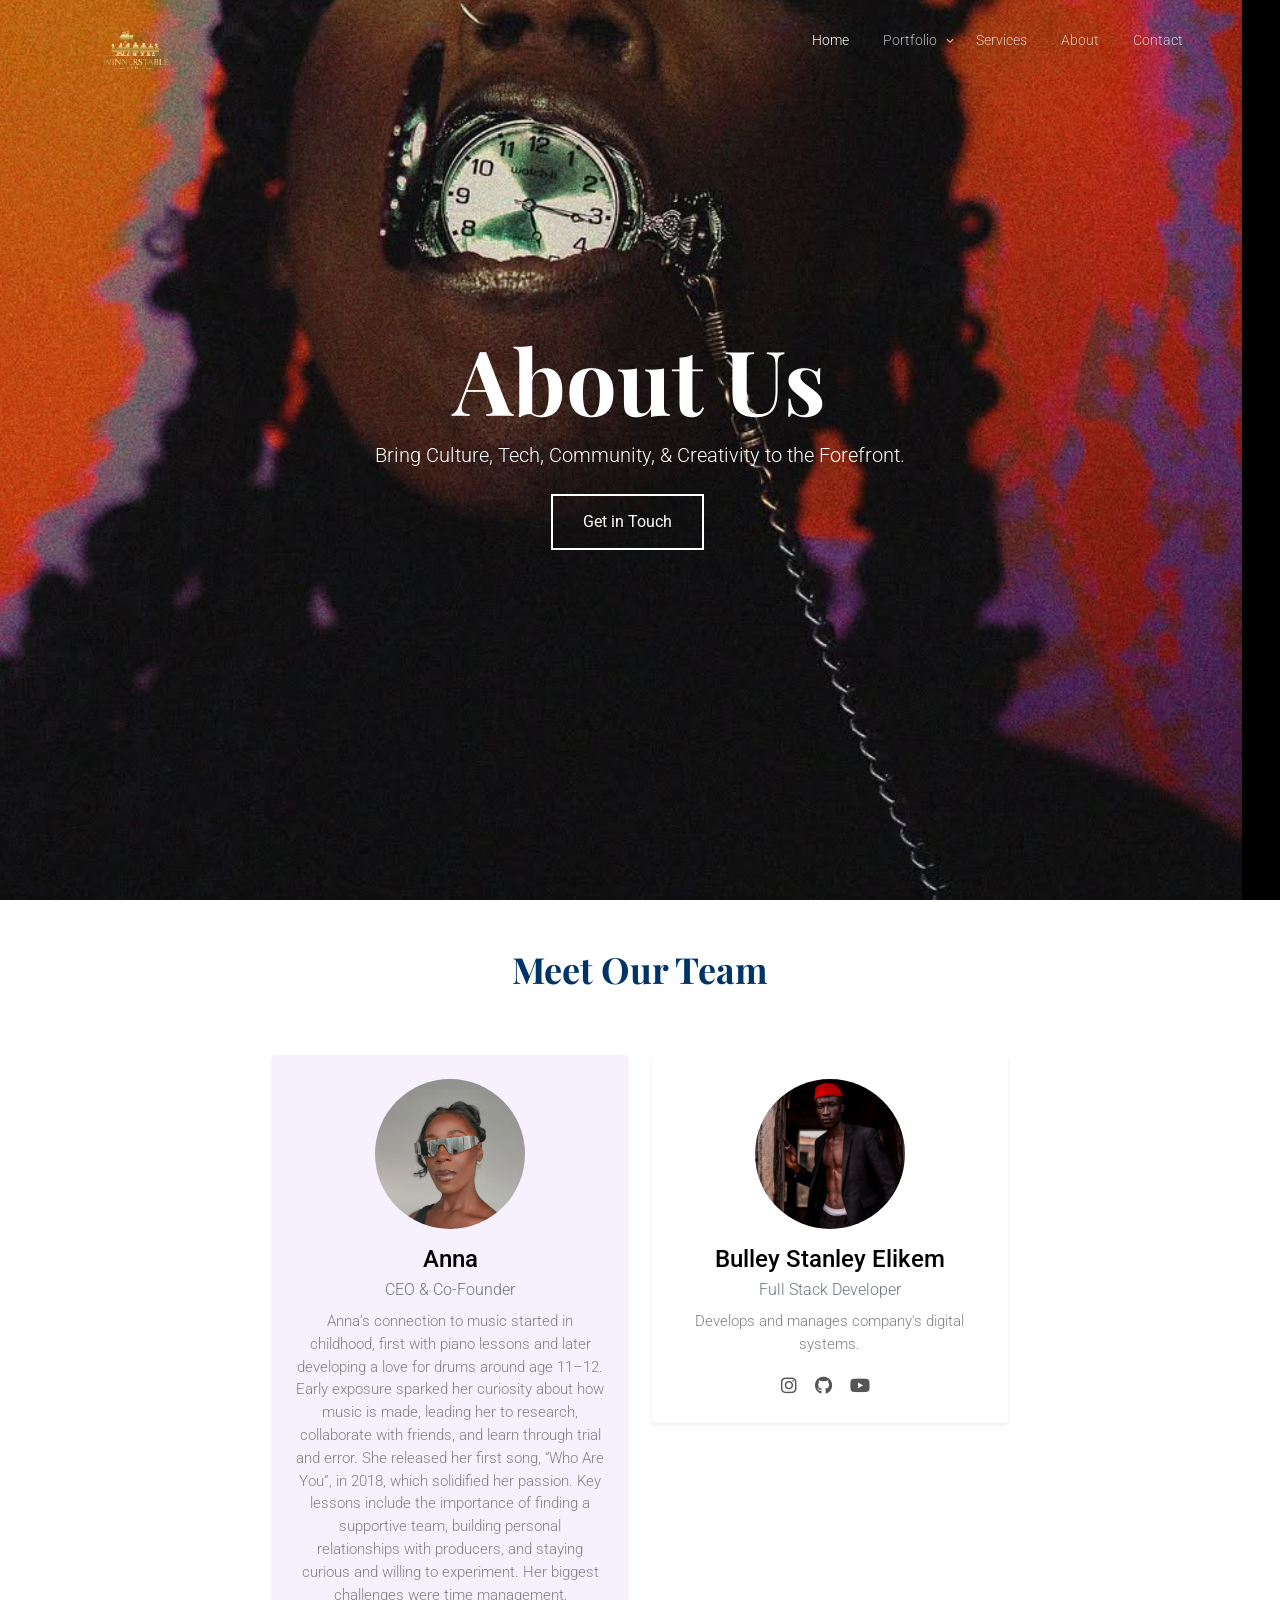
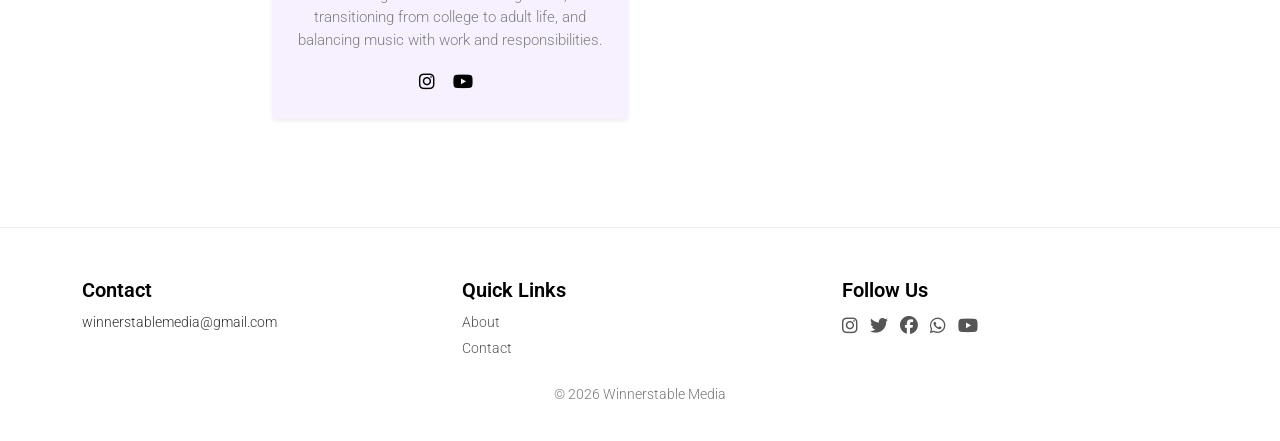
<file: about.html>
<!doctype html>
<html lang="en">
<head>
	<!-- Required meta tags -->
	<meta charset="utf-8">
	<meta name="viewport" content="width=device-width, initial-scale=1">
	
	<meta name="author" content="Untree.co">


	<meta name="description" content="" />
	<meta name="keywords" content="bootstrap, bootstrap5" />

	<link rel="preconnect" href="https://fonts.gstatic.com">
	<link href="https://fonts.googleapis.com/css2?family=Playfair+Display:wght@400;700&family=Roboto:wght@300;400&display=swap" rel="stylesheet">


	<link rel="stylesheet" href="fonts/icomoon/style.css">
	<link rel="stylesheet" href="fonts/feather/style.css">

	<link rel="stylesheet" href="css/tiny-slider.css">
	<link rel="stylesheet" href="css/aos.css">
	<link rel="stylesheet" href="css/glightbox.min.css">
	<link rel="stylesheet" href="css/style.css">
		<link rel="stylesheet" href="https://cdnjs.cloudflare.com/ajax/libs/font-awesome/6.5.1/css/all.min.css">


	<title></title>
</head>
<body>

	<div class="site-mobile-menu site-navbar-target">
		<div class="site-mobile-menu-header">
			<div class="site-mobile-menu-close">
				<span class="icofont-close js-menu-toggle"></span>
			</div>
		</div>
		<div class="site-mobile-menu-body"></div>
	</div>

<nav class="site-nav">
		<div class="container">
			<div class="site-navigation">
					<img src="New folder (2)/logo2.png" alt="Logo" class="logo m-0" style="height:60px">
				<ul class="js-clone-nav d-none d-lg-inline-block text-start site-menu float-end">
					<li class="active"><a href="index.html">Home</a></li>
					<li class="has-children">
						<a href="#">Portfolio</a>
						<ul class="dropdown">
							<li><a href="portfolio.html">Photography</a></li>
							<li><a href="port.html">Cyphers & Videos</a></li>
							
						</ul>
					</li>
					<li><a href="services.html">Services</a></li>
					
					<li><a href="about.html">About</a></li>
					<li><a href="contact.html">Contact</a></li>
				</ul>

				<a href="#" class="burger ms-auto float-end site-menu-toggle mt-2 js-menu-toggle d-inline-block d-lg-none light" data-toggle="collapse" data-target="#main-navbar">
					<span></span>
				</a>
			</div>
		</div>
	</nav>

	<div class="hero v-h-full overlay">
		<div class="img-bg rellax">
			<img src="New folder (2)/ceo1.jpg" alt="Image" class="img-fluid">
		</div>
		<div class="container">
			<div class="row align-items-center v-h-full">

				<div class="col-lg-7 col-xxl-6 mx-auto text-center">
					<h1 class="heading-2 text-white mb-3" data-aos="fade-up">About Us</h1>
					<p data-aos="fade-up" data-aos-delay="200" class="text-white lead mb-4">Bring Culture, Tech, Community, & Creativity to the Forefront.</p>
					<p data-aos="fade-up" data-aos-delay="300"><a href="https://docs.google.com/forms/u/0/d/1tjcCyT9pvh52coMrXi-SUigFeWudU8INa41ZSLQNEVE/viewform?fbclid=PAZXh0bgNhZW0CMTEAAaeF6SMESNtVqNHkvNs5_ryOWYgmDwOGkzhfI4kRjclXrP67W4aGKrJ_7GIzHA_aem_TIJdbgPn8CtOHz0YK9rz0w&edit_requested=true" class="btn btn-primary-outline white me-4">Get in Touch</a></p>
				</div>

			</div>
		</div>

	</div>




<div class="section team-section py-5">
  <div class="container">
    <div class="row text-center mb-5">
      <div class="col-lg-8 mx-auto">
        <h2 class="section-title">Meet Our Team</h2>
        <p class="lead"></p>
      </div>
    </div>

    <div class="row justify-content-center g-4">

      <!-- CEO -->
      <div class="col-md-6 col-lg-4">
       <div class="team-member ceo-card p-4 text-center rounded shadow-sm" style="background-color: #f7f0ff;">

          <img src="New folder (2)/ceo.jpg" alt="Anna" class="img-fluid rounded-circle mb-3" style="width: 150px; height: 150px;">
          <h4 class="mb-1">Anna</h4>
          <p class="text-muted mb-2">CEO & Co-Founder</p>
          <p class="mb-3" style="font-size: 0.95rem;">
           Anna’s connection to music started in childhood, first with piano lessons and later developing a love for drums around age 11–12. Early exposure sparked her curiosity about how music is made, 
		   leading her to research, collaborate with friends, and learn through trial and error. 
		   She released her first song, “Who Are You”, in 2018, which solidified her passion. 
		   Key lessons include the importance of finding a supportive team, building personal relationships with producers, and staying curious and willing to experiment. Her biggest challenges were time management, transitioning from college to adult life, and balancing music with work and responsibilities.
          </p>
          <div class="social">
            <a href="https://www.instagram.com/annathewin/" class="me-2"><i class="fab fa-instagram"></i></a>
            <!-- <a href="#" class="me-2"><i class="fab fa-twitter"></i></a>
            <a href="#" class="me-2"><i class="fab fa-facebook"></i></a> -->
            <a href="https://www.youtube.com/watch?v=zOVAXbcwMKs" class="me-2"><i class="fab fa-youtube"></i></a>
          </div>
        </div>
      </div>

      <!-- Worker 1 -->
      <div class="col-md-6 col-lg-4">
        <div class="team-member p-4 text-center rounded shadow-sm">
          <img src="New folder (2)/bulley.jpg" alt="John Doe" class="img-fluid rounded-circle mb-3" style="width: 150px; height: 150px;">
          <h4 class="mb-1">Bulley Stanley Elikem</h4>
          <p class="text-muted mb-2">Full Stack Developer</p>
          <p class="mb-3" style="font-size: 0.95rem;">
           Develops and manages company's digital systems.
          </p>
          <div class="social">
           <a href="https://www.instagram.com/bulleymelanin/" class="me-2"><i class="fab fa-instagram"></i></a>
            <a href="https://github.com/stanleybulley" class="me-2"><i class="fab fa-github"></i></a>
			<a href="https://www.youtube.com/@stanleybulley" class="me-2"><i class="fab fa-youtube"></i></a>
          </div>
        </div>
      </div>

    
      </div>

      <!-- Worker 2 -->
     
      <!-- Add more workers here following the same structure -->

    </div>
  </div>
</div>

    
    



		
<div class="site-footer">
  <div class="container">

    <div class="row">

      <div class="col-lg-4 footer-box">
        <h5>Contact</h5>
        <p>winnerstablemedia@gmail.com</p>
      </div>

      <div class="col-lg-4 footer-box">
        <h5>Quick Links</h5>
        <a href="about.html">About</a><br>
        <a href="contact.html">Contact</a>
      </div>

      <div class="col-lg-4 footer-box">
        <h5>Follow Us</h5>
        <div class="social">
          <a href="https://www.instagram.com/winnerstablemedia/"><i class="fab fa-instagram"></i></a>
          <a href="#"><i class="fab fa-twitter"></i></a>
          <a href="#"><i class="fab fa-facebook"></i></a>
          <a href="https://wa.me/13473309556?text=Hello%20there!" target="_blank"><i class="fab fa-whatsapp"></i></a>
          <a href="https://www.youtube.com/@Winnerstablemedia"><i class="fab fa-youtube"></i></a>
        </div>
      </div>

    </div>

    <div class="footer-bottom text-center">
      <p>
        © <script>document.write(new Date().getFullYear());</script> Winnerstable Media
      </p>
    </div>

  </div>
</div>

	<!-- Preloader -->
	<div id="overlayer"></div>
	<div class="loader">
		<div class="spinner-border" role="status">
			<span class="visually-hidden">Loading...</span>
		</div>
	</div>


	<script src="js/bootstrap.bundle.min.js"></script>
	<script src="js/tiny-slider.js"></script>
	<script src="js/aos.js"></script>
	<script src="js/navbar.js"></script>
	<script src="js/glightbox.min.js"></script>
	<script src="js/rellax.min.js"></script>
	<script src="js/custom.js"></script>
</body>
</html>
</file>
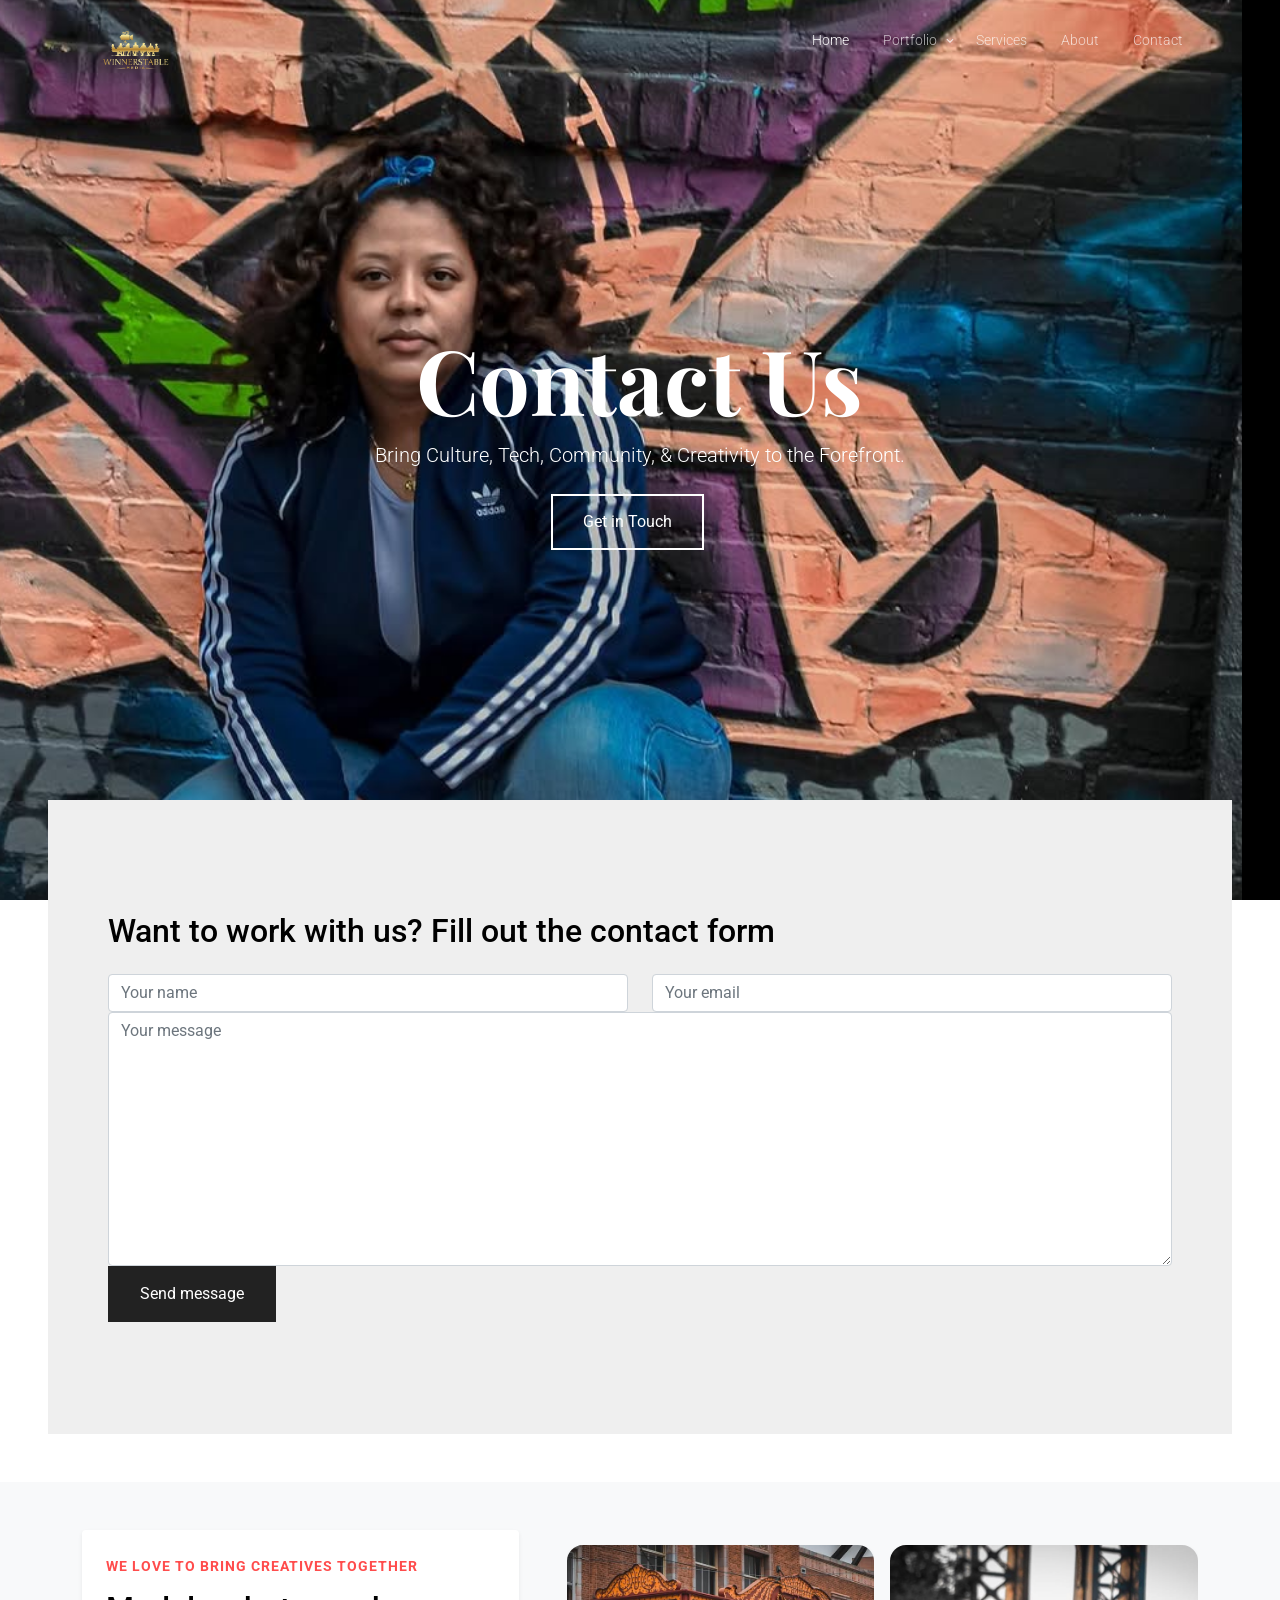
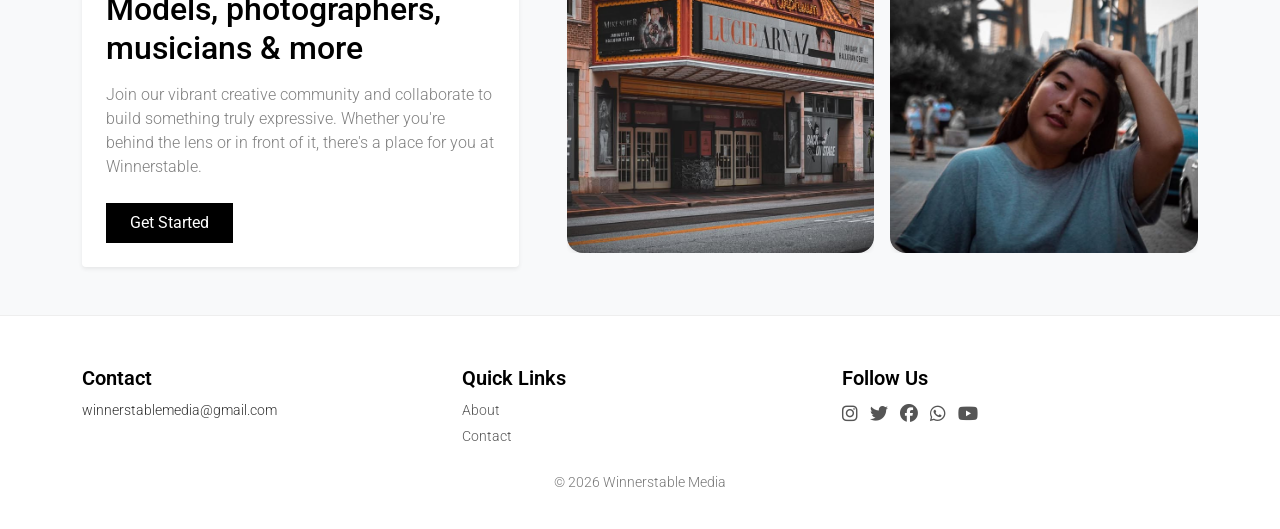
<file: contact.html>
<!doctype html>
<html lang="en">
<head>
	<!-- Required meta tags -->
	<meta charset="utf-8">
	<meta name="viewport" content="width=device-width, initial-scale=1">
	
	<meta name="author" content="Untree.co">


	<meta name="description" content="" />
	<meta name="keywords" content="bootstrap, bootstrap5" />
	
	<link rel="preconnect" href="https://fonts.gstatic.com">
	<link href="https://fonts.googleapis.com/css2?family=Playfair+Display:wght@400;700&family=Roboto:wght@300;400&display=swap" rel="stylesheet">


	<link rel="stylesheet" href="fonts/icomoon/style.css">
	<link rel="stylesheet" href="fonts/feather/style.css">

	<link rel="stylesheet" href="css/tiny-slider.css">
	<link rel="stylesheet" href="css/aos.css">
	<link rel="stylesheet" href="css/glightbox.min.css">
	<link rel="stylesheet" href="css/style.css">
		<link rel="stylesheet" href="https://cdnjs.cloudflare.com/ajax/libs/font-awesome/6.5.1/css/all.min.css">


	<title>Winnerstable</title>
</head>
<body>

	<div class="site-mobile-menu site-navbar-target">
		<div class="site-mobile-menu-header">
			<div class="site-mobile-menu-close">
				<span class="icofont-close js-menu-toggle"></span>
			</div>
		</div>
		<div class="site-mobile-menu-body"></div>
	</div>

<nav class="site-nav">
		<div class="container">
			<div class="site-navigation">
					<img src="New folder (2)/logo2.png" alt="Logo" class="logo m-0" style="height:60px">

				<ul class="js-clone-nav d-none d-lg-inline-block text-start site-menu float-end">
					<li class="active"><a href="index.html">Home</a></li>
					<li class="has-children">
						<a href="#">Portfolio</a>
						<ul class="dropdown">
							<li><a href="portfolio.html">Photography</a></li>
							<li><a href="port.html">Cyphers & Videos</a></li>
							
						</ul>
					</li>
					<li><a href="services.html">Services</a></li>
					
					<li><a href="about.html">About</a></li>
					<li><a href="contact.html">Contact</a></li>
				</ul>

				<a href="#" class="burger ms-auto float-end site-menu-toggle mt-2 js-menu-toggle d-inline-block d-lg-none light" data-toggle="collapse" data-target="#main-navbar">
					<span></span>
				</a>
			</div>
		</div>
	</nav>


	<div class="hero v-h-full overlay">
		<div class="img-bg rellax">
			<img src="New folder (2)/67.jpg" alt="Image" class="img-fluid">
		</div>
		<div class="container">
			<div class="row align-items-center v-h-full">

				<div class="col-lg-7 col-xxl-6 mx-auto text-center">
					<h1 class="heading-2 text-white mb-3" data-aos="fade-up">Contact Us</h1>
				<p data-aos="fade-up" data-aos-delay="200" class="text-white lead mb-4">Bring Culture, Tech, Community, & Creativity to the Forefront.</p>
					<p data-aos="fade-up" data-aos-delay="300"><a href="https://docs.google.com/forms/u/0/d/1tjcCyT9pvh52coMrXi-SUigFeWudU8INa41ZSLQNEVE/viewform?fbclid=PAZXh0bgNhZW0CMTEAAaeF6SMESNtVqNHkvNs5_ryOWYgmDwOGkzhfI4kRjclXrP67W4aGKrJ_7GIzHA_aem_TIJdbgPn8CtOHz0YK9rz0w&edit_requested=true" class="btn btn-primary-outline white me-4">Get in Touch</a></p>
				</div>

			</div>
		</div>

	</div>





	<div class="section section-contact m-md-5 px-md-5">
		<div class="container">
			<h2>Want to work with us? Fill out the contact form </h2>
			<p class="mb-4"></p>

		 <form name="contact" method="POST" data-netlify="true">
				<div class="row">
					<div class="col-lg-6">
						<div class="form-group">
							<input type="text" class="form-control" placeholder="Your name">
						</div>	
					</div>
					<div class="col-lg-6">
						<div class="form-group">
							<input type="email" class="form-control" placeholder="Your email">
						</div>
					</div>
				</div>

				<div class="col-lg-12">
					<div class="form-group">
						<textarea rows="10" cols="10" class="form-control" placeholder="Your message"></textarea>
					</div>
				</div>

				<div class="col-lg-6">
					<input type="submit" class="btn btn-black" value="Send message">
				</div>

			</form>
		</div>	
	</div>

	<div class="section bg-light py-5">
  <div class="container">
    <div class="row align-items-center g-5">
      <!-- Text Content -->
      <div class="col-lg-5" data-aos="fade-up">
        <div class="p-4 rounded bg-white shadow-sm">
          <span class="subheading d-inline-block mb-3 text-primary fw-semibold">We love to bring Creatives together</span>
          <h2 class="mb-3">Models, photographers, musicians & more</h2>
          <p class="mb-4">Join our vibrant creative community and collaborate to build something truly expressive. Whether you're behind the lens or in front of it, there's a place for you at Winnerstable.</p>
          <a href="#" class="btn btn-dark px-4 py-2">Get Started</a>
        </div>
      </div>

      <!-- Equal Size Images -->
      <div class="col-lg-7" data-aos="fade-up" data-aos-delay="100">
        <div class="row g-3">
          <div class="col-6">
            <div class="image-wrapper">
              <img src="New folder (2)/cv.jpg" alt="Creative One" class="img-fluid rounded-4 shadow-sm">
            </div>
          </div>
          <div class="col-6">
            <div class="image-wrapper">
              <img src="New folder (2)/mn.jpg" alt="Creative Two" class="img-fluid rounded-4 shadow-sm">
            </div>
          </div>
        </div>
      </div>
    </div>
  </div>
</div>



	
<div class="site-footer">
  <div class="container">

    <div class="row">

      <div class="col-lg-4 footer-box">
        <h5>Contact</h5>
        <p>winnerstablemedia@gmail.com</p>
      </div>

      <div class="col-lg-4 footer-box">
        <h5>Quick Links</h5>
        <a href="about.html">About</a><br>
        <a href="contact.html">Contact</a>
      </div>

      <div class="col-lg-4 footer-box">
        <h5>Follow Us</h5>
        <div class="social">
          <a href="https://www.instagram.com/winnerstablemedia/"><i class="fab fa-instagram"></i></a>
          <a href="#"><i class="fab fa-twitter"></i></a>
          <a href="#"><i class="fab fa-facebook"></i></a>
          <a href="https://wa.me/13473309556?text=Hello%20there!" target="_blank"><i class="fab fa-whatsapp"></i></a>
          <a href="https://www.youtube.com/@Winnerstablemedia"><i class="fab fa-youtube"></i></a>
        </div>
      </div>

    </div>

    <div class="footer-bottom text-center">
      <p>
        © <script>document.write(new Date().getFullYear());</script> Winnerstable Media
      </p>
    </div>

  </div>
</div>



	<!-- Preloader -->
	<div id="overlayer"></div>
	<div class="loader">
		<div class="spinner-border" role="status">
			<span class="visually-hidden">Loading...</span>
		</div>
	</div>
	

	<script src="js/bootstrap.bundle.min.js"></script>
	<script src="js/tiny-slider.js"></script>
	<script src="js/aos.js"></script>
	<script src="js/navbar.js"></script>
	<script src="js/glightbox.min.js"></script>
	<script src="js/rellax.min.js"></script>
	<script src="js/custom.js"></script>
</body>
</html>
</file>
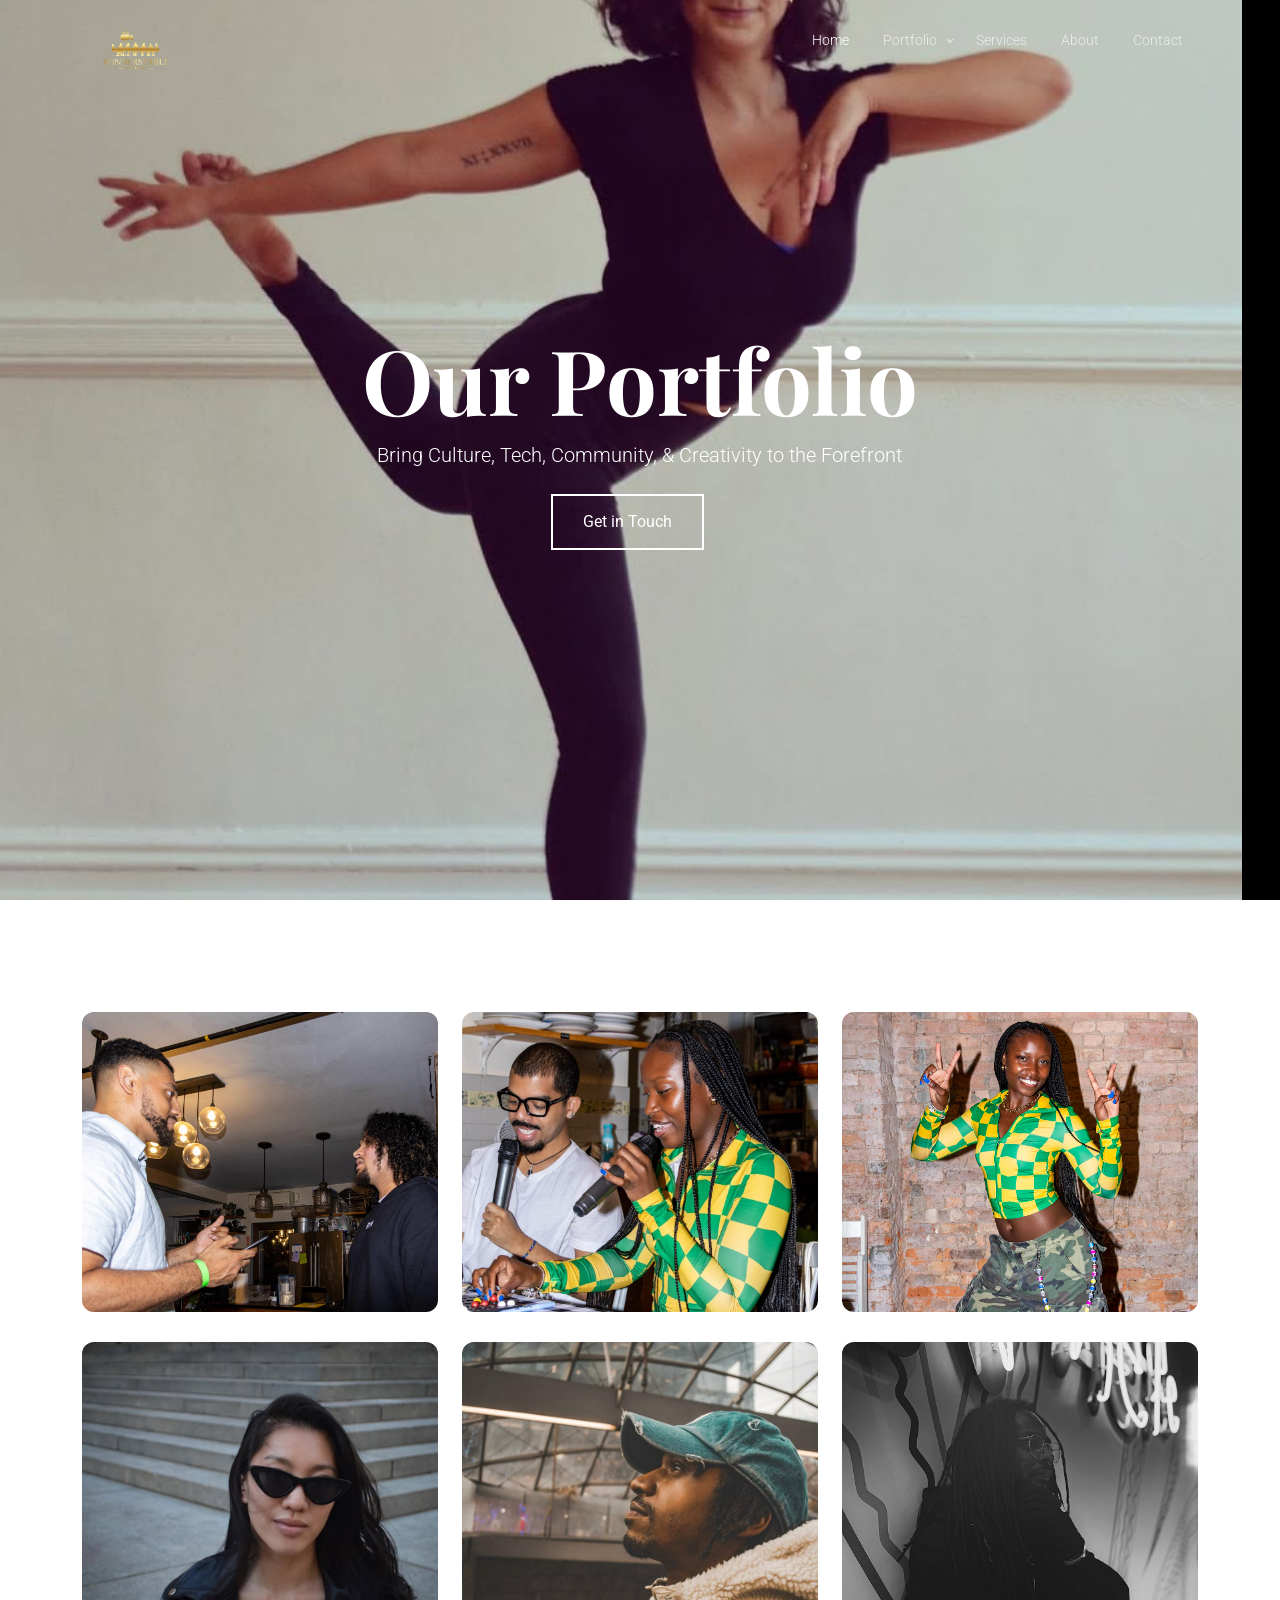
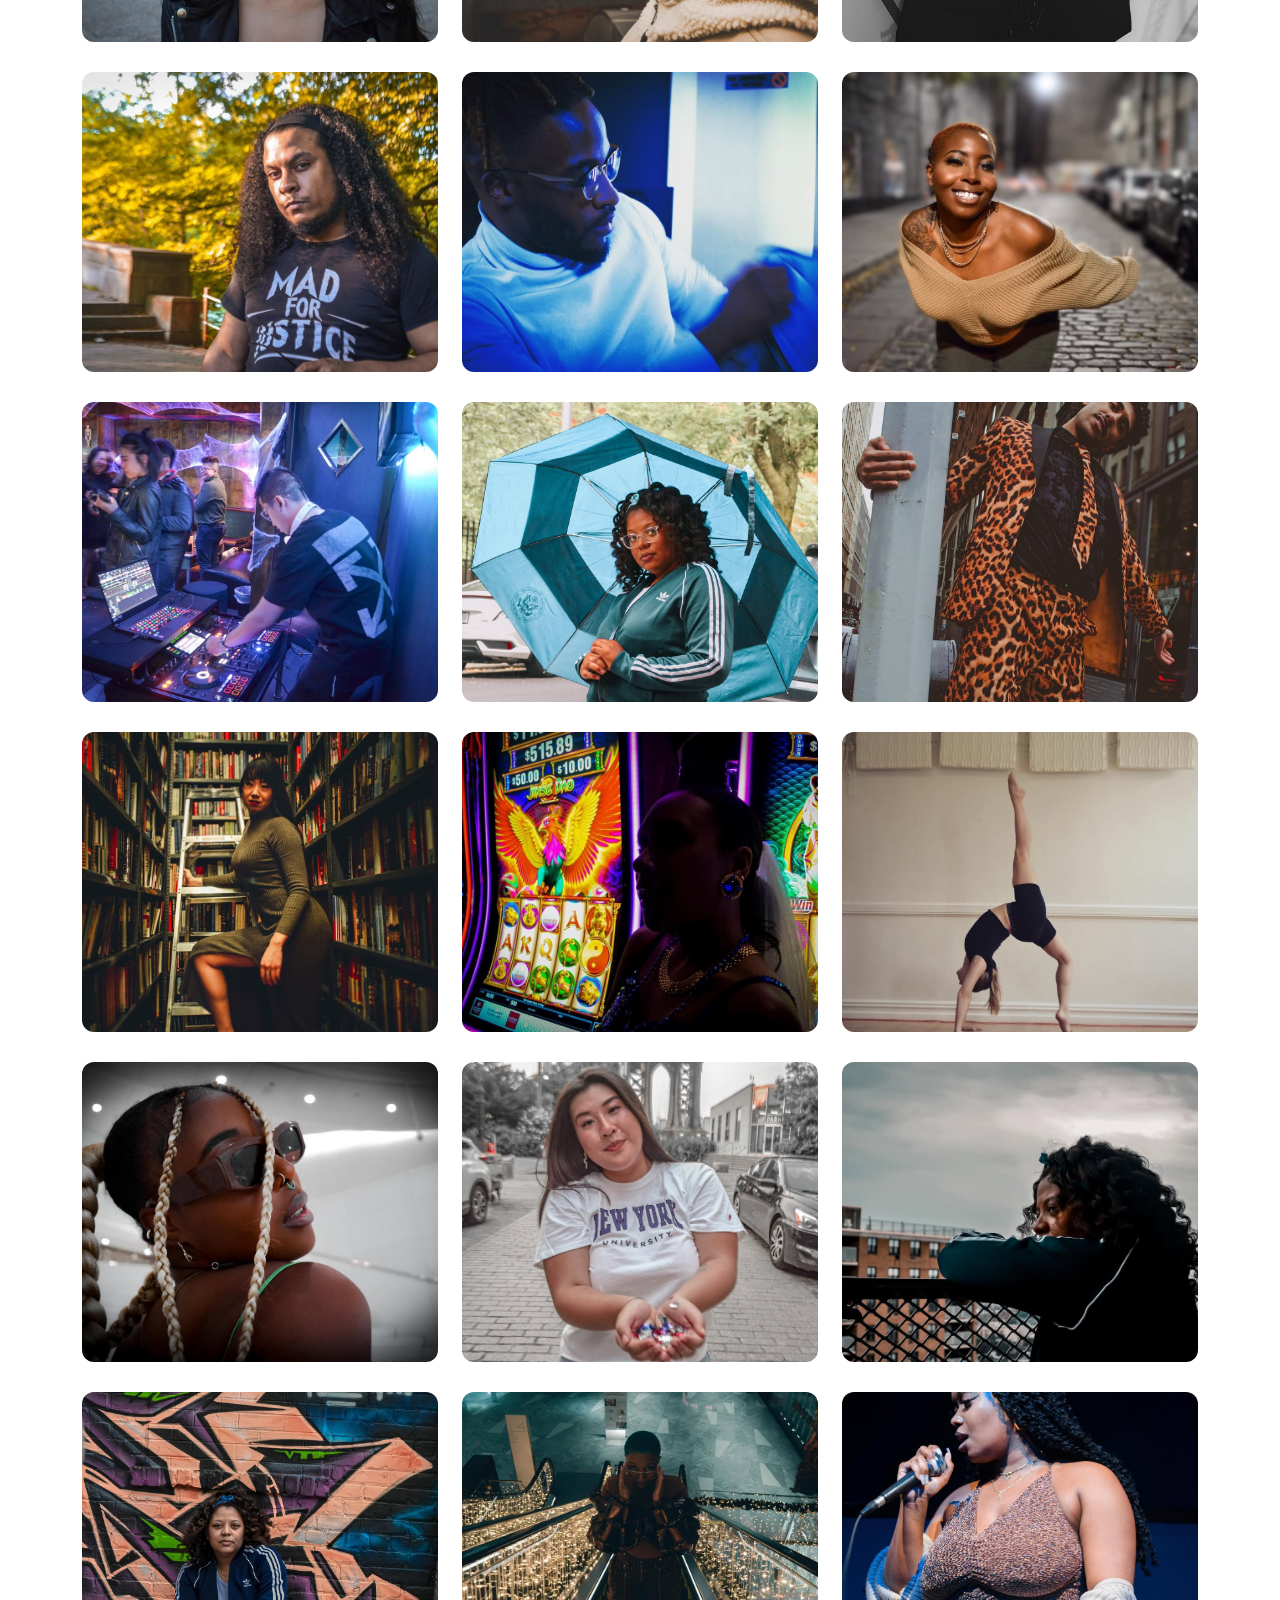
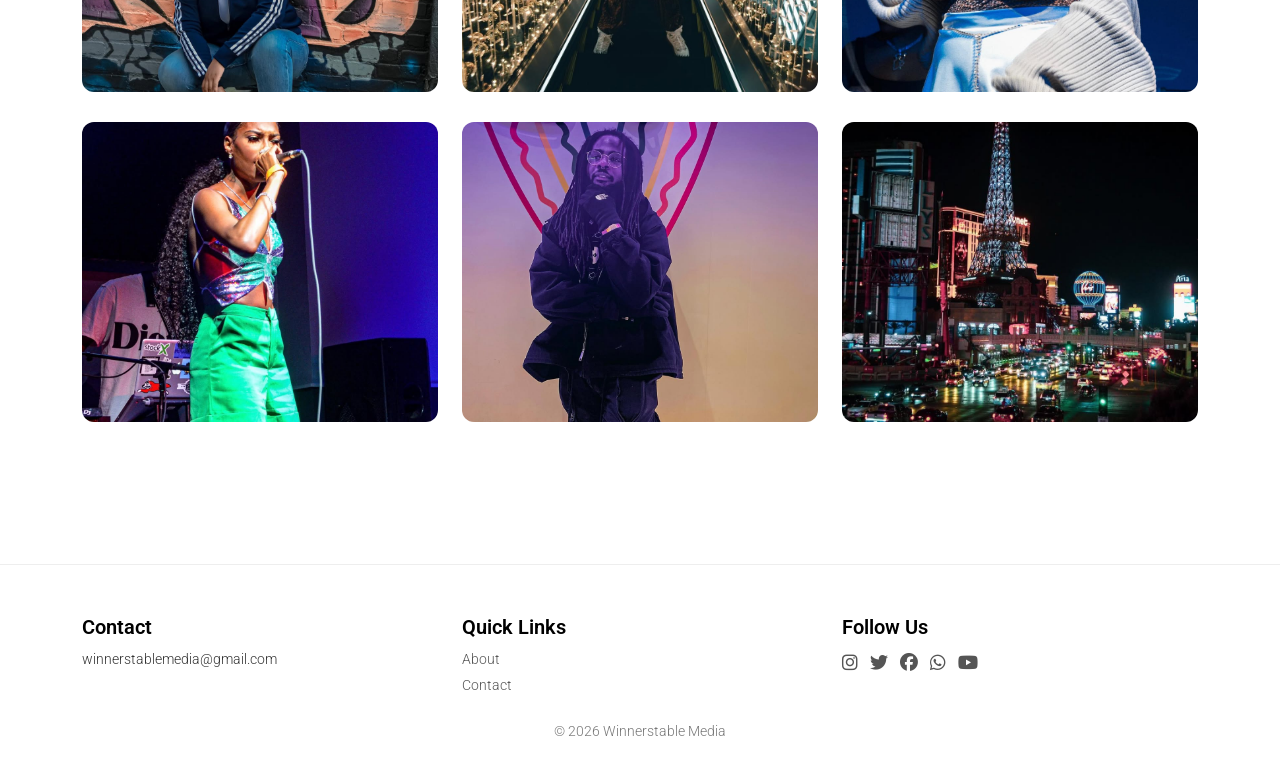
<file: portfolio.html>
<!doctype html>
<html lang="en">
<head>
	<!-- Required meta tags -->
	<meta charset="utf-8">
	<meta name="viewport" content="width=device-width, initial-scale=1">
	
	<meta name="author" content="Untree.co">


	<meta name="description" content="" />
	<meta name="keywords" content="bootstrap, bootstrap5" />
	
	<link rel="preconnect" href="https://fonts.gstatic.com">
	<link href="https://fonts.googleapis.com/css2?family=Playfair+Display:wght@400;700&family=Roboto:wght@300;400&display=swap" rel="stylesheet">


	<link rel="stylesheet" href="fonts/icomoon/style.css">
	<link rel="stylesheet" href="fonts/feather/style.css">

	<link rel="stylesheet" href="css/tiny-slider.css">
	<link rel="stylesheet" href="css/aos.css">
	<link rel="stylesheet" href="css/glightbox.min.css">
	<link rel="stylesheet" href="css/style.css">
		<link rel="stylesheet" href="https://cdnjs.cloudflare.com/ajax/libs/font-awesome/6.5.1/css/all.min.css">


	<title>Winnerstable</title>
</head>
<body>

	<div class="site-mobile-menu site-navbar-target">
		<div class="site-mobile-menu-header">
			<div class="site-mobile-menu-close">
				<span class="icofont-close js-menu-toggle"></span>
			</div>
		</div>
		<div class="site-mobile-menu-body"></div>
	</div>

	<nav class="site-nav">
		<div class="container">
			<div class="site-navigation">
			<a href="#">
    	<img src="New folder (2)/logo2.png" alt="Logo" class="logo m-0" style="height:60px">
  </a>

					<ul class="js-clone-nav d-none d-lg-inline-block text-start site-menu float-end">
					<li class="active"><a href="index.html">Home</a></li>
					<li class="has-children">
						<a href="#">Portfolio</a>
						<ul class="dropdown">
							<li><a href="portfolio.html">Photography</a></li>
							<li><a href="port.html">Cyphers & Videos</a></li>
							
						</ul>
					</li>
					<li><a href="services.html">Services</a></li>
					
					<li><a href="about.html">About</a></li>
					<li><a href="contact.html">Contact</a></li>
				</ul>

				<a href="#" class="burger ms-auto float-end site-menu-toggle mt-2 js-menu-toggle d-inline-block d-lg-none light" data-toggle="collapse" data-target="#main-navbar">
					<span></span>
				</a>
			</div>
		</div>
	</nav>


	<div class="hero v-h-full overlay">
		<div class="img-bg rellax">
			<img src="New folder (2)/223.jpg" alt="Image" class="img-fluid">
		</div>
		<div class="container">
			<div class="row align-items-center v-h-full">

				<div class="col-lg-7 col-xxl-6 mx-auto text-center">
					<h1 class="heading-2 text-white mb-3" data-aos="fade-up">Our Portfolio</h1>
					<p data-aos="fade-up" data-aos-delay="200" class="text-white lead mb-4">Bring Culture, Tech, Community, & Creativity to the Forefront</p>
					<p data-aos="fade-up" data-aos-delay="300"><a href="contact.html" class="btn btn-primary-outline white me-4">Get in Touch</a></p>
				</div>

			</div>
		</div>

	</div>




	<div class="section">
		<div class="container">

			<div class="row">
				<div class="container-fluid">
					<div class="row">

	<div class="col-md-6 col-lg-4" data-aos="fade-up" data-aos-delay="200">
							<a href="New folder (2)/w11.jpeg" class="media-1 glightbox">
								<img src="New folder (2)/w11.jpeg" alt="Image" class="img-fluid">
								<div class="media-1-content">
									<h2></h2>
									<span class="category"> speed date event</span>
								</div>
							</a>
						</div>
						<div class="col-md-6 col-lg-4" data-aos="fade-up" data-aos-delay="200">
							<a href="New folder (2)/w14.jpeg" class="media-1 glightbox">
								<img src="New folder (2)/w14.jpeg" alt="Image" class="img-fluid">
								<div class="media-1-content">
									<h2>shoot from our speed date event</h2>
									<span class="category"></span>
								</div>
							</a>
						</div>

						<div class="col-md-6 col-lg-4" data-aos="fade-up" data-aos-delay="200">
							<a href="New folder (2)/w19.jpeg" class="media-1 glightbox">
								<img src="New folder (2)/w19.jpeg" alt="Image" class="img-fluid">
								<div class="media-1-content">
									<h2>shoot from our speed date event</h2>
									<span class="category"></span>
								</div>
							</a>
						</div>

						<div class="col-md-6 col-lg-4" data-aos="fade-up" data-aos-delay="200">
							<a href="New folder (2)/Actress Fafa live in action 🎬.jpg" class="media-1 glightbox">
								<img src="New folder (2)/Actress Fafa live in action 🎬.jpg" alt="Image" class="img-fluid">
								<div class="media-1-content">
									<h2>Actress fafa in action</h2>
									<span class="category"></span>
								</div>
							</a>
						</div>
						<div class="col-md-6 col-lg-4" data-aos="fade-up" data-aos-delay="300">
							<a href="New folder (2)/nnnnnnnnnnn.jpg" class="media-1 glightbox">
								<img src="New folder (2)/nnnnnnnnnnn.jpg" alt="Image" class="img-fluid">
								<div class="media-1-content">
									<h2>@ownlane keno</h2>
									<span class="category"></span>
								</div>
							</a>
						</div>

						<div class="col-md-6 col-lg-4" data-aos="fade-up" data-aos-delay="300">
							<a href="New folder (2)/Close up with artist-engineer @garlicjunior.jpg" class="media-1 glightbox">
								<img src="New folder (2)/Close up with artist-engineer @garlicjunior.jpg" alt="Image" class="img-fluid">
								<div class="media-1-content">
									<h2>@garlicjunior</h2>
									<span class="category">artist-engineer</span>
								</div>
							</a>
						</div>

						<div class="col-md-6 col-lg-4" data-aos="fade-up" data-aos-delay="100">
							<a href="New folder (2)/Anybody Else Excited For The New Year 🎸😊💥 Wrapping this year up with some fire photos of @jus.jpg" class="media-1 glightbox">
								<img src="New folder (2)/Anybody Else Excited For The New Year 🎸😊💥 Wrapping this year up with some fire photos of @jus.jpg" alt="Image" class="img-fluid">
								<div class="media-1-content">
									<h2>@justicelabrave</h2>
									<span class="category">prospect park</span>
								</div>
							</a>
						</div>


	<div class="col-md-6 col-lg-4" data-aos="fade-up" data-aos-delay="300">
							<a href="New folder (2)/go.jpg" class="media-1 glightbox">
								<img src="New folder (2)/go.jpg" alt="Image" class="img-fluid">
								<div class="media-1-content">
									<h2>@sainowumi</h2>
									<span class="category"></span>
								</div>
							</a>
						</div>

					

					<div class="col-md-6 col-lg-4" data-aos="fade-up" data-aos-delay="300">
							<a href="New folder (2)/Nothing can dim the light which shines from within 💡~Maya Angelou.jpg" class="media-1 glightbox">
								<img src="New folder (2)/Nothing can dim the light which shines from within 💡~Maya Angelou.jpg" alt="Image" class="img-fluid">
								<div class="media-1-content">
									<h2>@Maya Angelou</h2>
									<span class="category">Nothing can dim the light which shines from within</span>
								</div>
							</a>
						</div>
						
					<div class="col-md-6 col-lg-4" data-aos="fade-up" data-aos-delay="300">
							<a href="New folder (2)/1212.jpg" class="media-1 glightbox">
								<img src="New folder (2)/1212.jpg" alt="Image" class="img-fluid">
								<div class="media-1-content">
									<h2>@pascallasaurus</h2>
									<span class="category">DJ</span>
								</div>
							</a>
						</div>

						<div class="col-md-6 col-lg-4" data-aos="fade-up" data-aos-delay="200">
							<a href="New folder (2)/123.jpg" class="media-1 glightbox">
								<img src="New folder (2)/123.jpg"Image" class="img-fluid">
								<div class="media-1-content">
									<h2>@srylee17</h2>
									<span class="category">I am so Brooklyn</span>
								</div>
							</a>
						</div>
						<div class="col-md-6 col-lg-4" data-aos="fade-up" data-aos-delay="300">
							<a href="New folder (2)/6.jpg" class="media-1 glightbox">
								<img src="New folder (2)/6.jpg" alt="Image" class="img-fluid">
								<div class="media-1-content">
									<h2>@weauxisme</h2>
									<span class="category">leopard suit</span>
								</div>
							</a>
						</div>


<div class="col-md-6 col-lg-4" data-aos="fade-up" data-aos-delay="300">
							<a href="New folder (2)/567.jpg" class="media-1 glightbox">
								<img src="New folder (2)/567.jpg" alt="Image" class="img-fluid">
								<div class="media-1-content">
									<h2></h2>
									<span class="category">Book store</span>
								</div>
							</a>
						</div>



						<div class="col-md-6 col-lg-4" data-aos="fade-up" data-aos-delay="300">
							<a href="New folder (2)/23334.jpg" class="media-1 glightbox">
								<img src="New folder (2)/23334.jpg" alt="Image" class="img-fluid">
								<div class="media-1-content">
									<h2></h2>
									<span class="category"></span>
								</div>
							</a>
						</div>


						<div class="col-md-6 col-lg-4" data-aos="fade-up" data-aos-delay="300">
							<a href="New folder (2)/2234.jpg" class="media-1 glightbox">
								<img src="New folder (2)/2234.jpg" alt="Image" class="img-fluid">
								<div class="media-1-content">
									<h2></h2>
									<span class="category">still in shock</span>
								</div>
							</a>
						</div>


						<div class="col-md-6 col-lg-4" data-aos="fade-up" data-aos-delay="300">
							<a href="New folder (2)/act.jpg" class="media-1 glightbox">
								<img src="New folder (2)/act.jpg" alt="Image" class="img-fluid">
								<div class="media-1-content">
									<h2>@dejaa</h2>
									<span class="category"></span>
								</div>
							</a>
						</div >


							<div class="col-md-6 col-lg-4" data-aos="fade-up" data-aos-delay="300">
							<a href="New folder (2)/oop.jpg" class="media-1 glightbox">
								<img src="New folder (2)/oop.jpg" alt="Image" class="img-fluid">
								<div class="media-1-content">
									<h2></h2>
									<span class="category">NYC</span>
								</div>
							</a>
						</div >

	<div class="col-md-6 col-lg-4" data-aos="fade-up" data-aos-delay="300">
							<a href="New folder (2)/yu.jpg" class="media-1 glightbox">
								<img src="New folder (2)/yu.jpg" alt="Image" class="img-fluid">
								<div class="media-1-content">
									<h2>@MissRiley</h2>
									<span class="category"></span>
								</div>
							</a>
						</div >

							<div class="col-md-6 col-lg-4" data-aos="fade-up" data-aos-delay="300">
							<a href="New folder (2)/67.jpg" class="media-1 glightbox">
								<img src="New folder (2)/67.jpg" alt="Image" class="img-fluid">
								<div class="media-1-content">
									<h2></h2>
									<span class="category"></span>
								</div>
							</a>
						</div >
						
	<div class="col-md-6 col-lg-4" data-aos="fade-up" data-aos-delay="300">
							<a href="New folder (2)/z (1).jpg" class="media-1 glightbox">
								<img src="New folder (2)/z (1).jpg" alt="Image" class="img-fluid">
								<div class="media-1-content">
									<h2>@natashathemuse</h2>
									<span class="category"></span>
								</div>
							</a>
						</div >


							<div class="col-md-6 col-lg-4" data-aos="fade-up" data-aos-delay="300">
							<a href="New folder (2)/z (2).jpg" class="media-1 glightbox">
								<img src="New folder (2)/z (2).jpg" loading="lazy" alt="Image" class="img-fluid">
								<div class="media-1-content">
									<h2></h2>
									<span class="category">Gem</span>
								</div>
							</a>
						</div >


							<div class="col-md-6 col-lg-4" data-aos="fade-up" data-aos-delay="300">
							<a href="New folder (2)/z (3).jpg" class="media-1 glightbox">
								<img src="New folder (2)/z (3).jpg" alt="Image" class="img-fluid">
								<div class="media-1-content">
									<h2>@iamsaneit</h2>
									<span class="category">Rocking it</span>
								</div>
							</a>
						</div >

							<div class="col-md-6 col-lg-4" data-aos="fade-up" data-aos-delay="300">
							<a href="New folder (2)/z (4).jpg" class="media-1 glightbox">
								<img src="New folder (2)/z (4).jpg" alt="Image" class="img-fluid">
								<div class="media-1-content">
									<h2></h2>
									<span class="category">Thinking of Master plan</span>
								</div>
							</a>
						</div >

						<div class="col-md-6 col-lg-4" data-aos="fade-up" data-aos-delay="300">
							<a href="New folder (2)/aaaaa (1).jpg" class="media-1 glightbox">
								<img src="New folder (2)/aaaaa (1).jpg" alt="Image" class="img-fluid">
								<div class="media-1-content">
									<h2></h2>
									<span class="category">las vegas</span>
								</div>
							</a>
						</div >

					</div>
				</div>
			</div>
		</div>
	</div>



					

	

<div class="site-footer">
  <div class="container">

    <div class="row">

      <div class="col-lg-4 footer-box">
        <h5>Contact</h5>
        <p>winnerstablemedia@gmail.com</p>
      </div>

      <div class="col-lg-4 footer-box">
        <h5>Quick Links</h5>
        <a href="about.html">About</a><br>
        <a href="contact.html">Contact</a>
      </div>

      <div class="col-lg-4 footer-box">
        <h5>Follow Us</h5>
        <div class="social">
          <a href="https://www.instagram.com/winnerstablemedia/"><i class="fab fa-instagram"></i></a>
          <a href="#"><i class="fab fa-twitter"></i></a>
          <a href="#"><i class="fab fa-facebook"></i></a>
          <a href="https://wa.me/13473309556?text=Hello%20there!" target="_blank"><i class="fab fa-whatsapp"></i></a>
          <a href="https://www.youtube.com/@Winnerstablemedia"><i class="fab fa-youtube"></i></a>
        </div>
      </div>

    </div>

    <div class="footer-bottom text-center">
      <p>
        © <script>document.write(new Date().getFullYear());</script> Winnerstable Media
      </p>
    </div>

  </div>
</div>


	<!-- Preloader -->
	<div id="overlayer"></div>
	<div class="loader">
		<div class="spinner-border" role="status">
			<span class="visually-hidden">Loading...</span>
		</div>
	</div>


	<script src="js/bootstrap.bundle.min.js"></script>
	<script src="js/tiny-slider.js"></script>
	<script src="js/aos.js"></script>
	<script src="js/navbar.js"></script>
	<script src="js/glightbox.min.js"></script>
	<script src="js/rellax.min.js"></script>
	<script src="js/custom.js"></script>
</body>
</html>
</file>
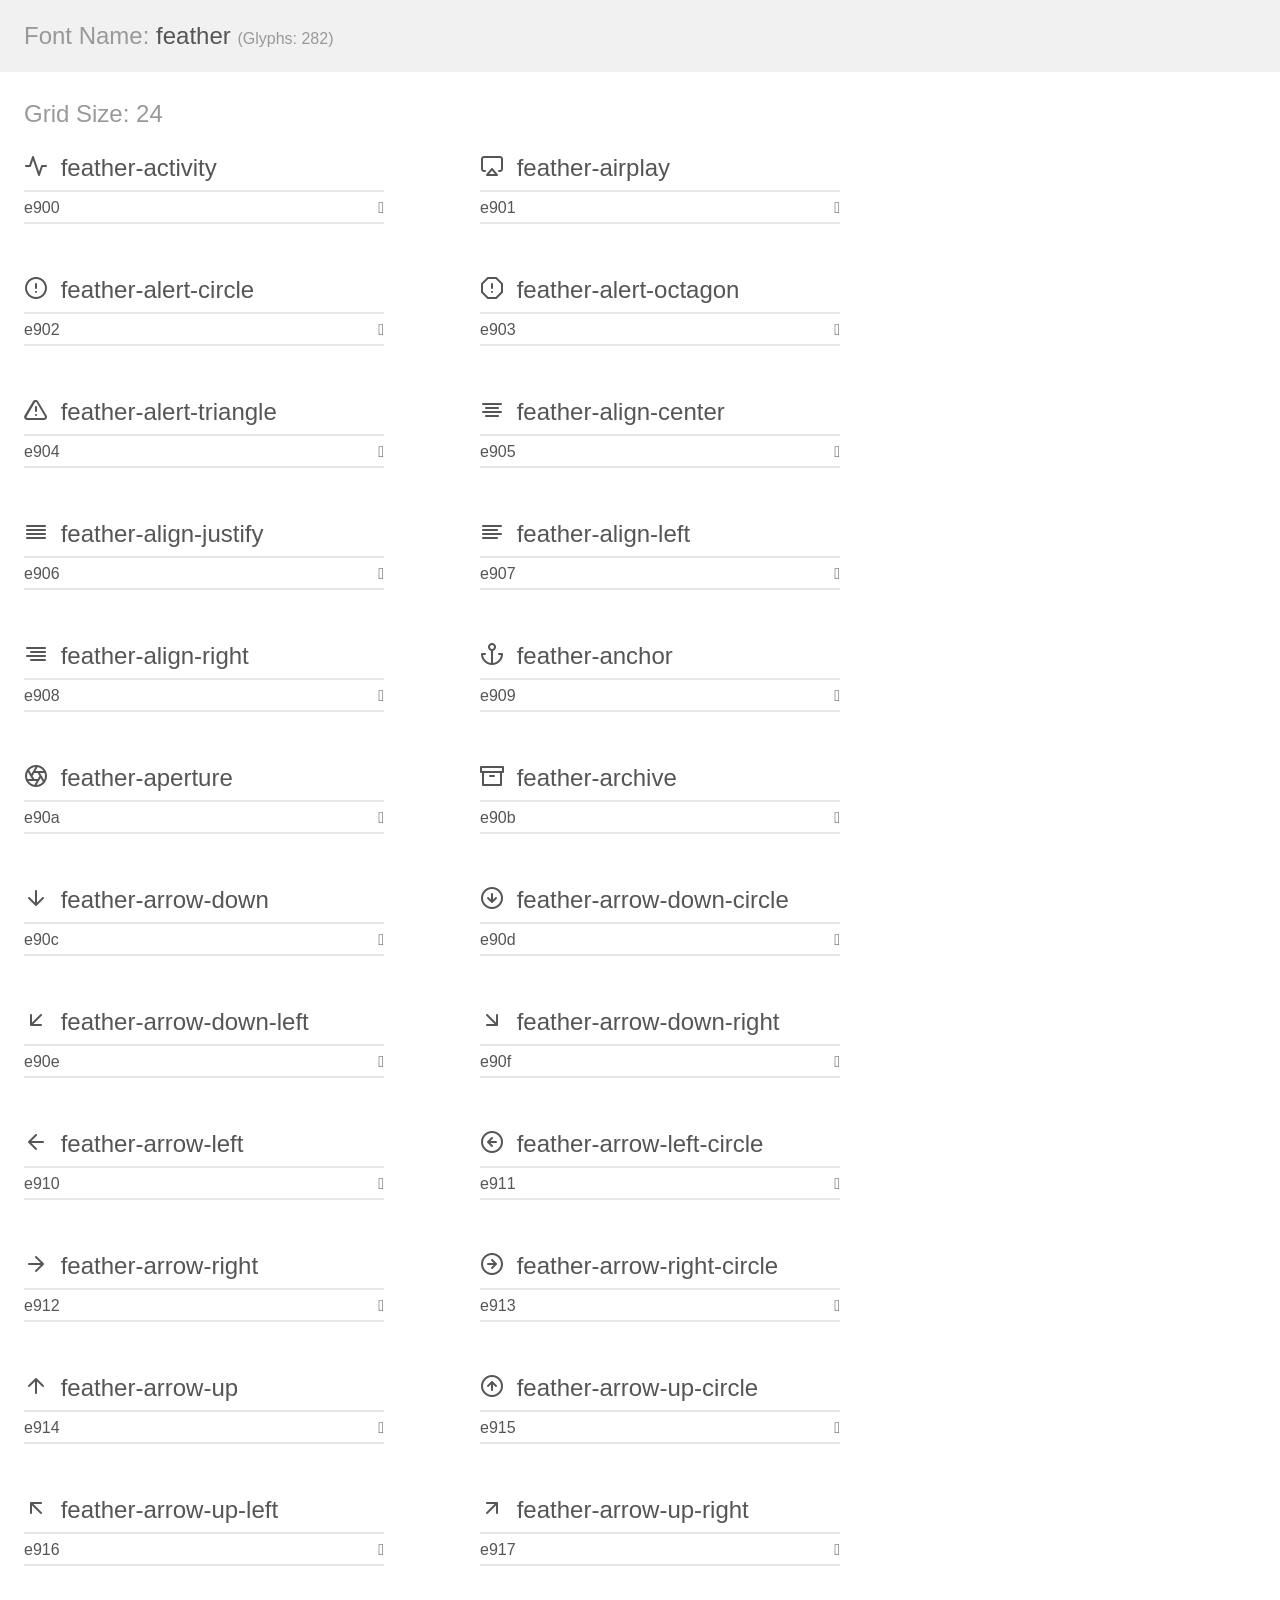
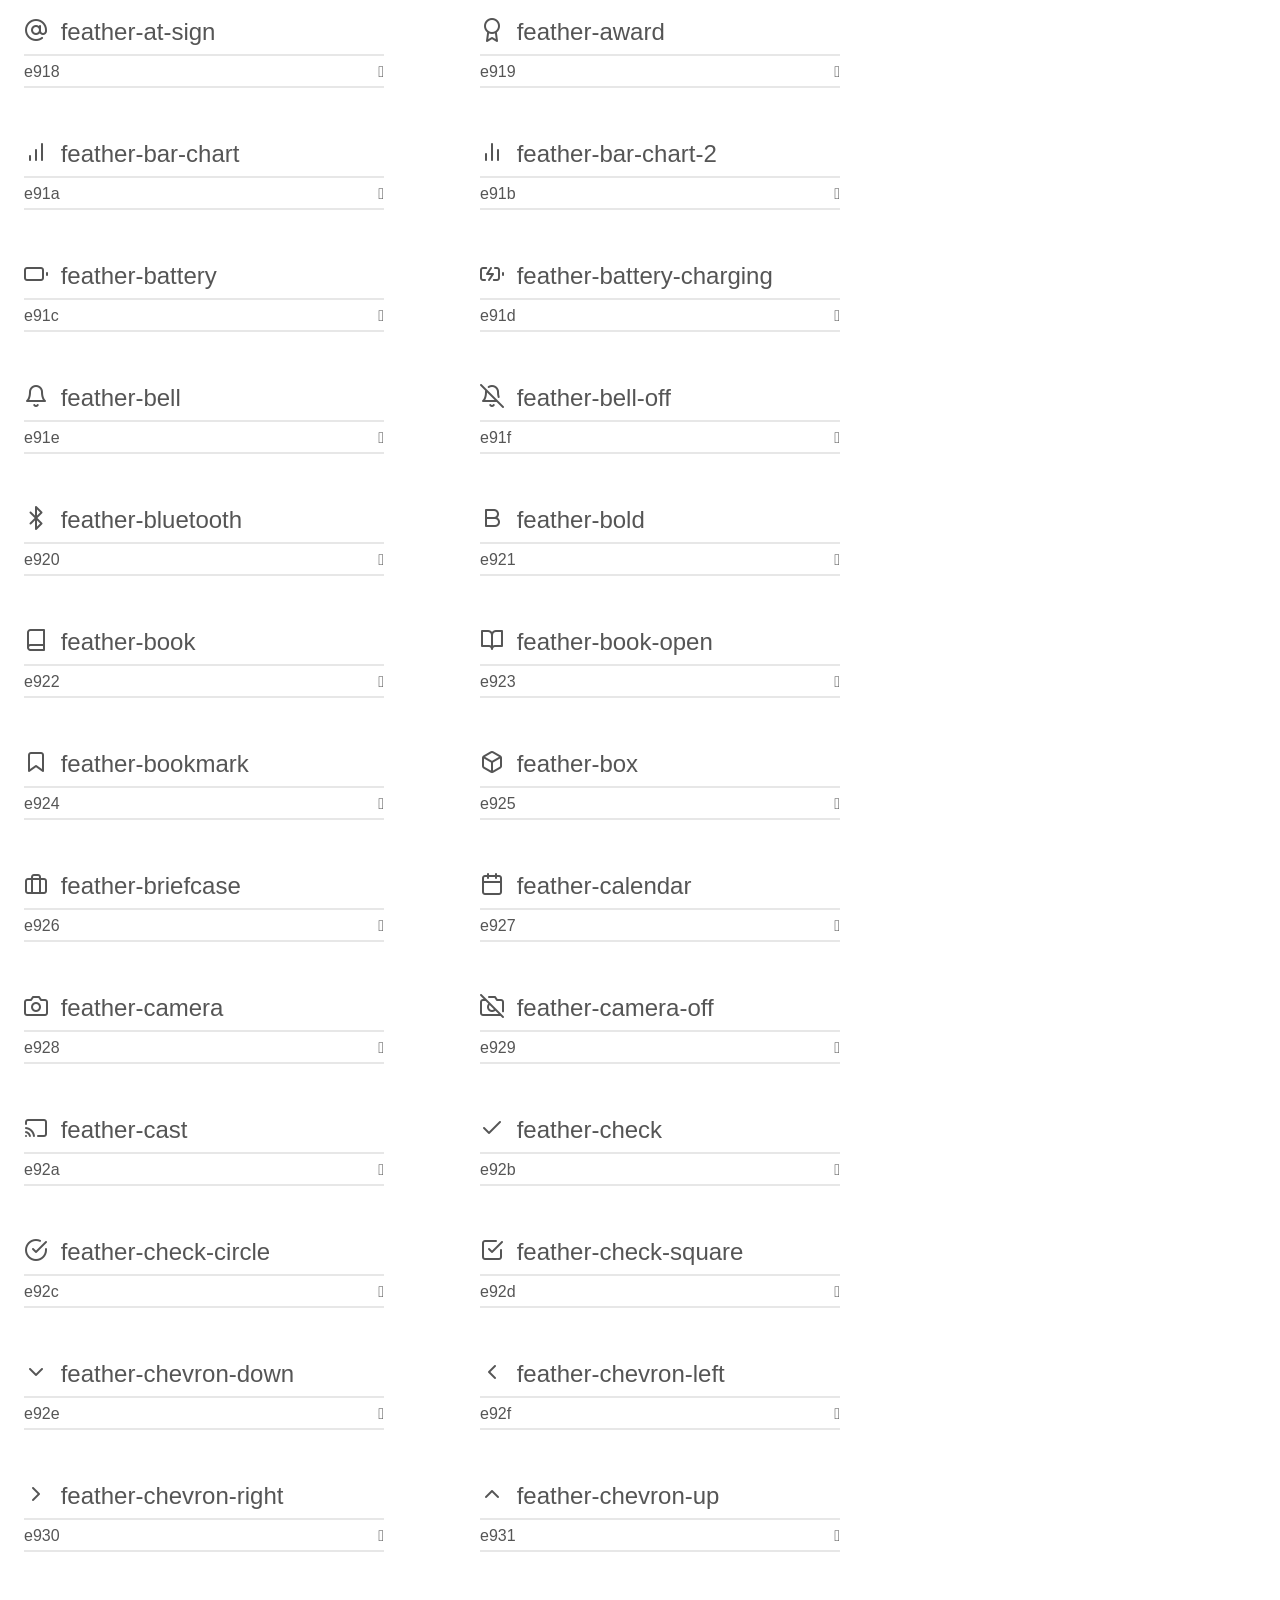
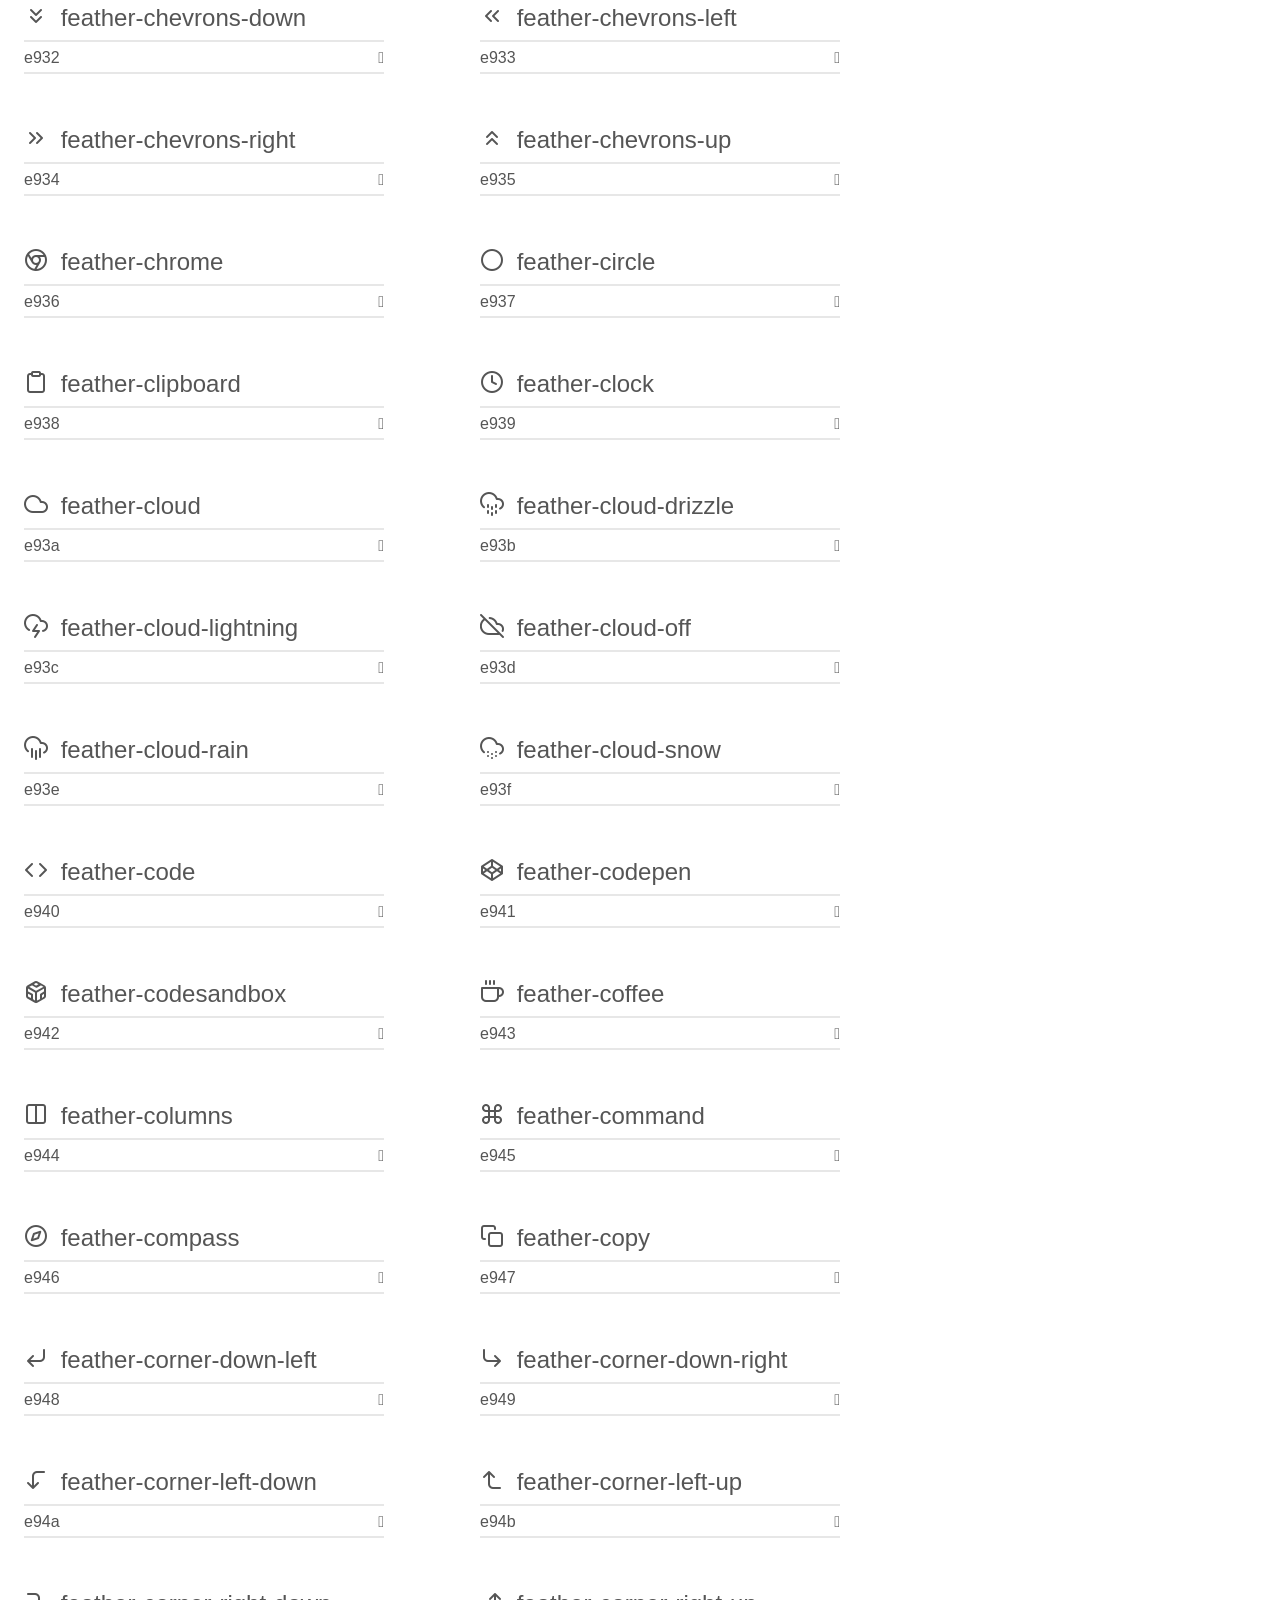
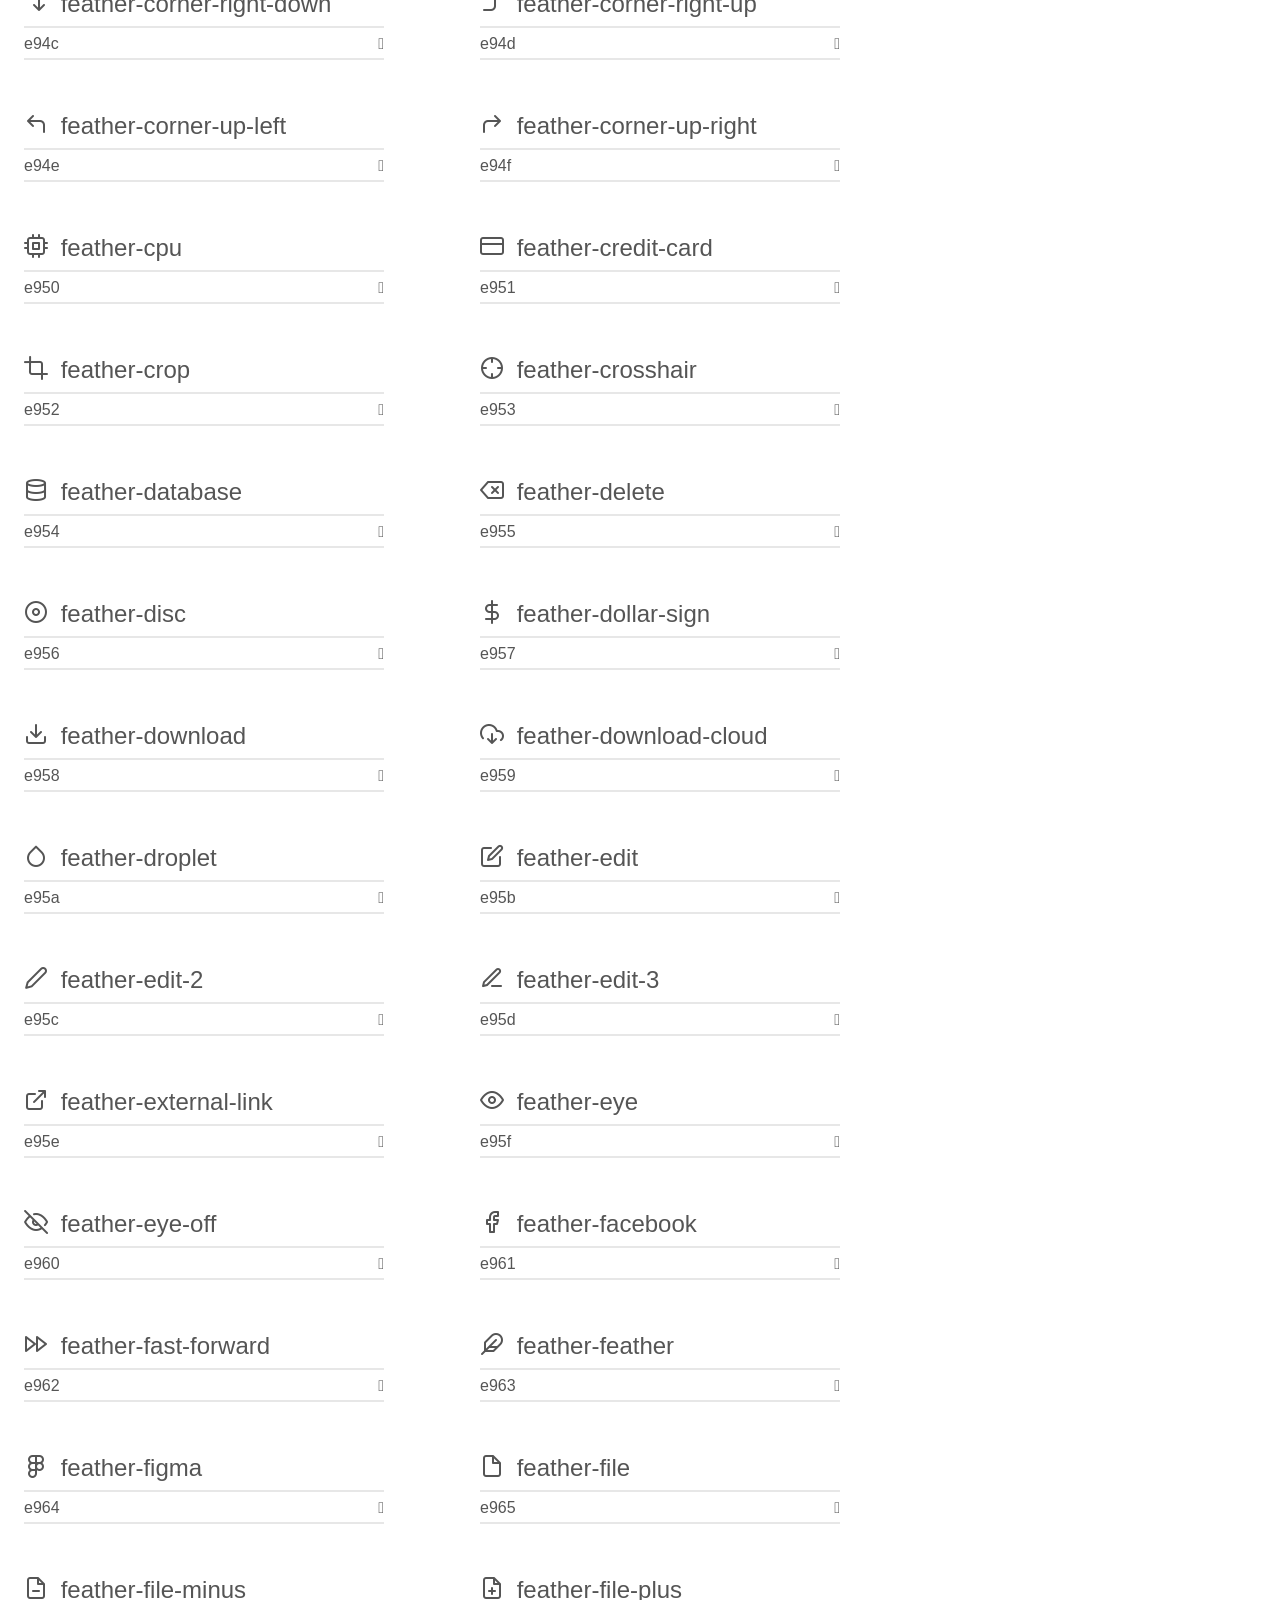
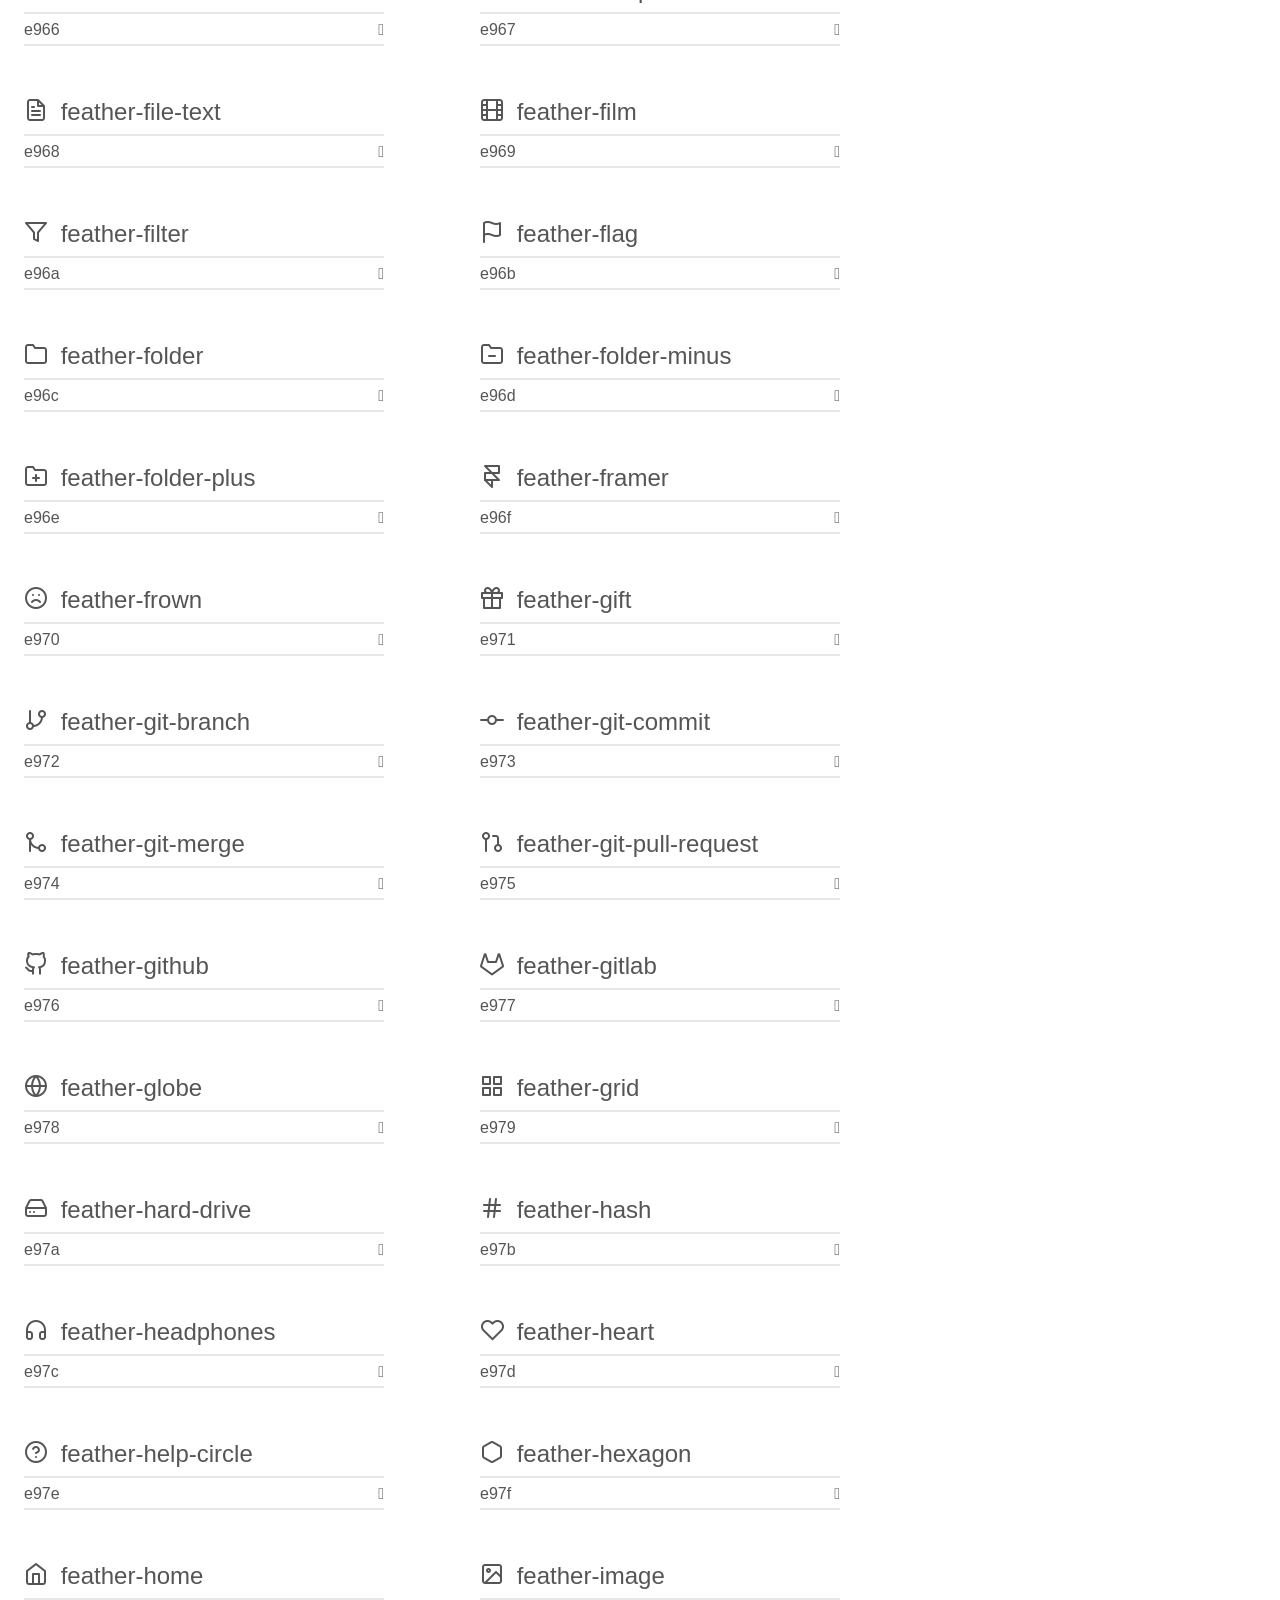
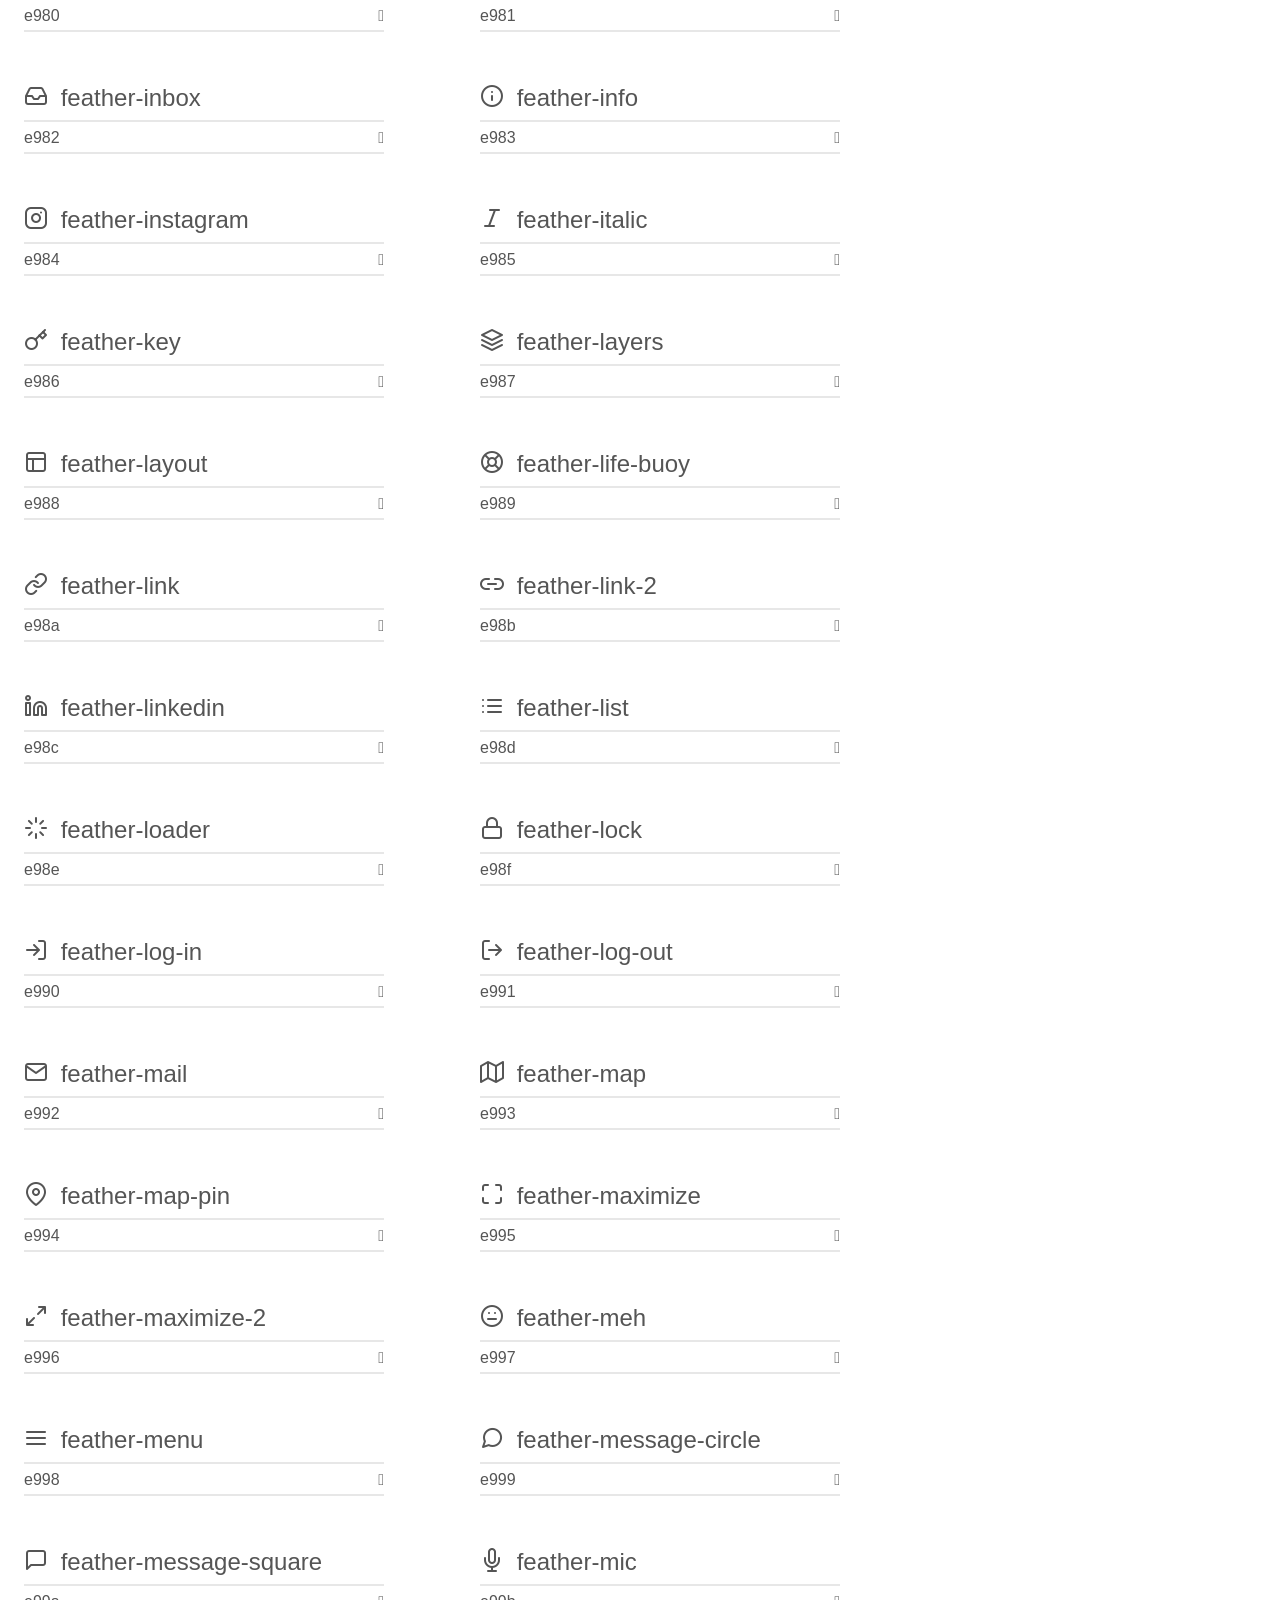
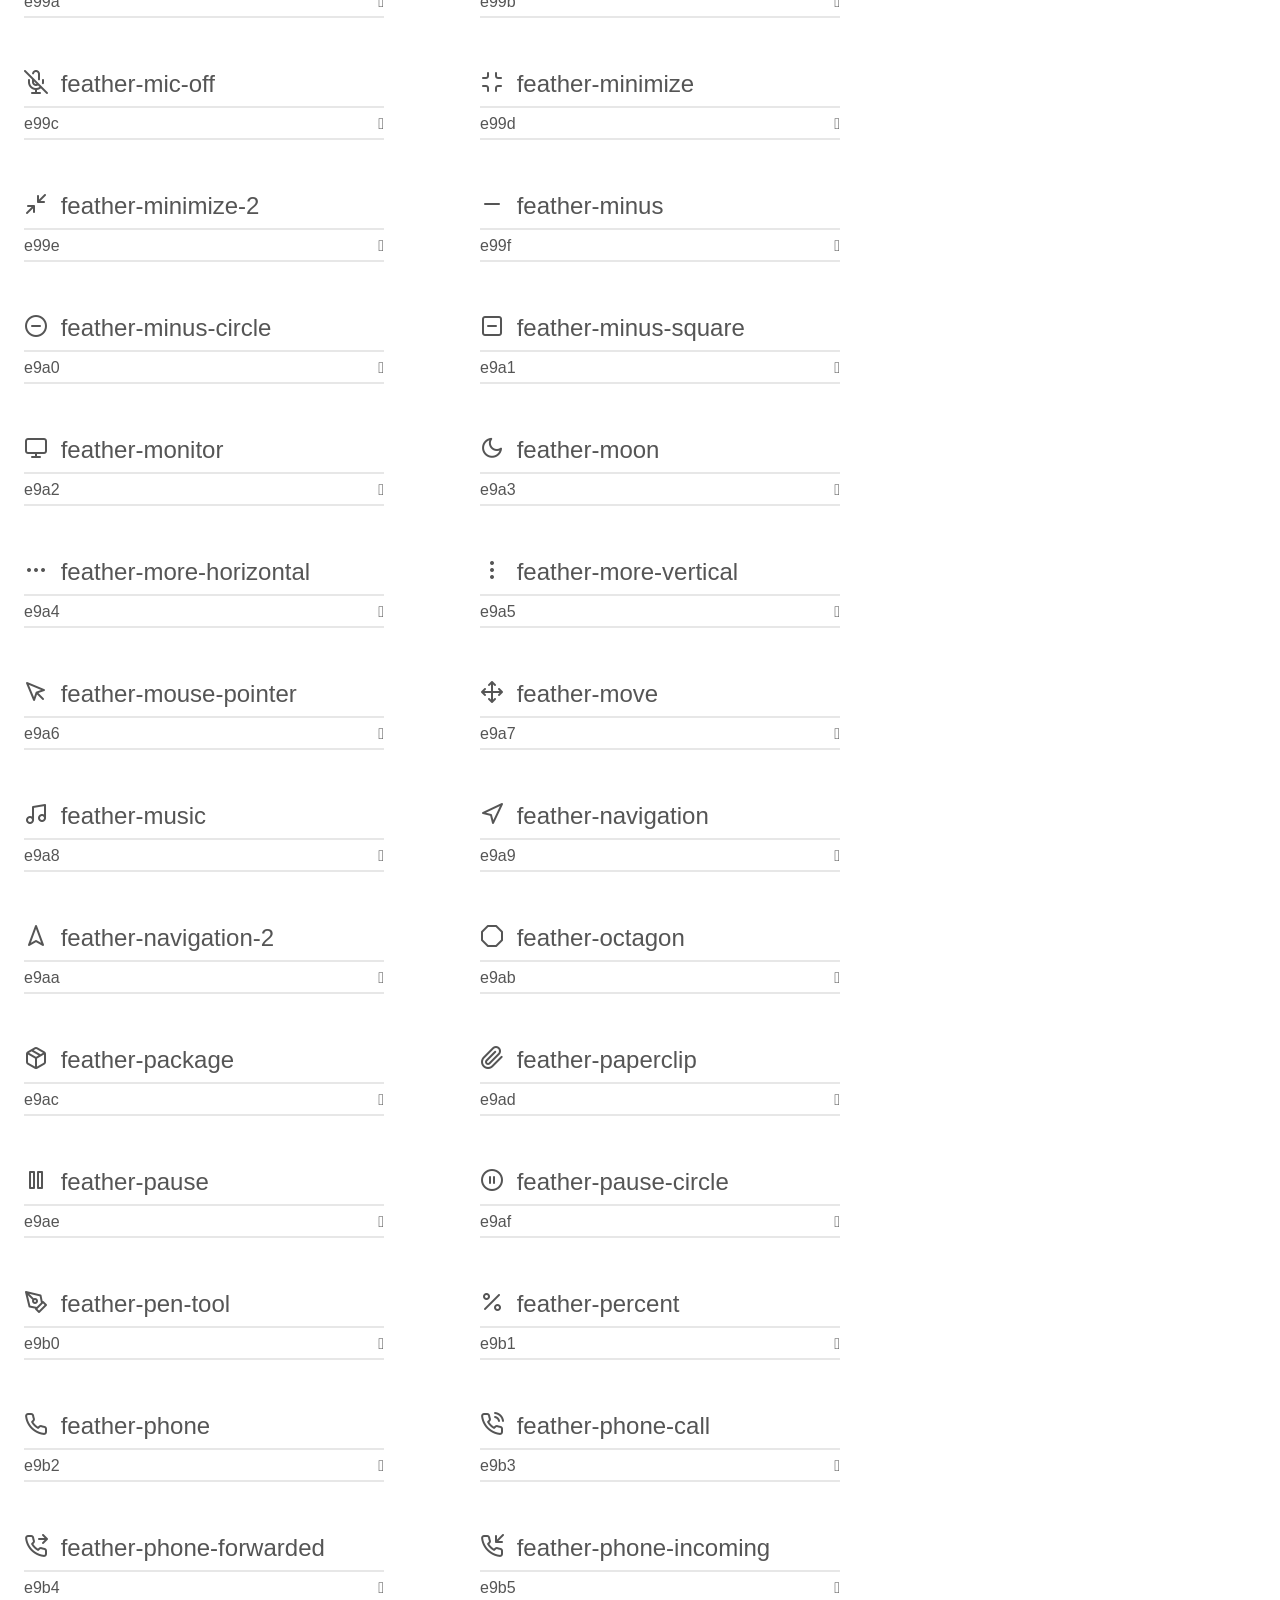
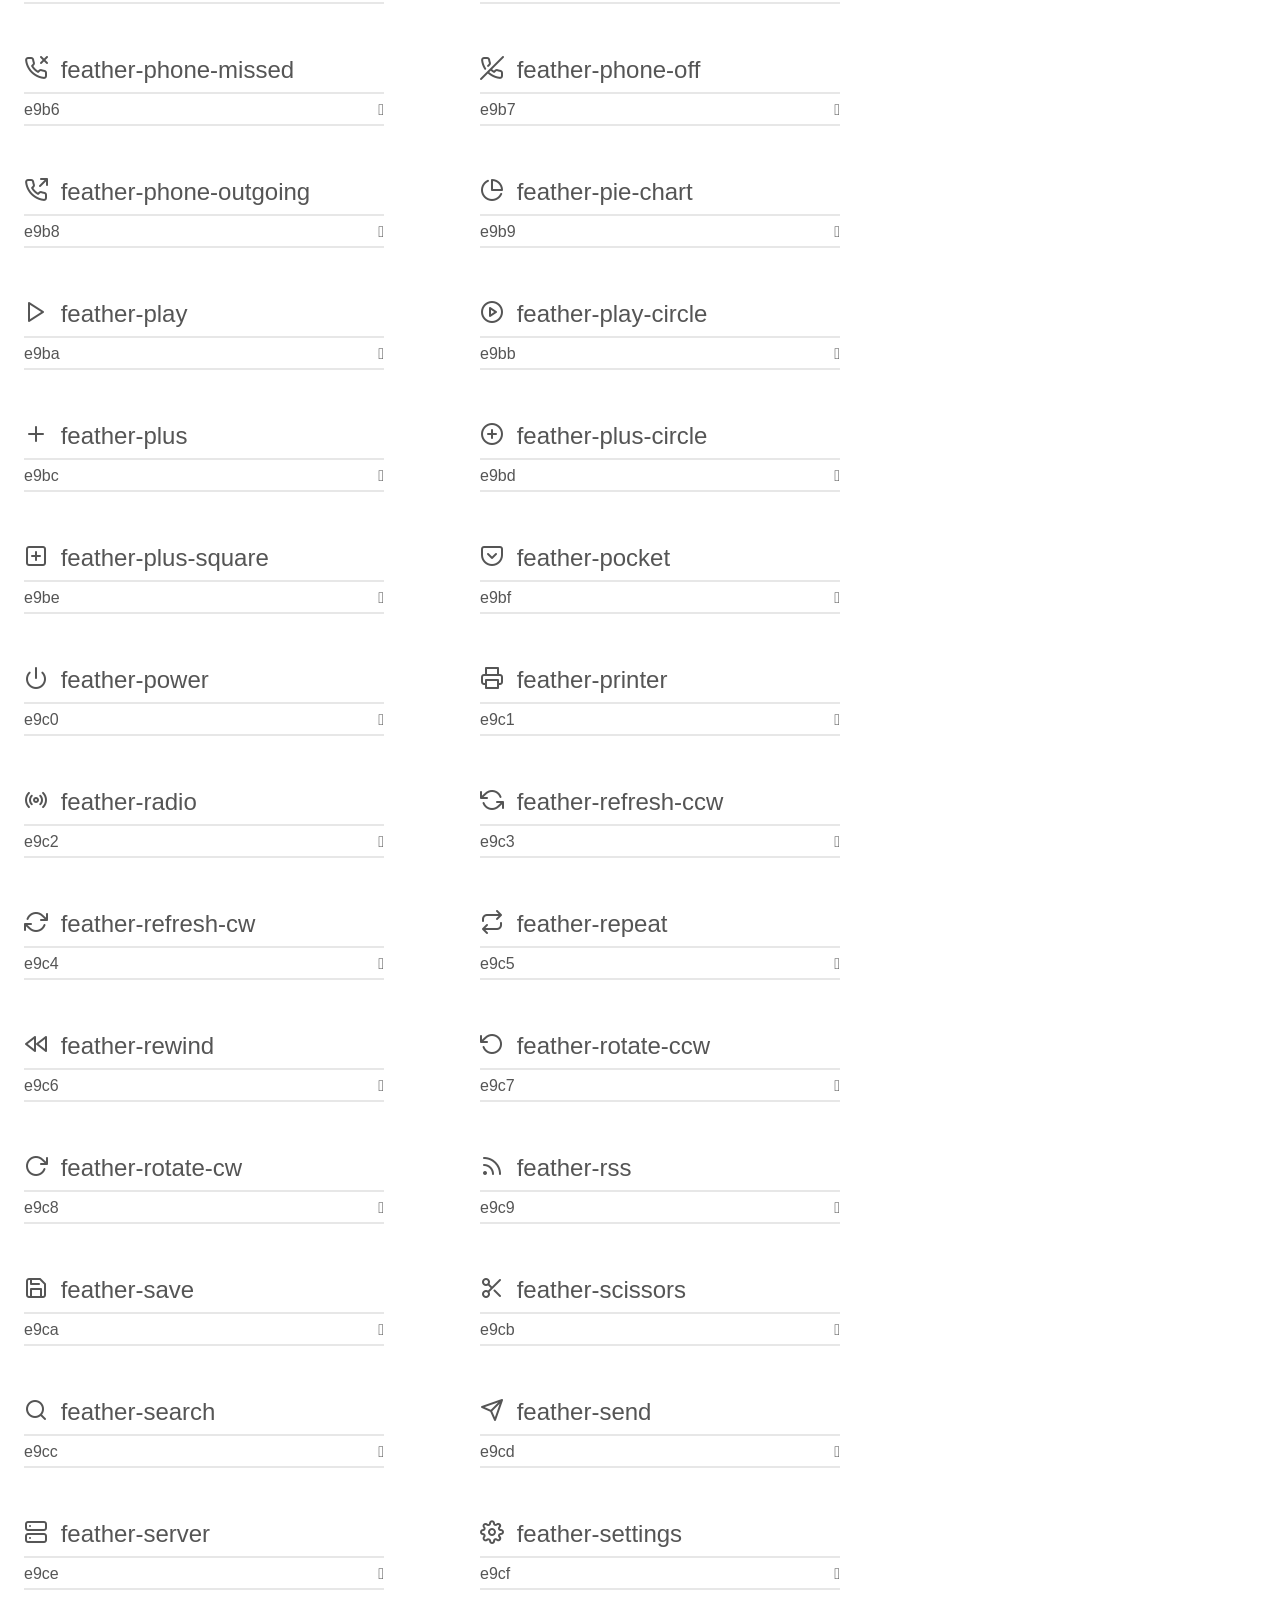
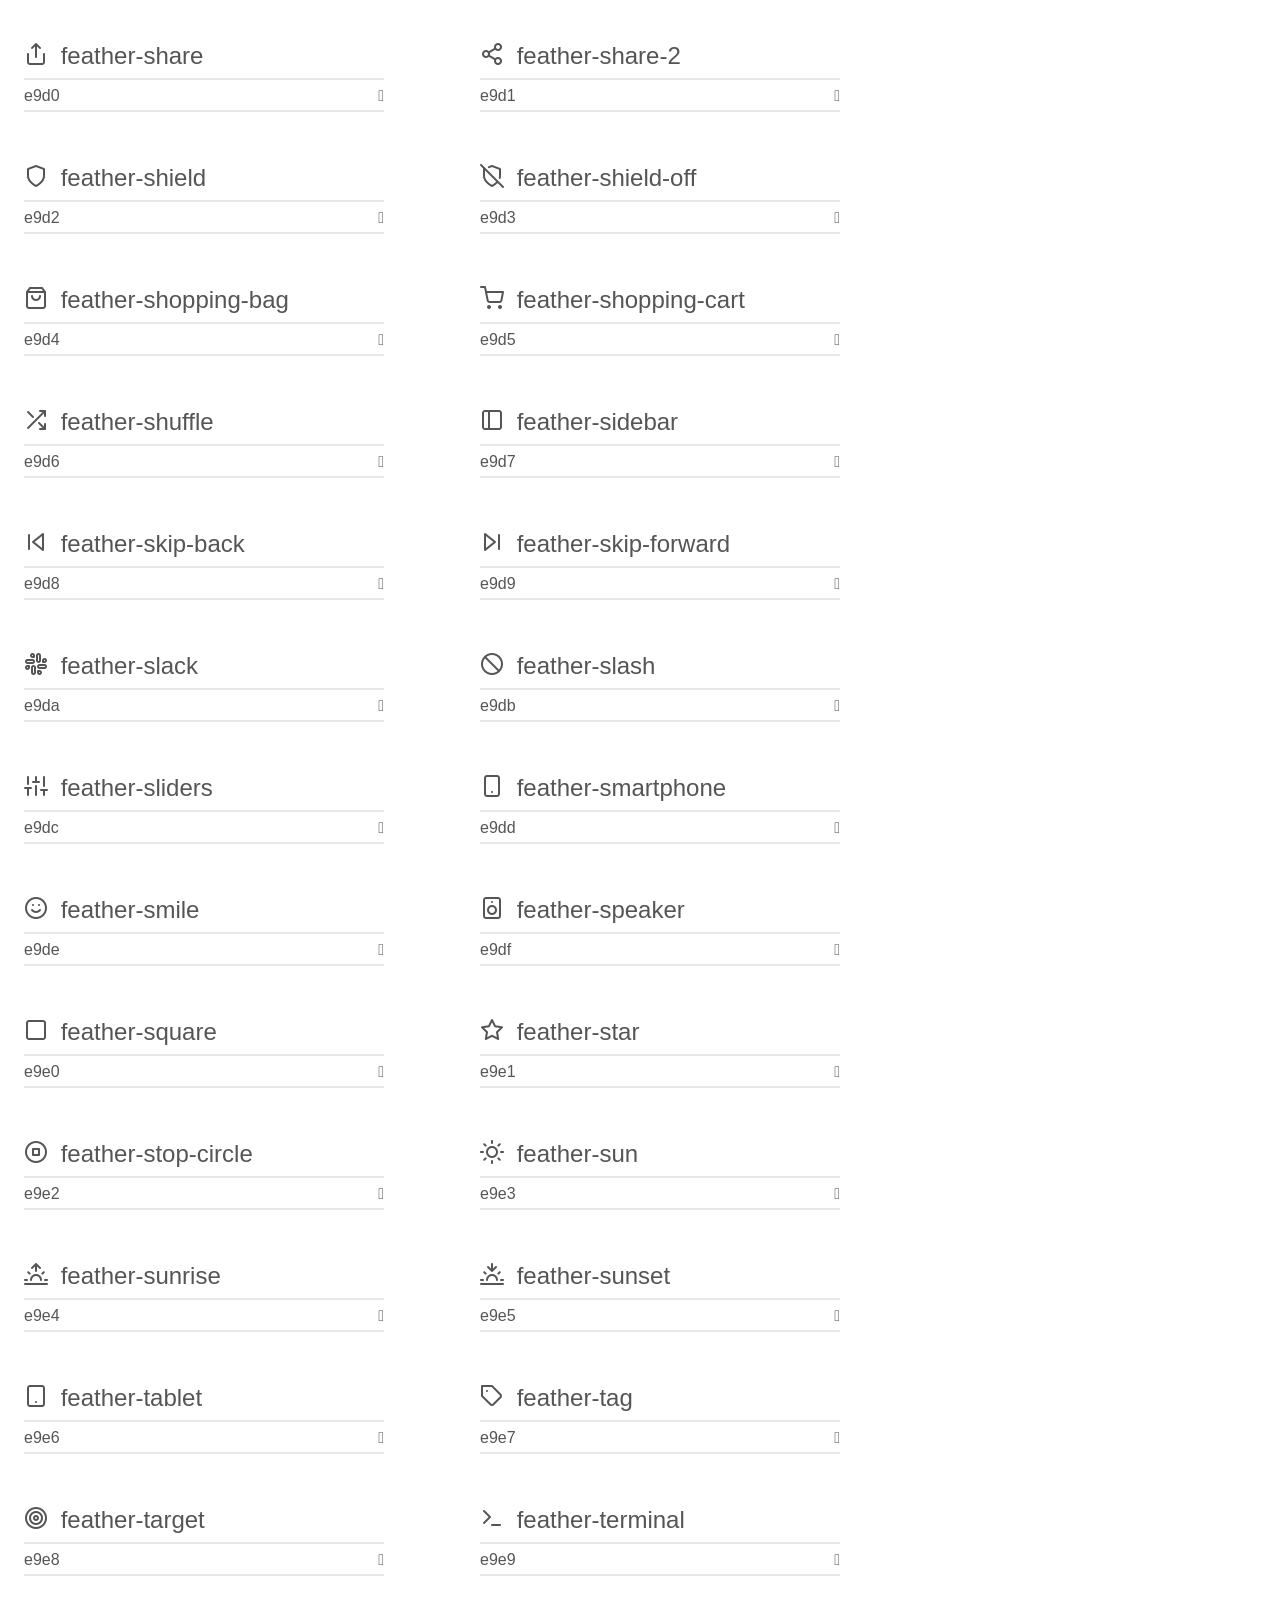
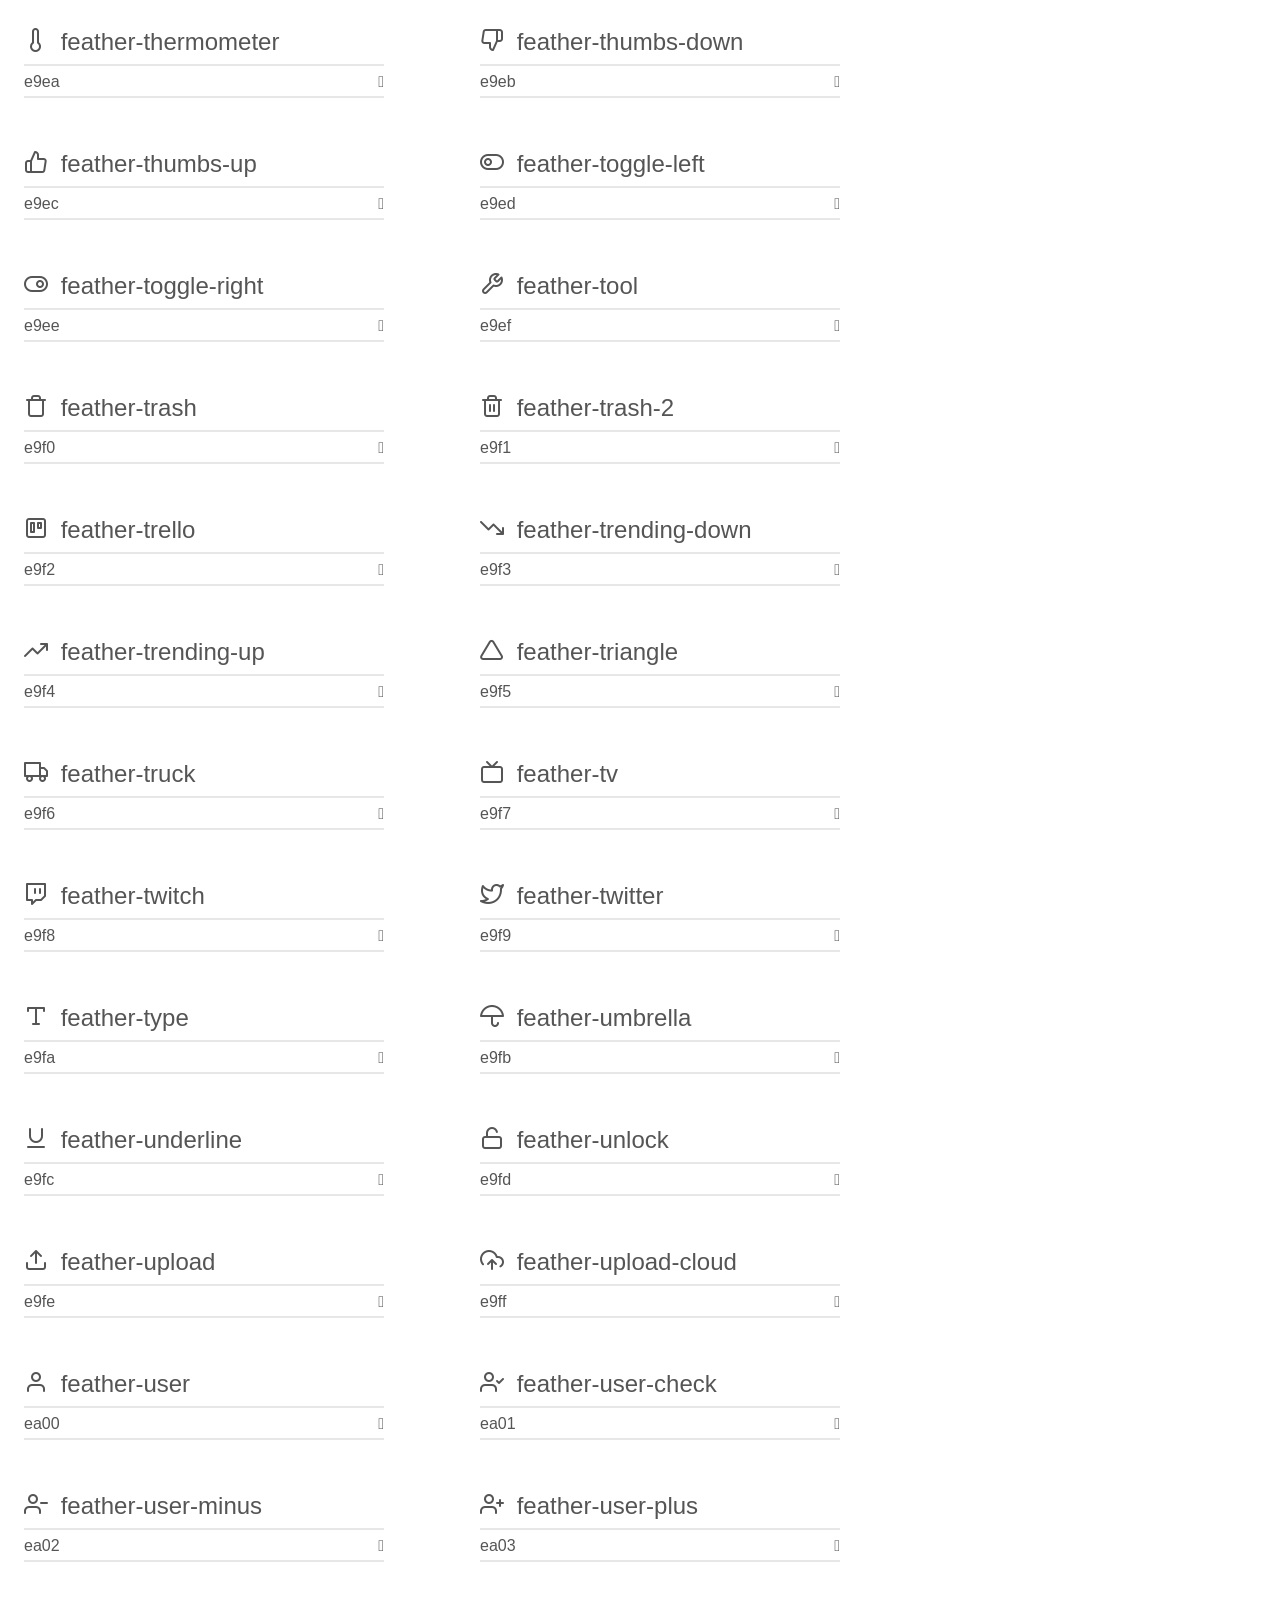
<file: fonts/feather/demo.html>
<!doctype html>
<html>
<head>
    <meta charset="utf-8">
    <title>IcoMoon Demo</title>
    <meta name="description" content="An Icon Font Generated By IcoMoon.io">
    <meta name="viewport" content="width=device-width, initial-scale=1">
    <link rel="stylesheet" href="demo-files/demo.css">
    <link rel="stylesheet" href="style.css"></head>
<body>
    <div class="bgc1 clearfix">
        <h1 class="mhmm mvm"><span class="fgc1">Font Name:</span> feather <small class="fgc1">(Glyphs:&nbsp;282)</small></h1>
    </div>
    <div class="clearfix mhl ptl">
        <h1 class="mvm mtn fgc1">Grid Size: 24</h1>
        <div class="glyph fs1">
            <div class="clearfix bshadow0 pbs">
                <span class="feather-activity"></span>
                <span class="mls"> feather-activity</span>
            </div>
            <fieldset class="fs0 size1of1 clearfix hidden-false">
                <input type="text" readonly value="e900" class="unit size1of2" />
                <input type="text" maxlength="1" readonly value="&#xe900;" class="unitRight size1of2 talign-right" />
            </fieldset>
            <div class="fs0 bshadow0 clearfix hidden-true">
                <span class="unit pvs fgc1">liga: </span>
                <input type="text" readonly value="" class="liga unitRight" />
            </div>
        </div>
        <div class="glyph fs1">
            <div class="clearfix bshadow0 pbs">
                <span class="feather-airplay"></span>
                <span class="mls"> feather-airplay</span>
            </div>
            <fieldset class="fs0 size1of1 clearfix hidden-false">
                <input type="text" readonly value="e901" class="unit size1of2" />
                <input type="text" maxlength="1" readonly value="&#xe901;" class="unitRight size1of2 talign-right" />
            </fieldset>
            <div class="fs0 bshadow0 clearfix hidden-true">
                <span class="unit pvs fgc1">liga: </span>
                <input type="text" readonly value="" class="liga unitRight" />
            </div>
        </div>
        <div class="glyph fs1">
            <div class="clearfix bshadow0 pbs">
                <span class="feather-alert-circle"></span>
                <span class="mls"> feather-alert-circle</span>
            </div>
            <fieldset class="fs0 size1of1 clearfix hidden-false">
                <input type="text" readonly value="e902" class="unit size1of2" />
                <input type="text" maxlength="1" readonly value="&#xe902;" class="unitRight size1of2 talign-right" />
            </fieldset>
            <div class="fs0 bshadow0 clearfix hidden-true">
                <span class="unit pvs fgc1">liga: </span>
                <input type="text" readonly value="" class="liga unitRight" />
            </div>
        </div>
        <div class="glyph fs1">
            <div class="clearfix bshadow0 pbs">
                <span class="feather-alert-octagon"></span>
                <span class="mls"> feather-alert-octagon</span>
            </div>
            <fieldset class="fs0 size1of1 clearfix hidden-false">
                <input type="text" readonly value="e903" class="unit size1of2" />
                <input type="text" maxlength="1" readonly value="&#xe903;" class="unitRight size1of2 talign-right" />
            </fieldset>
            <div class="fs0 bshadow0 clearfix hidden-true">
                <span class="unit pvs fgc1">liga: </span>
                <input type="text" readonly value="" class="liga unitRight" />
            </div>
        </div>
        <div class="glyph fs1">
            <div class="clearfix bshadow0 pbs">
                <span class="feather-alert-triangle"></span>
                <span class="mls"> feather-alert-triangle</span>
            </div>
            <fieldset class="fs0 size1of1 clearfix hidden-false">
                <input type="text" readonly value="e904" class="unit size1of2" />
                <input type="text" maxlength="1" readonly value="&#xe904;" class="unitRight size1of2 talign-right" />
            </fieldset>
            <div class="fs0 bshadow0 clearfix hidden-true">
                <span class="unit pvs fgc1">liga: </span>
                <input type="text" readonly value="" class="liga unitRight" />
            </div>
        </div>
        <div class="glyph fs1">
            <div class="clearfix bshadow0 pbs">
                <span class="feather-align-center"></span>
                <span class="mls"> feather-align-center</span>
            </div>
            <fieldset class="fs0 size1of1 clearfix hidden-false">
                <input type="text" readonly value="e905" class="unit size1of2" />
                <input type="text" maxlength="1" readonly value="&#xe905;" class="unitRight size1of2 talign-right" />
            </fieldset>
            <div class="fs0 bshadow0 clearfix hidden-true">
                <span class="unit pvs fgc1">liga: </span>
                <input type="text" readonly value="" class="liga unitRight" />
            </div>
        </div>
        <div class="glyph fs1">
            <div class="clearfix bshadow0 pbs">
                <span class="feather-align-justify"></span>
                <span class="mls"> feather-align-justify</span>
            </div>
            <fieldset class="fs0 size1of1 clearfix hidden-false">
                <input type="text" readonly value="e906" class="unit size1of2" />
                <input type="text" maxlength="1" readonly value="&#xe906;" class="unitRight size1of2 talign-right" />
            </fieldset>
            <div class="fs0 bshadow0 clearfix hidden-true">
                <span class="unit pvs fgc1">liga: </span>
                <input type="text" readonly value="" class="liga unitRight" />
            </div>
        </div>
        <div class="glyph fs1">
            <div class="clearfix bshadow0 pbs">
                <span class="feather-align-left"></span>
                <span class="mls"> feather-align-left</span>
            </div>
            <fieldset class="fs0 size1of1 clearfix hidden-false">
                <input type="text" readonly value="e907" class="unit size1of2" />
                <input type="text" maxlength="1" readonly value="&#xe907;" class="unitRight size1of2 talign-right" />
            </fieldset>
            <div class="fs0 bshadow0 clearfix hidden-true">
                <span class="unit pvs fgc1">liga: </span>
                <input type="text" readonly value="" class="liga unitRight" />
            </div>
        </div>
        <div class="glyph fs1">
            <div class="clearfix bshadow0 pbs">
                <span class="feather-align-right"></span>
                <span class="mls"> feather-align-right</span>
            </div>
            <fieldset class="fs0 size1of1 clearfix hidden-false">
                <input type="text" readonly value="e908" class="unit size1of2" />
                <input type="text" maxlength="1" readonly value="&#xe908;" class="unitRight size1of2 talign-right" />
            </fieldset>
            <div class="fs0 bshadow0 clearfix hidden-true">
                <span class="unit pvs fgc1">liga: </span>
                <input type="text" readonly value="" class="liga unitRight" />
            </div>
        </div>
        <div class="glyph fs1">
            <div class="clearfix bshadow0 pbs">
                <span class="feather-anchor"></span>
                <span class="mls"> feather-anchor</span>
            </div>
            <fieldset class="fs0 size1of1 clearfix hidden-false">
                <input type="text" readonly value="e909" class="unit size1of2" />
                <input type="text" maxlength="1" readonly value="&#xe909;" class="unitRight size1of2 talign-right" />
            </fieldset>
            <div class="fs0 bshadow0 clearfix hidden-true">
                <span class="unit pvs fgc1">liga: </span>
                <input type="text" readonly value="" class="liga unitRight" />
            </div>
        </div>
        <div class="glyph fs1">
            <div class="clearfix bshadow0 pbs">
                <span class="feather-aperture"></span>
                <span class="mls"> feather-aperture</span>
            </div>
            <fieldset class="fs0 size1of1 clearfix hidden-false">
                <input type="text" readonly value="e90a" class="unit size1of2" />
                <input type="text" maxlength="1" readonly value="&#xe90a;" class="unitRight size1of2 talign-right" />
            </fieldset>
            <div class="fs0 bshadow0 clearfix hidden-true">
                <span class="unit pvs fgc1">liga: </span>
                <input type="text" readonly value="" class="liga unitRight" />
            </div>
        </div>
        <div class="glyph fs1">
            <div class="clearfix bshadow0 pbs">
                <span class="feather-archive"></span>
                <span class="mls"> feather-archive</span>
            </div>
            <fieldset class="fs0 size1of1 clearfix hidden-false">
                <input type="text" readonly value="e90b" class="unit size1of2" />
                <input type="text" maxlength="1" readonly value="&#xe90b;" class="unitRight size1of2 talign-right" />
            </fieldset>
            <div class="fs0 bshadow0 clearfix hidden-true">
                <span class="unit pvs fgc1">liga: </span>
                <input type="text" readonly value="" class="liga unitRight" />
            </div>
        </div>
        <div class="glyph fs1">
            <div class="clearfix bshadow0 pbs">
                <span class="feather-arrow-down"></span>
                <span class="mls"> feather-arrow-down</span>
            </div>
            <fieldset class="fs0 size1of1 clearfix hidden-false">
                <input type="text" readonly value="e90c" class="unit size1of2" />
                <input type="text" maxlength="1" readonly value="&#xe90c;" class="unitRight size1of2 talign-right" />
            </fieldset>
            <div class="fs0 bshadow0 clearfix hidden-true">
                <span class="unit pvs fgc1">liga: </span>
                <input type="text" readonly value="" class="liga unitRight" />
            </div>
        </div>
        <div class="glyph fs1">
            <div class="clearfix bshadow0 pbs">
                <span class="feather-arrow-down-circle"></span>
                <span class="mls"> feather-arrow-down-circle</span>
            </div>
            <fieldset class="fs0 size1of1 clearfix hidden-false">
                <input type="text" readonly value="e90d" class="unit size1of2" />
                <input type="text" maxlength="1" readonly value="&#xe90d;" class="unitRight size1of2 talign-right" />
            </fieldset>
            <div class="fs0 bshadow0 clearfix hidden-true">
                <span class="unit pvs fgc1">liga: </span>
                <input type="text" readonly value="" class="liga unitRight" />
            </div>
        </div>
        <div class="glyph fs1">
            <div class="clearfix bshadow0 pbs">
                <span class="feather-arrow-down-left"></span>
                <span class="mls"> feather-arrow-down-left</span>
            </div>
            <fieldset class="fs0 size1of1 clearfix hidden-false">
                <input type="text" readonly value="e90e" class="unit size1of2" />
                <input type="text" maxlength="1" readonly value="&#xe90e;" class="unitRight size1of2 talign-right" />
            </fieldset>
            <div class="fs0 bshadow0 clearfix hidden-true">
                <span class="unit pvs fgc1">liga: </span>
                <input type="text" readonly value="" class="liga unitRight" />
            </div>
        </div>
        <div class="glyph fs1">
            <div class="clearfix bshadow0 pbs">
                <span class="feather-arrow-down-right"></span>
                <span class="mls"> feather-arrow-down-right</span>
            </div>
            <fieldset class="fs0 size1of1 clearfix hidden-false">
                <input type="text" readonly value="e90f" class="unit size1of2" />
                <input type="text" maxlength="1" readonly value="&#xe90f;" class="unitRight size1of2 talign-right" />
            </fieldset>
            <div class="fs0 bshadow0 clearfix hidden-true">
                <span class="unit pvs fgc1">liga: </span>
                <input type="text" readonly value="" class="liga unitRight" />
            </div>
        </div>
        <div class="glyph fs1">
            <div class="clearfix bshadow0 pbs">
                <span class="feather-arrow-left"></span>
                <span class="mls"> feather-arrow-left</span>
            </div>
            <fieldset class="fs0 size1of1 clearfix hidden-false">
                <input type="text" readonly value="e910" class="unit size1of2" />
                <input type="text" maxlength="1" readonly value="&#xe910;" class="unitRight size1of2 talign-right" />
            </fieldset>
            <div class="fs0 bshadow0 clearfix hidden-true">
                <span class="unit pvs fgc1">liga: </span>
                <input type="text" readonly value="" class="liga unitRight" />
            </div>
        </div>
        <div class="glyph fs1">
            <div class="clearfix bshadow0 pbs">
                <span class="feather-arrow-left-circle"></span>
                <span class="mls"> feather-arrow-left-circle</span>
            </div>
            <fieldset class="fs0 size1of1 clearfix hidden-false">
                <input type="text" readonly value="e911" class="unit size1of2" />
                <input type="text" maxlength="1" readonly value="&#xe911;" class="unitRight size1of2 talign-right" />
            </fieldset>
            <div class="fs0 bshadow0 clearfix hidden-true">
                <span class="unit pvs fgc1">liga: </span>
                <input type="text" readonly value="" class="liga unitRight" />
            </div>
        </div>
        <div class="glyph fs1">
            <div class="clearfix bshadow0 pbs">
                <span class="feather-arrow-right"></span>
                <span class="mls"> feather-arrow-right</span>
            </div>
            <fieldset class="fs0 size1of1 clearfix hidden-false">
                <input type="text" readonly value="e912" class="unit size1of2" />
                <input type="text" maxlength="1" readonly value="&#xe912;" class="unitRight size1of2 talign-right" />
            </fieldset>
            <div class="fs0 bshadow0 clearfix hidden-true">
                <span class="unit pvs fgc1">liga: </span>
                <input type="text" readonly value="" class="liga unitRight" />
            </div>
        </div>
        <div class="glyph fs1">
            <div class="clearfix bshadow0 pbs">
                <span class="feather-arrow-right-circle"></span>
                <span class="mls"> feather-arrow-right-circle</span>
            </div>
            <fieldset class="fs0 size1of1 clearfix hidden-false">
                <input type="text" readonly value="e913" class="unit size1of2" />
                <input type="text" maxlength="1" readonly value="&#xe913;" class="unitRight size1of2 talign-right" />
            </fieldset>
            <div class="fs0 bshadow0 clearfix hidden-true">
                <span class="unit pvs fgc1">liga: </span>
                <input type="text" readonly value="" class="liga unitRight" />
            </div>
        </div>
        <div class="glyph fs1">
            <div class="clearfix bshadow0 pbs">
                <span class="feather-arrow-up"></span>
                <span class="mls"> feather-arrow-up</span>
            </div>
            <fieldset class="fs0 size1of1 clearfix hidden-false">
                <input type="text" readonly value="e914" class="unit size1of2" />
                <input type="text" maxlength="1" readonly value="&#xe914;" class="unitRight size1of2 talign-right" />
            </fieldset>
            <div class="fs0 bshadow0 clearfix hidden-true">
                <span class="unit pvs fgc1">liga: </span>
                <input type="text" readonly value="" class="liga unitRight" />
            </div>
        </div>
        <div class="glyph fs1">
            <div class="clearfix bshadow0 pbs">
                <span class="feather-arrow-up-circle"></span>
                <span class="mls"> feather-arrow-up-circle</span>
            </div>
            <fieldset class="fs0 size1of1 clearfix hidden-false">
                <input type="text" readonly value="e915" class="unit size1of2" />
                <input type="text" maxlength="1" readonly value="&#xe915;" class="unitRight size1of2 talign-right" />
            </fieldset>
            <div class="fs0 bshadow0 clearfix hidden-true">
                <span class="unit pvs fgc1">liga: </span>
                <input type="text" readonly value="" class="liga unitRight" />
            </div>
        </div>
        <div class="glyph fs1">
            <div class="clearfix bshadow0 pbs">
                <span class="feather-arrow-up-left"></span>
                <span class="mls"> feather-arrow-up-left</span>
            </div>
            <fieldset class="fs0 size1of1 clearfix hidden-false">
                <input type="text" readonly value="e916" class="unit size1of2" />
                <input type="text" maxlength="1" readonly value="&#xe916;" class="unitRight size1of2 talign-right" />
            </fieldset>
            <div class="fs0 bshadow0 clearfix hidden-true">
                <span class="unit pvs fgc1">liga: </span>
                <input type="text" readonly value="" class="liga unitRight" />
            </div>
        </div>
        <div class="glyph fs1">
            <div class="clearfix bshadow0 pbs">
                <span class="feather-arrow-up-right"></span>
                <span class="mls"> feather-arrow-up-right</span>
            </div>
            <fieldset class="fs0 size1of1 clearfix hidden-false">
                <input type="text" readonly value="e917" class="unit size1of2" />
                <input type="text" maxlength="1" readonly value="&#xe917;" class="unitRight size1of2 talign-right" />
            </fieldset>
            <div class="fs0 bshadow0 clearfix hidden-true">
                <span class="unit pvs fgc1">liga: </span>
                <input type="text" readonly value="" class="liga unitRight" />
            </div>
        </div>
        <div class="glyph fs1">
            <div class="clearfix bshadow0 pbs">
                <span class="feather-at-sign"></span>
                <span class="mls"> feather-at-sign</span>
            </div>
            <fieldset class="fs0 size1of1 clearfix hidden-false">
                <input type="text" readonly value="e918" class="unit size1of2" />
                <input type="text" maxlength="1" readonly value="&#xe918;" class="unitRight size1of2 talign-right" />
            </fieldset>
            <div class="fs0 bshadow0 clearfix hidden-true">
                <span class="unit pvs fgc1">liga: </span>
                <input type="text" readonly value="" class="liga unitRight" />
            </div>
        </div>
        <div class="glyph fs1">
            <div class="clearfix bshadow0 pbs">
                <span class="feather-award"></span>
                <span class="mls"> feather-award</span>
            </div>
            <fieldset class="fs0 size1of1 clearfix hidden-false">
                <input type="text" readonly value="e919" class="unit size1of2" />
                <input type="text" maxlength="1" readonly value="&#xe919;" class="unitRight size1of2 talign-right" />
            </fieldset>
            <div class="fs0 bshadow0 clearfix hidden-true">
                <span class="unit pvs fgc1">liga: </span>
                <input type="text" readonly value="" class="liga unitRight" />
            </div>
        </div>
        <div class="glyph fs1">
            <div class="clearfix bshadow0 pbs">
                <span class="feather-bar-chart"></span>
                <span class="mls"> feather-bar-chart</span>
            </div>
            <fieldset class="fs0 size1of1 clearfix hidden-false">
                <input type="text" readonly value="e91a" class="unit size1of2" />
                <input type="text" maxlength="1" readonly value="&#xe91a;" class="unitRight size1of2 talign-right" />
            </fieldset>
            <div class="fs0 bshadow0 clearfix hidden-true">
                <span class="unit pvs fgc1">liga: </span>
                <input type="text" readonly value="" class="liga unitRight" />
            </div>
        </div>
        <div class="glyph fs1">
            <div class="clearfix bshadow0 pbs">
                <span class="feather-bar-chart-2"></span>
                <span class="mls"> feather-bar-chart-2</span>
            </div>
            <fieldset class="fs0 size1of1 clearfix hidden-false">
                <input type="text" readonly value="e91b" class="unit size1of2" />
                <input type="text" maxlength="1" readonly value="&#xe91b;" class="unitRight size1of2 talign-right" />
            </fieldset>
            <div class="fs0 bshadow0 clearfix hidden-true">
                <span class="unit pvs fgc1">liga: </span>
                <input type="text" readonly value="" class="liga unitRight" />
            </div>
        </div>
        <div class="glyph fs1">
            <div class="clearfix bshadow0 pbs">
                <span class="feather-battery"></span>
                <span class="mls"> feather-battery</span>
            </div>
            <fieldset class="fs0 size1of1 clearfix hidden-false">
                <input type="text" readonly value="e91c" class="unit size1of2" />
                <input type="text" maxlength="1" readonly value="&#xe91c;" class="unitRight size1of2 talign-right" />
            </fieldset>
            <div class="fs0 bshadow0 clearfix hidden-true">
                <span class="unit pvs fgc1">liga: </span>
                <input type="text" readonly value="" class="liga unitRight" />
            </div>
        </div>
        <div class="glyph fs1">
            <div class="clearfix bshadow0 pbs">
                <span class="feather-battery-charging"></span>
                <span class="mls"> feather-battery-charging</span>
            </div>
            <fieldset class="fs0 size1of1 clearfix hidden-false">
                <input type="text" readonly value="e91d" class="unit size1of2" />
                <input type="text" maxlength="1" readonly value="&#xe91d;" class="unitRight size1of2 talign-right" />
            </fieldset>
            <div class="fs0 bshadow0 clearfix hidden-true">
                <span class="unit pvs fgc1">liga: </span>
                <input type="text" readonly value="" class="liga unitRight" />
            </div>
        </div>
        <div class="glyph fs1">
            <div class="clearfix bshadow0 pbs">
                <span class="feather-bell"></span>
                <span class="mls"> feather-bell</span>
            </div>
            <fieldset class="fs0 size1of1 clearfix hidden-false">
                <input type="text" readonly value="e91e" class="unit size1of2" />
                <input type="text" maxlength="1" readonly value="&#xe91e;" class="unitRight size1of2 talign-right" />
            </fieldset>
            <div class="fs0 bshadow0 clearfix hidden-true">
                <span class="unit pvs fgc1">liga: </span>
                <input type="text" readonly value="" class="liga unitRight" />
            </div>
        </div>
        <div class="glyph fs1">
            <div class="clearfix bshadow0 pbs">
                <span class="feather-bell-off"></span>
                <span class="mls"> feather-bell-off</span>
            </div>
            <fieldset class="fs0 size1of1 clearfix hidden-false">
                <input type="text" readonly value="e91f" class="unit size1of2" />
                <input type="text" maxlength="1" readonly value="&#xe91f;" class="unitRight size1of2 talign-right" />
            </fieldset>
            <div class="fs0 bshadow0 clearfix hidden-true">
                <span class="unit pvs fgc1">liga: </span>
                <input type="text" readonly value="" class="liga unitRight" />
            </div>
        </div>
        <div class="glyph fs1">
            <div class="clearfix bshadow0 pbs">
                <span class="feather-bluetooth"></span>
                <span class="mls"> feather-bluetooth</span>
            </div>
            <fieldset class="fs0 size1of1 clearfix hidden-false">
                <input type="text" readonly value="e920" class="unit size1of2" />
                <input type="text" maxlength="1" readonly value="&#xe920;" class="unitRight size1of2 talign-right" />
            </fieldset>
            <div class="fs0 bshadow0 clearfix hidden-true">
                <span class="unit pvs fgc1">liga: </span>
                <input type="text" readonly value="" class="liga unitRight" />
            </div>
        </div>
        <div class="glyph fs1">
            <div class="clearfix bshadow0 pbs">
                <span class="feather-bold"></span>
                <span class="mls"> feather-bold</span>
            </div>
            <fieldset class="fs0 size1of1 clearfix hidden-false">
                <input type="text" readonly value="e921" class="unit size1of2" />
                <input type="text" maxlength="1" readonly value="&#xe921;" class="unitRight size1of2 talign-right" />
            </fieldset>
            <div class="fs0 bshadow0 clearfix hidden-true">
                <span class="unit pvs fgc1">liga: </span>
                <input type="text" readonly value="" class="liga unitRight" />
            </div>
        </div>
        <div class="glyph fs1">
            <div class="clearfix bshadow0 pbs">
                <span class="feather-book"></span>
                <span class="mls"> feather-book</span>
            </div>
            <fieldset class="fs0 size1of1 clearfix hidden-false">
                <input type="text" readonly value="e922" class="unit size1of2" />
                <input type="text" maxlength="1" readonly value="&#xe922;" class="unitRight size1of2 talign-right" />
            </fieldset>
            <div class="fs0 bshadow0 clearfix hidden-true">
                <span class="unit pvs fgc1">liga: </span>
                <input type="text" readonly value="" class="liga unitRight" />
            </div>
        </div>
        <div class="glyph fs1">
            <div class="clearfix bshadow0 pbs">
                <span class="feather-book-open"></span>
                <span class="mls"> feather-book-open</span>
            </div>
            <fieldset class="fs0 size1of1 clearfix hidden-false">
                <input type="text" readonly value="e923" class="unit size1of2" />
                <input type="text" maxlength="1" readonly value="&#xe923;" class="unitRight size1of2 talign-right" />
            </fieldset>
            <div class="fs0 bshadow0 clearfix hidden-true">
                <span class="unit pvs fgc1">liga: </span>
                <input type="text" readonly value="" class="liga unitRight" />
            </div>
        </div>
        <div class="glyph fs1">
            <div class="clearfix bshadow0 pbs">
                <span class="feather-bookmark"></span>
                <span class="mls"> feather-bookmark</span>
            </div>
            <fieldset class="fs0 size1of1 clearfix hidden-false">
                <input type="text" readonly value="e924" class="unit size1of2" />
                <input type="text" maxlength="1" readonly value="&#xe924;" class="unitRight size1of2 talign-right" />
            </fieldset>
            <div class="fs0 bshadow0 clearfix hidden-true">
                <span class="unit pvs fgc1">liga: </span>
                <input type="text" readonly value="" class="liga unitRight" />
            </div>
        </div>
        <div class="glyph fs1">
            <div class="clearfix bshadow0 pbs">
                <span class="feather-box"></span>
                <span class="mls"> feather-box</span>
            </div>
            <fieldset class="fs0 size1of1 clearfix hidden-false">
                <input type="text" readonly value="e925" class="unit size1of2" />
                <input type="text" maxlength="1" readonly value="&#xe925;" class="unitRight size1of2 talign-right" />
            </fieldset>
            <div class="fs0 bshadow0 clearfix hidden-true">
                <span class="unit pvs fgc1">liga: </span>
                <input type="text" readonly value="" class="liga unitRight" />
            </div>
        </div>
        <div class="glyph fs1">
            <div class="clearfix bshadow0 pbs">
                <span class="feather-briefcase"></span>
                <span class="mls"> feather-briefcase</span>
            </div>
            <fieldset class="fs0 size1of1 clearfix hidden-false">
                <input type="text" readonly value="e926" class="unit size1of2" />
                <input type="text" maxlength="1" readonly value="&#xe926;" class="unitRight size1of2 talign-right" />
            </fieldset>
            <div class="fs0 bshadow0 clearfix hidden-true">
                <span class="unit pvs fgc1">liga: </span>
                <input type="text" readonly value="" class="liga unitRight" />
            </div>
        </div>
        <div class="glyph fs1">
            <div class="clearfix bshadow0 pbs">
                <span class="feather-calendar"></span>
                <span class="mls"> feather-calendar</span>
            </div>
            <fieldset class="fs0 size1of1 clearfix hidden-false">
                <input type="text" readonly value="e927" class="unit size1of2" />
                <input type="text" maxlength="1" readonly value="&#xe927;" class="unitRight size1of2 talign-right" />
            </fieldset>
            <div class="fs0 bshadow0 clearfix hidden-true">
                <span class="unit pvs fgc1">liga: </span>
                <input type="text" readonly value="" class="liga unitRight" />
            </div>
        </div>
        <div class="glyph fs1">
            <div class="clearfix bshadow0 pbs">
                <span class="feather-camera"></span>
                <span class="mls"> feather-camera</span>
            </div>
            <fieldset class="fs0 size1of1 clearfix hidden-false">
                <input type="text" readonly value="e928" class="unit size1of2" />
                <input type="text" maxlength="1" readonly value="&#xe928;" class="unitRight size1of2 talign-right" />
            </fieldset>
            <div class="fs0 bshadow0 clearfix hidden-true">
                <span class="unit pvs fgc1">liga: </span>
                <input type="text" readonly value="" class="liga unitRight" />
            </div>
        </div>
        <div class="glyph fs1">
            <div class="clearfix bshadow0 pbs">
                <span class="feather-camera-off"></span>
                <span class="mls"> feather-camera-off</span>
            </div>
            <fieldset class="fs0 size1of1 clearfix hidden-false">
                <input type="text" readonly value="e929" class="unit size1of2" />
                <input type="text" maxlength="1" readonly value="&#xe929;" class="unitRight size1of2 talign-right" />
            </fieldset>
            <div class="fs0 bshadow0 clearfix hidden-true">
                <span class="unit pvs fgc1">liga: </span>
                <input type="text" readonly value="" class="liga unitRight" />
            </div>
        </div>
        <div class="glyph fs1">
            <div class="clearfix bshadow0 pbs">
                <span class="feather-cast"></span>
                <span class="mls"> feather-cast</span>
            </div>
            <fieldset class="fs0 size1of1 clearfix hidden-false">
                <input type="text" readonly value="e92a" class="unit size1of2" />
                <input type="text" maxlength="1" readonly value="&#xe92a;" class="unitRight size1of2 talign-right" />
            </fieldset>
            <div class="fs0 bshadow0 clearfix hidden-true">
                <span class="unit pvs fgc1">liga: </span>
                <input type="text" readonly value="" class="liga unitRight" />
            </div>
        </div>
        <div class="glyph fs1">
            <div class="clearfix bshadow0 pbs">
                <span class="feather-check"></span>
                <span class="mls"> feather-check</span>
            </div>
            <fieldset class="fs0 size1of1 clearfix hidden-false">
                <input type="text" readonly value="e92b" class="unit size1of2" />
                <input type="text" maxlength="1" readonly value="&#xe92b;" class="unitRight size1of2 talign-right" />
            </fieldset>
            <div class="fs0 bshadow0 clearfix hidden-true">
                <span class="unit pvs fgc1">liga: </span>
                <input type="text" readonly value="" class="liga unitRight" />
            </div>
        </div>
        <div class="glyph fs1">
            <div class="clearfix bshadow0 pbs">
                <span class="feather-check-circle"></span>
                <span class="mls"> feather-check-circle</span>
            </div>
            <fieldset class="fs0 size1of1 clearfix hidden-false">
                <input type="text" readonly value="e92c" class="unit size1of2" />
                <input type="text" maxlength="1" readonly value="&#xe92c;" class="unitRight size1of2 talign-right" />
            </fieldset>
            <div class="fs0 bshadow0 clearfix hidden-true">
                <span class="unit pvs fgc1">liga: </span>
                <input type="text" readonly value="" class="liga unitRight" />
            </div>
        </div>
        <div class="glyph fs1">
            <div class="clearfix bshadow0 pbs">
                <span class="feather-check-square"></span>
                <span class="mls"> feather-check-square</span>
            </div>
            <fieldset class="fs0 size1of1 clearfix hidden-false">
                <input type="text" readonly value="e92d" class="unit size1of2" />
                <input type="text" maxlength="1" readonly value="&#xe92d;" class="unitRight size1of2 talign-right" />
            </fieldset>
            <div class="fs0 bshadow0 clearfix hidden-true">
                <span class="unit pvs fgc1">liga: </span>
                <input type="text" readonly value="" class="liga unitRight" />
            </div>
        </div>
        <div class="glyph fs1">
            <div class="clearfix bshadow0 pbs">
                <span class="feather-chevron-down"></span>
                <span class="mls"> feather-chevron-down</span>
            </div>
            <fieldset class="fs0 size1of1 clearfix hidden-false">
                <input type="text" readonly value="e92e" class="unit size1of2" />
                <input type="text" maxlength="1" readonly value="&#xe92e;" class="unitRight size1of2 talign-right" />
            </fieldset>
            <div class="fs0 bshadow0 clearfix hidden-true">
                <span class="unit pvs fgc1">liga: </span>
                <input type="text" readonly value="" class="liga unitRight" />
            </div>
        </div>
        <div class="glyph fs1">
            <div class="clearfix bshadow0 pbs">
                <span class="feather-chevron-left"></span>
                <span class="mls"> feather-chevron-left</span>
            </div>
            <fieldset class="fs0 size1of1 clearfix hidden-false">
                <input type="text" readonly value="e92f" class="unit size1of2" />
                <input type="text" maxlength="1" readonly value="&#xe92f;" class="unitRight size1of2 talign-right" />
            </fieldset>
            <div class="fs0 bshadow0 clearfix hidden-true">
                <span class="unit pvs fgc1">liga: </span>
                <input type="text" readonly value="" class="liga unitRight" />
            </div>
        </div>
        <div class="glyph fs1">
            <div class="clearfix bshadow0 pbs">
                <span class="feather-chevron-right"></span>
                <span class="mls"> feather-chevron-right</span>
            </div>
            <fieldset class="fs0 size1of1 clearfix hidden-false">
                <input type="text" readonly value="e930" class="unit size1of2" />
                <input type="text" maxlength="1" readonly value="&#xe930;" class="unitRight size1of2 talign-right" />
            </fieldset>
            <div class="fs0 bshadow0 clearfix hidden-true">
                <span class="unit pvs fgc1">liga: </span>
                <input type="text" readonly value="" class="liga unitRight" />
            </div>
        </div>
        <div class="glyph fs1">
            <div class="clearfix bshadow0 pbs">
                <span class="feather-chevron-up"></span>
                <span class="mls"> feather-chevron-up</span>
            </div>
            <fieldset class="fs0 size1of1 clearfix hidden-false">
                <input type="text" readonly value="e931" class="unit size1of2" />
                <input type="text" maxlength="1" readonly value="&#xe931;" class="unitRight size1of2 talign-right" />
            </fieldset>
            <div class="fs0 bshadow0 clearfix hidden-true">
                <span class="unit pvs fgc1">liga: </span>
                <input type="text" readonly value="" class="liga unitRight" />
            </div>
        </div>
        <div class="glyph fs1">
            <div class="clearfix bshadow0 pbs">
                <span class="feather-chevrons-down"></span>
                <span class="mls"> feather-chevrons-down</span>
            </div>
            <fieldset class="fs0 size1of1 clearfix hidden-false">
                <input type="text" readonly value="e932" class="unit size1of2" />
                <input type="text" maxlength="1" readonly value="&#xe932;" class="unitRight size1of2 talign-right" />
            </fieldset>
            <div class="fs0 bshadow0 clearfix hidden-true">
                <span class="unit pvs fgc1">liga: </span>
                <input type="text" readonly value="" class="liga unitRight" />
            </div>
        </div>
        <div class="glyph fs1">
            <div class="clearfix bshadow0 pbs">
                <span class="feather-chevrons-left"></span>
                <span class="mls"> feather-chevrons-left</span>
            </div>
            <fieldset class="fs0 size1of1 clearfix hidden-false">
                <input type="text" readonly value="e933" class="unit size1of2" />
                <input type="text" maxlength="1" readonly value="&#xe933;" class="unitRight size1of2 talign-right" />
            </fieldset>
            <div class="fs0 bshadow0 clearfix hidden-true">
                <span class="unit pvs fgc1">liga: </span>
                <input type="text" readonly value="" class="liga unitRight" />
            </div>
        </div>
        <div class="glyph fs1">
            <div class="clearfix bshadow0 pbs">
                <span class="feather-chevrons-right"></span>
                <span class="mls"> feather-chevrons-right</span>
            </div>
            <fieldset class="fs0 size1of1 clearfix hidden-false">
                <input type="text" readonly value="e934" class="unit size1of2" />
                <input type="text" maxlength="1" readonly value="&#xe934;" class="unitRight size1of2 talign-right" />
            </fieldset>
            <div class="fs0 bshadow0 clearfix hidden-true">
                <span class="unit pvs fgc1">liga: </span>
                <input type="text" readonly value="" class="liga unitRight" />
            </div>
        </div>
        <div class="glyph fs1">
            <div class="clearfix bshadow0 pbs">
                <span class="feather-chevrons-up"></span>
                <span class="mls"> feather-chevrons-up</span>
            </div>
            <fieldset class="fs0 size1of1 clearfix hidden-false">
                <input type="text" readonly value="e935" class="unit size1of2" />
                <input type="text" maxlength="1" readonly value="&#xe935;" class="unitRight size1of2 talign-right" />
            </fieldset>
            <div class="fs0 bshadow0 clearfix hidden-true">
                <span class="unit pvs fgc1">liga: </span>
                <input type="text" readonly value="" class="liga unitRight" />
            </div>
        </div>
        <div class="glyph fs1">
            <div class="clearfix bshadow0 pbs">
                <span class="feather-chrome"></span>
                <span class="mls"> feather-chrome</span>
            </div>
            <fieldset class="fs0 size1of1 clearfix hidden-false">
                <input type="text" readonly value="e936" class="unit size1of2" />
                <input type="text" maxlength="1" readonly value="&#xe936;" class="unitRight size1of2 talign-right" />
            </fieldset>
            <div class="fs0 bshadow0 clearfix hidden-true">
                <span class="unit pvs fgc1">liga: </span>
                <input type="text" readonly value="" class="liga unitRight" />
            </div>
        </div>
        <div class="glyph fs1">
            <div class="clearfix bshadow0 pbs">
                <span class="feather-circle"></span>
                <span class="mls"> feather-circle</span>
            </div>
            <fieldset class="fs0 size1of1 clearfix hidden-false">
                <input type="text" readonly value="e937" class="unit size1of2" />
                <input type="text" maxlength="1" readonly value="&#xe937;" class="unitRight size1of2 talign-right" />
            </fieldset>
            <div class="fs0 bshadow0 clearfix hidden-true">
                <span class="unit pvs fgc1">liga: </span>
                <input type="text" readonly value="" class="liga unitRight" />
            </div>
        </div>
        <div class="glyph fs1">
            <div class="clearfix bshadow0 pbs">
                <span class="feather-clipboard"></span>
                <span class="mls"> feather-clipboard</span>
            </div>
            <fieldset class="fs0 size1of1 clearfix hidden-false">
                <input type="text" readonly value="e938" class="unit size1of2" />
                <input type="text" maxlength="1" readonly value="&#xe938;" class="unitRight size1of2 talign-right" />
            </fieldset>
            <div class="fs0 bshadow0 clearfix hidden-true">
                <span class="unit pvs fgc1">liga: </span>
                <input type="text" readonly value="" class="liga unitRight" />
            </div>
        </div>
        <div class="glyph fs1">
            <div class="clearfix bshadow0 pbs">
                <span class="feather-clock"></span>
                <span class="mls"> feather-clock</span>
            </div>
            <fieldset class="fs0 size1of1 clearfix hidden-false">
                <input type="text" readonly value="e939" class="unit size1of2" />
                <input type="text" maxlength="1" readonly value="&#xe939;" class="unitRight size1of2 talign-right" />
            </fieldset>
            <div class="fs0 bshadow0 clearfix hidden-true">
                <span class="unit pvs fgc1">liga: </span>
                <input type="text" readonly value="" class="liga unitRight" />
            </div>
        </div>
        <div class="glyph fs1">
            <div class="clearfix bshadow0 pbs">
                <span class="feather-cloud"></span>
                <span class="mls"> feather-cloud</span>
            </div>
            <fieldset class="fs0 size1of1 clearfix hidden-false">
                <input type="text" readonly value="e93a" class="unit size1of2" />
                <input type="text" maxlength="1" readonly value="&#xe93a;" class="unitRight size1of2 talign-right" />
            </fieldset>
            <div class="fs0 bshadow0 clearfix hidden-true">
                <span class="unit pvs fgc1">liga: </span>
                <input type="text" readonly value="" class="liga unitRight" />
            </div>
        </div>
        <div class="glyph fs1">
            <div class="clearfix bshadow0 pbs">
                <span class="feather-cloud-drizzle"></span>
                <span class="mls"> feather-cloud-drizzle</span>
            </div>
            <fieldset class="fs0 size1of1 clearfix hidden-false">
                <input type="text" readonly value="e93b" class="unit size1of2" />
                <input type="text" maxlength="1" readonly value="&#xe93b;" class="unitRight size1of2 talign-right" />
            </fieldset>
            <div class="fs0 bshadow0 clearfix hidden-true">
                <span class="unit pvs fgc1">liga: </span>
                <input type="text" readonly value="" class="liga unitRight" />
            </div>
        </div>
        <div class="glyph fs1">
            <div class="clearfix bshadow0 pbs">
                <span class="feather-cloud-lightning"></span>
                <span class="mls"> feather-cloud-lightning</span>
            </div>
            <fieldset class="fs0 size1of1 clearfix hidden-false">
                <input type="text" readonly value="e93c" class="unit size1of2" />
                <input type="text" maxlength="1" readonly value="&#xe93c;" class="unitRight size1of2 talign-right" />
            </fieldset>
            <div class="fs0 bshadow0 clearfix hidden-true">
                <span class="unit pvs fgc1">liga: </span>
                <input type="text" readonly value="" class="liga unitRight" />
            </div>
        </div>
        <div class="glyph fs1">
            <div class="clearfix bshadow0 pbs">
                <span class="feather-cloud-off"></span>
                <span class="mls"> feather-cloud-off</span>
            </div>
            <fieldset class="fs0 size1of1 clearfix hidden-false">
                <input type="text" readonly value="e93d" class="unit size1of2" />
                <input type="text" maxlength="1" readonly value="&#xe93d;" class="unitRight size1of2 talign-right" />
            </fieldset>
            <div class="fs0 bshadow0 clearfix hidden-true">
                <span class="unit pvs fgc1">liga: </span>
                <input type="text" readonly value="" class="liga unitRight" />
            </div>
        </div>
        <div class="glyph fs1">
            <div class="clearfix bshadow0 pbs">
                <span class="feather-cloud-rain"></span>
                <span class="mls"> feather-cloud-rain</span>
            </div>
            <fieldset class="fs0 size1of1 clearfix hidden-false">
                <input type="text" readonly value="e93e" class="unit size1of2" />
                <input type="text" maxlength="1" readonly value="&#xe93e;" class="unitRight size1of2 talign-right" />
            </fieldset>
            <div class="fs0 bshadow0 clearfix hidden-true">
                <span class="unit pvs fgc1">liga: </span>
                <input type="text" readonly value="" class="liga unitRight" />
            </div>
        </div>
        <div class="glyph fs1">
            <div class="clearfix bshadow0 pbs">
                <span class="feather-cloud-snow"></span>
                <span class="mls"> feather-cloud-snow</span>
            </div>
            <fieldset class="fs0 size1of1 clearfix hidden-false">
                <input type="text" readonly value="e93f" class="unit size1of2" />
                <input type="text" maxlength="1" readonly value="&#xe93f;" class="unitRight size1of2 talign-right" />
            </fieldset>
            <div class="fs0 bshadow0 clearfix hidden-true">
                <span class="unit pvs fgc1">liga: </span>
                <input type="text" readonly value="" class="liga unitRight" />
            </div>
        </div>
        <div class="glyph fs1">
            <div class="clearfix bshadow0 pbs">
                <span class="feather-code"></span>
                <span class="mls"> feather-code</span>
            </div>
            <fieldset class="fs0 size1of1 clearfix hidden-false">
                <input type="text" readonly value="e940" class="unit size1of2" />
                <input type="text" maxlength="1" readonly value="&#xe940;" class="unitRight size1of2 talign-right" />
            </fieldset>
            <div class="fs0 bshadow0 clearfix hidden-true">
                <span class="unit pvs fgc1">liga: </span>
                <input type="text" readonly value="" class="liga unitRight" />
            </div>
        </div>
        <div class="glyph fs1">
            <div class="clearfix bshadow0 pbs">
                <span class="feather-codepen"></span>
                <span class="mls"> feather-codepen</span>
            </div>
            <fieldset class="fs0 size1of1 clearfix hidden-false">
                <input type="text" readonly value="e941" class="unit size1of2" />
                <input type="text" maxlength="1" readonly value="&#xe941;" class="unitRight size1of2 talign-right" />
            </fieldset>
            <div class="fs0 bshadow0 clearfix hidden-true">
                <span class="unit pvs fgc1">liga: </span>
                <input type="text" readonly value="" class="liga unitRight" />
            </div>
        </div>
        <div class="glyph fs1">
            <div class="clearfix bshadow0 pbs">
                <span class="feather-codesandbox"></span>
                <span class="mls"> feather-codesandbox</span>
            </div>
            <fieldset class="fs0 size1of1 clearfix hidden-false">
                <input type="text" readonly value="e942" class="unit size1of2" />
                <input type="text" maxlength="1" readonly value="&#xe942;" class="unitRight size1of2 talign-right" />
            </fieldset>
            <div class="fs0 bshadow0 clearfix hidden-true">
                <span class="unit pvs fgc1">liga: </span>
                <input type="text" readonly value="" class="liga unitRight" />
            </div>
        </div>
        <div class="glyph fs1">
            <div class="clearfix bshadow0 pbs">
                <span class="feather-coffee"></span>
                <span class="mls"> feather-coffee</span>
            </div>
            <fieldset class="fs0 size1of1 clearfix hidden-false">
                <input type="text" readonly value="e943" class="unit size1of2" />
                <input type="text" maxlength="1" readonly value="&#xe943;" class="unitRight size1of2 talign-right" />
            </fieldset>
            <div class="fs0 bshadow0 clearfix hidden-true">
                <span class="unit pvs fgc1">liga: </span>
                <input type="text" readonly value="" class="liga unitRight" />
            </div>
        </div>
        <div class="glyph fs1">
            <div class="clearfix bshadow0 pbs">
                <span class="feather-columns"></span>
                <span class="mls"> feather-columns</span>
            </div>
            <fieldset class="fs0 size1of1 clearfix hidden-false">
                <input type="text" readonly value="e944" class="unit size1of2" />
                <input type="text" maxlength="1" readonly value="&#xe944;" class="unitRight size1of2 talign-right" />
            </fieldset>
            <div class="fs0 bshadow0 clearfix hidden-true">
                <span class="unit pvs fgc1">liga: </span>
                <input type="text" readonly value="" class="liga unitRight" />
            </div>
        </div>
        <div class="glyph fs1">
            <div class="clearfix bshadow0 pbs">
                <span class="feather-command"></span>
                <span class="mls"> feather-command</span>
            </div>
            <fieldset class="fs0 size1of1 clearfix hidden-false">
                <input type="text" readonly value="e945" class="unit size1of2" />
                <input type="text" maxlength="1" readonly value="&#xe945;" class="unitRight size1of2 talign-right" />
            </fieldset>
            <div class="fs0 bshadow0 clearfix hidden-true">
                <span class="unit pvs fgc1">liga: </span>
                <input type="text" readonly value="" class="liga unitRight" />
            </div>
        </div>
        <div class="glyph fs1">
            <div class="clearfix bshadow0 pbs">
                <span class="feather-compass"></span>
                <span class="mls"> feather-compass</span>
            </div>
            <fieldset class="fs0 size1of1 clearfix hidden-false">
                <input type="text" readonly value="e946" class="unit size1of2" />
                <input type="text" maxlength="1" readonly value="&#xe946;" class="unitRight size1of2 talign-right" />
            </fieldset>
            <div class="fs0 bshadow0 clearfix hidden-true">
                <span class="unit pvs fgc1">liga: </span>
                <input type="text" readonly value="" class="liga unitRight" />
            </div>
        </div>
        <div class="glyph fs1">
            <div class="clearfix bshadow0 pbs">
                <span class="feather-copy"></span>
                <span class="mls"> feather-copy</span>
            </div>
            <fieldset class="fs0 size1of1 clearfix hidden-false">
                <input type="text" readonly value="e947" class="unit size1of2" />
                <input type="text" maxlength="1" readonly value="&#xe947;" class="unitRight size1of2 talign-right" />
            </fieldset>
            <div class="fs0 bshadow0 clearfix hidden-true">
                <span class="unit pvs fgc1">liga: </span>
                <input type="text" readonly value="" class="liga unitRight" />
            </div>
        </div>
        <div class="glyph fs1">
            <div class="clearfix bshadow0 pbs">
                <span class="feather-corner-down-left"></span>
                <span class="mls"> feather-corner-down-left</span>
            </div>
            <fieldset class="fs0 size1of1 clearfix hidden-false">
                <input type="text" readonly value="e948" class="unit size1of2" />
                <input type="text" maxlength="1" readonly value="&#xe948;" class="unitRight size1of2 talign-right" />
            </fieldset>
            <div class="fs0 bshadow0 clearfix hidden-true">
                <span class="unit pvs fgc1">liga: </span>
                <input type="text" readonly value="" class="liga unitRight" />
            </div>
        </div>
        <div class="glyph fs1">
            <div class="clearfix bshadow0 pbs">
                <span class="feather-corner-down-right"></span>
                <span class="mls"> feather-corner-down-right</span>
            </div>
            <fieldset class="fs0 size1of1 clearfix hidden-false">
                <input type="text" readonly value="e949" class="unit size1of2" />
                <input type="text" maxlength="1" readonly value="&#xe949;" class="unitRight size1of2 talign-right" />
            </fieldset>
            <div class="fs0 bshadow0 clearfix hidden-true">
                <span class="unit pvs fgc1">liga: </span>
                <input type="text" readonly value="" class="liga unitRight" />
            </div>
        </div>
        <div class="glyph fs1">
            <div class="clearfix bshadow0 pbs">
                <span class="feather-corner-left-down"></span>
                <span class="mls"> feather-corner-left-down</span>
            </div>
            <fieldset class="fs0 size1of1 clearfix hidden-false">
                <input type="text" readonly value="e94a" class="unit size1of2" />
                <input type="text" maxlength="1" readonly value="&#xe94a;" class="unitRight size1of2 talign-right" />
            </fieldset>
            <div class="fs0 bshadow0 clearfix hidden-true">
                <span class="unit pvs fgc1">liga: </span>
                <input type="text" readonly value="" class="liga unitRight" />
            </div>
        </div>
        <div class="glyph fs1">
            <div class="clearfix bshadow0 pbs">
                <span class="feather-corner-left-up"></span>
                <span class="mls"> feather-corner-left-up</span>
            </div>
            <fieldset class="fs0 size1of1 clearfix hidden-false">
                <input type="text" readonly value="e94b" class="unit size1of2" />
                <input type="text" maxlength="1" readonly value="&#xe94b;" class="unitRight size1of2 talign-right" />
            </fieldset>
            <div class="fs0 bshadow0 clearfix hidden-true">
                <span class="unit pvs fgc1">liga: </span>
                <input type="text" readonly value="" class="liga unitRight" />
            </div>
        </div>
        <div class="glyph fs1">
            <div class="clearfix bshadow0 pbs">
                <span class="feather-corner-right-down"></span>
                <span class="mls"> feather-corner-right-down</span>
            </div>
            <fieldset class="fs0 size1of1 clearfix hidden-false">
                <input type="text" readonly value="e94c" class="unit size1of2" />
                <input type="text" maxlength="1" readonly value="&#xe94c;" class="unitRight size1of2 talign-right" />
            </fieldset>
            <div class="fs0 bshadow0 clearfix hidden-true">
                <span class="unit pvs fgc1">liga: </span>
                <input type="text" readonly value="" class="liga unitRight" />
            </div>
        </div>
        <div class="glyph fs1">
            <div class="clearfix bshadow0 pbs">
                <span class="feather-corner-right-up"></span>
                <span class="mls"> feather-corner-right-up</span>
            </div>
            <fieldset class="fs0 size1of1 clearfix hidden-false">
                <input type="text" readonly value="e94d" class="unit size1of2" />
                <input type="text" maxlength="1" readonly value="&#xe94d;" class="unitRight size1of2 talign-right" />
            </fieldset>
            <div class="fs0 bshadow0 clearfix hidden-true">
                <span class="unit pvs fgc1">liga: </span>
                <input type="text" readonly value="" class="liga unitRight" />
            </div>
        </div>
        <div class="glyph fs1">
            <div class="clearfix bshadow0 pbs">
                <span class="feather-corner-up-left"></span>
                <span class="mls"> feather-corner-up-left</span>
            </div>
            <fieldset class="fs0 size1of1 clearfix hidden-false">
                <input type="text" readonly value="e94e" class="unit size1of2" />
                <input type="text" maxlength="1" readonly value="&#xe94e;" class="unitRight size1of2 talign-right" />
            </fieldset>
            <div class="fs0 bshadow0 clearfix hidden-true">
                <span class="unit pvs fgc1">liga: </span>
                <input type="text" readonly value="" class="liga unitRight" />
            </div>
        </div>
        <div class="glyph fs1">
            <div class="clearfix bshadow0 pbs">
                <span class="feather-corner-up-right"></span>
                <span class="mls"> feather-corner-up-right</span>
            </div>
            <fieldset class="fs0 size1of1 clearfix hidden-false">
                <input type="text" readonly value="e94f" class="unit size1of2" />
                <input type="text" maxlength="1" readonly value="&#xe94f;" class="unitRight size1of2 talign-right" />
            </fieldset>
            <div class="fs0 bshadow0 clearfix hidden-true">
                <span class="unit pvs fgc1">liga: </span>
                <input type="text" readonly value="" class="liga unitRight" />
            </div>
        </div>
        <div class="glyph fs1">
            <div class="clearfix bshadow0 pbs">
                <span class="feather-cpu"></span>
                <span class="mls"> feather-cpu</span>
            </div>
            <fieldset class="fs0 size1of1 clearfix hidden-false">
                <input type="text" readonly value="e950" class="unit size1of2" />
                <input type="text" maxlength="1" readonly value="&#xe950;" class="unitRight size1of2 talign-right" />
            </fieldset>
            <div class="fs0 bshadow0 clearfix hidden-true">
                <span class="unit pvs fgc1">liga: </span>
                <input type="text" readonly value="" class="liga unitRight" />
            </div>
        </div>
        <div class="glyph fs1">
            <div class="clearfix bshadow0 pbs">
                <span class="feather-credit-card"></span>
                <span class="mls"> feather-credit-card</span>
            </div>
            <fieldset class="fs0 size1of1 clearfix hidden-false">
                <input type="text" readonly value="e951" class="unit size1of2" />
                <input type="text" maxlength="1" readonly value="&#xe951;" class="unitRight size1of2 talign-right" />
            </fieldset>
            <div class="fs0 bshadow0 clearfix hidden-true">
                <span class="unit pvs fgc1">liga: </span>
                <input type="text" readonly value="" class="liga unitRight" />
            </div>
        </div>
        <div class="glyph fs1">
            <div class="clearfix bshadow0 pbs">
                <span class="feather-crop"></span>
                <span class="mls"> feather-crop</span>
            </div>
            <fieldset class="fs0 size1of1 clearfix hidden-false">
                <input type="text" readonly value="e952" class="unit size1of2" />
                <input type="text" maxlength="1" readonly value="&#xe952;" class="unitRight size1of2 talign-right" />
            </fieldset>
            <div class="fs0 bshadow0 clearfix hidden-true">
                <span class="unit pvs fgc1">liga: </span>
                <input type="text" readonly value="" class="liga unitRight" />
            </div>
        </div>
        <div class="glyph fs1">
            <div class="clearfix bshadow0 pbs">
                <span class="feather-crosshair"></span>
                <span class="mls"> feather-crosshair</span>
            </div>
            <fieldset class="fs0 size1of1 clearfix hidden-false">
                <input type="text" readonly value="e953" class="unit size1of2" />
                <input type="text" maxlength="1" readonly value="&#xe953;" class="unitRight size1of2 talign-right" />
            </fieldset>
            <div class="fs0 bshadow0 clearfix hidden-true">
                <span class="unit pvs fgc1">liga: </span>
                <input type="text" readonly value="" class="liga unitRight" />
            </div>
        </div>
        <div class="glyph fs1">
            <div class="clearfix bshadow0 pbs">
                <span class="feather-database"></span>
                <span class="mls"> feather-database</span>
            </div>
            <fieldset class="fs0 size1of1 clearfix hidden-false">
                <input type="text" readonly value="e954" class="unit size1of2" />
                <input type="text" maxlength="1" readonly value="&#xe954;" class="unitRight size1of2 talign-right" />
            </fieldset>
            <div class="fs0 bshadow0 clearfix hidden-true">
                <span class="unit pvs fgc1">liga: </span>
                <input type="text" readonly value="" class="liga unitRight" />
            </div>
        </div>
        <div class="glyph fs1">
            <div class="clearfix bshadow0 pbs">
                <span class="feather-delete"></span>
                <span class="mls"> feather-delete</span>
            </div>
            <fieldset class="fs0 size1of1 clearfix hidden-false">
                <input type="text" readonly value="e955" class="unit size1of2" />
                <input type="text" maxlength="1" readonly value="&#xe955;" class="unitRight size1of2 talign-right" />
            </fieldset>
            <div class="fs0 bshadow0 clearfix hidden-true">
                <span class="unit pvs fgc1">liga: </span>
                <input type="text" readonly value="" class="liga unitRight" />
            </div>
        </div>
        <div class="glyph fs1">
            <div class="clearfix bshadow0 pbs">
                <span class="feather-disc"></span>
                <span class="mls"> feather-disc</span>
            </div>
            <fieldset class="fs0 size1of1 clearfix hidden-false">
                <input type="text" readonly value="e956" class="unit size1of2" />
                <input type="text" maxlength="1" readonly value="&#xe956;" class="unitRight size1of2 talign-right" />
            </fieldset>
            <div class="fs0 bshadow0 clearfix hidden-true">
                <span class="unit pvs fgc1">liga: </span>
                <input type="text" readonly value="" class="liga unitRight" />
            </div>
        </div>
        <div class="glyph fs1">
            <div class="clearfix bshadow0 pbs">
                <span class="feather-dollar-sign"></span>
                <span class="mls"> feather-dollar-sign</span>
            </div>
            <fieldset class="fs0 size1of1 clearfix hidden-false">
                <input type="text" readonly value="e957" class="unit size1of2" />
                <input type="text" maxlength="1" readonly value="&#xe957;" class="unitRight size1of2 talign-right" />
            </fieldset>
            <div class="fs0 bshadow0 clearfix hidden-true">
                <span class="unit pvs fgc1">liga: </span>
                <input type="text" readonly value="" class="liga unitRight" />
            </div>
        </div>
        <div class="glyph fs1">
            <div class="clearfix bshadow0 pbs">
                <span class="feather-download"></span>
                <span class="mls"> feather-download</span>
            </div>
            <fieldset class="fs0 size1of1 clearfix hidden-false">
                <input type="text" readonly value="e958" class="unit size1of2" />
                <input type="text" maxlength="1" readonly value="&#xe958;" class="unitRight size1of2 talign-right" />
            </fieldset>
            <div class="fs0 bshadow0 clearfix hidden-true">
                <span class="unit pvs fgc1">liga: </span>
                <input type="text" readonly value="" class="liga unitRight" />
            </div>
        </div>
        <div class="glyph fs1">
            <div class="clearfix bshadow0 pbs">
                <span class="feather-download-cloud"></span>
                <span class="mls"> feather-download-cloud</span>
            </div>
            <fieldset class="fs0 size1of1 clearfix hidden-false">
                <input type="text" readonly value="e959" class="unit size1of2" />
                <input type="text" maxlength="1" readonly value="&#xe959;" class="unitRight size1of2 talign-right" />
            </fieldset>
            <div class="fs0 bshadow0 clearfix hidden-true">
                <span class="unit pvs fgc1">liga: </span>
                <input type="text" readonly value="" class="liga unitRight" />
            </div>
        </div>
        <div class="glyph fs1">
            <div class="clearfix bshadow0 pbs">
                <span class="feather-droplet"></span>
                <span class="mls"> feather-droplet</span>
            </div>
            <fieldset class="fs0 size1of1 clearfix hidden-false">
                <input type="text" readonly value="e95a" class="unit size1of2" />
                <input type="text" maxlength="1" readonly value="&#xe95a;" class="unitRight size1of2 talign-right" />
            </fieldset>
            <div class="fs0 bshadow0 clearfix hidden-true">
                <span class="unit pvs fgc1">liga: </span>
                <input type="text" readonly value="" class="liga unitRight" />
            </div>
        </div>
        <div class="glyph fs1">
            <div class="clearfix bshadow0 pbs">
                <span class="feather-edit"></span>
                <span class="mls"> feather-edit</span>
            </div>
            <fieldset class="fs0 size1of1 clearfix hidden-false">
                <input type="text" readonly value="e95b" class="unit size1of2" />
                <input type="text" maxlength="1" readonly value="&#xe95b;" class="unitRight size1of2 talign-right" />
            </fieldset>
            <div class="fs0 bshadow0 clearfix hidden-true">
                <span class="unit pvs fgc1">liga: </span>
                <input type="text" readonly value="" class="liga unitRight" />
            </div>
        </div>
        <div class="glyph fs1">
            <div class="clearfix bshadow0 pbs">
                <span class="feather-edit-2"></span>
                <span class="mls"> feather-edit-2</span>
            </div>
            <fieldset class="fs0 size1of1 clearfix hidden-false">
                <input type="text" readonly value="e95c" class="unit size1of2" />
                <input type="text" maxlength="1" readonly value="&#xe95c;" class="unitRight size1of2 talign-right" />
            </fieldset>
            <div class="fs0 bshadow0 clearfix hidden-true">
                <span class="unit pvs fgc1">liga: </span>
                <input type="text" readonly value="" class="liga unitRight" />
            </div>
        </div>
        <div class="glyph fs1">
            <div class="clearfix bshadow0 pbs">
                <span class="feather-edit-3"></span>
                <span class="mls"> feather-edit-3</span>
            </div>
            <fieldset class="fs0 size1of1 clearfix hidden-false">
                <input type="text" readonly value="e95d" class="unit size1of2" />
                <input type="text" maxlength="1" readonly value="&#xe95d;" class="unitRight size1of2 talign-right" />
            </fieldset>
            <div class="fs0 bshadow0 clearfix hidden-true">
                <span class="unit pvs fgc1">liga: </span>
                <input type="text" readonly value="" class="liga unitRight" />
            </div>
        </div>
        <div class="glyph fs1">
            <div class="clearfix bshadow0 pbs">
                <span class="feather-external-link"></span>
                <span class="mls"> feather-external-link</span>
            </div>
            <fieldset class="fs0 size1of1 clearfix hidden-false">
                <input type="text" readonly value="e95e" class="unit size1of2" />
                <input type="text" maxlength="1" readonly value="&#xe95e;" class="unitRight size1of2 talign-right" />
            </fieldset>
            <div class="fs0 bshadow0 clearfix hidden-true">
                <span class="unit pvs fgc1">liga: </span>
                <input type="text" readonly value="" class="liga unitRight" />
            </div>
        </div>
        <div class="glyph fs1">
            <div class="clearfix bshadow0 pbs">
                <span class="feather-eye"></span>
                <span class="mls"> feather-eye</span>
            </div>
            <fieldset class="fs0 size1of1 clearfix hidden-false">
                <input type="text" readonly value="e95f" class="unit size1of2" />
                <input type="text" maxlength="1" readonly value="&#xe95f;" class="unitRight size1of2 talign-right" />
            </fieldset>
            <div class="fs0 bshadow0 clearfix hidden-true">
                <span class="unit pvs fgc1">liga: </span>
                <input type="text" readonly value="" class="liga unitRight" />
            </div>
        </div>
        <div class="glyph fs1">
            <div class="clearfix bshadow0 pbs">
                <span class="feather-eye-off"></span>
                <span class="mls"> feather-eye-off</span>
            </div>
            <fieldset class="fs0 size1of1 clearfix hidden-false">
                <input type="text" readonly value="e960" class="unit size1of2" />
                <input type="text" maxlength="1" readonly value="&#xe960;" class="unitRight size1of2 talign-right" />
            </fieldset>
            <div class="fs0 bshadow0 clearfix hidden-true">
                <span class="unit pvs fgc1">liga: </span>
                <input type="text" readonly value="" class="liga unitRight" />
            </div>
        </div>
        <div class="glyph fs1">
            <div class="clearfix bshadow0 pbs">
                <span class="feather-facebook"></span>
                <span class="mls"> feather-facebook</span>
            </div>
            <fieldset class="fs0 size1of1 clearfix hidden-false">
                <input type="text" readonly value="e961" class="unit size1of2" />
                <input type="text" maxlength="1" readonly value="&#xe961;" class="unitRight size1of2 talign-right" />
            </fieldset>
            <div class="fs0 bshadow0 clearfix hidden-true">
                <span class="unit pvs fgc1">liga: </span>
                <input type="text" readonly value="" class="liga unitRight" />
            </div>
        </div>
        <div class="glyph fs1">
            <div class="clearfix bshadow0 pbs">
                <span class="feather-fast-forward"></span>
                <span class="mls"> feather-fast-forward</span>
            </div>
            <fieldset class="fs0 size1of1 clearfix hidden-false">
                <input type="text" readonly value="e962" class="unit size1of2" />
                <input type="text" maxlength="1" readonly value="&#xe962;" class="unitRight size1of2 talign-right" />
            </fieldset>
            <div class="fs0 bshadow0 clearfix hidden-true">
                <span class="unit pvs fgc1">liga: </span>
                <input type="text" readonly value="" class="liga unitRight" />
            </div>
        </div>
        <div class="glyph fs1">
            <div class="clearfix bshadow0 pbs">
                <span class="feather-feather"></span>
                <span class="mls"> feather-feather</span>
            </div>
            <fieldset class="fs0 size1of1 clearfix hidden-false">
                <input type="text" readonly value="e963" class="unit size1of2" />
                <input type="text" maxlength="1" readonly value="&#xe963;" class="unitRight size1of2 talign-right" />
            </fieldset>
            <div class="fs0 bshadow0 clearfix hidden-true">
                <span class="unit pvs fgc1">liga: </span>
                <input type="text" readonly value="" class="liga unitRight" />
            </div>
        </div>
        <div class="glyph fs1">
            <div class="clearfix bshadow0 pbs">
                <span class="feather-figma"></span>
                <span class="mls"> feather-figma</span>
            </div>
            <fieldset class="fs0 size1of1 clearfix hidden-false">
                <input type="text" readonly value="e964" class="unit size1of2" />
                <input type="text" maxlength="1" readonly value="&#xe964;" class="unitRight size1of2 talign-right" />
            </fieldset>
            <div class="fs0 bshadow0 clearfix hidden-true">
                <span class="unit pvs fgc1">liga: </span>
                <input type="text" readonly value="" class="liga unitRight" />
            </div>
        </div>
        <div class="glyph fs1">
            <div class="clearfix bshadow0 pbs">
                <span class="feather-file"></span>
                <span class="mls"> feather-file</span>
            </div>
            <fieldset class="fs0 size1of1 clearfix hidden-false">
                <input type="text" readonly value="e965" class="unit size1of2" />
                <input type="text" maxlength="1" readonly value="&#xe965;" class="unitRight size1of2 talign-right" />
            </fieldset>
            <div class="fs0 bshadow0 clearfix hidden-true">
                <span class="unit pvs fgc1">liga: </span>
                <input type="text" readonly value="" class="liga unitRight" />
            </div>
        </div>
        <div class="glyph fs1">
            <div class="clearfix bshadow0 pbs">
                <span class="feather-file-minus"></span>
                <span class="mls"> feather-file-minus</span>
            </div>
            <fieldset class="fs0 size1of1 clearfix hidden-false">
                <input type="text" readonly value="e966" class="unit size1of2" />
                <input type="text" maxlength="1" readonly value="&#xe966;" class="unitRight size1of2 talign-right" />
            </fieldset>
            <div class="fs0 bshadow0 clearfix hidden-true">
                <span class="unit pvs fgc1">liga: </span>
                <input type="text" readonly value="" class="liga unitRight" />
            </div>
        </div>
        <div class="glyph fs1">
            <div class="clearfix bshadow0 pbs">
                <span class="feather-file-plus"></span>
                <span class="mls"> feather-file-plus</span>
            </div>
            <fieldset class="fs0 size1of1 clearfix hidden-false">
                <input type="text" readonly value="e967" class="unit size1of2" />
                <input type="text" maxlength="1" readonly value="&#xe967;" class="unitRight size1of2 talign-right" />
            </fieldset>
            <div class="fs0 bshadow0 clearfix hidden-true">
                <span class="unit pvs fgc1">liga: </span>
                <input type="text" readonly value="" class="liga unitRight" />
            </div>
        </div>
        <div class="glyph fs1">
            <div class="clearfix bshadow0 pbs">
                <span class="feather-file-text"></span>
                <span class="mls"> feather-file-text</span>
            </div>
            <fieldset class="fs0 size1of1 clearfix hidden-false">
                <input type="text" readonly value="e968" class="unit size1of2" />
                <input type="text" maxlength="1" readonly value="&#xe968;" class="unitRight size1of2 talign-right" />
            </fieldset>
            <div class="fs0 bshadow0 clearfix hidden-true">
                <span class="unit pvs fgc1">liga: </span>
                <input type="text" readonly value="" class="liga unitRight" />
            </div>
        </div>
        <div class="glyph fs1">
            <div class="clearfix bshadow0 pbs">
                <span class="feather-film"></span>
                <span class="mls"> feather-film</span>
            </div>
            <fieldset class="fs0 size1of1 clearfix hidden-false">
                <input type="text" readonly value="e969" class="unit size1of2" />
                <input type="text" maxlength="1" readonly value="&#xe969;" class="unitRight size1of2 talign-right" />
            </fieldset>
            <div class="fs0 bshadow0 clearfix hidden-true">
                <span class="unit pvs fgc1">liga: </span>
                <input type="text" readonly value="" class="liga unitRight" />
            </div>
        </div>
        <div class="glyph fs1">
            <div class="clearfix bshadow0 pbs">
                <span class="feather-filter"></span>
                <span class="mls"> feather-filter</span>
            </div>
            <fieldset class="fs0 size1of1 clearfix hidden-false">
                <input type="text" readonly value="e96a" class="unit size1of2" />
                <input type="text" maxlength="1" readonly value="&#xe96a;" class="unitRight size1of2 talign-right" />
            </fieldset>
            <div class="fs0 bshadow0 clearfix hidden-true">
                <span class="unit pvs fgc1">liga: </span>
                <input type="text" readonly value="" class="liga unitRight" />
            </div>
        </div>
        <div class="glyph fs1">
            <div class="clearfix bshadow0 pbs">
                <span class="feather-flag"></span>
                <span class="mls"> feather-flag</span>
            </div>
            <fieldset class="fs0 size1of1 clearfix hidden-false">
                <input type="text" readonly value="e96b" class="unit size1of2" />
                <input type="text" maxlength="1" readonly value="&#xe96b;" class="unitRight size1of2 talign-right" />
            </fieldset>
            <div class="fs0 bshadow0 clearfix hidden-true">
                <span class="unit pvs fgc1">liga: </span>
                <input type="text" readonly value="" class="liga unitRight" />
            </div>
        </div>
        <div class="glyph fs1">
            <div class="clearfix bshadow0 pbs">
                <span class="feather-folder"></span>
                <span class="mls"> feather-folder</span>
            </div>
            <fieldset class="fs0 size1of1 clearfix hidden-false">
                <input type="text" readonly value="e96c" class="unit size1of2" />
                <input type="text" maxlength="1" readonly value="&#xe96c;" class="unitRight size1of2 talign-right" />
            </fieldset>
            <div class="fs0 bshadow0 clearfix hidden-true">
                <span class="unit pvs fgc1">liga: </span>
                <input type="text" readonly value="" class="liga unitRight" />
            </div>
        </div>
        <div class="glyph fs1">
            <div class="clearfix bshadow0 pbs">
                <span class="feather-folder-minus"></span>
                <span class="mls"> feather-folder-minus</span>
            </div>
            <fieldset class="fs0 size1of1 clearfix hidden-false">
                <input type="text" readonly value="e96d" class="unit size1of2" />
                <input type="text" maxlength="1" readonly value="&#xe96d;" class="unitRight size1of2 talign-right" />
            </fieldset>
            <div class="fs0 bshadow0 clearfix hidden-true">
                <span class="unit pvs fgc1">liga: </span>
                <input type="text" readonly value="" class="liga unitRight" />
            </div>
        </div>
        <div class="glyph fs1">
            <div class="clearfix bshadow0 pbs">
                <span class="feather-folder-plus"></span>
                <span class="mls"> feather-folder-plus</span>
            </div>
            <fieldset class="fs0 size1of1 clearfix hidden-false">
                <input type="text" readonly value="e96e" class="unit size1of2" />
                <input type="text" maxlength="1" readonly value="&#xe96e;" class="unitRight size1of2 talign-right" />
            </fieldset>
            <div class="fs0 bshadow0 clearfix hidden-true">
                <span class="unit pvs fgc1">liga: </span>
                <input type="text" readonly value="" class="liga unitRight" />
            </div>
        </div>
        <div class="glyph fs1">
            <div class="clearfix bshadow0 pbs">
                <span class="feather-framer"></span>
                <span class="mls"> feather-framer</span>
            </div>
            <fieldset class="fs0 size1of1 clearfix hidden-false">
                <input type="text" readonly value="e96f" class="unit size1of2" />
                <input type="text" maxlength="1" readonly value="&#xe96f;" class="unitRight size1of2 talign-right" />
            </fieldset>
            <div class="fs0 bshadow0 clearfix hidden-true">
                <span class="unit pvs fgc1">liga: </span>
                <input type="text" readonly value="" class="liga unitRight" />
            </div>
        </div>
        <div class="glyph fs1">
            <div class="clearfix bshadow0 pbs">
                <span class="feather-frown"></span>
                <span class="mls"> feather-frown</span>
            </div>
            <fieldset class="fs0 size1of1 clearfix hidden-false">
                <input type="text" readonly value="e970" class="unit size1of2" />
                <input type="text" maxlength="1" readonly value="&#xe970;" class="unitRight size1of2 talign-right" />
            </fieldset>
            <div class="fs0 bshadow0 clearfix hidden-true">
                <span class="unit pvs fgc1">liga: </span>
                <input type="text" readonly value="" class="liga unitRight" />
            </div>
        </div>
        <div class="glyph fs1">
            <div class="clearfix bshadow0 pbs">
                <span class="feather-gift"></span>
                <span class="mls"> feather-gift</span>
            </div>
            <fieldset class="fs0 size1of1 clearfix hidden-false">
                <input type="text" readonly value="e971" class="unit size1of2" />
                <input type="text" maxlength="1" readonly value="&#xe971;" class="unitRight size1of2 talign-right" />
            </fieldset>
            <div class="fs0 bshadow0 clearfix hidden-true">
                <span class="unit pvs fgc1">liga: </span>
                <input type="text" readonly value="" class="liga unitRight" />
            </div>
        </div>
        <div class="glyph fs1">
            <div class="clearfix bshadow0 pbs">
                <span class="feather-git-branch"></span>
                <span class="mls"> feather-git-branch</span>
            </div>
            <fieldset class="fs0 size1of1 clearfix hidden-false">
                <input type="text" readonly value="e972" class="unit size1of2" />
                <input type="text" maxlength="1" readonly value="&#xe972;" class="unitRight size1of2 talign-right" />
            </fieldset>
            <div class="fs0 bshadow0 clearfix hidden-true">
                <span class="unit pvs fgc1">liga: </span>
                <input type="text" readonly value="" class="liga unitRight" />
            </div>
        </div>
        <div class="glyph fs1">
            <div class="clearfix bshadow0 pbs">
                <span class="feather-git-commit"></span>
                <span class="mls"> feather-git-commit</span>
            </div>
            <fieldset class="fs0 size1of1 clearfix hidden-false">
                <input type="text" readonly value="e973" class="unit size1of2" />
                <input type="text" maxlength="1" readonly value="&#xe973;" class="unitRight size1of2 talign-right" />
            </fieldset>
            <div class="fs0 bshadow0 clearfix hidden-true">
                <span class="unit pvs fgc1">liga: </span>
                <input type="text" readonly value="" class="liga unitRight" />
            </div>
        </div>
        <div class="glyph fs1">
            <div class="clearfix bshadow0 pbs">
                <span class="feather-git-merge"></span>
                <span class="mls"> feather-git-merge</span>
            </div>
            <fieldset class="fs0 size1of1 clearfix hidden-false">
                <input type="text" readonly value="e974" class="unit size1of2" />
                <input type="text" maxlength="1" readonly value="&#xe974;" class="unitRight size1of2 talign-right" />
            </fieldset>
            <div class="fs0 bshadow0 clearfix hidden-true">
                <span class="unit pvs fgc1">liga: </span>
                <input type="text" readonly value="" class="liga unitRight" />
            </div>
        </div>
        <div class="glyph fs1">
            <div class="clearfix bshadow0 pbs">
                <span class="feather-git-pull-request"></span>
                <span class="mls"> feather-git-pull-request</span>
            </div>
            <fieldset class="fs0 size1of1 clearfix hidden-false">
                <input type="text" readonly value="e975" class="unit size1of2" />
                <input type="text" maxlength="1" readonly value="&#xe975;" class="unitRight size1of2 talign-right" />
            </fieldset>
            <div class="fs0 bshadow0 clearfix hidden-true">
                <span class="unit pvs fgc1">liga: </span>
                <input type="text" readonly value="" class="liga unitRight" />
            </div>
        </div>
        <div class="glyph fs1">
            <div class="clearfix bshadow0 pbs">
                <span class="feather-github"></span>
                <span class="mls"> feather-github</span>
            </div>
            <fieldset class="fs0 size1of1 clearfix hidden-false">
                <input type="text" readonly value="e976" class="unit size1of2" />
                <input type="text" maxlength="1" readonly value="&#xe976;" class="unitRight size1of2 talign-right" />
            </fieldset>
            <div class="fs0 bshadow0 clearfix hidden-true">
                <span class="unit pvs fgc1">liga: </span>
                <input type="text" readonly value="" class="liga unitRight" />
            </div>
        </div>
        <div class="glyph fs1">
            <div class="clearfix bshadow0 pbs">
                <span class="feather-gitlab"></span>
                <span class="mls"> feather-gitlab</span>
            </div>
            <fieldset class="fs0 size1of1 clearfix hidden-false">
                <input type="text" readonly value="e977" class="unit size1of2" />
                <input type="text" maxlength="1" readonly value="&#xe977;" class="unitRight size1of2 talign-right" />
            </fieldset>
            <div class="fs0 bshadow0 clearfix hidden-true">
                <span class="unit pvs fgc1">liga: </span>
                <input type="text" readonly value="" class="liga unitRight" />
            </div>
        </div>
        <div class="glyph fs1">
            <div class="clearfix bshadow0 pbs">
                <span class="feather-globe"></span>
                <span class="mls"> feather-globe</span>
            </div>
            <fieldset class="fs0 size1of1 clearfix hidden-false">
                <input type="text" readonly value="e978" class="unit size1of2" />
                <input type="text" maxlength="1" readonly value="&#xe978;" class="unitRight size1of2 talign-right" />
            </fieldset>
            <div class="fs0 bshadow0 clearfix hidden-true">
                <span class="unit pvs fgc1">liga: </span>
                <input type="text" readonly value="" class="liga unitRight" />
            </div>
        </div>
        <div class="glyph fs1">
            <div class="clearfix bshadow0 pbs">
                <span class="feather-grid"></span>
                <span class="mls"> feather-grid</span>
            </div>
            <fieldset class="fs0 size1of1 clearfix hidden-false">
                <input type="text" readonly value="e979" class="unit size1of2" />
                <input type="text" maxlength="1" readonly value="&#xe979;" class="unitRight size1of2 talign-right" />
            </fieldset>
            <div class="fs0 bshadow0 clearfix hidden-true">
                <span class="unit pvs fgc1">liga: </span>
                <input type="text" readonly value="" class="liga unitRight" />
            </div>
        </div>
        <div class="glyph fs1">
            <div class="clearfix bshadow0 pbs">
                <span class="feather-hard-drive"></span>
                <span class="mls"> feather-hard-drive</span>
            </div>
            <fieldset class="fs0 size1of1 clearfix hidden-false">
                <input type="text" readonly value="e97a" class="unit size1of2" />
                <input type="text" maxlength="1" readonly value="&#xe97a;" class="unitRight size1of2 talign-right" />
            </fieldset>
            <div class="fs0 bshadow0 clearfix hidden-true">
                <span class="unit pvs fgc1">liga: </span>
                <input type="text" readonly value="" class="liga unitRight" />
            </div>
        </div>
        <div class="glyph fs1">
            <div class="clearfix bshadow0 pbs">
                <span class="feather-hash"></span>
                <span class="mls"> feather-hash</span>
            </div>
            <fieldset class="fs0 size1of1 clearfix hidden-false">
                <input type="text" readonly value="e97b" class="unit size1of2" />
                <input type="text" maxlength="1" readonly value="&#xe97b;" class="unitRight size1of2 talign-right" />
            </fieldset>
            <div class="fs0 bshadow0 clearfix hidden-true">
                <span class="unit pvs fgc1">liga: </span>
                <input type="text" readonly value="" class="liga unitRight" />
            </div>
        </div>
        <div class="glyph fs1">
            <div class="clearfix bshadow0 pbs">
                <span class="feather-headphones"></span>
                <span class="mls"> feather-headphones</span>
            </div>
            <fieldset class="fs0 size1of1 clearfix hidden-false">
                <input type="text" readonly value="e97c" class="unit size1of2" />
                <input type="text" maxlength="1" readonly value="&#xe97c;" class="unitRight size1of2 talign-right" />
            </fieldset>
            <div class="fs0 bshadow0 clearfix hidden-true">
                <span class="unit pvs fgc1">liga: </span>
                <input type="text" readonly value="" class="liga unitRight" />
            </div>
        </div>
        <div class="glyph fs1">
            <div class="clearfix bshadow0 pbs">
                <span class="feather-heart"></span>
                <span class="mls"> feather-heart</span>
            </div>
            <fieldset class="fs0 size1of1 clearfix hidden-false">
                <input type="text" readonly value="e97d" class="unit size1of2" />
                <input type="text" maxlength="1" readonly value="&#xe97d;" class="unitRight size1of2 talign-right" />
            </fieldset>
            <div class="fs0 bshadow0 clearfix hidden-true">
                <span class="unit pvs fgc1">liga: </span>
                <input type="text" readonly value="" class="liga unitRight" />
            </div>
        </div>
        <div class="glyph fs1">
            <div class="clearfix bshadow0 pbs">
                <span class="feather-help-circle"></span>
                <span class="mls"> feather-help-circle</span>
            </div>
            <fieldset class="fs0 size1of1 clearfix hidden-false">
                <input type="text" readonly value="e97e" class="unit size1of2" />
                <input type="text" maxlength="1" readonly value="&#xe97e;" class="unitRight size1of2 talign-right" />
            </fieldset>
            <div class="fs0 bshadow0 clearfix hidden-true">
                <span class="unit pvs fgc1">liga: </span>
                <input type="text" readonly value="" class="liga unitRight" />
            </div>
        </div>
        <div class="glyph fs1">
            <div class="clearfix bshadow0 pbs">
                <span class="feather-hexagon"></span>
                <span class="mls"> feather-hexagon</span>
            </div>
            <fieldset class="fs0 size1of1 clearfix hidden-false">
                <input type="text" readonly value="e97f" class="unit size1of2" />
                <input type="text" maxlength="1" readonly value="&#xe97f;" class="unitRight size1of2 talign-right" />
            </fieldset>
            <div class="fs0 bshadow0 clearfix hidden-true">
                <span class="unit pvs fgc1">liga: </span>
                <input type="text" readonly value="" class="liga unitRight" />
            </div>
        </div>
        <div class="glyph fs1">
            <div class="clearfix bshadow0 pbs">
                <span class="feather-home"></span>
                <span class="mls"> feather-home</span>
            </div>
            <fieldset class="fs0 size1of1 clearfix hidden-false">
                <input type="text" readonly value="e980" class="unit size1of2" />
                <input type="text" maxlength="1" readonly value="&#xe980;" class="unitRight size1of2 talign-right" />
            </fieldset>
            <div class="fs0 bshadow0 clearfix hidden-true">
                <span class="unit pvs fgc1">liga: </span>
                <input type="text" readonly value="" class="liga unitRight" />
            </div>
        </div>
        <div class="glyph fs1">
            <div class="clearfix bshadow0 pbs">
                <span class="feather-image"></span>
                <span class="mls"> feather-image</span>
            </div>
            <fieldset class="fs0 size1of1 clearfix hidden-false">
                <input type="text" readonly value="e981" class="unit size1of2" />
                <input type="text" maxlength="1" readonly value="&#xe981;" class="unitRight size1of2 talign-right" />
            </fieldset>
            <div class="fs0 bshadow0 clearfix hidden-true">
                <span class="unit pvs fgc1">liga: </span>
                <input type="text" readonly value="" class="liga unitRight" />
            </div>
        </div>
        <div class="glyph fs1">
            <div class="clearfix bshadow0 pbs">
                <span class="feather-inbox"></span>
                <span class="mls"> feather-inbox</span>
            </div>
            <fieldset class="fs0 size1of1 clearfix hidden-false">
                <input type="text" readonly value="e982" class="unit size1of2" />
                <input type="text" maxlength="1" readonly value="&#xe982;" class="unitRight size1of2 talign-right" />
            </fieldset>
            <div class="fs0 bshadow0 clearfix hidden-true">
                <span class="unit pvs fgc1">liga: </span>
                <input type="text" readonly value="" class="liga unitRight" />
            </div>
        </div>
        <div class="glyph fs1">
            <div class="clearfix bshadow0 pbs">
                <span class="feather-info"></span>
                <span class="mls"> feather-info</span>
            </div>
            <fieldset class="fs0 size1of1 clearfix hidden-false">
                <input type="text" readonly value="e983" class="unit size1of2" />
                <input type="text" maxlength="1" readonly value="&#xe983;" class="unitRight size1of2 talign-right" />
            </fieldset>
            <div class="fs0 bshadow0 clearfix hidden-true">
                <span class="unit pvs fgc1">liga: </span>
                <input type="text" readonly value="" class="liga unitRight" />
            </div>
        </div>
        <div class="glyph fs1">
            <div class="clearfix bshadow0 pbs">
                <span class="feather-instagram"></span>
                <span class="mls"> feather-instagram</span>
            </div>
            <fieldset class="fs0 size1of1 clearfix hidden-false">
                <input type="text" readonly value="e984" class="unit size1of2" />
                <input type="text" maxlength="1" readonly value="&#xe984;" class="unitRight size1of2 talign-right" />
            </fieldset>
            <div class="fs0 bshadow0 clearfix hidden-true">
                <span class="unit pvs fgc1">liga: </span>
                <input type="text" readonly value="" class="liga unitRight" />
            </div>
        </div>
        <div class="glyph fs1">
            <div class="clearfix bshadow0 pbs">
                <span class="feather-italic"></span>
                <span class="mls"> feather-italic</span>
            </div>
            <fieldset class="fs0 size1of1 clearfix hidden-false">
                <input type="text" readonly value="e985" class="unit size1of2" />
                <input type="text" maxlength="1" readonly value="&#xe985;" class="unitRight size1of2 talign-right" />
            </fieldset>
            <div class="fs0 bshadow0 clearfix hidden-true">
                <span class="unit pvs fgc1">liga: </span>
                <input type="text" readonly value="" class="liga unitRight" />
            </div>
        </div>
        <div class="glyph fs1">
            <div class="clearfix bshadow0 pbs">
                <span class="feather-key"></span>
                <span class="mls"> feather-key</span>
            </div>
            <fieldset class="fs0 size1of1 clearfix hidden-false">
                <input type="text" readonly value="e986" class="unit size1of2" />
                <input type="text" maxlength="1" readonly value="&#xe986;" class="unitRight size1of2 talign-right" />
            </fieldset>
            <div class="fs0 bshadow0 clearfix hidden-true">
                <span class="unit pvs fgc1">liga: </span>
                <input type="text" readonly value="" class="liga unitRight" />
            </div>
        </div>
        <div class="glyph fs1">
            <div class="clearfix bshadow0 pbs">
                <span class="feather-layers"></span>
                <span class="mls"> feather-layers</span>
            </div>
            <fieldset class="fs0 size1of1 clearfix hidden-false">
                <input type="text" readonly value="e987" class="unit size1of2" />
                <input type="text" maxlength="1" readonly value="&#xe987;" class="unitRight size1of2 talign-right" />
            </fieldset>
            <div class="fs0 bshadow0 clearfix hidden-true">
                <span class="unit pvs fgc1">liga: </span>
                <input type="text" readonly value="" class="liga unitRight" />
            </div>
        </div>
        <div class="glyph fs1">
            <div class="clearfix bshadow0 pbs">
                <span class="feather-layout"></span>
                <span class="mls"> feather-layout</span>
            </div>
            <fieldset class="fs0 size1of1 clearfix hidden-false">
                <input type="text" readonly value="e988" class="unit size1of2" />
                <input type="text" maxlength="1" readonly value="&#xe988;" class="unitRight size1of2 talign-right" />
            </fieldset>
            <div class="fs0 bshadow0 clearfix hidden-true">
                <span class="unit pvs fgc1">liga: </span>
                <input type="text" readonly value="" class="liga unitRight" />
            </div>
        </div>
        <div class="glyph fs1">
            <div class="clearfix bshadow0 pbs">
                <span class="feather-life-buoy"></span>
                <span class="mls"> feather-life-buoy</span>
            </div>
            <fieldset class="fs0 size1of1 clearfix hidden-false">
                <input type="text" readonly value="e989" class="unit size1of2" />
                <input type="text" maxlength="1" readonly value="&#xe989;" class="unitRight size1of2 talign-right" />
            </fieldset>
            <div class="fs0 bshadow0 clearfix hidden-true">
                <span class="unit pvs fgc1">liga: </span>
                <input type="text" readonly value="" class="liga unitRight" />
            </div>
        </div>
        <div class="glyph fs1">
            <div class="clearfix bshadow0 pbs">
                <span class="feather-link"></span>
                <span class="mls"> feather-link</span>
            </div>
            <fieldset class="fs0 size1of1 clearfix hidden-false">
                <input type="text" readonly value="e98a" class="unit size1of2" />
                <input type="text" maxlength="1" readonly value="&#xe98a;" class="unitRight size1of2 talign-right" />
            </fieldset>
            <div class="fs0 bshadow0 clearfix hidden-true">
                <span class="unit pvs fgc1">liga: </span>
                <input type="text" readonly value="" class="liga unitRight" />
            </div>
        </div>
        <div class="glyph fs1">
            <div class="clearfix bshadow0 pbs">
                <span class="feather-link-2"></span>
                <span class="mls"> feather-link-2</span>
            </div>
            <fieldset class="fs0 size1of1 clearfix hidden-false">
                <input type="text" readonly value="e98b" class="unit size1of2" />
                <input type="text" maxlength="1" readonly value="&#xe98b;" class="unitRight size1of2 talign-right" />
            </fieldset>
            <div class="fs0 bshadow0 clearfix hidden-true">
                <span class="unit pvs fgc1">liga: </span>
                <input type="text" readonly value="" class="liga unitRight" />
            </div>
        </div>
        <div class="glyph fs1">
            <div class="clearfix bshadow0 pbs">
                <span class="feather-linkedin"></span>
                <span class="mls"> feather-linkedin</span>
            </div>
            <fieldset class="fs0 size1of1 clearfix hidden-false">
                <input type="text" readonly value="e98c" class="unit size1of2" />
                <input type="text" maxlength="1" readonly value="&#xe98c;" class="unitRight size1of2 talign-right" />
            </fieldset>
            <div class="fs0 bshadow0 clearfix hidden-true">
                <span class="unit pvs fgc1">liga: </span>
                <input type="text" readonly value="" class="liga unitRight" />
            </div>
        </div>
        <div class="glyph fs1">
            <div class="clearfix bshadow0 pbs">
                <span class="feather-list"></span>
                <span class="mls"> feather-list</span>
            </div>
            <fieldset class="fs0 size1of1 clearfix hidden-false">
                <input type="text" readonly value="e98d" class="unit size1of2" />
                <input type="text" maxlength="1" readonly value="&#xe98d;" class="unitRight size1of2 talign-right" />
            </fieldset>
            <div class="fs0 bshadow0 clearfix hidden-true">
                <span class="unit pvs fgc1">liga: </span>
                <input type="text" readonly value="" class="liga unitRight" />
            </div>
        </div>
        <div class="glyph fs1">
            <div class="clearfix bshadow0 pbs">
                <span class="feather-loader"></span>
                <span class="mls"> feather-loader</span>
            </div>
            <fieldset class="fs0 size1of1 clearfix hidden-false">
                <input type="text" readonly value="e98e" class="unit size1of2" />
                <input type="text" maxlength="1" readonly value="&#xe98e;" class="unitRight size1of2 talign-right" />
            </fieldset>
            <div class="fs0 bshadow0 clearfix hidden-true">
                <span class="unit pvs fgc1">liga: </span>
                <input type="text" readonly value="" class="liga unitRight" />
            </div>
        </div>
        <div class="glyph fs1">
            <div class="clearfix bshadow0 pbs">
                <span class="feather-lock"></span>
                <span class="mls"> feather-lock</span>
            </div>
            <fieldset class="fs0 size1of1 clearfix hidden-false">
                <input type="text" readonly value="e98f" class="unit size1of2" />
                <input type="text" maxlength="1" readonly value="&#xe98f;" class="unitRight size1of2 talign-right" />
            </fieldset>
            <div class="fs0 bshadow0 clearfix hidden-true">
                <span class="unit pvs fgc1">liga: </span>
                <input type="text" readonly value="" class="liga unitRight" />
            </div>
        </div>
        <div class="glyph fs1">
            <div class="clearfix bshadow0 pbs">
                <span class="feather-log-in"></span>
                <span class="mls"> feather-log-in</span>
            </div>
            <fieldset class="fs0 size1of1 clearfix hidden-false">
                <input type="text" readonly value="e990" class="unit size1of2" />
                <input type="text" maxlength="1" readonly value="&#xe990;" class="unitRight size1of2 talign-right" />
            </fieldset>
            <div class="fs0 bshadow0 clearfix hidden-true">
                <span class="unit pvs fgc1">liga: </span>
                <input type="text" readonly value="" class="liga unitRight" />
            </div>
        </div>
        <div class="glyph fs1">
            <div class="clearfix bshadow0 pbs">
                <span class="feather-log-out"></span>
                <span class="mls"> feather-log-out</span>
            </div>
            <fieldset class="fs0 size1of1 clearfix hidden-false">
                <input type="text" readonly value="e991" class="unit size1of2" />
                <input type="text" maxlength="1" readonly value="&#xe991;" class="unitRight size1of2 talign-right" />
            </fieldset>
            <div class="fs0 bshadow0 clearfix hidden-true">
                <span class="unit pvs fgc1">liga: </span>
                <input type="text" readonly value="" class="liga unitRight" />
            </div>
        </div>
        <div class="glyph fs1">
            <div class="clearfix bshadow0 pbs">
                <span class="feather-mail"></span>
                <span class="mls"> feather-mail</span>
            </div>
            <fieldset class="fs0 size1of1 clearfix hidden-false">
                <input type="text" readonly value="e992" class="unit size1of2" />
                <input type="text" maxlength="1" readonly value="&#xe992;" class="unitRight size1of2 talign-right" />
            </fieldset>
            <div class="fs0 bshadow0 clearfix hidden-true">
                <span class="unit pvs fgc1">liga: </span>
                <input type="text" readonly value="" class="liga unitRight" />
            </div>
        </div>
        <div class="glyph fs1">
            <div class="clearfix bshadow0 pbs">
                <span class="feather-map"></span>
                <span class="mls"> feather-map</span>
            </div>
            <fieldset class="fs0 size1of1 clearfix hidden-false">
                <input type="text" readonly value="e993" class="unit size1of2" />
                <input type="text" maxlength="1" readonly value="&#xe993;" class="unitRight size1of2 talign-right" />
            </fieldset>
            <div class="fs0 bshadow0 clearfix hidden-true">
                <span class="unit pvs fgc1">liga: </span>
                <input type="text" readonly value="" class="liga unitRight" />
            </div>
        </div>
        <div class="glyph fs1">
            <div class="clearfix bshadow0 pbs">
                <span class="feather-map-pin"></span>
                <span class="mls"> feather-map-pin</span>
            </div>
            <fieldset class="fs0 size1of1 clearfix hidden-false">
                <input type="text" readonly value="e994" class="unit size1of2" />
                <input type="text" maxlength="1" readonly value="&#xe994;" class="unitRight size1of2 talign-right" />
            </fieldset>
            <div class="fs0 bshadow0 clearfix hidden-true">
                <span class="unit pvs fgc1">liga: </span>
                <input type="text" readonly value="" class="liga unitRight" />
            </div>
        </div>
        <div class="glyph fs1">
            <div class="clearfix bshadow0 pbs">
                <span class="feather-maximize"></span>
                <span class="mls"> feather-maximize</span>
            </div>
            <fieldset class="fs0 size1of1 clearfix hidden-false">
                <input type="text" readonly value="e995" class="unit size1of2" />
                <input type="text" maxlength="1" readonly value="&#xe995;" class="unitRight size1of2 talign-right" />
            </fieldset>
            <div class="fs0 bshadow0 clearfix hidden-true">
                <span class="unit pvs fgc1">liga: </span>
                <input type="text" readonly value="" class="liga unitRight" />
            </div>
        </div>
        <div class="glyph fs1">
            <div class="clearfix bshadow0 pbs">
                <span class="feather-maximize-2"></span>
                <span class="mls"> feather-maximize-2</span>
            </div>
            <fieldset class="fs0 size1of1 clearfix hidden-false">
                <input type="text" readonly value="e996" class="unit size1of2" />
                <input type="text" maxlength="1" readonly value="&#xe996;" class="unitRight size1of2 talign-right" />
            </fieldset>
            <div class="fs0 bshadow0 clearfix hidden-true">
                <span class="unit pvs fgc1">liga: </span>
                <input type="text" readonly value="" class="liga unitRight" />
            </div>
        </div>
        <div class="glyph fs1">
            <div class="clearfix bshadow0 pbs">
                <span class="feather-meh"></span>
                <span class="mls"> feather-meh</span>
            </div>
            <fieldset class="fs0 size1of1 clearfix hidden-false">
                <input type="text" readonly value="e997" class="unit size1of2" />
                <input type="text" maxlength="1" readonly value="&#xe997;" class="unitRight size1of2 talign-right" />
            </fieldset>
            <div class="fs0 bshadow0 clearfix hidden-true">
                <span class="unit pvs fgc1">liga: </span>
                <input type="text" readonly value="" class="liga unitRight" />
            </div>
        </div>
        <div class="glyph fs1">
            <div class="clearfix bshadow0 pbs">
                <span class="feather-menu"></span>
                <span class="mls"> feather-menu</span>
            </div>
            <fieldset class="fs0 size1of1 clearfix hidden-false">
                <input type="text" readonly value="e998" class="unit size1of2" />
                <input type="text" maxlength="1" readonly value="&#xe998;" class="unitRight size1of2 talign-right" />
            </fieldset>
            <div class="fs0 bshadow0 clearfix hidden-true">
                <span class="unit pvs fgc1">liga: </span>
                <input type="text" readonly value="" class="liga unitRight" />
            </div>
        </div>
        <div class="glyph fs1">
            <div class="clearfix bshadow0 pbs">
                <span class="feather-message-circle"></span>
                <span class="mls"> feather-message-circle</span>
            </div>
            <fieldset class="fs0 size1of1 clearfix hidden-false">
                <input type="text" readonly value="e999" class="unit size1of2" />
                <input type="text" maxlength="1" readonly value="&#xe999;" class="unitRight size1of2 talign-right" />
            </fieldset>
            <div class="fs0 bshadow0 clearfix hidden-true">
                <span class="unit pvs fgc1">liga: </span>
                <input type="text" readonly value="" class="liga unitRight" />
            </div>
        </div>
        <div class="glyph fs1">
            <div class="clearfix bshadow0 pbs">
                <span class="feather-message-square"></span>
                <span class="mls"> feather-message-square</span>
            </div>
            <fieldset class="fs0 size1of1 clearfix hidden-false">
                <input type="text" readonly value="e99a" class="unit size1of2" />
                <input type="text" maxlength="1" readonly value="&#xe99a;" class="unitRight size1of2 talign-right" />
            </fieldset>
            <div class="fs0 bshadow0 clearfix hidden-true">
                <span class="unit pvs fgc1">liga: </span>
                <input type="text" readonly value="" class="liga unitRight" />
            </div>
        </div>
        <div class="glyph fs1">
            <div class="clearfix bshadow0 pbs">
                <span class="feather-mic"></span>
                <span class="mls"> feather-mic</span>
            </div>
            <fieldset class="fs0 size1of1 clearfix hidden-false">
                <input type="text" readonly value="e99b" class="unit size1of2" />
                <input type="text" maxlength="1" readonly value="&#xe99b;" class="unitRight size1of2 talign-right" />
            </fieldset>
            <div class="fs0 bshadow0 clearfix hidden-true">
                <span class="unit pvs fgc1">liga: </span>
                <input type="text" readonly value="" class="liga unitRight" />
            </div>
        </div>
        <div class="glyph fs1">
            <div class="clearfix bshadow0 pbs">
                <span class="feather-mic-off"></span>
                <span class="mls"> feather-mic-off</span>
            </div>
            <fieldset class="fs0 size1of1 clearfix hidden-false">
                <input type="text" readonly value="e99c" class="unit size1of2" />
                <input type="text" maxlength="1" readonly value="&#xe99c;" class="unitRight size1of2 talign-right" />
            </fieldset>
            <div class="fs0 bshadow0 clearfix hidden-true">
                <span class="unit pvs fgc1">liga: </span>
                <input type="text" readonly value="" class="liga unitRight" />
            </div>
        </div>
        <div class="glyph fs1">
            <div class="clearfix bshadow0 pbs">
                <span class="feather-minimize"></span>
                <span class="mls"> feather-minimize</span>
            </div>
            <fieldset class="fs0 size1of1 clearfix hidden-false">
                <input type="text" readonly value="e99d" class="unit size1of2" />
                <input type="text" maxlength="1" readonly value="&#xe99d;" class="unitRight size1of2 talign-right" />
            </fieldset>
            <div class="fs0 bshadow0 clearfix hidden-true">
                <span class="unit pvs fgc1">liga: </span>
                <input type="text" readonly value="" class="liga unitRight" />
            </div>
        </div>
        <div class="glyph fs1">
            <div class="clearfix bshadow0 pbs">
                <span class="feather-minimize-2"></span>
                <span class="mls"> feather-minimize-2</span>
            </div>
            <fieldset class="fs0 size1of1 clearfix hidden-false">
                <input type="text" readonly value="e99e" class="unit size1of2" />
                <input type="text" maxlength="1" readonly value="&#xe99e;" class="unitRight size1of2 talign-right" />
            </fieldset>
            <div class="fs0 bshadow0 clearfix hidden-true">
                <span class="unit pvs fgc1">liga: </span>
                <input type="text" readonly value="" class="liga unitRight" />
            </div>
        </div>
        <div class="glyph fs1">
            <div class="clearfix bshadow0 pbs">
                <span class="feather-minus"></span>
                <span class="mls"> feather-minus</span>
            </div>
            <fieldset class="fs0 size1of1 clearfix hidden-false">
                <input type="text" readonly value="e99f" class="unit size1of2" />
                <input type="text" maxlength="1" readonly value="&#xe99f;" class="unitRight size1of2 talign-right" />
            </fieldset>
            <div class="fs0 bshadow0 clearfix hidden-true">
                <span class="unit pvs fgc1">liga: </span>
                <input type="text" readonly value="" class="liga unitRight" />
            </div>
        </div>
        <div class="glyph fs1">
            <div class="clearfix bshadow0 pbs">
                <span class="feather-minus-circle"></span>
                <span class="mls"> feather-minus-circle</span>
            </div>
            <fieldset class="fs0 size1of1 clearfix hidden-false">
                <input type="text" readonly value="e9a0" class="unit size1of2" />
                <input type="text" maxlength="1" readonly value="&#xe9a0;" class="unitRight size1of2 talign-right" />
            </fieldset>
            <div class="fs0 bshadow0 clearfix hidden-true">
                <span class="unit pvs fgc1">liga: </span>
                <input type="text" readonly value="" class="liga unitRight" />
            </div>
        </div>
        <div class="glyph fs1">
            <div class="clearfix bshadow0 pbs">
                <span class="feather-minus-square"></span>
                <span class="mls"> feather-minus-square</span>
            </div>
            <fieldset class="fs0 size1of1 clearfix hidden-false">
                <input type="text" readonly value="e9a1" class="unit size1of2" />
                <input type="text" maxlength="1" readonly value="&#xe9a1;" class="unitRight size1of2 talign-right" />
            </fieldset>
            <div class="fs0 bshadow0 clearfix hidden-true">
                <span class="unit pvs fgc1">liga: </span>
                <input type="text" readonly value="" class="liga unitRight" />
            </div>
        </div>
        <div class="glyph fs1">
            <div class="clearfix bshadow0 pbs">
                <span class="feather-monitor"></span>
                <span class="mls"> feather-monitor</span>
            </div>
            <fieldset class="fs0 size1of1 clearfix hidden-false">
                <input type="text" readonly value="e9a2" class="unit size1of2" />
                <input type="text" maxlength="1" readonly value="&#xe9a2;" class="unitRight size1of2 talign-right" />
            </fieldset>
            <div class="fs0 bshadow0 clearfix hidden-true">
                <span class="unit pvs fgc1">liga: </span>
                <input type="text" readonly value="" class="liga unitRight" />
            </div>
        </div>
        <div class="glyph fs1">
            <div class="clearfix bshadow0 pbs">
                <span class="feather-moon"></span>
                <span class="mls"> feather-moon</span>
            </div>
            <fieldset class="fs0 size1of1 clearfix hidden-false">
                <input type="text" readonly value="e9a3" class="unit size1of2" />
                <input type="text" maxlength="1" readonly value="&#xe9a3;" class="unitRight size1of2 talign-right" />
            </fieldset>
            <div class="fs0 bshadow0 clearfix hidden-true">
                <span class="unit pvs fgc1">liga: </span>
                <input type="text" readonly value="" class="liga unitRight" />
            </div>
        </div>
        <div class="glyph fs1">
            <div class="clearfix bshadow0 pbs">
                <span class="feather-more-horizontal"></span>
                <span class="mls"> feather-more-horizontal</span>
            </div>
            <fieldset class="fs0 size1of1 clearfix hidden-false">
                <input type="text" readonly value="e9a4" class="unit size1of2" />
                <input type="text" maxlength="1" readonly value="&#xe9a4;" class="unitRight size1of2 talign-right" />
            </fieldset>
            <div class="fs0 bshadow0 clearfix hidden-true">
                <span class="unit pvs fgc1">liga: </span>
                <input type="text" readonly value="" class="liga unitRight" />
            </div>
        </div>
        <div class="glyph fs1">
            <div class="clearfix bshadow0 pbs">
                <span class="feather-more-vertical"></span>
                <span class="mls"> feather-more-vertical</span>
            </div>
            <fieldset class="fs0 size1of1 clearfix hidden-false">
                <input type="text" readonly value="e9a5" class="unit size1of2" />
                <input type="text" maxlength="1" readonly value="&#xe9a5;" class="unitRight size1of2 talign-right" />
            </fieldset>
            <div class="fs0 bshadow0 clearfix hidden-true">
                <span class="unit pvs fgc1">liga: </span>
                <input type="text" readonly value="" class="liga unitRight" />
            </div>
        </div>
        <div class="glyph fs1">
            <div class="clearfix bshadow0 pbs">
                <span class="feather-mouse-pointer"></span>
                <span class="mls"> feather-mouse-pointer</span>
            </div>
            <fieldset class="fs0 size1of1 clearfix hidden-false">
                <input type="text" readonly value="e9a6" class="unit size1of2" />
                <input type="text" maxlength="1" readonly value="&#xe9a6;" class="unitRight size1of2 talign-right" />
            </fieldset>
            <div class="fs0 bshadow0 clearfix hidden-true">
                <span class="unit pvs fgc1">liga: </span>
                <input type="text" readonly value="" class="liga unitRight" />
            </div>
        </div>
        <div class="glyph fs1">
            <div class="clearfix bshadow0 pbs">
                <span class="feather-move"></span>
                <span class="mls"> feather-move</span>
            </div>
            <fieldset class="fs0 size1of1 clearfix hidden-false">
                <input type="text" readonly value="e9a7" class="unit size1of2" />
                <input type="text" maxlength="1" readonly value="&#xe9a7;" class="unitRight size1of2 talign-right" />
            </fieldset>
            <div class="fs0 bshadow0 clearfix hidden-true">
                <span class="unit pvs fgc1">liga: </span>
                <input type="text" readonly value="" class="liga unitRight" />
            </div>
        </div>
        <div class="glyph fs1">
            <div class="clearfix bshadow0 pbs">
                <span class="feather-music"></span>
                <span class="mls"> feather-music</span>
            </div>
            <fieldset class="fs0 size1of1 clearfix hidden-false">
                <input type="text" readonly value="e9a8" class="unit size1of2" />
                <input type="text" maxlength="1" readonly value="&#xe9a8;" class="unitRight size1of2 talign-right" />
            </fieldset>
            <div class="fs0 bshadow0 clearfix hidden-true">
                <span class="unit pvs fgc1">liga: </span>
                <input type="text" readonly value="" class="liga unitRight" />
            </div>
        </div>
        <div class="glyph fs1">
            <div class="clearfix bshadow0 pbs">
                <span class="feather-navigation"></span>
                <span class="mls"> feather-navigation</span>
            </div>
            <fieldset class="fs0 size1of1 clearfix hidden-false">
                <input type="text" readonly value="e9a9" class="unit size1of2" />
                <input type="text" maxlength="1" readonly value="&#xe9a9;" class="unitRight size1of2 talign-right" />
            </fieldset>
            <div class="fs0 bshadow0 clearfix hidden-true">
                <span class="unit pvs fgc1">liga: </span>
                <input type="text" readonly value="" class="liga unitRight" />
            </div>
        </div>
        <div class="glyph fs1">
            <div class="clearfix bshadow0 pbs">
                <span class="feather-navigation-2"></span>
                <span class="mls"> feather-navigation-2</span>
            </div>
            <fieldset class="fs0 size1of1 clearfix hidden-false">
                <input type="text" readonly value="e9aa" class="unit size1of2" />
                <input type="text" maxlength="1" readonly value="&#xe9aa;" class="unitRight size1of2 talign-right" />
            </fieldset>
            <div class="fs0 bshadow0 clearfix hidden-true">
                <span class="unit pvs fgc1">liga: </span>
                <input type="text" readonly value="" class="liga unitRight" />
            </div>
        </div>
        <div class="glyph fs1">
            <div class="clearfix bshadow0 pbs">
                <span class="feather-octagon"></span>
                <span class="mls"> feather-octagon</span>
            </div>
            <fieldset class="fs0 size1of1 clearfix hidden-false">
                <input type="text" readonly value="e9ab" class="unit size1of2" />
                <input type="text" maxlength="1" readonly value="&#xe9ab;" class="unitRight size1of2 talign-right" />
            </fieldset>
            <div class="fs0 bshadow0 clearfix hidden-true">
                <span class="unit pvs fgc1">liga: </span>
                <input type="text" readonly value="" class="liga unitRight" />
            </div>
        </div>
        <div class="glyph fs1">
            <div class="clearfix bshadow0 pbs">
                <span class="feather-package"></span>
                <span class="mls"> feather-package</span>
            </div>
            <fieldset class="fs0 size1of1 clearfix hidden-false">
                <input type="text" readonly value="e9ac" class="unit size1of2" />
                <input type="text" maxlength="1" readonly value="&#xe9ac;" class="unitRight size1of2 talign-right" />
            </fieldset>
            <div class="fs0 bshadow0 clearfix hidden-true">
                <span class="unit pvs fgc1">liga: </span>
                <input type="text" readonly value="" class="liga unitRight" />
            </div>
        </div>
        <div class="glyph fs1">
            <div class="clearfix bshadow0 pbs">
                <span class="feather-paperclip"></span>
                <span class="mls"> feather-paperclip</span>
            </div>
            <fieldset class="fs0 size1of1 clearfix hidden-false">
                <input type="text" readonly value="e9ad" class="unit size1of2" />
                <input type="text" maxlength="1" readonly value="&#xe9ad;" class="unitRight size1of2 talign-right" />
            </fieldset>
            <div class="fs0 bshadow0 clearfix hidden-true">
                <span class="unit pvs fgc1">liga: </span>
                <input type="text" readonly value="" class="liga unitRight" />
            </div>
        </div>
        <div class="glyph fs1">
            <div class="clearfix bshadow0 pbs">
                <span class="feather-pause"></span>
                <span class="mls"> feather-pause</span>
            </div>
            <fieldset class="fs0 size1of1 clearfix hidden-false">
                <input type="text" readonly value="e9ae" class="unit size1of2" />
                <input type="text" maxlength="1" readonly value="&#xe9ae;" class="unitRight size1of2 talign-right" />
            </fieldset>
            <div class="fs0 bshadow0 clearfix hidden-true">
                <span class="unit pvs fgc1">liga: </span>
                <input type="text" readonly value="" class="liga unitRight" />
            </div>
        </div>
        <div class="glyph fs1">
            <div class="clearfix bshadow0 pbs">
                <span class="feather-pause-circle"></span>
                <span class="mls"> feather-pause-circle</span>
            </div>
            <fieldset class="fs0 size1of1 clearfix hidden-false">
                <input type="text" readonly value="e9af" class="unit size1of2" />
                <input type="text" maxlength="1" readonly value="&#xe9af;" class="unitRight size1of2 talign-right" />
            </fieldset>
            <div class="fs0 bshadow0 clearfix hidden-true">
                <span class="unit pvs fgc1">liga: </span>
                <input type="text" readonly value="" class="liga unitRight" />
            </div>
        </div>
        <div class="glyph fs1">
            <div class="clearfix bshadow0 pbs">
                <span class="feather-pen-tool"></span>
                <span class="mls"> feather-pen-tool</span>
            </div>
            <fieldset class="fs0 size1of1 clearfix hidden-false">
                <input type="text" readonly value="e9b0" class="unit size1of2" />
                <input type="text" maxlength="1" readonly value="&#xe9b0;" class="unitRight size1of2 talign-right" />
            </fieldset>
            <div class="fs0 bshadow0 clearfix hidden-true">
                <span class="unit pvs fgc1">liga: </span>
                <input type="text" readonly value="" class="liga unitRight" />
            </div>
        </div>
        <div class="glyph fs1">
            <div class="clearfix bshadow0 pbs">
                <span class="feather-percent"></span>
                <span class="mls"> feather-percent</span>
            </div>
            <fieldset class="fs0 size1of1 clearfix hidden-false">
                <input type="text" readonly value="e9b1" class="unit size1of2" />
                <input type="text" maxlength="1" readonly value="&#xe9b1;" class="unitRight size1of2 talign-right" />
            </fieldset>
            <div class="fs0 bshadow0 clearfix hidden-true">
                <span class="unit pvs fgc1">liga: </span>
                <input type="text" readonly value="" class="liga unitRight" />
            </div>
        </div>
        <div class="glyph fs1">
            <div class="clearfix bshadow0 pbs">
                <span class="feather-phone"></span>
                <span class="mls"> feather-phone</span>
            </div>
            <fieldset class="fs0 size1of1 clearfix hidden-false">
                <input type="text" readonly value="e9b2" class="unit size1of2" />
                <input type="text" maxlength="1" readonly value="&#xe9b2;" class="unitRight size1of2 talign-right" />
            </fieldset>
            <div class="fs0 bshadow0 clearfix hidden-true">
                <span class="unit pvs fgc1">liga: </span>
                <input type="text" readonly value="" class="liga unitRight" />
            </div>
        </div>
        <div class="glyph fs1">
            <div class="clearfix bshadow0 pbs">
                <span class="feather-phone-call"></span>
                <span class="mls"> feather-phone-call</span>
            </div>
            <fieldset class="fs0 size1of1 clearfix hidden-false">
                <input type="text" readonly value="e9b3" class="unit size1of2" />
                <input type="text" maxlength="1" readonly value="&#xe9b3;" class="unitRight size1of2 talign-right" />
            </fieldset>
            <div class="fs0 bshadow0 clearfix hidden-true">
                <span class="unit pvs fgc1">liga: </span>
                <input type="text" readonly value="" class="liga unitRight" />
            </div>
        </div>
        <div class="glyph fs1">
            <div class="clearfix bshadow0 pbs">
                <span class="feather-phone-forwarded"></span>
                <span class="mls"> feather-phone-forwarded</span>
            </div>
            <fieldset class="fs0 size1of1 clearfix hidden-false">
                <input type="text" readonly value="e9b4" class="unit size1of2" />
                <input type="text" maxlength="1" readonly value="&#xe9b4;" class="unitRight size1of2 talign-right" />
            </fieldset>
            <div class="fs0 bshadow0 clearfix hidden-true">
                <span class="unit pvs fgc1">liga: </span>
                <input type="text" readonly value="" class="liga unitRight" />
            </div>
        </div>
        <div class="glyph fs1">
            <div class="clearfix bshadow0 pbs">
                <span class="feather-phone-incoming"></span>
                <span class="mls"> feather-phone-incoming</span>
            </div>
            <fieldset class="fs0 size1of1 clearfix hidden-false">
                <input type="text" readonly value="e9b5" class="unit size1of2" />
                <input type="text" maxlength="1" readonly value="&#xe9b5;" class="unitRight size1of2 talign-right" />
            </fieldset>
            <div class="fs0 bshadow0 clearfix hidden-true">
                <span class="unit pvs fgc1">liga: </span>
                <input type="text" readonly value="" class="liga unitRight" />
            </div>
        </div>
        <div class="glyph fs1">
            <div class="clearfix bshadow0 pbs">
                <span class="feather-phone-missed"></span>
                <span class="mls"> feather-phone-missed</span>
            </div>
            <fieldset class="fs0 size1of1 clearfix hidden-false">
                <input type="text" readonly value="e9b6" class="unit size1of2" />
                <input type="text" maxlength="1" readonly value="&#xe9b6;" class="unitRight size1of2 talign-right" />
            </fieldset>
            <div class="fs0 bshadow0 clearfix hidden-true">
                <span class="unit pvs fgc1">liga: </span>
                <input type="text" readonly value="" class="liga unitRight" />
            </div>
        </div>
        <div class="glyph fs1">
            <div class="clearfix bshadow0 pbs">
                <span class="feather-phone-off"></span>
                <span class="mls"> feather-phone-off</span>
            </div>
            <fieldset class="fs0 size1of1 clearfix hidden-false">
                <input type="text" readonly value="e9b7" class="unit size1of2" />
                <input type="text" maxlength="1" readonly value="&#xe9b7;" class="unitRight size1of2 talign-right" />
            </fieldset>
            <div class="fs0 bshadow0 clearfix hidden-true">
                <span class="unit pvs fgc1">liga: </span>
                <input type="text" readonly value="" class="liga unitRight" />
            </div>
        </div>
        <div class="glyph fs1">
            <div class="clearfix bshadow0 pbs">
                <span class="feather-phone-outgoing"></span>
                <span class="mls"> feather-phone-outgoing</span>
            </div>
            <fieldset class="fs0 size1of1 clearfix hidden-false">
                <input type="text" readonly value="e9b8" class="unit size1of2" />
                <input type="text" maxlength="1" readonly value="&#xe9b8;" class="unitRight size1of2 talign-right" />
            </fieldset>
            <div class="fs0 bshadow0 clearfix hidden-true">
                <span class="unit pvs fgc1">liga: </span>
                <input type="text" readonly value="" class="liga unitRight" />
            </div>
        </div>
        <div class="glyph fs1">
            <div class="clearfix bshadow0 pbs">
                <span class="feather-pie-chart"></span>
                <span class="mls"> feather-pie-chart</span>
            </div>
            <fieldset class="fs0 size1of1 clearfix hidden-false">
                <input type="text" readonly value="e9b9" class="unit size1of2" />
                <input type="text" maxlength="1" readonly value="&#xe9b9;" class="unitRight size1of2 talign-right" />
            </fieldset>
            <div class="fs0 bshadow0 clearfix hidden-true">
                <span class="unit pvs fgc1">liga: </span>
                <input type="text" readonly value="" class="liga unitRight" />
            </div>
        </div>
        <div class="glyph fs1">
            <div class="clearfix bshadow0 pbs">
                <span class="feather-play"></span>
                <span class="mls"> feather-play</span>
            </div>
            <fieldset class="fs0 size1of1 clearfix hidden-false">
                <input type="text" readonly value="e9ba" class="unit size1of2" />
                <input type="text" maxlength="1" readonly value="&#xe9ba;" class="unitRight size1of2 talign-right" />
            </fieldset>
            <div class="fs0 bshadow0 clearfix hidden-true">
                <span class="unit pvs fgc1">liga: </span>
                <input type="text" readonly value="" class="liga unitRight" />
            </div>
        </div>
        <div class="glyph fs1">
            <div class="clearfix bshadow0 pbs">
                <span class="feather-play-circle"></span>
                <span class="mls"> feather-play-circle</span>
            </div>
            <fieldset class="fs0 size1of1 clearfix hidden-false">
                <input type="text" readonly value="e9bb" class="unit size1of2" />
                <input type="text" maxlength="1" readonly value="&#xe9bb;" class="unitRight size1of2 talign-right" />
            </fieldset>
            <div class="fs0 bshadow0 clearfix hidden-true">
                <span class="unit pvs fgc1">liga: </span>
                <input type="text" readonly value="" class="liga unitRight" />
            </div>
        </div>
        <div class="glyph fs1">
            <div class="clearfix bshadow0 pbs">
                <span class="feather-plus"></span>
                <span class="mls"> feather-plus</span>
            </div>
            <fieldset class="fs0 size1of1 clearfix hidden-false">
                <input type="text" readonly value="e9bc" class="unit size1of2" />
                <input type="text" maxlength="1" readonly value="&#xe9bc;" class="unitRight size1of2 talign-right" />
            </fieldset>
            <div class="fs0 bshadow0 clearfix hidden-true">
                <span class="unit pvs fgc1">liga: </span>
                <input type="text" readonly value="" class="liga unitRight" />
            </div>
        </div>
        <div class="glyph fs1">
            <div class="clearfix bshadow0 pbs">
                <span class="feather-plus-circle"></span>
                <span class="mls"> feather-plus-circle</span>
            </div>
            <fieldset class="fs0 size1of1 clearfix hidden-false">
                <input type="text" readonly value="e9bd" class="unit size1of2" />
                <input type="text" maxlength="1" readonly value="&#xe9bd;" class="unitRight size1of2 talign-right" />
            </fieldset>
            <div class="fs0 bshadow0 clearfix hidden-true">
                <span class="unit pvs fgc1">liga: </span>
                <input type="text" readonly value="" class="liga unitRight" />
            </div>
        </div>
        <div class="glyph fs1">
            <div class="clearfix bshadow0 pbs">
                <span class="feather-plus-square"></span>
                <span class="mls"> feather-plus-square</span>
            </div>
            <fieldset class="fs0 size1of1 clearfix hidden-false">
                <input type="text" readonly value="e9be" class="unit size1of2" />
                <input type="text" maxlength="1" readonly value="&#xe9be;" class="unitRight size1of2 talign-right" />
            </fieldset>
            <div class="fs0 bshadow0 clearfix hidden-true">
                <span class="unit pvs fgc1">liga: </span>
                <input type="text" readonly value="" class="liga unitRight" />
            </div>
        </div>
        <div class="glyph fs1">
            <div class="clearfix bshadow0 pbs">
                <span class="feather-pocket"></span>
                <span class="mls"> feather-pocket</span>
            </div>
            <fieldset class="fs0 size1of1 clearfix hidden-false">
                <input type="text" readonly value="e9bf" class="unit size1of2" />
                <input type="text" maxlength="1" readonly value="&#xe9bf;" class="unitRight size1of2 talign-right" />
            </fieldset>
            <div class="fs0 bshadow0 clearfix hidden-true">
                <span class="unit pvs fgc1">liga: </span>
                <input type="text" readonly value="" class="liga unitRight" />
            </div>
        </div>
        <div class="glyph fs1">
            <div class="clearfix bshadow0 pbs">
                <span class="feather-power"></span>
                <span class="mls"> feather-power</span>
            </div>
            <fieldset class="fs0 size1of1 clearfix hidden-false">
                <input type="text" readonly value="e9c0" class="unit size1of2" />
                <input type="text" maxlength="1" readonly value="&#xe9c0;" class="unitRight size1of2 talign-right" />
            </fieldset>
            <div class="fs0 bshadow0 clearfix hidden-true">
                <span class="unit pvs fgc1">liga: </span>
                <input type="text" readonly value="" class="liga unitRight" />
            </div>
        </div>
        <div class="glyph fs1">
            <div class="clearfix bshadow0 pbs">
                <span class="feather-printer"></span>
                <span class="mls"> feather-printer</span>
            </div>
            <fieldset class="fs0 size1of1 clearfix hidden-false">
                <input type="text" readonly value="e9c1" class="unit size1of2" />
                <input type="text" maxlength="1" readonly value="&#xe9c1;" class="unitRight size1of2 talign-right" />
            </fieldset>
            <div class="fs0 bshadow0 clearfix hidden-true">
                <span class="unit pvs fgc1">liga: </span>
                <input type="text" readonly value="" class="liga unitRight" />
            </div>
        </div>
        <div class="glyph fs1">
            <div class="clearfix bshadow0 pbs">
                <span class="feather-radio"></span>
                <span class="mls"> feather-radio</span>
            </div>
            <fieldset class="fs0 size1of1 clearfix hidden-false">
                <input type="text" readonly value="e9c2" class="unit size1of2" />
                <input type="text" maxlength="1" readonly value="&#xe9c2;" class="unitRight size1of2 talign-right" />
            </fieldset>
            <div class="fs0 bshadow0 clearfix hidden-true">
                <span class="unit pvs fgc1">liga: </span>
                <input type="text" readonly value="" class="liga unitRight" />
            </div>
        </div>
        <div class="glyph fs1">
            <div class="clearfix bshadow0 pbs">
                <span class="feather-refresh-ccw"></span>
                <span class="mls"> feather-refresh-ccw</span>
            </div>
            <fieldset class="fs0 size1of1 clearfix hidden-false">
                <input type="text" readonly value="e9c3" class="unit size1of2" />
                <input type="text" maxlength="1" readonly value="&#xe9c3;" class="unitRight size1of2 talign-right" />
            </fieldset>
            <div class="fs0 bshadow0 clearfix hidden-true">
                <span class="unit pvs fgc1">liga: </span>
                <input type="text" readonly value="" class="liga unitRight" />
            </div>
        </div>
        <div class="glyph fs1">
            <div class="clearfix bshadow0 pbs">
                <span class="feather-refresh-cw"></span>
                <span class="mls"> feather-refresh-cw</span>
            </div>
            <fieldset class="fs0 size1of1 clearfix hidden-false">
                <input type="text" readonly value="e9c4" class="unit size1of2" />
                <input type="text" maxlength="1" readonly value="&#xe9c4;" class="unitRight size1of2 talign-right" />
            </fieldset>
            <div class="fs0 bshadow0 clearfix hidden-true">
                <span class="unit pvs fgc1">liga: </span>
                <input type="text" readonly value="" class="liga unitRight" />
            </div>
        </div>
        <div class="glyph fs1">
            <div class="clearfix bshadow0 pbs">
                <span class="feather-repeat"></span>
                <span class="mls"> feather-repeat</span>
            </div>
            <fieldset class="fs0 size1of1 clearfix hidden-false">
                <input type="text" readonly value="e9c5" class="unit size1of2" />
                <input type="text" maxlength="1" readonly value="&#xe9c5;" class="unitRight size1of2 talign-right" />
            </fieldset>
            <div class="fs0 bshadow0 clearfix hidden-true">
                <span class="unit pvs fgc1">liga: </span>
                <input type="text" readonly value="" class="liga unitRight" />
            </div>
        </div>
        <div class="glyph fs1">
            <div class="clearfix bshadow0 pbs">
                <span class="feather-rewind"></span>
                <span class="mls"> feather-rewind</span>
            </div>
            <fieldset class="fs0 size1of1 clearfix hidden-false">
                <input type="text" readonly value="e9c6" class="unit size1of2" />
                <input type="text" maxlength="1" readonly value="&#xe9c6;" class="unitRight size1of2 talign-right" />
            </fieldset>
            <div class="fs0 bshadow0 clearfix hidden-true">
                <span class="unit pvs fgc1">liga: </span>
                <input type="text" readonly value="" class="liga unitRight" />
            </div>
        </div>
        <div class="glyph fs1">
            <div class="clearfix bshadow0 pbs">
                <span class="feather-rotate-ccw"></span>
                <span class="mls"> feather-rotate-ccw</span>
            </div>
            <fieldset class="fs0 size1of1 clearfix hidden-false">
                <input type="text" readonly value="e9c7" class="unit size1of2" />
                <input type="text" maxlength="1" readonly value="&#xe9c7;" class="unitRight size1of2 talign-right" />
            </fieldset>
            <div class="fs0 bshadow0 clearfix hidden-true">
                <span class="unit pvs fgc1">liga: </span>
                <input type="text" readonly value="" class="liga unitRight" />
            </div>
        </div>
        <div class="glyph fs1">
            <div class="clearfix bshadow0 pbs">
                <span class="feather-rotate-cw"></span>
                <span class="mls"> feather-rotate-cw</span>
            </div>
            <fieldset class="fs0 size1of1 clearfix hidden-false">
                <input type="text" readonly value="e9c8" class="unit size1of2" />
                <input type="text" maxlength="1" readonly value="&#xe9c8;" class="unitRight size1of2 talign-right" />
            </fieldset>
            <div class="fs0 bshadow0 clearfix hidden-true">
                <span class="unit pvs fgc1">liga: </span>
                <input type="text" readonly value="" class="liga unitRight" />
            </div>
        </div>
        <div class="glyph fs1">
            <div class="clearfix bshadow0 pbs">
                <span class="feather-rss"></span>
                <span class="mls"> feather-rss</span>
            </div>
            <fieldset class="fs0 size1of1 clearfix hidden-false">
                <input type="text" readonly value="e9c9" class="unit size1of2" />
                <input type="text" maxlength="1" readonly value="&#xe9c9;" class="unitRight size1of2 talign-right" />
            </fieldset>
            <div class="fs0 bshadow0 clearfix hidden-true">
                <span class="unit pvs fgc1">liga: </span>
                <input type="text" readonly value="" class="liga unitRight" />
            </div>
        </div>
        <div class="glyph fs1">
            <div class="clearfix bshadow0 pbs">
                <span class="feather-save"></span>
                <span class="mls"> feather-save</span>
            </div>
            <fieldset class="fs0 size1of1 clearfix hidden-false">
                <input type="text" readonly value="e9ca" class="unit size1of2" />
                <input type="text" maxlength="1" readonly value="&#xe9ca;" class="unitRight size1of2 talign-right" />
            </fieldset>
            <div class="fs0 bshadow0 clearfix hidden-true">
                <span class="unit pvs fgc1">liga: </span>
                <input type="text" readonly value="" class="liga unitRight" />
            </div>
        </div>
        <div class="glyph fs1">
            <div class="clearfix bshadow0 pbs">
                <span class="feather-scissors"></span>
                <span class="mls"> feather-scissors</span>
            </div>
            <fieldset class="fs0 size1of1 clearfix hidden-false">
                <input type="text" readonly value="e9cb" class="unit size1of2" />
                <input type="text" maxlength="1" readonly value="&#xe9cb;" class="unitRight size1of2 talign-right" />
            </fieldset>
            <div class="fs0 bshadow0 clearfix hidden-true">
                <span class="unit pvs fgc1">liga: </span>
                <input type="text" readonly value="" class="liga unitRight" />
            </div>
        </div>
        <div class="glyph fs1">
            <div class="clearfix bshadow0 pbs">
                <span class="feather-search"></span>
                <span class="mls"> feather-search</span>
            </div>
            <fieldset class="fs0 size1of1 clearfix hidden-false">
                <input type="text" readonly value="e9cc" class="unit size1of2" />
                <input type="text" maxlength="1" readonly value="&#xe9cc;" class="unitRight size1of2 talign-right" />
            </fieldset>
            <div class="fs0 bshadow0 clearfix hidden-true">
                <span class="unit pvs fgc1">liga: </span>
                <input type="text" readonly value="" class="liga unitRight" />
            </div>
        </div>
        <div class="glyph fs1">
            <div class="clearfix bshadow0 pbs">
                <span class="feather-send"></span>
                <span class="mls"> feather-send</span>
            </div>
            <fieldset class="fs0 size1of1 clearfix hidden-false">
                <input type="text" readonly value="e9cd" class="unit size1of2" />
                <input type="text" maxlength="1" readonly value="&#xe9cd;" class="unitRight size1of2 talign-right" />
            </fieldset>
            <div class="fs0 bshadow0 clearfix hidden-true">
                <span class="unit pvs fgc1">liga: </span>
                <input type="text" readonly value="" class="liga unitRight" />
            </div>
        </div>
        <div class="glyph fs1">
            <div class="clearfix bshadow0 pbs">
                <span class="feather-server"></span>
                <span class="mls"> feather-server</span>
            </div>
            <fieldset class="fs0 size1of1 clearfix hidden-false">
                <input type="text" readonly value="e9ce" class="unit size1of2" />
                <input type="text" maxlength="1" readonly value="&#xe9ce;" class="unitRight size1of2 talign-right" />
            </fieldset>
            <div class="fs0 bshadow0 clearfix hidden-true">
                <span class="unit pvs fgc1">liga: </span>
                <input type="text" readonly value="" class="liga unitRight" />
            </div>
        </div>
        <div class="glyph fs1">
            <div class="clearfix bshadow0 pbs">
                <span class="feather-settings"></span>
                <span class="mls"> feather-settings</span>
            </div>
            <fieldset class="fs0 size1of1 clearfix hidden-false">
                <input type="text" readonly value="e9cf" class="unit size1of2" />
                <input type="text" maxlength="1" readonly value="&#xe9cf;" class="unitRight size1of2 talign-right" />
            </fieldset>
            <div class="fs0 bshadow0 clearfix hidden-true">
                <span class="unit pvs fgc1">liga: </span>
                <input type="text" readonly value="" class="liga unitRight" />
            </div>
        </div>
        <div class="glyph fs1">
            <div class="clearfix bshadow0 pbs">
                <span class="feather-share"></span>
                <span class="mls"> feather-share</span>
            </div>
            <fieldset class="fs0 size1of1 clearfix hidden-false">
                <input type="text" readonly value="e9d0" class="unit size1of2" />
                <input type="text" maxlength="1" readonly value="&#xe9d0;" class="unitRight size1of2 talign-right" />
            </fieldset>
            <div class="fs0 bshadow0 clearfix hidden-true">
                <span class="unit pvs fgc1">liga: </span>
                <input type="text" readonly value="" class="liga unitRight" />
            </div>
        </div>
        <div class="glyph fs1">
            <div class="clearfix bshadow0 pbs">
                <span class="feather-share-2"></span>
                <span class="mls"> feather-share-2</span>
            </div>
            <fieldset class="fs0 size1of1 clearfix hidden-false">
                <input type="text" readonly value="e9d1" class="unit size1of2" />
                <input type="text" maxlength="1" readonly value="&#xe9d1;" class="unitRight size1of2 talign-right" />
            </fieldset>
            <div class="fs0 bshadow0 clearfix hidden-true">
                <span class="unit pvs fgc1">liga: </span>
                <input type="text" readonly value="" class="liga unitRight" />
            </div>
        </div>
        <div class="glyph fs1">
            <div class="clearfix bshadow0 pbs">
                <span class="feather-shield"></span>
                <span class="mls"> feather-shield</span>
            </div>
            <fieldset class="fs0 size1of1 clearfix hidden-false">
                <input type="text" readonly value="e9d2" class="unit size1of2" />
                <input type="text" maxlength="1" readonly value="&#xe9d2;" class="unitRight size1of2 talign-right" />
            </fieldset>
            <div class="fs0 bshadow0 clearfix hidden-true">
                <span class="unit pvs fgc1">liga: </span>
                <input type="text" readonly value="" class="liga unitRight" />
            </div>
        </div>
        <div class="glyph fs1">
            <div class="clearfix bshadow0 pbs">
                <span class="feather-shield-off"></span>
                <span class="mls"> feather-shield-off</span>
            </div>
            <fieldset class="fs0 size1of1 clearfix hidden-false">
                <input type="text" readonly value="e9d3" class="unit size1of2" />
                <input type="text" maxlength="1" readonly value="&#xe9d3;" class="unitRight size1of2 talign-right" />
            </fieldset>
            <div class="fs0 bshadow0 clearfix hidden-true">
                <span class="unit pvs fgc1">liga: </span>
                <input type="text" readonly value="" class="liga unitRight" />
            </div>
        </div>
        <div class="glyph fs1">
            <div class="clearfix bshadow0 pbs">
                <span class="feather-shopping-bag"></span>
                <span class="mls"> feather-shopping-bag</span>
            </div>
            <fieldset class="fs0 size1of1 clearfix hidden-false">
                <input type="text" readonly value="e9d4" class="unit size1of2" />
                <input type="text" maxlength="1" readonly value="&#xe9d4;" class="unitRight size1of2 talign-right" />
            </fieldset>
            <div class="fs0 bshadow0 clearfix hidden-true">
                <span class="unit pvs fgc1">liga: </span>
                <input type="text" readonly value="" class="liga unitRight" />
            </div>
        </div>
        <div class="glyph fs1">
            <div class="clearfix bshadow0 pbs">
                <span class="feather-shopping-cart"></span>
                <span class="mls"> feather-shopping-cart</span>
            </div>
            <fieldset class="fs0 size1of1 clearfix hidden-false">
                <input type="text" readonly value="e9d5" class="unit size1of2" />
                <input type="text" maxlength="1" readonly value="&#xe9d5;" class="unitRight size1of2 talign-right" />
            </fieldset>
            <div class="fs0 bshadow0 clearfix hidden-true">
                <span class="unit pvs fgc1">liga: </span>
                <input type="text" readonly value="" class="liga unitRight" />
            </div>
        </div>
        <div class="glyph fs1">
            <div class="clearfix bshadow0 pbs">
                <span class="feather-shuffle"></span>
                <span class="mls"> feather-shuffle</span>
            </div>
            <fieldset class="fs0 size1of1 clearfix hidden-false">
                <input type="text" readonly value="e9d6" class="unit size1of2" />
                <input type="text" maxlength="1" readonly value="&#xe9d6;" class="unitRight size1of2 talign-right" />
            </fieldset>
            <div class="fs0 bshadow0 clearfix hidden-true">
                <span class="unit pvs fgc1">liga: </span>
                <input type="text" readonly value="" class="liga unitRight" />
            </div>
        </div>
        <div class="glyph fs1">
            <div class="clearfix bshadow0 pbs">
                <span class="feather-sidebar"></span>
                <span class="mls"> feather-sidebar</span>
            </div>
            <fieldset class="fs0 size1of1 clearfix hidden-false">
                <input type="text" readonly value="e9d7" class="unit size1of2" />
                <input type="text" maxlength="1" readonly value="&#xe9d7;" class="unitRight size1of2 talign-right" />
            </fieldset>
            <div class="fs0 bshadow0 clearfix hidden-true">
                <span class="unit pvs fgc1">liga: </span>
                <input type="text" readonly value="" class="liga unitRight" />
            </div>
        </div>
        <div class="glyph fs1">
            <div class="clearfix bshadow0 pbs">
                <span class="feather-skip-back"></span>
                <span class="mls"> feather-skip-back</span>
            </div>
            <fieldset class="fs0 size1of1 clearfix hidden-false">
                <input type="text" readonly value="e9d8" class="unit size1of2" />
                <input type="text" maxlength="1" readonly value="&#xe9d8;" class="unitRight size1of2 talign-right" />
            </fieldset>
            <div class="fs0 bshadow0 clearfix hidden-true">
                <span class="unit pvs fgc1">liga: </span>
                <input type="text" readonly value="" class="liga unitRight" />
            </div>
        </div>
        <div class="glyph fs1">
            <div class="clearfix bshadow0 pbs">
                <span class="feather-skip-forward"></span>
                <span class="mls"> feather-skip-forward</span>
            </div>
            <fieldset class="fs0 size1of1 clearfix hidden-false">
                <input type="text" readonly value="e9d9" class="unit size1of2" />
                <input type="text" maxlength="1" readonly value="&#xe9d9;" class="unitRight size1of2 talign-right" />
            </fieldset>
            <div class="fs0 bshadow0 clearfix hidden-true">
                <span class="unit pvs fgc1">liga: </span>
                <input type="text" readonly value="" class="liga unitRight" />
            </div>
        </div>
        <div class="glyph fs1">
            <div class="clearfix bshadow0 pbs">
                <span class="feather-slack"></span>
                <span class="mls"> feather-slack</span>
            </div>
            <fieldset class="fs0 size1of1 clearfix hidden-false">
                <input type="text" readonly value="e9da" class="unit size1of2" />
                <input type="text" maxlength="1" readonly value="&#xe9da;" class="unitRight size1of2 talign-right" />
            </fieldset>
            <div class="fs0 bshadow0 clearfix hidden-true">
                <span class="unit pvs fgc1">liga: </span>
                <input type="text" readonly value="" class="liga unitRight" />
            </div>
        </div>
        <div class="glyph fs1">
            <div class="clearfix bshadow0 pbs">
                <span class="feather-slash"></span>
                <span class="mls"> feather-slash</span>
            </div>
            <fieldset class="fs0 size1of1 clearfix hidden-false">
                <input type="text" readonly value="e9db" class="unit size1of2" />
                <input type="text" maxlength="1" readonly value="&#xe9db;" class="unitRight size1of2 talign-right" />
            </fieldset>
            <div class="fs0 bshadow0 clearfix hidden-true">
                <span class="unit pvs fgc1">liga: </span>
                <input type="text" readonly value="" class="liga unitRight" />
            </div>
        </div>
        <div class="glyph fs1">
            <div class="clearfix bshadow0 pbs">
                <span class="feather-sliders"></span>
                <span class="mls"> feather-sliders</span>
            </div>
            <fieldset class="fs0 size1of1 clearfix hidden-false">
                <input type="text" readonly value="e9dc" class="unit size1of2" />
                <input type="text" maxlength="1" readonly value="&#xe9dc;" class="unitRight size1of2 talign-right" />
            </fieldset>
            <div class="fs0 bshadow0 clearfix hidden-true">
                <span class="unit pvs fgc1">liga: </span>
                <input type="text" readonly value="" class="liga unitRight" />
            </div>
        </div>
        <div class="glyph fs1">
            <div class="clearfix bshadow0 pbs">
                <span class="feather-smartphone"></span>
                <span class="mls"> feather-smartphone</span>
            </div>
            <fieldset class="fs0 size1of1 clearfix hidden-false">
                <input type="text" readonly value="e9dd" class="unit size1of2" />
                <input type="text" maxlength="1" readonly value="&#xe9dd;" class="unitRight size1of2 talign-right" />
            </fieldset>
            <div class="fs0 bshadow0 clearfix hidden-true">
                <span class="unit pvs fgc1">liga: </span>
                <input type="text" readonly value="" class="liga unitRight" />
            </div>
        </div>
        <div class="glyph fs1">
            <div class="clearfix bshadow0 pbs">
                <span class="feather-smile"></span>
                <span class="mls"> feather-smile</span>
            </div>
            <fieldset class="fs0 size1of1 clearfix hidden-false">
                <input type="text" readonly value="e9de" class="unit size1of2" />
                <input type="text" maxlength="1" readonly value="&#xe9de;" class="unitRight size1of2 talign-right" />
            </fieldset>
            <div class="fs0 bshadow0 clearfix hidden-true">
                <span class="unit pvs fgc1">liga: </span>
                <input type="text" readonly value="" class="liga unitRight" />
            </div>
        </div>
        <div class="glyph fs1">
            <div class="clearfix bshadow0 pbs">
                <span class="feather-speaker"></span>
                <span class="mls"> feather-speaker</span>
            </div>
            <fieldset class="fs0 size1of1 clearfix hidden-false">
                <input type="text" readonly value="e9df" class="unit size1of2" />
                <input type="text" maxlength="1" readonly value="&#xe9df;" class="unitRight size1of2 talign-right" />
            </fieldset>
            <div class="fs0 bshadow0 clearfix hidden-true">
                <span class="unit pvs fgc1">liga: </span>
                <input type="text" readonly value="" class="liga unitRight" />
            </div>
        </div>
        <div class="glyph fs1">
            <div class="clearfix bshadow0 pbs">
                <span class="feather-square"></span>
                <span class="mls"> feather-square</span>
            </div>
            <fieldset class="fs0 size1of1 clearfix hidden-false">
                <input type="text" readonly value="e9e0" class="unit size1of2" />
                <input type="text" maxlength="1" readonly value="&#xe9e0;" class="unitRight size1of2 talign-right" />
            </fieldset>
            <div class="fs0 bshadow0 clearfix hidden-true">
                <span class="unit pvs fgc1">liga: </span>
                <input type="text" readonly value="" class="liga unitRight" />
            </div>
        </div>
        <div class="glyph fs1">
            <div class="clearfix bshadow0 pbs">
                <span class="feather-star"></span>
                <span class="mls"> feather-star</span>
            </div>
            <fieldset class="fs0 size1of1 clearfix hidden-false">
                <input type="text" readonly value="e9e1" class="unit size1of2" />
                <input type="text" maxlength="1" readonly value="&#xe9e1;" class="unitRight size1of2 talign-right" />
            </fieldset>
            <div class="fs0 bshadow0 clearfix hidden-true">
                <span class="unit pvs fgc1">liga: </span>
                <input type="text" readonly value="" class="liga unitRight" />
            </div>
        </div>
        <div class="glyph fs1">
            <div class="clearfix bshadow0 pbs">
                <span class="feather-stop-circle"></span>
                <span class="mls"> feather-stop-circle</span>
            </div>
            <fieldset class="fs0 size1of1 clearfix hidden-false">
                <input type="text" readonly value="e9e2" class="unit size1of2" />
                <input type="text" maxlength="1" readonly value="&#xe9e2;" class="unitRight size1of2 talign-right" />
            </fieldset>
            <div class="fs0 bshadow0 clearfix hidden-true">
                <span class="unit pvs fgc1">liga: </span>
                <input type="text" readonly value="" class="liga unitRight" />
            </div>
        </div>
        <div class="glyph fs1">
            <div class="clearfix bshadow0 pbs">
                <span class="feather-sun"></span>
                <span class="mls"> feather-sun</span>
            </div>
            <fieldset class="fs0 size1of1 clearfix hidden-false">
                <input type="text" readonly value="e9e3" class="unit size1of2" />
                <input type="text" maxlength="1" readonly value="&#xe9e3;" class="unitRight size1of2 talign-right" />
            </fieldset>
            <div class="fs0 bshadow0 clearfix hidden-true">
                <span class="unit pvs fgc1">liga: </span>
                <input type="text" readonly value="" class="liga unitRight" />
            </div>
        </div>
        <div class="glyph fs1">
            <div class="clearfix bshadow0 pbs">
                <span class="feather-sunrise"></span>
                <span class="mls"> feather-sunrise</span>
            </div>
            <fieldset class="fs0 size1of1 clearfix hidden-false">
                <input type="text" readonly value="e9e4" class="unit size1of2" />
                <input type="text" maxlength="1" readonly value="&#xe9e4;" class="unitRight size1of2 talign-right" />
            </fieldset>
            <div class="fs0 bshadow0 clearfix hidden-true">
                <span class="unit pvs fgc1">liga: </span>
                <input type="text" readonly value="" class="liga unitRight" />
            </div>
        </div>
        <div class="glyph fs1">
            <div class="clearfix bshadow0 pbs">
                <span class="feather-sunset"></span>
                <span class="mls"> feather-sunset</span>
            </div>
            <fieldset class="fs0 size1of1 clearfix hidden-false">
                <input type="text" readonly value="e9e5" class="unit size1of2" />
                <input type="text" maxlength="1" readonly value="&#xe9e5;" class="unitRight size1of2 talign-right" />
            </fieldset>
            <div class="fs0 bshadow0 clearfix hidden-true">
                <span class="unit pvs fgc1">liga: </span>
                <input type="text" readonly value="" class="liga unitRight" />
            </div>
        </div>
        <div class="glyph fs1">
            <div class="clearfix bshadow0 pbs">
                <span class="feather-tablet"></span>
                <span class="mls"> feather-tablet</span>
            </div>
            <fieldset class="fs0 size1of1 clearfix hidden-false">
                <input type="text" readonly value="e9e6" class="unit size1of2" />
                <input type="text" maxlength="1" readonly value="&#xe9e6;" class="unitRight size1of2 talign-right" />
            </fieldset>
            <div class="fs0 bshadow0 clearfix hidden-true">
                <span class="unit pvs fgc1">liga: </span>
                <input type="text" readonly value="" class="liga unitRight" />
            </div>
        </div>
        <div class="glyph fs1">
            <div class="clearfix bshadow0 pbs">
                <span class="feather-tag"></span>
                <span class="mls"> feather-tag</span>
            </div>
            <fieldset class="fs0 size1of1 clearfix hidden-false">
                <input type="text" readonly value="e9e7" class="unit size1of2" />
                <input type="text" maxlength="1" readonly value="&#xe9e7;" class="unitRight size1of2 talign-right" />
            </fieldset>
            <div class="fs0 bshadow0 clearfix hidden-true">
                <span class="unit pvs fgc1">liga: </span>
                <input type="text" readonly value="" class="liga unitRight" />
            </div>
        </div>
        <div class="glyph fs1">
            <div class="clearfix bshadow0 pbs">
                <span class="feather-target"></span>
                <span class="mls"> feather-target</span>
            </div>
            <fieldset class="fs0 size1of1 clearfix hidden-false">
                <input type="text" readonly value="e9e8" class="unit size1of2" />
                <input type="text" maxlength="1" readonly value="&#xe9e8;" class="unitRight size1of2 talign-right" />
            </fieldset>
            <div class="fs0 bshadow0 clearfix hidden-true">
                <span class="unit pvs fgc1">liga: </span>
                <input type="text" readonly value="" class="liga unitRight" />
            </div>
        </div>
        <div class="glyph fs1">
            <div class="clearfix bshadow0 pbs">
                <span class="feather-terminal"></span>
                <span class="mls"> feather-terminal</span>
            </div>
            <fieldset class="fs0 size1of1 clearfix hidden-false">
                <input type="text" readonly value="e9e9" class="unit size1of2" />
                <input type="text" maxlength="1" readonly value="&#xe9e9;" class="unitRight size1of2 talign-right" />
            </fieldset>
            <div class="fs0 bshadow0 clearfix hidden-true">
                <span class="unit pvs fgc1">liga: </span>
                <input type="text" readonly value="" class="liga unitRight" />
            </div>
        </div>
        <div class="glyph fs1">
            <div class="clearfix bshadow0 pbs">
                <span class="feather-thermometer"></span>
                <span class="mls"> feather-thermometer</span>
            </div>
            <fieldset class="fs0 size1of1 clearfix hidden-false">
                <input type="text" readonly value="e9ea" class="unit size1of2" />
                <input type="text" maxlength="1" readonly value="&#xe9ea;" class="unitRight size1of2 talign-right" />
            </fieldset>
            <div class="fs0 bshadow0 clearfix hidden-true">
                <span class="unit pvs fgc1">liga: </span>
                <input type="text" readonly value="" class="liga unitRight" />
            </div>
        </div>
        <div class="glyph fs1">
            <div class="clearfix bshadow0 pbs">
                <span class="feather-thumbs-down"></span>
                <span class="mls"> feather-thumbs-down</span>
            </div>
            <fieldset class="fs0 size1of1 clearfix hidden-false">
                <input type="text" readonly value="e9eb" class="unit size1of2" />
                <input type="text" maxlength="1" readonly value="&#xe9eb;" class="unitRight size1of2 talign-right" />
            </fieldset>
            <div class="fs0 bshadow0 clearfix hidden-true">
                <span class="unit pvs fgc1">liga: </span>
                <input type="text" readonly value="" class="liga unitRight" />
            </div>
        </div>
        <div class="glyph fs1">
            <div class="clearfix bshadow0 pbs">
                <span class="feather-thumbs-up"></span>
                <span class="mls"> feather-thumbs-up</span>
            </div>
            <fieldset class="fs0 size1of1 clearfix hidden-false">
                <input type="text" readonly value="e9ec" class="unit size1of2" />
                <input type="text" maxlength="1" readonly value="&#xe9ec;" class="unitRight size1of2 talign-right" />
            </fieldset>
            <div class="fs0 bshadow0 clearfix hidden-true">
                <span class="unit pvs fgc1">liga: </span>
                <input type="text" readonly value="" class="liga unitRight" />
            </div>
        </div>
        <div class="glyph fs1">
            <div class="clearfix bshadow0 pbs">
                <span class="feather-toggle-left"></span>
                <span class="mls"> feather-toggle-left</span>
            </div>
            <fieldset class="fs0 size1of1 clearfix hidden-false">
                <input type="text" readonly value="e9ed" class="unit size1of2" />
                <input type="text" maxlength="1" readonly value="&#xe9ed;" class="unitRight size1of2 talign-right" />
            </fieldset>
            <div class="fs0 bshadow0 clearfix hidden-true">
                <span class="unit pvs fgc1">liga: </span>
                <input type="text" readonly value="" class="liga unitRight" />
            </div>
        </div>
        <div class="glyph fs1">
            <div class="clearfix bshadow0 pbs">
                <span class="feather-toggle-right"></span>
                <span class="mls"> feather-toggle-right</span>
            </div>
            <fieldset class="fs0 size1of1 clearfix hidden-false">
                <input type="text" readonly value="e9ee" class="unit size1of2" />
                <input type="text" maxlength="1" readonly value="&#xe9ee;" class="unitRight size1of2 talign-right" />
            </fieldset>
            <div class="fs0 bshadow0 clearfix hidden-true">
                <span class="unit pvs fgc1">liga: </span>
                <input type="text" readonly value="" class="liga unitRight" />
            </div>
        </div>
        <div class="glyph fs1">
            <div class="clearfix bshadow0 pbs">
                <span class="feather-tool"></span>
                <span class="mls"> feather-tool</span>
            </div>
            <fieldset class="fs0 size1of1 clearfix hidden-false">
                <input type="text" readonly value="e9ef" class="unit size1of2" />
                <input type="text" maxlength="1" readonly value="&#xe9ef;" class="unitRight size1of2 talign-right" />
            </fieldset>
            <div class="fs0 bshadow0 clearfix hidden-true">
                <span class="unit pvs fgc1">liga: </span>
                <input type="text" readonly value="" class="liga unitRight" />
            </div>
        </div>
        <div class="glyph fs1">
            <div class="clearfix bshadow0 pbs">
                <span class="feather-trash"></span>
                <span class="mls"> feather-trash</span>
            </div>
            <fieldset class="fs0 size1of1 clearfix hidden-false">
                <input type="text" readonly value="e9f0" class="unit size1of2" />
                <input type="text" maxlength="1" readonly value="&#xe9f0;" class="unitRight size1of2 talign-right" />
            </fieldset>
            <div class="fs0 bshadow0 clearfix hidden-true">
                <span class="unit pvs fgc1">liga: </span>
                <input type="text" readonly value="" class="liga unitRight" />
            </div>
        </div>
        <div class="glyph fs1">
            <div class="clearfix bshadow0 pbs">
                <span class="feather-trash-2"></span>
                <span class="mls"> feather-trash-2</span>
            </div>
            <fieldset class="fs0 size1of1 clearfix hidden-false">
                <input type="text" readonly value="e9f1" class="unit size1of2" />
                <input type="text" maxlength="1" readonly value="&#xe9f1;" class="unitRight size1of2 talign-right" />
            </fieldset>
            <div class="fs0 bshadow0 clearfix hidden-true">
                <span class="unit pvs fgc1">liga: </span>
                <input type="text" readonly value="" class="liga unitRight" />
            </div>
        </div>
        <div class="glyph fs1">
            <div class="clearfix bshadow0 pbs">
                <span class="feather-trello"></span>
                <span class="mls"> feather-trello</span>
            </div>
            <fieldset class="fs0 size1of1 clearfix hidden-false">
                <input type="text" readonly value="e9f2" class="unit size1of2" />
                <input type="text" maxlength="1" readonly value="&#xe9f2;" class="unitRight size1of2 talign-right" />
            </fieldset>
            <div class="fs0 bshadow0 clearfix hidden-true">
                <span class="unit pvs fgc1">liga: </span>
                <input type="text" readonly value="" class="liga unitRight" />
            </div>
        </div>
        <div class="glyph fs1">
            <div class="clearfix bshadow0 pbs">
                <span class="feather-trending-down"></span>
                <span class="mls"> feather-trending-down</span>
            </div>
            <fieldset class="fs0 size1of1 clearfix hidden-false">
                <input type="text" readonly value="e9f3" class="unit size1of2" />
                <input type="text" maxlength="1" readonly value="&#xe9f3;" class="unitRight size1of2 talign-right" />
            </fieldset>
            <div class="fs0 bshadow0 clearfix hidden-true">
                <span class="unit pvs fgc1">liga: </span>
                <input type="text" readonly value="" class="liga unitRight" />
            </div>
        </div>
        <div class="glyph fs1">
            <div class="clearfix bshadow0 pbs">
                <span class="feather-trending-up"></span>
                <span class="mls"> feather-trending-up</span>
            </div>
            <fieldset class="fs0 size1of1 clearfix hidden-false">
                <input type="text" readonly value="e9f4" class="unit size1of2" />
                <input type="text" maxlength="1" readonly value="&#xe9f4;" class="unitRight size1of2 talign-right" />
            </fieldset>
            <div class="fs0 bshadow0 clearfix hidden-true">
                <span class="unit pvs fgc1">liga: </span>
                <input type="text" readonly value="" class="liga unitRight" />
            </div>
        </div>
        <div class="glyph fs1">
            <div class="clearfix bshadow0 pbs">
                <span class="feather-triangle"></span>
                <span class="mls"> feather-triangle</span>
            </div>
            <fieldset class="fs0 size1of1 clearfix hidden-false">
                <input type="text" readonly value="e9f5" class="unit size1of2" />
                <input type="text" maxlength="1" readonly value="&#xe9f5;" class="unitRight size1of2 talign-right" />
            </fieldset>
            <div class="fs0 bshadow0 clearfix hidden-true">
                <span class="unit pvs fgc1">liga: </span>
                <input type="text" readonly value="" class="liga unitRight" />
            </div>
        </div>
        <div class="glyph fs1">
            <div class="clearfix bshadow0 pbs">
                <span class="feather-truck"></span>
                <span class="mls"> feather-truck</span>
            </div>
            <fieldset class="fs0 size1of1 clearfix hidden-false">
                <input type="text" readonly value="e9f6" class="unit size1of2" />
                <input type="text" maxlength="1" readonly value="&#xe9f6;" class="unitRight size1of2 talign-right" />
            </fieldset>
            <div class="fs0 bshadow0 clearfix hidden-true">
                <span class="unit pvs fgc1">liga: </span>
                <input type="text" readonly value="" class="liga unitRight" />
            </div>
        </div>
        <div class="glyph fs1">
            <div class="clearfix bshadow0 pbs">
                <span class="feather-tv"></span>
                <span class="mls"> feather-tv</span>
            </div>
            <fieldset class="fs0 size1of1 clearfix hidden-false">
                <input type="text" readonly value="e9f7" class="unit size1of2" />
                <input type="text" maxlength="1" readonly value="&#xe9f7;" class="unitRight size1of2 talign-right" />
            </fieldset>
            <div class="fs0 bshadow0 clearfix hidden-true">
                <span class="unit pvs fgc1">liga: </span>
                <input type="text" readonly value="" class="liga unitRight" />
            </div>
        </div>
        <div class="glyph fs1">
            <div class="clearfix bshadow0 pbs">
                <span class="feather-twitch"></span>
                <span class="mls"> feather-twitch</span>
            </div>
            <fieldset class="fs0 size1of1 clearfix hidden-false">
                <input type="text" readonly value="e9f8" class="unit size1of2" />
                <input type="text" maxlength="1" readonly value="&#xe9f8;" class="unitRight size1of2 talign-right" />
            </fieldset>
            <div class="fs0 bshadow0 clearfix hidden-true">
                <span class="unit pvs fgc1">liga: </span>
                <input type="text" readonly value="" class="liga unitRight" />
            </div>
        </div>
        <div class="glyph fs1">
            <div class="clearfix bshadow0 pbs">
                <span class="feather-twitter"></span>
                <span class="mls"> feather-twitter</span>
            </div>
            <fieldset class="fs0 size1of1 clearfix hidden-false">
                <input type="text" readonly value="e9f9" class="unit size1of2" />
                <input type="text" maxlength="1" readonly value="&#xe9f9;" class="unitRight size1of2 talign-right" />
            </fieldset>
            <div class="fs0 bshadow0 clearfix hidden-true">
                <span class="unit pvs fgc1">liga: </span>
                <input type="text" readonly value="" class="liga unitRight" />
            </div>
        </div>
        <div class="glyph fs1">
            <div class="clearfix bshadow0 pbs">
                <span class="feather-type"></span>
                <span class="mls"> feather-type</span>
            </div>
            <fieldset class="fs0 size1of1 clearfix hidden-false">
                <input type="text" readonly value="e9fa" class="unit size1of2" />
                <input type="text" maxlength="1" readonly value="&#xe9fa;" class="unitRight size1of2 talign-right" />
            </fieldset>
            <div class="fs0 bshadow0 clearfix hidden-true">
                <span class="unit pvs fgc1">liga: </span>
                <input type="text" readonly value="" class="liga unitRight" />
            </div>
        </div>
        <div class="glyph fs1">
            <div class="clearfix bshadow0 pbs">
                <span class="feather-umbrella"></span>
                <span class="mls"> feather-umbrella</span>
            </div>
            <fieldset class="fs0 size1of1 clearfix hidden-false">
                <input type="text" readonly value="e9fb" class="unit size1of2" />
                <input type="text" maxlength="1" readonly value="&#xe9fb;" class="unitRight size1of2 talign-right" />
            </fieldset>
            <div class="fs0 bshadow0 clearfix hidden-true">
                <span class="unit pvs fgc1">liga: </span>
                <input type="text" readonly value="" class="liga unitRight" />
            </div>
        </div>
        <div class="glyph fs1">
            <div class="clearfix bshadow0 pbs">
                <span class="feather-underline"></span>
                <span class="mls"> feather-underline</span>
            </div>
            <fieldset class="fs0 size1of1 clearfix hidden-false">
                <input type="text" readonly value="e9fc" class="unit size1of2" />
                <input type="text" maxlength="1" readonly value="&#xe9fc;" class="unitRight size1of2 talign-right" />
            </fieldset>
            <div class="fs0 bshadow0 clearfix hidden-true">
                <span class="unit pvs fgc1">liga: </span>
                <input type="text" readonly value="" class="liga unitRight" />
            </div>
        </div>
        <div class="glyph fs1">
            <div class="clearfix bshadow0 pbs">
                <span class="feather-unlock"></span>
                <span class="mls"> feather-unlock</span>
            </div>
            <fieldset class="fs0 size1of1 clearfix hidden-false">
                <input type="text" readonly value="e9fd" class="unit size1of2" />
                <input type="text" maxlength="1" readonly value="&#xe9fd;" class="unitRight size1of2 talign-right" />
            </fieldset>
            <div class="fs0 bshadow0 clearfix hidden-true">
                <span class="unit pvs fgc1">liga: </span>
                <input type="text" readonly value="" class="liga unitRight" />
            </div>
        </div>
        <div class="glyph fs1">
            <div class="clearfix bshadow0 pbs">
                <span class="feather-upload"></span>
                <span class="mls"> feather-upload</span>
            </div>
            <fieldset class="fs0 size1of1 clearfix hidden-false">
                <input type="text" readonly value="e9fe" class="unit size1of2" />
                <input type="text" maxlength="1" readonly value="&#xe9fe;" class="unitRight size1of2 talign-right" />
            </fieldset>
            <div class="fs0 bshadow0 clearfix hidden-true">
                <span class="unit pvs fgc1">liga: </span>
                <input type="text" readonly value="" class="liga unitRight" />
            </div>
        </div>
        <div class="glyph fs1">
            <div class="clearfix bshadow0 pbs">
                <span class="feather-upload-cloud"></span>
                <span class="mls"> feather-upload-cloud</span>
            </div>
            <fieldset class="fs0 size1of1 clearfix hidden-false">
                <input type="text" readonly value="e9ff" class="unit size1of2" />
                <input type="text" maxlength="1" readonly value="&#xe9ff;" class="unitRight size1of2 talign-right" />
            </fieldset>
            <div class="fs0 bshadow0 clearfix hidden-true">
                <span class="unit pvs fgc1">liga: </span>
                <input type="text" readonly value="" class="liga unitRight" />
            </div>
        </div>
        <div class="glyph fs1">
            <div class="clearfix bshadow0 pbs">
                <span class="feather-user"></span>
                <span class="mls"> feather-user</span>
            </div>
            <fieldset class="fs0 size1of1 clearfix hidden-false">
                <input type="text" readonly value="ea00" class="unit size1of2" />
                <input type="text" maxlength="1" readonly value="&#xea00;" class="unitRight size1of2 talign-right" />
            </fieldset>
            <div class="fs0 bshadow0 clearfix hidden-true">
                <span class="unit pvs fgc1">liga: </span>
                <input type="text" readonly value="" class="liga unitRight" />
            </div>
        </div>
        <div class="glyph fs1">
            <div class="clearfix bshadow0 pbs">
                <span class="feather-user-check"></span>
                <span class="mls"> feather-user-check</span>
            </div>
            <fieldset class="fs0 size1of1 clearfix hidden-false">
                <input type="text" readonly value="ea01" class="unit size1of2" />
                <input type="text" maxlength="1" readonly value="&#xea01;" class="unitRight size1of2 talign-right" />
            </fieldset>
            <div class="fs0 bshadow0 clearfix hidden-true">
                <span class="unit pvs fgc1">liga: </span>
                <input type="text" readonly value="" class="liga unitRight" />
            </div>
        </div>
        <div class="glyph fs1">
            <div class="clearfix bshadow0 pbs">
                <span class="feather-user-minus"></span>
                <span class="mls"> feather-user-minus</span>
            </div>
            <fieldset class="fs0 size1of1 clearfix hidden-false">
                <input type="text" readonly value="ea02" class="unit size1of2" />
                <input type="text" maxlength="1" readonly value="&#xea02;" class="unitRight size1of2 talign-right" />
            </fieldset>
            <div class="fs0 bshadow0 clearfix hidden-true">
                <span class="unit pvs fgc1">liga: </span>
                <input type="text" readonly value="" class="liga unitRight" />
            </div>
        </div>
        <div class="glyph fs1">
            <div class="clearfix bshadow0 pbs">
                <span class="feather-user-plus"></span>
                <span class="mls"> feather-user-plus</span>
            </div>
            <fieldset class="fs0 size1of1 clearfix hidden-false">
                <input type="text" readonly value="ea03" class="unit size1of2" />
                <input type="text" maxlength="1" readonly value="&#xea03;" class="unitRight size1of2 talign-right" />
            </fieldset>
            <div class="fs0 bshadow0 clearfix hidden-true">
                <span class="unit pvs fgc1">liga: </span>
                <input type="text" readonly value="" class="liga unitRight" />
            </div>
        </div>
        <div class="glyph fs1">
            <div class="clearfix bshadow0 pbs">
                <span class="feather-user-x"></span>
                <span class="mls"> feather-user-x</span>
            </div>
            <fieldset class="fs0 size1of1 clearfix hidden-false">
                <input type="text" readonly value="ea04" class="unit size1of2" />
                <input type="text" maxlength="1" readonly value="&#xea04;" class="unitRight size1of2 talign-right" />
            </fieldset>
            <div class="fs0 bshadow0 clearfix hidden-true">
                <span class="unit pvs fgc1">liga: </span>
                <input type="text" readonly value="" class="liga unitRight" />
            </div>
        </div>
        <div class="glyph fs1">
            <div class="clearfix bshadow0 pbs">
                <span class="feather-users"></span>
                <span class="mls"> feather-users</span>
            </div>
            <fieldset class="fs0 size1of1 clearfix hidden-false">
                <input type="text" readonly value="ea05" class="unit size1of2" />
                <input type="text" maxlength="1" readonly value="&#xea05;" class="unitRight size1of2 talign-right" />
            </fieldset>
            <div class="fs0 bshadow0 clearfix hidden-true">
                <span class="unit pvs fgc1">liga: </span>
                <input type="text" readonly value="" class="liga unitRight" />
            </div>
        </div>
        <div class="glyph fs1">
            <div class="clearfix bshadow0 pbs">
                <span class="feather-video"></span>
                <span class="mls"> feather-video</span>
            </div>
            <fieldset class="fs0 size1of1 clearfix hidden-false">
                <input type="text" readonly value="ea06" class="unit size1of2" />
                <input type="text" maxlength="1" readonly value="&#xea06;" class="unitRight size1of2 talign-right" />
            </fieldset>
            <div class="fs0 bshadow0 clearfix hidden-true">
                <span class="unit pvs fgc1">liga: </span>
                <input type="text" readonly value="" class="liga unitRight" />
            </div>
        </div>
        <div class="glyph fs1">
            <div class="clearfix bshadow0 pbs">
                <span class="feather-video-off"></span>
                <span class="mls"> feather-video-off</span>
            </div>
            <fieldset class="fs0 size1of1 clearfix hidden-false">
                <input type="text" readonly value="ea07" class="unit size1of2" />
                <input type="text" maxlength="1" readonly value="&#xea07;" class="unitRight size1of2 talign-right" />
            </fieldset>
            <div class="fs0 bshadow0 clearfix hidden-true">
                <span class="unit pvs fgc1">liga: </span>
                <input type="text" readonly value="" class="liga unitRight" />
            </div>
        </div>
        <div class="glyph fs1">
            <div class="clearfix bshadow0 pbs">
                <span class="feather-voicemail"></span>
                <span class="mls"> feather-voicemail</span>
            </div>
            <fieldset class="fs0 size1of1 clearfix hidden-false">
                <input type="text" readonly value="ea08" class="unit size1of2" />
                <input type="text" maxlength="1" readonly value="&#xea08;" class="unitRight size1of2 talign-right" />
            </fieldset>
            <div class="fs0 bshadow0 clearfix hidden-true">
                <span class="unit pvs fgc1">liga: </span>
                <input type="text" readonly value="" class="liga unitRight" />
            </div>
        </div>
        <div class="glyph fs1">
            <div class="clearfix bshadow0 pbs">
                <span class="feather-volume"></span>
                <span class="mls"> feather-volume</span>
            </div>
            <fieldset class="fs0 size1of1 clearfix hidden-false">
                <input type="text" readonly value="ea09" class="unit size1of2" />
                <input type="text" maxlength="1" readonly value="&#xea09;" class="unitRight size1of2 talign-right" />
            </fieldset>
            <div class="fs0 bshadow0 clearfix hidden-true">
                <span class="unit pvs fgc1">liga: </span>
                <input type="text" readonly value="" class="liga unitRight" />
            </div>
        </div>
        <div class="glyph fs1">
            <div class="clearfix bshadow0 pbs">
                <span class="feather-volume-1"></span>
                <span class="mls"> feather-volume-1</span>
            </div>
            <fieldset class="fs0 size1of1 clearfix hidden-false">
                <input type="text" readonly value="ea0a" class="unit size1of2" />
                <input type="text" maxlength="1" readonly value="&#xea0a;" class="unitRight size1of2 talign-right" />
            </fieldset>
            <div class="fs0 bshadow0 clearfix hidden-true">
                <span class="unit pvs fgc1">liga: </span>
                <input type="text" readonly value="" class="liga unitRight" />
            </div>
        </div>
        <div class="glyph fs1">
            <div class="clearfix bshadow0 pbs">
                <span class="feather-volume-2"></span>
                <span class="mls"> feather-volume-2</span>
            </div>
            <fieldset class="fs0 size1of1 clearfix hidden-false">
                <input type="text" readonly value="ea0b" class="unit size1of2" />
                <input type="text" maxlength="1" readonly value="&#xea0b;" class="unitRight size1of2 talign-right" />
            </fieldset>
            <div class="fs0 bshadow0 clearfix hidden-true">
                <span class="unit pvs fgc1">liga: </span>
                <input type="text" readonly value="" class="liga unitRight" />
            </div>
        </div>
        <div class="glyph fs1">
            <div class="clearfix bshadow0 pbs">
                <span class="feather-volume-x"></span>
                <span class="mls"> feather-volume-x</span>
            </div>
            <fieldset class="fs0 size1of1 clearfix hidden-false">
                <input type="text" readonly value="ea0c" class="unit size1of2" />
                <input type="text" maxlength="1" readonly value="&#xea0c;" class="unitRight size1of2 talign-right" />
            </fieldset>
            <div class="fs0 bshadow0 clearfix hidden-true">
                <span class="unit pvs fgc1">liga: </span>
                <input type="text" readonly value="" class="liga unitRight" />
            </div>
        </div>
        <div class="glyph fs1">
            <div class="clearfix bshadow0 pbs">
                <span class="feather-watch"></span>
                <span class="mls"> feather-watch</span>
            </div>
            <fieldset class="fs0 size1of1 clearfix hidden-false">
                <input type="text" readonly value="ea0d" class="unit size1of2" />
                <input type="text" maxlength="1" readonly value="&#xea0d;" class="unitRight size1of2 talign-right" />
            </fieldset>
            <div class="fs0 bshadow0 clearfix hidden-true">
                <span class="unit pvs fgc1">liga: </span>
                <input type="text" readonly value="" class="liga unitRight" />
            </div>
        </div>
        <div class="glyph fs1">
            <div class="clearfix bshadow0 pbs">
                <span class="feather-wifi"></span>
                <span class="mls"> feather-wifi</span>
            </div>
            <fieldset class="fs0 size1of1 clearfix hidden-false">
                <input type="text" readonly value="ea0e" class="unit size1of2" />
                <input type="text" maxlength="1" readonly value="&#xea0e;" class="unitRight size1of2 talign-right" />
            </fieldset>
            <div class="fs0 bshadow0 clearfix hidden-true">
                <span class="unit pvs fgc1">liga: </span>
                <input type="text" readonly value="" class="liga unitRight" />
            </div>
        </div>
        <div class="glyph fs1">
            <div class="clearfix bshadow0 pbs">
                <span class="feather-wifi-off"></span>
                <span class="mls"> feather-wifi-off</span>
            </div>
            <fieldset class="fs0 size1of1 clearfix hidden-false">
                <input type="text" readonly value="ea0f" class="unit size1of2" />
                <input type="text" maxlength="1" readonly value="&#xea0f;" class="unitRight size1of2 talign-right" />
            </fieldset>
            <div class="fs0 bshadow0 clearfix hidden-true">
                <span class="unit pvs fgc1">liga: </span>
                <input type="text" readonly value="" class="liga unitRight" />
            </div>
        </div>
        <div class="glyph fs1">
            <div class="clearfix bshadow0 pbs">
                <span class="feather-wind"></span>
                <span class="mls"> feather-wind</span>
            </div>
            <fieldset class="fs0 size1of1 clearfix hidden-false">
                <input type="text" readonly value="ea10" class="unit size1of2" />
                <input type="text" maxlength="1" readonly value="&#xea10;" class="unitRight size1of2 talign-right" />
            </fieldset>
            <div class="fs0 bshadow0 clearfix hidden-true">
                <span class="unit pvs fgc1">liga: </span>
                <input type="text" readonly value="" class="liga unitRight" />
            </div>
        </div>
        <div class="glyph fs1">
            <div class="clearfix bshadow0 pbs">
                <span class="feather-x"></span>
                <span class="mls"> feather-x</span>
            </div>
            <fieldset class="fs0 size1of1 clearfix hidden-false">
                <input type="text" readonly value="ea11" class="unit size1of2" />
                <input type="text" maxlength="1" readonly value="&#xea11;" class="unitRight size1of2 talign-right" />
            </fieldset>
            <div class="fs0 bshadow0 clearfix hidden-true">
                <span class="unit pvs fgc1">liga: </span>
                <input type="text" readonly value="" class="liga unitRight" />
            </div>
        </div>
        <div class="glyph fs1">
            <div class="clearfix bshadow0 pbs">
                <span class="feather-x-circle"></span>
                <span class="mls"> feather-x-circle</span>
            </div>
            <fieldset class="fs0 size1of1 clearfix hidden-false">
                <input type="text" readonly value="ea12" class="unit size1of2" />
                <input type="text" maxlength="1" readonly value="&#xea12;" class="unitRight size1of2 talign-right" />
            </fieldset>
            <div class="fs0 bshadow0 clearfix hidden-true">
                <span class="unit pvs fgc1">liga: </span>
                <input type="text" readonly value="" class="liga unitRight" />
            </div>
        </div>
        <div class="glyph fs1">
            <div class="clearfix bshadow0 pbs">
                <span class="feather-x-octagon"></span>
                <span class="mls"> feather-x-octagon</span>
            </div>
            <fieldset class="fs0 size1of1 clearfix hidden-false">
                <input type="text" readonly value="ea13" class="unit size1of2" />
                <input type="text" maxlength="1" readonly value="&#xea13;" class="unitRight size1of2 talign-right" />
            </fieldset>
            <div class="fs0 bshadow0 clearfix hidden-true">
                <span class="unit pvs fgc1">liga: </span>
                <input type="text" readonly value="" class="liga unitRight" />
            </div>
        </div>
        <div class="glyph fs1">
            <div class="clearfix bshadow0 pbs">
                <span class="feather-x-square"></span>
                <span class="mls"> feather-x-square</span>
            </div>
            <fieldset class="fs0 size1of1 clearfix hidden-false">
                <input type="text" readonly value="ea14" class="unit size1of2" />
                <input type="text" maxlength="1" readonly value="&#xea14;" class="unitRight size1of2 talign-right" />
            </fieldset>
            <div class="fs0 bshadow0 clearfix hidden-true">
                <span class="unit pvs fgc1">liga: </span>
                <input type="text" readonly value="" class="liga unitRight" />
            </div>
        </div>
        <div class="glyph fs1">
            <div class="clearfix bshadow0 pbs">
                <span class="feather-youtube"></span>
                <span class="mls"> feather-youtube</span>
            </div>
            <fieldset class="fs0 size1of1 clearfix hidden-false">
                <input type="text" readonly value="ea15" class="unit size1of2" />
                <input type="text" maxlength="1" readonly value="&#xea15;" class="unitRight size1of2 talign-right" />
            </fieldset>
            <div class="fs0 bshadow0 clearfix hidden-true">
                <span class="unit pvs fgc1">liga: </span>
                <input type="text" readonly value="" class="liga unitRight" />
            </div>
        </div>
        <div class="glyph fs1">
            <div class="clearfix bshadow0 pbs">
                <span class="feather-zap"></span>
                <span class="mls"> feather-zap</span>
            </div>
            <fieldset class="fs0 size1of1 clearfix hidden-false">
                <input type="text" readonly value="ea16" class="unit size1of2" />
                <input type="text" maxlength="1" readonly value="&#xea16;" class="unitRight size1of2 talign-right" />
            </fieldset>
            <div class="fs0 bshadow0 clearfix hidden-true">
                <span class="unit pvs fgc1">liga: </span>
                <input type="text" readonly value="" class="liga unitRight" />
            </div>
        </div>
        <div class="glyph fs1">
            <div class="clearfix bshadow0 pbs">
                <span class="feather-zap-off"></span>
                <span class="mls"> feather-zap-off</span>
            </div>
            <fieldset class="fs0 size1of1 clearfix hidden-false">
                <input type="text" readonly value="ea17" class="unit size1of2" />
                <input type="text" maxlength="1" readonly value="&#xea17;" class="unitRight size1of2 talign-right" />
            </fieldset>
            <div class="fs0 bshadow0 clearfix hidden-true">
                <span class="unit pvs fgc1">liga: </span>
                <input type="text" readonly value="" class="liga unitRight" />
            </div>
        </div>
        <div class="glyph fs1">
            <div class="clearfix bshadow0 pbs">
                <span class="feather-zoom-in"></span>
                <span class="mls"> feather-zoom-in</span>
            </div>
            <fieldset class="fs0 size1of1 clearfix hidden-false">
                <input type="text" readonly value="ea18" class="unit size1of2" />
                <input type="text" maxlength="1" readonly value="&#xea18;" class="unitRight size1of2 talign-right" />
            </fieldset>
            <div class="fs0 bshadow0 clearfix hidden-true">
                <span class="unit pvs fgc1">liga: </span>
                <input type="text" readonly value="" class="liga unitRight" />
            </div>
        </div>
        <div class="glyph fs1">
            <div class="clearfix bshadow0 pbs">
                <span class="feather-zoom-out"></span>
                <span class="mls"> feather-zoom-out</span>
            </div>
            <fieldset class="fs0 size1of1 clearfix hidden-false">
                <input type="text" readonly value="ea19" class="unit size1of2" />
                <input type="text" maxlength="1" readonly value="&#xea19;" class="unitRight size1of2 talign-right" />
            </fieldset>
            <div class="fs0 bshadow0 clearfix hidden-true">
                <span class="unit pvs fgc1">liga: </span>
                <input type="text" readonly value="" class="liga unitRight" />
            </div>
        </div>
    </div>

    <!--[if gt IE 8]><!-->
    <div class="mhl clearfix mbl">
        <h1>Font Test Drive</h1>
        <label>
            Font Size: <input id="fontSize" type="number" class="textbox0 mbm"
            min="8" value="48" />
            px
        </label>
        <input id="testText" type="text" class="phl size1of1 mvl"
        placeholder="Type some text to test..." value=""/>
        <div id="testDrive" class="feather-" style="font-family: feather">&nbsp;
        </div>
    </div>
    <!--<![endif]-->
    <div class="bgc1 clearfix">
        <p class="mhl">Generated by <a href="https://icomoon.io/app">IcoMoon</a></p>
    </div>

    <script src="demo-files/demo.js"></script>
</body>
</html>
</file>
<file: fonts/icomoon/style.css>
@font-face {
  font-family: 'icomoon';
  src:  url('fonts/icomoon.eot?10si43');
  src:  url('fonts/icomoon.eot?10si43#iefix') format('embedded-opentype'),
    url('fonts/icomoon.ttf?10si43') format('truetype'),
    url('fonts/icomoon.woff?10si43') format('woff'),
    url('fonts/icomoon.svg?10si43#icomoon') format('svg');
  font-weight: normal;
  font-style: normal;
}

[class^="icon-"], [class*=" icon-"] {
  /* use !important to prevent issues with browser extensions that change fonts */
  font-family: 'icomoon' !important;
  speak: none;
  font-style: normal;
  font-weight: normal;
  font-variant: normal;
  text-transform: none;
  line-height: 1;

  /* Better Font Rendering =========== */
  -webkit-font-smoothing: antialiased;
  -moz-osx-font-smoothing: grayscale;
}

.icon-asterisk:before {
  content: "\f069";
}
.icon-plus:before {
  content: "\f067";
}
.icon-question:before {
  content: "\f128";
}
.icon-minus:before {
  content: "\f068";
}
.icon-glass:before {
  content: "\f000";
}
.icon-music:before {
  content: "\f001";
}
.icon-search:before {
  content: "\f002";
}
.icon-envelope-o:before {
  content: "\f003";
}
.icon-heart:before {
  content: "\f004";
}
.icon-star:before {
  content: "\f005";
}
.icon-star-o:before {
  content: "\f006";
}
.icon-user:before {
  content: "\f007";
}
.icon-film:before {
  content: "\f008";
}
.icon-th-large:before {
  content: "\f009";
}
.icon-th:before {
  content: "\f00a";
}
.icon-th-list:before {
  content: "\f00b";
}
.icon-check:before {
  content: "\f00c";
}
.icon-close:before {
  content: "\f00d";
}
.icon-remove:before {
  content: "\f00d";
}
.icon-times:before {
  content: "\f00d";
}
.icon-search-plus:before {
  content: "\f00e";
}
.icon-search-minus:before {
  content: "\f010";
}
.icon-power-off:before {
  content: "\f011";
}
.icon-signal:before {
  content: "\f012";
}
.icon-cog:before {
  content: "\f013";
}
.icon-gear:before {
  content: "\f013";
}
.icon-trash-o:before {
  content: "\f014";
}
.icon-home:before {
  content: "\f015";
}
.icon-file-o:before {
  content: "\f016";
}
.icon-clock-o:before {
  content: "\f017";
}
.icon-road:before {
  content: "\f018";
}
.icon-download:before {
  content: "\f019";
}
.icon-arrow-circle-o-down:before {
  content: "\f01a";
}
.icon-arrow-circle-o-up:before {
  content: "\f01b";
}
.icon-inbox:before {
  content: "\f01c";
}
.icon-play-circle-o:before {
  content: "\f01d";
}
.icon-repeat:before {
  content: "\f01e";
}
.icon-rotate-right:before {
  content: "\f01e";
}
.icon-refresh:before {
  content: "\f021";
}
.icon-list-alt:before {
  content: "\f022";
}
.icon-lock:before {
  content: "\f023";
}
.icon-flag:before {
  content: "\f024";
}
.icon-headphones:before {
  content: "\f025";
}
.icon-volume-off:before {
  content: "\f026";
}
.icon-volume-down:before {
  content: "\f027";
}
.icon-volume-up:before {
  content: "\f028";
}
.icon-qrcode:before {
  content: "\f029";
}
.icon-barcode:before {
  content: "\f02a";
}
.icon-tag:before {
  content: "\f02b";
}
.icon-tags:before {
  content: "\f02c";
}
.icon-book:before {
  content: "\f02d";
}
.icon-bookmark:before {
  content: "\f02e";
}
.icon-print:before {
  content: "\f02f";
}
.icon-camera:before {
  content: "\f030";
}
.icon-font:before {
  content: "\f031";
}
.icon-bold:before {
  content: "\f032";
}
.icon-italic:before {
  content: "\f033";
}
.icon-text-height:before {
  content: "\f034";
}
.icon-text-width:before {
  content: "\f035";
}
.icon-align-left:before {
  content: "\f036";
}
.icon-align-center:before {
  content: "\f037";
}
.icon-align-right:before {
  content: "\f038";
}
.icon-align-justify:before {
  content: "\f039";
}
.icon-list:before {
  content: "\f03a";
}
.icon-dedent:before {
  content: "\f03b";
}
.icon-outdent:before {
  content: "\f03b";
}
.icon-indent:before {
  content: "\f03c";
}
.icon-video-camera:before {
  content: "\f03d";
}
.icon-image:before {
  content: "\f03e";
}
.icon-photo:before {
  content: "\f03e";
}
.icon-picture-o:before {
  content: "\f03e";
}
.icon-pencil:before {
  content: "\f040";
}
.icon-map-marker:before {
  content: "\f041";
}
.icon-adjust:before {
  content: "\f042";
}
.icon-tint:before {
  content: "\f043";
}
.icon-edit:before {
  content: "\f044";
}
.icon-pencil-square-o:before {
  content: "\f044";
}
.icon-share-square-o:before {
  content: "\f045";
}
.icon-check-square-o:before {
  content: "\f046";
}
.icon-arrows:before {
  content: "\f047";
}
.icon-step-backward:before {
  content: "\f048";
}
.icon-fast-backward:before {
  content: "\f049";
}
.icon-backward:before {
  content: "\f04a";
}
.icon-play:before {
  content: "\f04b";
}
.icon-pause:before {
  content: "\f04c";
}
.icon-stop:before {
  content: "\f04d";
}
.icon-forward:before {
  content: "\f04e";
}
.icon-fast-forward:before {
  content: "\f050";
}
.icon-step-forward:before {
  content: "\f051";
}
.icon-eject:before {
  content: "\f052";
}
.icon-chevron-left:before {
  content: "\f053";
}
.icon-chevron-right:before {
  content: "\f054";
}
.icon-plus-circle:before {
  content: "\f055";
}
.icon-minus-circle:before {
  content: "\f056";
}
.icon-times-circle:before {
  content: "\f057";
}
.icon-check-circle:before {
  content: "\f058";
}
.icon-question-circle:before {
  content: "\f059";
}
.icon-info-circle:before {
  content: "\f05a";
}
.icon-crosshairs:before {
  content: "\f05b";
}
.icon-times-circle-o:before {
  content: "\f05c";
}
.icon-check-circle-o:before {
  content: "\f05d";
}
.icon-ban:before {
  content: "\f05e";
}
.icon-arrow-left:before {
  content: "\f060";
}
.icon-arrow-right:before {
  content: "\f061";
}
.icon-arrow-up:before {
  content: "\f062";
}
.icon-arrow-down:before {
  content: "\f063";
}
.icon-mail-forward:before {
  content: "\f064";
}
.icon-share:before {
  content: "\f064";
}
.icon-expand:before {
  content: "\f065";
}
.icon-compress:before {
  content: "\f066";
}
.icon-exclamation-circle:before {
  content: "\f06a";
}
.icon-gift:before {
  content: "\f06b";
}
.icon-leaf:before {
  content: "\f06c";
}
.icon-fire:before {
  content: "\f06d";
}
.icon-eye:before {
  content: "\f06e";
}
.icon-eye-slash:before {
  content: "\f070";
}
.icon-exclamation-triangle:before {
  content: "\f071";
}
.icon-warning:before {
  content: "\f071";
}
.icon-plane:before {
  content: "\f072";
}
.icon-calendar:before {
  content: "\f073";
}
.icon-random:before {
  content: "\f074";
}
.icon-comment:before {
  content: "\f075";
}
.icon-magnet:before {
  content: "\f076";
}
.icon-chevron-up:before {
  content: "\f077";
}
.icon-chevron-down:before {
  content: "\f078";
}
.icon-retweet:before {
  content: "\f079";
}
.icon-shopping-cart:before {
  content: "\f07a";
}
.icon-folder:before {
  content: "\f07b";
}
.icon-folder-open:before {
  content: "\f07c";
}
.icon-arrows-v:before {
  content: "\f07d";
}
.icon-arrows-h:before {
  content: "\f07e";
}
.icon-bar-chart:before {
  content: "\f080";
}
.icon-bar-chart-o:before {
  content: "\f080";
}
.icon-twitter-square:before {
  content: "\f081";
}
.icon-facebook-square:before {
  content: "\f082";
}
.icon-camera-retro:before {
  content: "\f083";
}
.icon-key:before {
  content: "\f084";
}
.icon-cogs:before {
  content: "\f085";
}
.icon-gears:before {
  content: "\f085";
}
.icon-comments:before {
  content: "\f086";
}
.icon-thumbs-o-up:before {
  content: "\f087";
}
.icon-thumbs-o-down:before {
  content: "\f088";
}
.icon-star-half:before {
  content: "\f089";
}
.icon-heart-o:before {
  content: "\f08a";
}
.icon-sign-out:before {
  content: "\f08b";
}
.icon-linkedin-square:before {
  content: "\f08c";
}
.icon-thumb-tack:before {
  content: "\f08d";
}
.icon-external-link:before {
  content: "\f08e";
}
.icon-sign-in:before {
  content: "\f090";
}
.icon-trophy:before {
  content: "\f091";
}
.icon-github-square:before {
  content: "\f092";
}
.icon-upload:before {
  content: "\f093";
}
.icon-lemon-o:before {
  content: "\f094";
}
.icon-phone:before {
  content: "\f095";
}
.icon-square-o:before {
  content: "\f096";
}
.icon-bookmark-o:before {
  content: "\f097";
}
.icon-phone-square:before {
  content: "\f098";
}
.icon-twitter:before {
  content: "\f099";
}
.icon-facebook:before {
  content: "\f09a";
}
.icon-facebook-f:before {
  content: "\f09a";
}
.icon-github:before {
  content: "\f09b";
}
.icon-unlock:before {
  content: "\f09c";
}
.icon-credit-card:before {
  content: "\f09d";
}
.icon-feed:before {
  content: "\f09e";
}
.icon-rss:before {
  content: "\f09e";
}
.icon-hdd-o:before {
  content: "\f0a0";
}
.icon-bullhorn:before {
  content: "\f0a1";
}
.icon-bell-o:before {
  content: "\f0a2";
}
.icon-certificate:before {
  content: "\f0a3";
}
.icon-hand-o-right:before {
  content: "\f0a4";
}
.icon-hand-o-left:before {
  content: "\f0a5";
}
.icon-hand-o-up:before {
  content: "\f0a6";
}
.icon-hand-o-down:before {
  content: "\f0a7";
}
.icon-arrow-circle-left:before {
  content: "\f0a8";
}
.icon-arrow-circle-right:before {
  content: "\f0a9";
}
.icon-arrow-circle-up:before {
  content: "\f0aa";
}
.icon-arrow-circle-down:before {
  content: "\f0ab";
}
.icon-globe:before {
  content: "\f0ac";
}
.icon-wrench:before {
  content: "\f0ad";
}
.icon-tasks:before {
  content: "\f0ae";
}
.icon-filter:before {
  content: "\f0b0";
}
.icon-briefcase:before {
  content: "\f0b1";
}
.icon-arrows-alt:before {
  content: "\f0b2";
}
.icon-group:before {
  content: "\f0c0";
}
.icon-users:before {
  content: "\f0c0";
}
.icon-chain:before {
  content: "\f0c1";
}
.icon-link:before {
  content: "\f0c1";
}
.icon-cloud:before {
  content: "\f0c2";
}
.icon-flask:before {
  content: "\f0c3";
}
.icon-cut:before {
  content: "\f0c4";
}
.icon-scissors:before {
  content: "\f0c4";
}
.icon-copy:before {
  content: "\f0c5";
}
.icon-files-o:before {
  content: "\f0c5";
}
.icon-paperclip:before {
  content: "\f0c6";
}
.icon-floppy-o:before {
  content: "\f0c7";
}
.icon-save:before {
  content: "\f0c7";
}
.icon-square:before {
  content: "\f0c8";
}
.icon-bars:before {
  content: "\f0c9";
}
.icon-navicon:before {
  content: "\f0c9";
}
.icon-reorder:before {
  content: "\f0c9";
}
.icon-list-ul:before {
  content: "\f0ca";
}
.icon-list-ol:before {
  content: "\f0cb";
}
.icon-strikethrough:before {
  content: "\f0cc";
}
.icon-underline:before {
  content: "\f0cd";
}
.icon-table:before {
  content: "\f0ce";
}
.icon-magic:before {
  content: "\f0d0";
}
.icon-truck:before {
  content: "\f0d1";
}
.icon-pinterest:before {
  content: "\f0d2";
}
.icon-pinterest-square:before {
  content: "\f0d3";
}
.icon-google-plus-square:before {
  content: "\f0d4";
}
.icon-google-plus:before {
  content: "\f0d5";
}
.icon-money:before {
  content: "\f0d6";
}
.icon-caret-down:before {
  content: "\f0d7";
}
.icon-caret-up:before {
  content: "\f0d8";
}
.icon-caret-left:before {
  content: "\f0d9";
}
.icon-caret-right:before {
  content: "\f0da";
}
.icon-columns:before {
  content: "\f0db";
}
.icon-sort:before {
  content: "\f0dc";
}
.icon-unsorted:before {
  content: "\f0dc";
}
.icon-sort-desc:before {
  content: "\f0dd";
}
.icon-sort-down:before {
  content: "\f0dd";
}
.icon-sort-asc:before {
  content: "\f0de";
}
.icon-sort-up:before {
  content: "\f0de";
}
.icon-envelope:before {
  content: "\f0e0";
}
.icon-linkedin:before {
  content: "\f0e1";
}
.icon-rotate-left:before {
  content: "\f0e2";
}
.icon-undo:before {
  content: "\f0e2";
}
.icon-gavel:before {
  content: "\f0e3";
}
.icon-legal:before {
  content: "\f0e3";
}
.icon-dashboard:before {
  content: "\f0e4";
}
.icon-tachometer:before {
  content: "\f0e4";
}
.icon-comment-o:before {
  content: "\f0e5";
}
.icon-comments-o:before {
  content: "\f0e6";
}
.icon-bolt:before {
  content: "\f0e7";
}
.icon-flash:before {
  content: "\f0e7";
}
.icon-sitemap:before {
  content: "\f0e8";
}
.icon-umbrella:before {
  content: "\f0e9";
}
.icon-clipboard:before {
  content: "\f0ea";
}
.icon-paste:before {
  content: "\f0ea";
}
.icon-lightbulb-o:before {
  content: "\f0eb";
}
.icon-exchange:before {
  content: "\f0ec";
}
.icon-cloud-download:before {
  content: "\f0ed";
}
.icon-cloud-upload:before {
  content: "\f0ee";
}
.icon-user-md:before {
  content: "\f0f0";
}
.icon-stethoscope:before {
  content: "\f0f1";
}
.icon-suitcase:before {
  content: "\f0f2";
}
.icon-bell:before {
  content: "\f0f3";
}
.icon-coffee:before {
  content: "\f0f4";
}
.icon-cutlery:before {
  content: "\f0f5";
}
.icon-file-text-o:before {
  content: "\f0f6";
}
.icon-building-o:before {
  content: "\f0f7";
}
.icon-hospital-o:before {
  content: "\f0f8";
}
.icon-ambulance:before {
  content: "\f0f9";
}
.icon-medkit:before {
  content: "\f0fa";
}
.icon-fighter-jet:before {
  content: "\f0fb";
}
.icon-beer:before {
  content: "\f0fc";
}
.icon-h-square:before {
  content: "\f0fd";
}
.icon-plus-square:before {
  content: "\f0fe";
}
.icon-angle-double-left:before {
  content: "\f100";
}
.icon-angle-double-right:before {
  content: "\f101";
}
.icon-angle-double-up:before {
  content: "\f102";
}
.icon-angle-double-down:before {
  content: "\f103";
}
.icon-angle-left:before {
  content: "\f104";
}
.icon-angle-right:before {
  content: "\f105";
}
.icon-angle-up:before {
  content: "\f106";
}
.icon-angle-down:before {
  content: "\f107";
}
.icon-desktop:before {
  content: "\f108";
}
.icon-laptop:before {
  content: "\f109";
}
.icon-tablet:before {
  content: "\f10a";
}
.icon-mobile:before {
  content: "\f10b";
}
.icon-mobile-phone:before {
  content: "\f10b";
}
.icon-circle-o:before {
  content: "\f10c";
}
.icon-quote-left:before {
  content: "\f10d";
}
.icon-quote-right:before {
  content: "\f10e";
}
.icon-spinner:before {
  content: "\f110";
}
.icon-circle:before {
  content: "\f111";
}
.icon-mail-reply:before {
  content: "\f112";
}
.icon-reply:before {
  content: "\f112";
}
.icon-github-alt:before {
  content: "\f113";
}
.icon-folder-o:before {
  content: "\f114";
}
.icon-folder-open-o:before {
  content: "\f115";
}
.icon-smile-o:before {
  content: "\f118";
}
.icon-frown-o:before {
  content: "\f119";
}
.icon-meh-o:before {
  content: "\f11a";
}
.icon-gamepad:before {
  content: "\f11b";
}
.icon-keyboard-o:before {
  content: "\f11c";
}
.icon-flag-o:before {
  content: "\f11d";
}
.icon-flag-checkered:before {
  content: "\f11e";
}
.icon-terminal:before {
  content: "\f120";
}
.icon-code:before {
  content: "\f121";
}
.icon-mail-reply-all:before {
  content: "\f122";
}
.icon-reply-all:before {
  content: "\f122";
}
.icon-star-half-empty:before {
  content: "\f123";
}
.icon-star-half-full:before {
  content: "\f123";
}
.icon-star-half-o:before {
  content: "\f123";
}
.icon-location-arrow:before {
  content: "\f124";
}
.icon-crop:before {
  content: "\f125";
}
.icon-code-fork:before {
  content: "\f126";
}
.icon-chain-broken:before {
  content: "\f127";
}
.icon-unlink:before {
  content: "\f127";
}
.icon-info:before {
  content: "\f129";
}
.icon-exclamation:before {
  content: "\f12a";
}
.icon-superscript:before {
  content: "\f12b";
}
.icon-subscript:before {
  content: "\f12c";
}
.icon-eraser:before {
  content: "\f12d";
}
.icon-puzzle-piece:before {
  content: "\f12e";
}
.icon-microphone:before {
  content: "\f130";
}
.icon-microphone-slash:before {
  content: "\f131";
}
.icon-shield:before {
  content: "\f132";
}
.icon-calendar-o:before {
  content: "\f133";
}
.icon-fire-extinguisher:before {
  content: "\f134";
}
.icon-rocket:before {
  content: "\f135";
}
.icon-maxcdn:before {
  content: "\f136";
}
.icon-chevron-circle-left:before {
  content: "\f137";
}
.icon-chevron-circle-right:before {
  content: "\f138";
}
.icon-chevron-circle-up:before {
  content: "\f139";
}
.icon-chevron-circle-down:before {
  content: "\f13a";
}
.icon-html5:before {
  content: "\f13b";
}
.icon-css3:before {
  content: "\f13c";
}
.icon-anchor:before {
  content: "\f13d";
}
.icon-unlock-alt:before {
  content: "\f13e";
}
.icon-bullseye:before {
  content: "\f140";
}
.icon-ellipsis-h:before {
  content: "\f141";
}
.icon-ellipsis-v:before {
  content: "\f142";
}
.icon-rss-square:before {
  content: "\f143";
}
.icon-play-circle:before {
  content: "\f144";
}
.icon-ticket:before {
  content: "\f145";
}
.icon-minus-square:before {
  content: "\f146";
}
.icon-minus-square-o:before {
  content: "\f147";
}
.icon-level-up:before {
  content: "\f148";
}
.icon-level-down:before {
  content: "\f149";
}
.icon-check-square:before {
  content: "\f14a";
}
.icon-pencil-square:before {
  content: "\f14b";
}
.icon-external-link-square:before {
  content: "\f14c";
}
.icon-share-square:before {
  content: "\f14d";
}
.icon-compass:before {
  content: "\f14e";
}
.icon-caret-square-o-down:before {
  content: "\f150";
}
.icon-toggle-down:before {
  content: "\f150";
}
.icon-caret-square-o-up:before {
  content: "\f151";
}
.icon-toggle-up:before {
  content: "\f151";
}
.icon-caret-square-o-right:before {
  content: "\f152";
}
.icon-toggle-right:before {
  content: "\f152";
}
.icon-eur:before {
  content: "\f153";
}
.icon-euro:before {
  content: "\f153";
}
.icon-gbp:before {
  content: "\f154";
}
.icon-dollar:before {
  content: "\f155";
}
.icon-usd:before {
  content: "\f155";
}
.icon-inr:before {
  content: "\f156";
}
.icon-rupee:before {
  content: "\f156";
}
.icon-cny:before {
  content: "\f157";
}
.icon-jpy:before {
  content: "\f157";
}
.icon-rmb:before {
  content: "\f157";
}
.icon-yen:before {
  content: "\f157";
}
.icon-rouble:before {
  content: "\f158";
}
.icon-rub:before {
  content: "\f158";
}
.icon-ruble:before {
  content: "\f158";
}
.icon-krw:before {
  content: "\f159";
}
.icon-won:before {
  content: "\f159";
}
.icon-bitcoin:before {
  content: "\f15a";
}
.icon-btc:before {
  content: "\f15a";
}
.icon-file:before {
  content: "\f15b";
}
.icon-file-text:before {
  content: "\f15c";
}
.icon-sort-alpha-asc:before {
  content: "\f15d";
}
.icon-sort-alpha-desc:before {
  content: "\f15e";
}
.icon-sort-amount-asc:before {
  content: "\f160";
}
.icon-sort-amount-desc:before {
  content: "\f161";
}
.icon-sort-numeric-asc:before {
  content: "\f162";
}
.icon-sort-numeric-desc:before {
  content: "\f163";
}
.icon-thumbs-up:before {
  content: "\f164";
}
.icon-thumbs-down:before {
  content: "\f165";
}
.icon-youtube-square:before {
  content: "\f166";
}
.icon-youtube:before {
  content: "\f167";
}
.icon-xing:before {
  content: "\f168";
}
.icon-xing-square:before {
  content: "\f169";
}
.icon-youtube-play:before {
  content: "\f16a";
}
.icon-dropbox:before {
  content: "\f16b";
}
.icon-stack-overflow:before {
  content: "\f16c";
}
.icon-instagram:before {
  content: "\f16d";
}
.icon-flickr:before {
  content: "\f16e";
}
.icon-adn:before {
  content: "\f170";
}
.icon-bitbucket:before {
  content: "\f171";
}
.icon-bitbucket-square:before {
  content: "\f172";
}
.icon-tumblr:before {
  content: "\f173";
}
.icon-tumblr-square:before {
  content: "\f174";
}
.icon-long-arrow-down:before {
  content: "\f175";
}
.icon-long-arrow-up:before {
  content: "\f176";
}
.icon-long-arrow-left:before {
  content: "\f177";
}
.icon-long-arrow-right:before {
  content: "\f178";
}
.icon-apple:before {
  content: "\f179";
}
.icon-windows:before {
  content: "\f17a";
}
.icon-android:before {
  content: "\f17b";
}
.icon-linux:before {
  content: "\f17c";
}
.icon-dribbble:before {
  content: "\f17d";
}
.icon-skype:before {
  content: "\f17e";
}
.icon-foursquare:before {
  content: "\f180";
}
.icon-trello:before {
  content: "\f181";
}
.icon-female:before {
  content: "\f182";
}
.icon-male:before {
  content: "\f183";
}
.icon-gittip:before {
  content: "\f184";
}
.icon-gratipay:before {
  content: "\f184";
}
.icon-sun-o:before {
  content: "\f185";
}
.icon-moon-o:before {
  content: "\f186";
}
.icon-archive:before {
  content: "\f187";
}
.icon-bug:before {
  content: "\f188";
}
.icon-vk:before {
  content: "\f189";
}
.icon-weibo:before {
  content: "\f18a";
}
.icon-renren:before {
  content: "\f18b";
}
.icon-pagelines:before {
  content: "\f18c";
}
.icon-stack-exchange:before {
  content: "\f18d";
}
.icon-arrow-circle-o-right:before {
  content: "\f18e";
}
.icon-arrow-circle-o-left:before {
  content: "\f190";
}
.icon-caret-square-o-left:before {
  content: "\f191";
}
.icon-toggle-left:before {
  content: "\f191";
}
.icon-dot-circle-o:before {
  content: "\f192";
}
.icon-wheelchair:before {
  content: "\f193";
}
.icon-vimeo-square:before {
  content: "\f194";
}
.icon-try:before {
  content: "\f195";
}
.icon-turkish-lira:before {
  content: "\f195";
}
.icon-plus-square-o:before {
  content: "\f196";
}
.icon-space-shuttle:before {
  content: "\f197";
}
.icon-slack:before {
  content: "\f198";
}
.icon-envelope-square:before {
  content: "\f199";
}
.icon-wordpress:before {
  content: "\f19a";
}
.icon-openid:before {
  content: "\f19b";
}
.icon-bank:before {
  content: "\f19c";
}
.icon-institution:before {
  content: "\f19c";
}
.icon-university:before {
  content: "\f19c";
}
.icon-graduation-cap:before {
  content: "\f19d";
}
.icon-mortar-board:before {
  content: "\f19d";
}
.icon-yahoo:before {
  content: "\f19e";
}
.icon-google:before {
  content: "\f1a0";
}
.icon-reddit:before {
  content: "\f1a1";
}
.icon-reddit-square:before {
  content: "\f1a2";
}
.icon-stumbleupon-circle:before {
  content: "\f1a3";
}
.icon-stumbleupon:before {
  content: "\f1a4";
}
.icon-delicious:before {
  content: "\f1a5";
}
.icon-digg:before {
  content: "\f1a6";
}
.icon-pied-piper-pp:before {
  content: "\f1a7";
}
.icon-pied-piper-alt:before {
  content: "\f1a8";
}
.icon-drupal:before {
  content: "\f1a9";
}
.icon-joomla:before {
  content: "\f1aa";
}
.icon-language:before {
  content: "\f1ab";
}
.icon-fax:before {
  content: "\f1ac";
}
.icon-building:before {
  content: "\f1ad";
}
.icon-child:before {
  content: "\f1ae";
}
.icon-paw:before {
  content: "\f1b0";
}
.icon-spoon:before {
  content: "\f1b1";
}
.icon-cube:before {
  content: "\f1b2";
}
.icon-cubes:before {
  content: "\f1b3";
}
.icon-behance:before {
  content: "\f1b4";
}
.icon-behance-square:before {
  content: "\f1b5";
}
.icon-steam:before {
  content: "\f1b6";
}
.icon-steam-square:before {
  content: "\f1b7";
}
.icon-recycle:before {
  content: "\f1b8";
}
.icon-automobile:before {
  content: "\f1b9";
}
.icon-car:before {
  content: "\f1b9";
}
.icon-cab:before {
  content: "\f1ba";
}
.icon-taxi:before {
  content: "\f1ba";
}
.icon-tree:before {
  content: "\f1bb";
}
.icon-spotify:before {
  content: "\f1bc";
}
.icon-deviantart:before {
  content: "\f1bd";
}
.icon-soundcloud:before {
  content: "\f1be";
}
.icon-database:before {
  content: "\f1c0";
}
.icon-file-pdf-o:before {
  content: "\f1c1";
}
.icon-file-word-o:before {
  content: "\f1c2";
}
.icon-file-excel-o:before {
  content: "\f1c3";
}
.icon-file-powerpoint-o:before {
  content: "\f1c4";
}
.icon-file-image-o:before {
  content: "\f1c5";
}
.icon-file-photo-o:before {
  content: "\f1c5";
}
.icon-file-picture-o:before {
  content: "\f1c5";
}
.icon-file-archive-o:before {
  content: "\f1c6";
}
.icon-file-zip-o:before {
  content: "\f1c6";
}
.icon-file-audio-o:before {
  content: "\f1c7";
}
.icon-file-sound-o:before {
  content: "\f1c7";
}
.icon-file-movie-o:before {
  content: "\f1c8";
}
.icon-file-video-o:before {
  content: "\f1c8";
}
.icon-file-code-o:before {
  content: "\f1c9";
}
.icon-vine:before {
  content: "\f1ca";
}
.icon-codepen:before {
  content: "\f1cb";
}
.icon-jsfiddle:before {
  content: "\f1cc";
}
.icon-life-bouy:before {
  content: "\f1cd";
}
.icon-life-buoy:before {
  content: "\f1cd";
}
.icon-life-ring:before {
  content: "\f1cd";
}
.icon-life-saver:before {
  content: "\f1cd";
}
.icon-support:before {
  content: "\f1cd";
}
.icon-circle-o-notch:before {
  content: "\f1ce";
}
.icon-ra:before {
  content: "\f1d0";
}
.icon-rebel:before {
  content: "\f1d0";
}
.icon-resistance:before {
  content: "\f1d0";
}
.icon-empire:before {
  content: "\f1d1";
}
.icon-ge:before {
  content: "\f1d1";
}
.icon-git-square:before {
  content: "\f1d2";
}
.icon-git:before {
  content: "\f1d3";
}
.icon-hacker-news:before {
  content: "\f1d4";
}
.icon-y-combinator-square:before {
  content: "\f1d4";
}
.icon-yc-square:before {
  content: "\f1d4";
}
.icon-tencent-weibo:before {
  content: "\f1d5";
}
.icon-qq:before {
  content: "\f1d6";
}
.icon-wechat:before {
  content: "\f1d7";
}
.icon-weixin:before {
  content: "\f1d7";
}
.icon-paper-plane:before {
  content: "\f1d8";
}
.icon-send:before {
  content: "\f1d8";
}
.icon-paper-plane-o:before {
  content: "\f1d9";
}
.icon-send-o:before {
  content: "\f1d9";
}
.icon-history:before {
  content: "\f1da";
}
.icon-circle-thin:before {
  content: "\f1db";
}
.icon-header:before {
  content: "\f1dc";
}
.icon-paragraph:before {
  content: "\f1dd";
}
.icon-sliders:before {
  content: "\f1de";
}
.icon-share-alt:before {
  content: "\f1e0";
}
.icon-share-alt-square:before {
  content: "\f1e1";
}
.icon-bomb:before {
  content: "\f1e2";
}
.icon-futbol-o:before {
  content: "\f1e3";
}
.icon-soccer-ball-o:before {
  content: "\f1e3";
}
.icon-tty:before {
  content: "\f1e4";
}
.icon-binoculars:before {
  content: "\f1e5";
}
.icon-plug:before {
  content: "\f1e6";
}
.icon-slideshare:before {
  content: "\f1e7";
}
.icon-twitch:before {
  content: "\f1e8";
}
.icon-yelp:before {
  content: "\f1e9";
}
.icon-newspaper-o:before {
  content: "\f1ea";
}
.icon-wifi:before {
  content: "\f1eb";
}
.icon-calculator:before {
  content: "\f1ec";
}
.icon-paypal:before {
  content: "\f1ed";
}
.icon-google-wallet:before {
  content: "\f1ee";
}
.icon-cc-visa:before {
  content: "\f1f0";
}
.icon-cc-mastercard:before {
  content: "\f1f1";
}
.icon-cc-discover:before {
  content: "\f1f2";
}
.icon-cc-amex:before {
  content: "\f1f3";
}
.icon-cc-paypal:before {
  content: "\f1f4";
}
.icon-cc-stripe:before {
  content: "\f1f5";
}
.icon-bell-slash:before {
  content: "\f1f6";
}
.icon-bell-slash-o:before {
  content: "\f1f7";
}
.icon-trash:before {
  content: "\f1f8";
}
.icon-copyright:before {
  content: "\f1f9";
}
.icon-at:before {
  content: "\f1fa";
}
.icon-eyedropper:before {
  content: "\f1fb";
}
.icon-paint-brush:before {
  content: "\f1fc";
}
.icon-birthday-cake:before {
  content: "\f1fd";
}
.icon-area-chart:before {
  content: "\f1fe";
}
.icon-pie-chart:before {
  content: "\f200";
}
.icon-line-chart:before {
  content: "\f201";
}
.icon-lastfm:before {
  content: "\f202";
}
.icon-lastfm-square:before {
  content: "\f203";
}
.icon-toggle-off:before {
  content: "\f204";
}
.icon-toggle-on:before {
  content: "\f205";
}
.icon-bicycle:before {
  content: "\f206";
}
.icon-bus:before {
  content: "\f207";
}
.icon-ioxhost:before {
  content: "\f208";
}
.icon-angellist:before {
  content: "\f209";
}
.icon-cc:before {
  content: "\f20a";
}
.icon-ils:before {
  content: "\f20b";
}
.icon-shekel:before {
  content: "\f20b";
}
.icon-sheqel:before {
  content: "\f20b";
}
.icon-meanpath:before {
  content: "\f20c";
}
.icon-buysellads:before {
  content: "\f20d";
}
.icon-connectdevelop:before {
  content: "\f20e";
}
.icon-dashcube:before {
  content: "\f210";
}
.icon-forumbee:before {
  content: "\f211";
}
.icon-leanpub:before {
  content: "\f212";
}
.icon-sellsy:before {
  content: "\f213";
}
.icon-shirtsinbulk:before {
  content: "\f214";
}
.icon-simplybuilt:before {
  content: "\f215";
}
.icon-skyatlas:before {
  content: "\f216";
}
.icon-cart-plus:before {
  content: "\f217";
}
.icon-cart-arrow-down:before {
  content: "\f218";
}
.icon-diamond:before {
  content: "\f219";
}
.icon-ship:before {
  content: "\f21a";
}
.icon-user-secret:before {
  content: "\f21b";
}
.icon-motorcycle:before {
  content: "\f21c";
}
.icon-street-view:before {
  content: "\f21d";
}
.icon-heartbeat:before {
  content: "\f21e";
}
.icon-venus:before {
  content: "\f221";
}
.icon-mars:before {
  content: "\f222";
}
.icon-mercury:before {
  content: "\f223";
}
.icon-intersex:before {
  content: "\f224";
}
.icon-transgender:before {
  content: "\f224";
}
.icon-transgender-alt:before {
  content: "\f225";
}
.icon-venus-double:before {
  content: "\f226";
}
.icon-mars-double:before {
  content: "\f227";
}
.icon-venus-mars:before {
  content: "\f228";
}
.icon-mars-stroke:before {
  content: "\f229";
}
.icon-mars-stroke-v:before {
  content: "\f22a";
}
.icon-mars-stroke-h:before {
  content: "\f22b";
}
.icon-neuter:before {
  content: "\f22c";
}
.icon-genderless:before {
  content: "\f22d";
}
.icon-facebook-official:before {
  content: "\f230";
}
.icon-pinterest-p:before {
  content: "\f231";
}
.icon-whatsapp:before {
  content: "\f232";
}
.icon-server:before {
  content: "\f233";
}
.icon-user-plus:before {
  content: "\f234";
}
.icon-user-times:before {
  content: "\f235";
}
.icon-bed:before {
  content: "\f236";
}
.icon-hotel:before {
  content: "\f236";
}
.icon-viacoin:before {
  content: "\f237";
}
.icon-train:before {
  content: "\f238";
}
.icon-subway:before {
  content: "\f239";
}
.icon-medium:before {
  content: "\f23a";
}
.icon-y-combinator:before {
  content: "\f23b";
}
.icon-yc:before {
  content: "\f23b";
}
.icon-optin-monster:before {
  content: "\f23c";
}
.icon-opencart:before {
  content: "\f23d";
}
.icon-expeditedssl:before {
  content: "\f23e";
}
.icon-battery:before {
  content: "\f240";
}
.icon-battery-4:before {
  content: "\f240";
}
.icon-battery-full:before {
  content: "\f240";
}
.icon-battery-3:before {
  content: "\f241";
}
.icon-battery-three-quarters:before {
  content: "\f241";
}
.icon-battery-2:before {
  content: "\f242";
}
.icon-battery-half:before {
  content: "\f242";
}
.icon-battery-1:before {
  content: "\f243";
}
.icon-battery-quarter:before {
  content: "\f243";
}
.icon-battery-0:before {
  content: "\f244";
}
.icon-battery-empty:before {
  content: "\f244";
}
.icon-mouse-pointer:before {
  content: "\f245";
}
.icon-i-cursor:before {
  content: "\f246";
}
.icon-object-group:before {
  content: "\f247";
}
.icon-object-ungroup:before {
  content: "\f248";
}
.icon-sticky-note:before {
  content: "\f249";
}
.icon-sticky-note-o:before {
  content: "\f24a";
}
.icon-cc-jcb:before {
  content: "\f24b";
}
.icon-cc-diners-club:before {
  content: "\f24c";
}
.icon-clone:before {
  content: "\f24d";
}
.icon-balance-scale:before {
  content: "\f24e";
}
.icon-hourglass-o:before {
  content: "\f250";
}
.icon-hourglass-1:before {
  content: "\f251";
}
.icon-hourglass-start:before {
  content: "\f251";
}
.icon-hourglass-2:before {
  content: "\f252";
}
.icon-hourglass-half:before {
  content: "\f252";
}
.icon-hourglass-3:before {
  content: "\f253";
}
.icon-hourglass-end:before {
  content: "\f253";
}
.icon-hourglass:before {
  content: "\f254";
}
.icon-hand-grab-o:before {
  content: "\f255";
}
.icon-hand-rock-o:before {
  content: "\f255";
}
.icon-hand-paper-o:before {
  content: "\f256";
}
.icon-hand-stop-o:before {
  content: "\f256";
}
.icon-hand-scissors-o:before {
  content: "\f257";
}
.icon-hand-lizard-o:before {
  content: "\f258";
}
.icon-hand-spock-o:before {
  content: "\f259";
}
.icon-hand-pointer-o:before {
  content: "\f25a";
}
.icon-hand-peace-o:before {
  content: "\f25b";
}
.icon-trademark:before {
  content: "\f25c";
}
.icon-registered:before {
  content: "\f25d";
}
.icon-creative-commons:before {
  content: "\f25e";
}
.icon-gg:before {
  content: "\f260";
}
.icon-gg-circle:before {
  content: "\f261";
}
.icon-tripadvisor:before {
  content: "\f262";
}
.icon-odnoklassniki:before {
  content: "\f263";
}
.icon-odnoklassniki-square:before {
  content: "\f264";
}
.icon-get-pocket:before {
  content: "\f265";
}
.icon-wikipedia-w:before {
  content: "\f266";
}
.icon-safari:before {
  content: "\f267";
}
.icon-chrome:before {
  content: "\f268";
}
.icon-firefox:before {
  content: "\f269";
}
.icon-opera:before {
  content: "\f26a";
}
.icon-internet-explorer:before {
  content: "\f26b";
}
.icon-television:before {
  content: "\f26c";
}
.icon-tv:before {
  content: "\f26c";
}
.icon-contao:before {
  content: "\f26d";
}
.icon-500px:before {
  content: "\f26e";
}
.icon-amazon:before {
  content: "\f270";
}
.icon-calendar-plus-o:before {
  content: "\f271";
}
.icon-calendar-minus-o:before {
  content: "\f272";
}
.icon-calendar-times-o:before {
  content: "\f273";
}
.icon-calendar-check-o:before {
  content: "\f274";
}
.icon-industry:before {
  content: "\f275";
}
.icon-map-pin:before {
  content: "\f276";
}
.icon-map-signs:before {
  content: "\f277";
}
.icon-map-o:before {
  content: "\f278";
}
.icon-map:before {
  content: "\f279";
}
.icon-commenting:before {
  content: "\f27a";
}
.icon-commenting-o:before {
  content: "\f27b";
}
.icon-houzz:before {
  content: "\f27c";
}
.icon-vimeo:before {
  content: "\f27d";
}
.icon-black-tie:before {
  content: "\f27e";
}
.icon-fonticons:before {
  content: "\f280";
}
.icon-reddit-alien:before {
  content: "\f281";
}
.icon-edge:before {
  content: "\f282";
}
.icon-credit-card-alt:before {
  content: "\f283";
}
.icon-codiepie:before {
  content: "\f284";
}
.icon-modx:before {
  content: "\f285";
}
.icon-fort-awesome:before {
  content: "\f286";
}
.icon-usb:before {
  content: "\f287";
}
.icon-product-hunt:before {
  content: "\f288";
}
.icon-mixcloud:before {
  content: "\f289";
}
.icon-scribd:before {
  content: "\f28a";
}
.icon-pause-circle:before {
  content: "\f28b";
}
.icon-pause-circle-o:before {
  content: "\f28c";
}
.icon-stop-circle:before {
  content: "\f28d";
}
.icon-stop-circle-o:before {
  content: "\f28e";
}
.icon-shopping-bag:before {
  content: "\f290";
}
.icon-shopping-basket:before {
  content: "\f291";
}
.icon-hashtag:before {
  content: "\f292";
}
.icon-bluetooth:before {
  content: "\f293";
}
.icon-bluetooth-b:before {
  content: "\f294";
}
.icon-percent:before {
  content: "\f295";
}
.icon-gitlab:before {
  content: "\f296";
}
.icon-wpbeginner:before {
  content: "\f297";
}
.icon-wpforms:before {
  content: "\f298";
}
.icon-envira:before {
  content: "\f299";
}
.icon-universal-access:before {
  content: "\f29a";
}
.icon-wheelchair-alt:before {
  content: "\f29b";
}
.icon-question-circle-o:before {
  content: "\f29c";
}
.icon-blind:before {
  content: "\f29d";
}
.icon-audio-description:before {
  content: "\f29e";
}
.icon-volume-control-phone:before {
  content: "\f2a0";
}
.icon-braille:before {
  content: "\f2a1";
}
.icon-assistive-listening-systems:before {
  content: "\f2a2";
}
.icon-american-sign-language-interpreting:before {
  content: "\f2a3";
}
.icon-asl-interpreting:before {
  content: "\f2a3";
}
.icon-deaf:before {
  content: "\f2a4";
}
.icon-deafness:before {
  content: "\f2a4";
}
.icon-hard-of-hearing:before {
  content: "\f2a4";
}
.icon-glide:before {
  content: "\f2a5";
}
.icon-glide-g:before {
  content: "\f2a6";
}
.icon-sign-language:before {
  content: "\f2a7";
}
.icon-signing:before {
  content: "\f2a7";
}
.icon-low-vision:before {
  content: "\f2a8";
}
.icon-viadeo:before {
  content: "\f2a9";
}
.icon-viadeo-square:before {
  content: "\f2aa";
}
.icon-snapchat:before {
  content: "\f2ab";
}
.icon-snapchat-ghost:before {
  content: "\f2ac";
}
.icon-snapchat-square:before {
  content: "\f2ad";
}
.icon-pied-piper:before {
  content: "\f2ae";
}
.icon-first-order:before {
  content: "\f2b0";
}
.icon-yoast:before {
  content: "\f2b1";
}
.icon-themeisle:before {
  content: "\f2b2";
}
.icon-google-plus-circle:before {
  content: "\f2b3";
}
.icon-google-plus-official:before {
  content: "\f2b3";
}
.icon-fa:before {
  content: "\f2b4";
}
.icon-font-awesome:before {
  content: "\f2b4";
}
.icon-handshake-o:before {
  content: "\f2b5";
}
.icon-envelope-open:before {
  content: "\f2b6";
}
.icon-envelope-open-o:before {
  content: "\f2b7";
}
.icon-linode:before {
  content: "\f2b8";
}
.icon-address-book:before {
  content: "\f2b9";
}
.icon-address-book-o:before {
  content: "\f2ba";
}
.icon-address-card:before {
  content: "\f2bb";
}
.icon-vcard:before {
  content: "\f2bb";
}
.icon-address-card-o:before {
  content: "\f2bc";
}
.icon-vcard-o:before {
  content: "\f2bc";
}
.icon-user-circle:before {
  content: "\f2bd";
}
.icon-user-circle-o:before {
  content: "\f2be";
}
.icon-user-o:before {
  content: "\f2c0";
}
.icon-id-badge:before {
  content: "\f2c1";
}
.icon-drivers-license:before {
  content: "\f2c2";
}
.icon-id-card:before {
  content: "\f2c2";
}
.icon-drivers-license-o:before {
  content: "\f2c3";
}
.icon-id-card-o:before {
  content: "\f2c3";
}
.icon-quora:before {
  content: "\f2c4";
}
.icon-free-code-camp:before {
  content: "\f2c5";
}
.icon-telegram:before {
  content: "\f2c6";
}
.icon-thermometer:before {
  content: "\f2c7";
}
.icon-thermometer-4:before {
  content: "\f2c7";
}
.icon-thermometer-full:before {
  content: "\f2c7";
}
.icon-thermometer-3:before {
  content: "\f2c8";
}
.icon-thermometer-three-quarters:before {
  content: "\f2c8";
}
.icon-thermometer-2:before {
  content: "\f2c9";
}
.icon-thermometer-half:before {
  content: "\f2c9";
}
.icon-thermometer-1:before {
  content: "\f2ca";
}
.icon-thermometer-quarter:before {
  content: "\f2ca";
}
.icon-thermometer-0:before {
  content: "\f2cb";
}
.icon-thermometer-empty:before {
  content: "\f2cb";
}
.icon-shower:before {
  content: "\f2cc";
}
.icon-bath:before {
  content: "\f2cd";
}
.icon-bathtub:before {
  content: "\f2cd";
}
.icon-s15:before {
  content: "\f2cd";
}
.icon-podcast:before {
  content: "\f2ce";
}
.icon-window-maximize:before {
  content: "\f2d0";
}
.icon-window-minimize:before {
  content: "\f2d1";
}
.icon-window-restore:before {
  content: "\f2d2";
}
.icon-times-rectangle:before {
  content: "\f2d3";
}
.icon-window-close:before {
  content: "\f2d3";
}
.icon-times-rectangle-o:before {
  content: "\f2d4";
}
.icon-window-close-o:before {
  content: "\f2d4";
}
.icon-bandcamp:before {
  content: "\f2d5";
}
.icon-grav:before {
  content: "\f2d6";
}
.icon-etsy:before {
  content: "\f2d7";
}
.icon-imdb:before {
  content: "\f2d8";
}
.icon-ravelry:before {
  content: "\f2d9";
}
.icon-eercast:before {
  content: "\f2da";
}
.icon-microchip:before {
  content: "\f2db";
}
.icon-snowflake-o:before {
  content: "\f2dc";
}
.icon-superpowers:before {
  content: "\f2dd";
}
.icon-wpexplorer:before {
  content: "\f2de";
}
.icon-meetup:before {
  content: "\f2e0";
}
.icon-3d_rotation:before {
  content: "\e84d";
}
.icon-ac_unit:before {
  content: "\eb3b";
}
.icon-alarm:before {
  content: "\e855";
}
.icon-access_alarms:before {
  content: "\e191";
}
.icon-schedule:before {
  content: "\e8b5";
}
.icon-accessibility:before {
  content: "\e84e";
}
.icon-accessible:before {
  content: "\e914";
}
.icon-account_balance:before {
  content: "\e84f";
}
.icon-account_balance_wallet:before {
  content: "\e850";
}
.icon-account_box:before {
  content: "\e851";
}
.icon-account_circle:before {
  content: "\e853";
}
.icon-adb:before {
  content: "\e60e";
}
.icon-add:before {
  content: "\e145";
}
.icon-add_a_photo:before {
  content: "\e439";
}
.icon-alarm_add:before {
  content: "\e856";
}
.icon-add_alert:before {
  content: "\e003";
}
.icon-add_box:before {
  content: "\e146";
}
.icon-add_circle:before {
  content: "\e147";
}
.icon-control_point:before {
  content: "\e3ba";
}
.icon-add_location:before {
  content: "\e567";
}
.icon-add_shopping_cart:before {
  content: "\e854";
}
.icon-queue:before {
  content: "\e03c";
}
.icon-add_to_queue:before {
  content: "\e05c";
}
.icon-adjust2:before {
  content: "\e39e";
}
.icon-airline_seat_flat:before {
  content: "\e630";
}
.icon-airline_seat_flat_angled:before {
  content: "\e631";
}
.icon-airline_seat_individual_suite:before {
  content: "\e632";
}
.icon-airline_seat_legroom_extra:before {
  content: "\e633";
}
.icon-airline_seat_legroom_normal:before {
  content: "\e634";
}
.icon-airline_seat_legroom_reduced:before {
  content: "\e635";
}
.icon-airline_seat_recline_extra:before {
  content: "\e636";
}
.icon-airline_seat_recline_normal:before {
  content: "\e637";
}
.icon-flight:before {
  content: "\e539";
}
.icon-airplanemode_inactive:before {
  content: "\e194";
}
.icon-airplay:before {
  content: "\e055";
}
.icon-airport_shuttle:before {
  content: "\eb3c";
}
.icon-alarm_off:before {
  content: "\e857";
}
.icon-alarm_on:before {
  content: "\e858";
}
.icon-album:before {
  content: "\e019";
}
.icon-all_inclusive:before {
  content: "\eb3d";
}
.icon-all_out:before {
  content: "\e90b";
}
.icon-android2:before {
  content: "\e859";
}
.icon-announcement:before {
  content: "\e85a";
}
.icon-apps:before {
  content: "\e5c3";
}
.icon-archive2:before {
  content: "\e149";
}
.icon-arrow_back:before {
  content: "\e5c4";
}
.icon-arrow_downward:before {
  content: "\e5db";
}
.icon-arrow_drop_down:before {
  content: "\e5c5";
}
.icon-arrow_drop_down_circle:before {
  content: "\e5c6";
}
.icon-arrow_drop_up:before {
  content: "\e5c7";
}
.icon-arrow_forward:before {
  content: "\e5c8";
}
.icon-arrow_upward:before {
  content: "\e5d8";
}
.icon-art_track:before {
  content: "\e060";
}
.icon-aspect_ratio:before {
  content: "\e85b";
}
.icon-poll:before {
  content: "\e801";
}
.icon-assignment:before {
  content: "\e85d";
}
.icon-assignment_ind:before {
  content: "\e85e";
}
.icon-assignment_late:before {
  content: "\e85f";
}
.icon-assignment_return:before {
  content: "\e860";
}
.icon-assignment_returned:before {
  content: "\e861";
}
.icon-assignment_turned_in:before {
  content: "\e862";
}
.icon-assistant:before {
  content: "\e39f";
}
.icon-flag2:before {
  content: "\e153";
}
.icon-attach_file:before {
  content: "\e226";
}
.icon-attach_money:before {
  content: "\e227";
}
.icon-attachment:before {
  content: "\e2bc";
}
.icon-audiotrack:before {
  content: "\e3a1";
}
.icon-autorenew:before {
  content: "\e863";
}
.icon-av_timer:before {
  content: "\e01b";
}
.icon-backspace:before {
  content: "\e14a";
}
.icon-cloud_upload:before {
  content: "\e2c3";
}
.icon-battery_alert:before {
  content: "\e19c";
}
.icon-battery_charging_full:before {
  content: "\e1a3";
}
.icon-battery_std:before {
  content: "\e1a5";
}
.icon-battery_unknown:before {
  content: "\e1a6";
}
.icon-beach_access:before {
  content: "\eb3e";
}
.icon-beenhere:before {
  content: "\e52d";
}
.icon-block:before {
  content: "\e14b";
}
.icon-bluetooth2:before {
  content: "\e1a7";
}
.icon-bluetooth_searching:before {
  content: "\e1aa";
}
.icon-bluetooth_connected:before {
  content: "\e1a8";
}
.icon-bluetooth_disabled:before {
  content: "\e1a9";
}
.icon-blur_circular:before {
  content: "\e3a2";
}
.icon-blur_linear:before {
  content: "\e3a3";
}
.icon-blur_off:before {
  content: "\e3a4";
}
.icon-blur_on:before {
  content: "\e3a5";
}
.icon-class:before {
  content: "\e86e";
}
.icon-turned_in:before {
  content: "\e8e6";
}
.icon-turned_in_not:before {
  content: "\e8e7";
}
.icon-border_all:before {
  content: "\e228";
}
.icon-border_bottom:before {
  content: "\e229";
}
.icon-border_clear:before {
  content: "\e22a";
}
.icon-border_color:before {
  content: "\e22b";
}
.icon-border_horizontal:before {
  content: "\e22c";
}
.icon-border_inner:before {
  content: "\e22d";
}
.icon-border_left:before {
  content: "\e22e";
}
.icon-border_outer:before {
  content: "\e22f";
}
.icon-border_right:before {
  content: "\e230";
}
.icon-border_style:before {
  content: "\e231";
}
.icon-border_top:before {
  content: "\e232";
}
.icon-border_vertical:before {
  content: "\e233";
}
.icon-branding_watermark:before {
  content: "\e06b";
}
.icon-brightness_1:before {
  content: "\e3a6";
}
.icon-brightness_2:before {
  content: "\e3a7";
}
.icon-brightness_3:before {
  content: "\e3a8";
}
.icon-brightness_4:before {
  content: "\e3a9";
}
.icon-brightness_low:before {
  content: "\e1ad";
}
.icon-brightness_medium:before {
  content: "\e1ae";
}
.icon-brightness_high:before {
  content: "\e1ac";
}
.icon-brightness_auto:before {
  content: "\e1ab";
}
.icon-broken_image:before {
  content: "\e3ad";
}
.icon-brush:before {
  content: "\e3ae";
}
.icon-bubble_chart:before {
  content: "\e6dd";
}
.icon-bug_report:before {
  content: "\e868";
}
.icon-build:before {
  content: "\e869";
}
.icon-burst_mode:before {
  content: "\e43c";
}
.icon-domain:before {
  content: "\e7ee";
}
.icon-business_center:before {
  content: "\eb3f";
}
.icon-cached:before {
  content: "\e86a";
}
.icon-cake:before {
  content: "\e7e9";
}
.icon-phone2:before {
  content: "\e0cd";
}
.icon-call_end:before {
  content: "\e0b1";
}
.icon-call_made:before {
  content: "\e0b2";
}
.icon-merge_type:before {
  content: "\e252";
}
.icon-call_missed:before {
  content: "\e0b4";
}
.icon-call_missed_outgoing:before {
  content: "\e0e4";
}
.icon-call_received:before {
  content: "\e0b5";
}
.icon-call_split:before {
  content: "\e0b6";
}
.icon-call_to_action:before {
  content: "\e06c";
}
.icon-camera2:before {
  content: "\e3af";
}
.icon-photo_camera:before {
  content: "\e412";
}
.icon-camera_enhance:before {
  content: "\e8fc";
}
.icon-camera_front:before {
  content: "\e3b1";
}
.icon-camera_rear:before {
  content: "\e3b2";
}
.icon-camera_roll:before {
  content: "\e3b3";
}
.icon-cancel:before {
  content: "\e5c9";
}
.icon-redeem:before {
  content: "\e8b1";
}
.icon-card_membership:before {
  content: "\e8f7";
}
.icon-card_travel:before {
  content: "\e8f8";
}
.icon-casino:before {
  content: "\eb40";
}
.icon-cast:before {
  content: "\e307";
}
.icon-cast_connected:before {
  content: "\e308";
}
.icon-center_focus_strong:before {
  content: "\e3b4";
}
.icon-center_focus_weak:before {
  content: "\e3b5";
}
.icon-change_history:before {
  content: "\e86b";
}
.icon-chat:before {
  content: "\e0b7";
}
.icon-chat_bubble:before {
  content: "\e0ca";
}
.icon-chat_bubble_outline:before {
  content: "\e0cb";
}
.icon-check2:before {
  content: "\e5ca";
}
.icon-check_box:before {
  content: "\e834";
}
.icon-check_box_outline_blank:before {
  content: "\e835";
}
.icon-check_circle:before {
  content: "\e86c";
}
.icon-navigate_before:before {
  content: "\e408";
}
.icon-navigate_next:before {
  content: "\e409";
}
.icon-child_care:before {
  content: "\eb41";
}
.icon-child_friendly:before {
  content: "\eb42";
}
.icon-chrome_reader_mode:before {
  content: "\e86d";
}
.icon-close2:before {
  content: "\e5cd";
}
.icon-clear_all:before {
  content: "\e0b8";
}
.icon-closed_caption:before {
  content: "\e01c";
}
.icon-wb_cloudy:before {
  content: "\e42d";
}
.icon-cloud_circle:before {
  content: "\e2be";
}
.icon-cloud_done:before {
  content: "\e2bf";
}
.icon-cloud_download:before {
  content: "\e2c0";
}
.icon-cloud_off:before {
  content: "\e2c1";
}
.icon-cloud_queue:before {
  content: "\e2c2";
}
.icon-code2:before {
  content: "\e86f";
}
.icon-photo_library:before {
  content: "\e413";
}
.icon-collections_bookmark:before {
  content: "\e431";
}
.icon-palette:before {
  content: "\e40a";
}
.icon-colorize:before {
  content: "\e3b8";
}
.icon-comment2:before {
  content: "\e0b9";
}
.icon-compare:before {
  content: "\e3b9";
}
.icon-compare_arrows:before {
  content: "\e915";
}
.icon-laptop2:before {
  content: "\e31e";
}
.icon-confirmation_number:before {
  content: "\e638";
}
.icon-contact_mail:before {
  content: "\e0d0";
}
.icon-contact_phone:before {
  content: "\e0cf";
}
.icon-contacts:before {
  content: "\e0ba";
}
.icon-content_copy:before {
  content: "\e14d";
}
.icon-content_cut:before {
  content: "\e14e";
}
.icon-content_paste:before {
  content: "\e14f";
}
.icon-control_point_duplicate:before {
  content: "\e3bb";
}
.icon-copyright2:before {
  content: "\e90c";
}
.icon-mode_edit:before {
  content: "\e254";
}
.icon-create_new_folder:before {
  content: "\e2cc";
}
.icon-payment:before {
  content: "\e8a1";
}
.icon-crop2:before {
  content: "\e3be";
}
.icon-crop_16_9:before {
  content: "\e3bc";
}
.icon-crop_3_2:before {
  content: "\e3bd";
}
.icon-crop_landscape:before {
  content: "\e3c3";
}
.icon-crop_7_5:before {
  content: "\e3c0";
}
.icon-crop_din:before {
  content: "\e3c1";
}
.icon-crop_free:before {
  content: "\e3c2";
}
.icon-crop_original:before {
  content: "\e3c4";
}
.icon-crop_portrait:before {
  content: "\e3c5";
}
.icon-crop_rotate:before {
  content: "\e437";
}
.icon-crop_square:before {
  content: "\e3c6";
}
.icon-dashboard2:before {
  content: "\e871";
}
.icon-data_usage:before {
  content: "\e1af";
}
.icon-date_range:before {
  content: "\e916";
}
.icon-dehaze:before {
  content: "\e3c7";
}
.icon-delete:before {
  content: "\e872";
}
.icon-delete_forever:before {
  content: "\e92b";
}
.icon-delete_sweep:before {
  content: "\e16c";
}
.icon-description:before {
  content: "\e873";
}
.icon-desktop_mac:before {
  content: "\e30b";
}
.icon-desktop_windows:before {
  content: "\e30c";
}
.icon-details:before {
  content: "\e3c8";
}
.icon-developer_board:before {
  content: "\e30d";
}
.icon-developer_mode:before {
  content: "\e1b0";
}
.icon-device_hub:before {
  content: "\e335";
}
.icon-phonelink:before {
  content: "\e326";
}
.icon-devices_other:before {
  content: "\e337";
}
.icon-dialer_sip:before {
  content: "\e0bb";
}
.icon-dialpad:before {
  content: "\e0bc";
}
.icon-directions:before {
  content: "\e52e";
}
.icon-directions_bike:before {
  content: "\e52f";
}
.icon-directions_boat:before {
  content: "\e532";
}
.icon-directions_bus:before {
  content: "\e530";
}
.icon-directions_car:before {
  content: "\e531";
}
.icon-directions_railway:before {
  content: "\e534";
}
.icon-directions_run:before {
  content: "\e566";
}
.icon-directions_transit:before {
  content: "\e535";
}
.icon-directions_walk:before {
  content: "\e536";
}
.icon-disc_full:before {
  content: "\e610";
}
.icon-dns:before {
  content: "\e875";
}
.icon-not_interested:before {
  content: "\e033";
}
.icon-do_not_disturb_alt:before {
  content: "\e611";
}
.icon-do_not_disturb_off:before {
  content: "\e643";
}
.icon-remove_circle:before {
  content: "\e15c";
}
.icon-dock:before {
  content: "\e30e";
}
.icon-done:before {
  content: "\e876";
}
.icon-done_all:before {
  content: "\e877";
}
.icon-donut_large:before {
  content: "\e917";
}
.icon-donut_small:before {
  content: "\e918";
}
.icon-drafts:before {
  content: "\e151";
}
.icon-drag_handle:before {
  content: "\e25d";
}
.icon-time_to_leave:before {
  content: "\e62c";
}
.icon-dvr:before {
  content: "\e1b2";
}
.icon-edit_location:before {
  content: "\e568";
}
.icon-eject2:before {
  content: "\e8fb";
}
.icon-markunread:before {
  content: "\e159";
}
.icon-enhanced_encryption:before {
  content: "\e63f";
}
.icon-equalizer:before {
  content: "\e01d";
}
.icon-error:before {
  content: "\e000";
}
.icon-error_outline:before {
  content: "\e001";
}
.icon-euro_symbol:before {
  content: "\e926";
}
.icon-ev_station:before {
  content: "\e56d";
}
.icon-insert_invitation:before {
  content: "\e24f";
}
.icon-event_available:before {
  content: "\e614";
}
.icon-event_busy:before {
  content: "\e615";
}
.icon-event_note:before {
  content: "\e616";
}
.icon-event_seat:before {
  content: "\e903";
}
.icon-exit_to_app:before {
  content: "\e879";
}
.icon-expand_less:before {
  content: "\e5ce";
}
.icon-expand_more:before {
  content: "\e5cf";
}
.icon-explicit:before {
  content: "\e01e";
}
.icon-explore:before {
  content: "\e87a";
}
.icon-exposure:before {
  content: "\e3ca";
}
.icon-exposure_neg_1:before {
  content: "\e3cb";
}
.icon-exposure_neg_2:before {
  content: "\e3cc";
}
.icon-exposure_plus_1:before {
  content: "\e3cd";
}
.icon-exposure_plus_2:before {
  content: "\e3ce";
}
.icon-exposure_zero:before {
  content: "\e3cf";
}
.icon-extension:before {
  content: "\e87b";
}
.icon-face:before {
  content: "\e87c";
}
.icon-fast_forward:before {
  content: "\e01f";
}
.icon-fast_rewind:before {
  content: "\e020";
}
.icon-favorite:before {
  content: "\e87d";
}
.icon-favorite_border:before {
  content: "\e87e";
}
.icon-featured_play_list:before {
  content: "\e06d";
}
.icon-featured_video:before {
  content: "\e06e";
}
.icon-sms_failed:before {
  content: "\e626";
}
.icon-fiber_dvr:before {
  content: "\e05d";
}
.icon-fiber_manual_record:before {
  content: "\e061";
}
.icon-fiber_new:before {
  content: "\e05e";
}
.icon-fiber_pin:before {
  content: "\e06a";
}
.icon-fiber_smart_record:before {
  content: "\e062";
}
.icon-get_app:before {
  content: "\e884";
}
.icon-file_upload:before {
  content: "\e2c6";
}
.icon-filter2:before {
  content: "\e3d3";
}
.icon-filter_1:before {
  content: "\e3d0";
}
.icon-filter_2:before {
  content: "\e3d1";
}
.icon-filter_3:before {
  content: "\e3d2";
}
.icon-filter_4:before {
  content: "\e3d4";
}
.icon-filter_5:before {
  content: "\e3d5";
}
.icon-filter_6:before {
  content: "\e3d6";
}
.icon-filter_7:before {
  content: "\e3d7";
}
.icon-filter_8:before {
  content: "\e3d8";
}
.icon-filter_9:before {
  content: "\e3d9";
}
.icon-filter_9_plus:before {
  content: "\e3da";
}
.icon-filter_b_and_w:before {
  content: "\e3db";
}
.icon-filter_center_focus:before {
  content: "\e3dc";
}
.icon-filter_drama:before {
  content: "\e3dd";
}
.icon-filter_frames:before {
  content: "\e3de";
}
.icon-terrain:before {
  content: "\e564";
}
.icon-filter_list:before {
  content: "\e152";
}
.icon-filter_none:before {
  content: "\e3e0";
}
.icon-filter_tilt_shift:before {
  content: "\e3e2";
}
.icon-filter_vintage:before {
  content: "\e3e3";
}
.icon-find_in_page:before {
  content: "\e880";
}
.icon-find_replace:before {
  content: "\e881";
}
.icon-fingerprint:before {
  content: "\e90d";
}
.icon-first_page:before {
  content: "\e5dc";
}
.icon-fitness_center:before {
  content: "\eb43";
}
.icon-flare:before {
  content: "\e3e4";
}
.icon-flash_auto:before {
  content: "\e3e5";
}
.icon-flash_off:before {
  content: "\e3e6";
}
.icon-flash_on:before {
  content: "\e3e7";
}
.icon-flight_land:before {
  content: "\e904";
}
.icon-flight_takeoff:before {
  content: "\e905";
}
.icon-flip:before {
  content: "\e3e8";
}
.icon-flip_to_back:before {
  content: "\e882";
}
.icon-flip_to_front:before {
  content: "\e883";
}
.icon-folder2:before {
  content: "\e2c7";
}
.icon-folder_open:before {
  content: "\e2c8";
}
.icon-folder_shared:before {
  content: "\e2c9";
}
.icon-folder_special:before {
  content: "\e617";
}
.icon-font_download:before {
  content: "\e167";
}
.icon-format_align_center:before {
  content: "\e234";
}
.icon-format_align_justify:before {
  content: "\e235";
}
.icon-format_align_left:before {
  content: "\e236";
}
.icon-format_align_right:before {
  content: "\e237";
}
.icon-format_bold:before {
  content: "\e238";
}
.icon-format_clear:before {
  content: "\e239";
}
.icon-format_color_fill:before {
  content: "\e23a";
}
.icon-format_color_reset:before {
  content: "\e23b";
}
.icon-format_color_text:before {
  content: "\e23c";
}
.icon-format_indent_decrease:before {
  content: "\e23d";
}
.icon-format_indent_increase:before {
  content: "\e23e";
}
.icon-format_italic:before {
  content: "\e23f";
}
.icon-format_line_spacing:before {
  content: "\e240";
}
.icon-format_list_bulleted:before {
  content: "\e241";
}
.icon-format_list_numbered:before {
  content: "\e242";
}
.icon-format_paint:before {
  content: "\e243";
}
.icon-format_quote:before {
  content: "\e244";
}
.icon-format_shapes:before {
  content: "\e25e";
}
.icon-format_size:before {
  content: "\e245";
}
.icon-format_strikethrough:before {
  content: "\e246";
}
.icon-format_textdirection_l_to_r:before {
  content: "\e247";
}
.icon-format_textdirection_r_to_l:before {
  content: "\e248";
}
.icon-format_underlined:before {
  content: "\e249";
}
.icon-question_answer:before {
  content: "\e8af";
}
.icon-forward2:before {
  content: "\e154";
}
.icon-forward_10:before {
  content: "\e056";
}
.icon-forward_30:before {
  content: "\e057";
}
.icon-forward_5:before {
  content: "\e058";
}
.icon-free_breakfast:before {
  content: "\eb44";
}
.icon-fullscreen:before {
  content: "\e5d0";
}
.icon-fullscreen_exit:before {
  content: "\e5d1";
}
.icon-functions:before {
  content: "\e24a";
}
.icon-g_translate:before {
  content: "\e927";
}
.icon-games:before {
  content: "\e021";
}
.icon-gavel2:before {
  content: "\e90e";
}
.icon-gesture:before {
  content: "\e155";
}
.icon-gif:before {
  content: "\e908";
}
.icon-goat:before {
  content: "\e900";
}
.icon-golf_course:before {
  content: "\eb45";
}
.icon-my_location:before {
  content: "\e55c";
}
.icon-location_searching:before {
  content: "\e1b7";
}
.icon-location_disabled:before {
  content: "\e1b6";
}
.icon-star2:before {
  content: "\e838";
}
.icon-gradient:before {
  content: "\e3e9";
}
.icon-grain:before {
  content: "\e3ea";
}
.icon-graphic_eq:before {
  content: "\e1b8";
}
.icon-grid_off:before {
  content: "\e3eb";
}
.icon-grid_on:before {
  content: "\e3ec";
}
.icon-people:before {
  content: "\e7fb";
}
.icon-group_add:before {
  content: "\e7f0";
}
.icon-group_work:before {
  content: "\e886";
}
.icon-hd:before {
  content: "\e052";
}
.icon-hdr_off:before {
  content: "\e3ed";
}
.icon-hdr_on:before {
  content: "\e3ee";
}
.icon-hdr_strong:before {
  content: "\e3f1";
}
.icon-hdr_weak:before {
  content: "\e3f2";
}
.icon-headset:before {
  content: "\e310";
}
.icon-headset_mic:before {
  content: "\e311";
}
.icon-healing:before {
  content: "\e3f3";
}
.icon-hearing:before {
  content: "\e023";
}
.icon-help:before {
  content: "\e887";
}
.icon-help_outline:before {
  content: "\e8fd";
}
.icon-high_quality:before {
  content: "\e024";
}
.icon-highlight:before {
  content: "\e25f";
}
.icon-highlight_off:before {
  content: "\e888";
}
.icon-restore:before {
  content: "\e8b3";
}
.icon-home2:before {
  content: "\e88a";
}
.icon-hot_tub:before {
  content: "\eb46";
}
.icon-local_hotel:before {
  content: "\e549";
}
.icon-hourglass_empty:before {
  content: "\e88b";
}
.icon-hourglass_full:before {
  content: "\e88c";
}
.icon-http:before {
  content: "\e902";
}
.icon-lock2:before {
  content: "\e897";
}
.icon-photo2:before {
  content: "\e410";
}
.icon-image_aspect_ratio:before {
  content: "\e3f5";
}
.icon-import_contacts:before {
  content: "\e0e0";
}
.icon-import_export:before {
  content: "\e0c3";
}
.icon-important_devices:before {
  content: "\e912";
}
.icon-inbox2:before {
  content: "\e156";
}
.icon-indeterminate_check_box:before {
  content: "\e909";
}
.icon-info2:before {
  content: "\e88e";
}
.icon-info_outline:before {
  content: "\e88f";
}
.icon-input:before {
  content: "\e890";
}
.icon-insert_comment:before {
  content: "\e24c";
}
.icon-insert_drive_file:before {
  content: "\e24d";
}
.icon-tag_faces:before {
  content: "\e420";
}
.icon-link2:before {
  content: "\e157";
}
.icon-invert_colors:before {
  content: "\e891";
}
.icon-invert_colors_off:before {
  content: "\e0c4";
}
.icon-iso:before {
  content: "\e3f6";
}
.icon-keyboard:before {
  content: "\e312";
}
.icon-keyboard_arrow_down:before {
  content: "\e313";
}
.icon-keyboard_arrow_left:before {
  content: "\e314";
}
.icon-keyboard_arrow_right:before {
  content: "\e315";
}
.icon-keyboard_arrow_up:before {
  content: "\e316";
}
.icon-keyboard_backspace:before {
  content: "\e317";
}
.icon-keyboard_capslock:before {
  content: "\e318";
}
.icon-keyboard_hide:before {
  content: "\e31a";
}
.icon-keyboard_return:before {
  content: "\e31b";
}
.icon-keyboard_tab:before {
  content: "\e31c";
}
.icon-keyboard_voice:before {
  content: "\e31d";
}
.icon-kitchen:before {
  content: "\eb47";
}
.icon-label:before {
  content: "\e892";
}
.icon-label_outline:before {
  content: "\e893";
}
.icon-language2:before {
  content: "\e894";
}
.icon-laptop_chromebook:before {
  content: "\e31f";
}
.icon-laptop_mac:before {
  content: "\e320";
}
.icon-laptop_windows:before {
  content: "\e321";
}
.icon-last_page:before {
  content: "\e5dd";
}
.icon-open_in_new:before {
  content: "\e89e";
}
.icon-layers:before {
  content: "\e53b";
}
.icon-layers_clear:before {
  content: "\e53c";
}
.icon-leak_add:before {
  content: "\e3f8";
}
.icon-leak_remove:before {
  content: "\e3f9";
}
.icon-lens:before {
  content: "\e3fa";
}
.icon-library_books:before {
  content: "\e02f";
}
.icon-library_music:before {
  content: "\e030";
}
.icon-lightbulb_outline:before {
  content: "\e90f";
}
.icon-line_style:before {
  content: "\e919";
}
.icon-line_weight:before {
  content: "\e91a";
}
.icon-linear_scale:before {
  content: "\e260";
}
.icon-linked_camera:before {
  content: "\e438";
}
.icon-list2:before {
  content: "\e896";
}
.icon-live_help:before {
  content: "\e0c6";
}
.icon-live_tv:before {
  content: "\e639";
}
.icon-local_play:before {
  content: "\e553";
}
.icon-local_airport:before {
  content: "\e53d";
}
.icon-local_atm:before {
  content: "\e53e";
}
.icon-local_bar:before {
  content: "\e540";
}
.icon-local_cafe:before {
  content: "\e541";
}
.icon-local_car_wash:before {
  content: "\e542";
}
.icon-local_convenience_store:before {
  content: "\e543";
}
.icon-restaurant_menu:before {
  content: "\e561";
}
.icon-local_drink:before {
  content: "\e544";
}
.icon-local_florist:before {
  content: "\e545";
}
.icon-local_gas_station:before {
  content: "\e546";
}
.icon-shopping_cart:before {
  content: "\e8cc";
}
.icon-local_hospital:before {
  content: "\e548";
}
.icon-local_laundry_service:before {
  content: "\e54a";
}
.icon-local_library:before {
  content: "\e54b";
}
.icon-local_mall:before {
  content: "\e54c";
}
.icon-theaters:before {
  content: "\e8da";
}
.icon-local_offer:before {
  content: "\e54e";
}
.icon-local_parking:before {
  content: "\e54f";
}
.icon-local_pharmacy:before {
  content: "\e550";
}
.icon-local_pizza:before {
  content: "\e552";
}
.icon-print2:before {
  content: "\e8ad";
}
.icon-local_shipping:before {
  content: "\e558";
}
.icon-local_taxi:before {
  content: "\e559";
}
.icon-location_city:before {
  content: "\e7f1";
}
.icon-location_off:before {
  content: "\e0c7";
}
.icon-room:before {
  content: "\e8b4";
}
.icon-lock_open:before {
  content: "\e898";
}
.icon-lock_outline:before {
  content: "\e899";
}
.icon-looks:before {
  content: "\e3fc";
}
.icon-looks_3:before {
  content: "\e3fb";
}
.icon-looks_4:before {
  content: "\e3fd";
}
.icon-looks_5:before {
  content: "\e3fe";
}
.icon-looks_6:before {
  content: "\e3ff";
}
.icon-looks_one:before {
  content: "\e400";
}
.icon-looks_two:before {
  content: "\e401";
}
.icon-sync:before {
  content: "\e627";
}
.icon-loupe:before {
  content: "\e402";
}
.icon-low_priority:before {
  content: "\e16d";
}
.icon-loyalty:before {
  content: "\e89a";
}
.icon-mail_outline:before {
  content: "\e0e1";
}
.icon-map2:before {
  content: "\e55b";
}
.icon-markunread_mailbox:before {
  content: "\e89b";
}
.icon-memory:before {
  content: "\e322";
}
.icon-menu:before {
  content: "\e5d2";
}
.icon-message:before {
  content: "\e0c9";
}
.icon-mic:before {
  content: "\e029";
}
.icon-mic_none:before {
  content: "\e02a";
}
.icon-mic_off:before {
  content: "\e02b";
}
.icon-mms:before {
  content: "\e618";
}
.icon-mode_comment:before {
  content: "\e253";
}
.icon-monetization_on:before {
  content: "\e263";
}
.icon-money_off:before {
  content: "\e25c";
}
.icon-monochrome_photos:before {
  content: "\e403";
}
.icon-mood_bad:before {
  content: "\e7f3";
}
.icon-more:before {
  content: "\e619";
}
.icon-more_horiz:before {
  content: "\e5d3";
}
.icon-more_vert:before {
  content: "\e5d4";
}
.icon-motorcycle2:before {
  content: "\e91b";
}
.icon-mouse:before {
  content: "\e323";
}
.icon-move_to_inbox:before {
  content: "\e168";
}
.icon-movie_creation:before {
  content: "\e404";
}
.icon-movie_filter:before {
  content: "\e43a";
}
.icon-multiline_chart:before {
  content: "\e6df";
}
.icon-music_note:before {
  content: "\e405";
}
.icon-music_video:before {
  content: "\e063";
}
.icon-nature:before {
  content: "\e406";
}
.icon-nature_people:before {
  content: "\e407";
}
.icon-navigation:before {
  content: "\e55d";
}
.icon-near_me:before {
  content: "\e569";
}
.icon-network_cell:before {
  content: "\e1b9";
}
.icon-network_check:before {
  content: "\e640";
}
.icon-network_locked:before {
  content: "\e61a";
}
.icon-network_wifi:before {
  content: "\e1ba";
}
.icon-new_releases:before {
  content: "\e031";
}
.icon-next_week:before {
  content: "\e16a";
}
.icon-nfc:before {
  content: "\e1bb";
}
.icon-no_encryption:before {
  content: "\e641";
}
.icon-signal_cellular_no_sim:before {
  content: "\e1ce";
}
.icon-note:before {
  content: "\e06f";
}
.icon-note_add:before {
  content: "\e89c";
}
.icon-notifications:before {
  content: "\e7f4";
}
.icon-notifications_active:before {
  content: "\e7f7";
}
.icon-notifications_none:before {
  content: "\e7f5";
}
.icon-notifications_off:before {
  content: "\e7f6";
}
.icon-notifications_paused:before {
  content: "\e7f8";
}
.icon-offline_pin:before {
  content: "\e90a";
}
.icon-ondemand_video:before {
  content: "\e63a";
}
.icon-opacity:before {
  content: "\e91c";
}
.icon-open_in_browser:before {
  content: "\e89d";
}
.icon-open_with:before {
  content: "\e89f";
}
.icon-pages:before {
  content: "\e7f9";
}
.icon-pageview:before {
  content: "\e8a0";
}
.icon-pan_tool:before {
  content: "\e925";
}
.icon-panorama:before {
  content: "\e40b";
}
.icon-radio_button_unchecked:before {
  content: "\e836";
}
.icon-panorama_horizontal:before {
  content: "\e40d";
}
.icon-panorama_vertical:before {
  content: "\e40e";
}
.icon-panorama_wide_angle:before {
  content: "\e40f";
}
.icon-party_mode:before {
  content: "\e7fa";
}
.icon-pause2:before {
  content: "\e034";
}
.icon-pause_circle_filled:before {
  content: "\e035";
}
.icon-pause_circle_outline:before {
  content: "\e036";
}
.icon-people_outline:before {
  content: "\e7fc";
}
.icon-perm_camera_mic:before {
  content: "\e8a2";
}
.icon-perm_contact_calendar:before {
  content: "\e8a3";
}
.icon-perm_data_setting:before {
  content: "\e8a4";
}
.icon-perm_device_information:before {
  content: "\e8a5";
}
.icon-person_outline:before {
  content: "\e7ff";
}
.icon-perm_media:before {
  content: "\e8a7";
}
.icon-perm_phone_msg:before {
  content: "\e8a8";
}
.icon-perm_scan_wifi:before {
  content: "\e8a9";
}
.icon-person:before {
  content: "\e7fd";
}
.icon-person_add:before {
  content: "\e7fe";
}
.icon-person_pin:before {
  content: "\e55a";
}
.icon-person_pin_circle:before {
  content: "\e56a";
}
.icon-personal_video:before {
  content: "\e63b";
}
.icon-pets:before {
  content: "\e91d";
}
.icon-phone_android:before {
  content: "\e324";
}
.icon-phone_bluetooth_speaker:before {
  content: "\e61b";
}
.icon-phone_forwarded:before {
  content: "\e61c";
}
.icon-phone_in_talk:before {
  content: "\e61d";
}
.icon-phone_iphone:before {
  content: "\e325";
}
.icon-phone_locked:before {
  content: "\e61e";
}
.icon-phone_missed:before {
  content: "\e61f";
}
.icon-phone_paused:before {
  content: "\e620";
}
.icon-phonelink_erase:before {
  content: "\e0db";
}
.icon-phonelink_lock:before {
  content: "\e0dc";
}
.icon-phonelink_off:before {
  content: "\e327";
}
.icon-phonelink_ring:before {
  content: "\e0dd";
}
.icon-phonelink_setup:before {
  content: "\e0de";
}
.icon-photo_album:before {
  content: "\e411";
}
.icon-photo_filter:before {
  content: "\e43b";
}
.icon-photo_size_select_actual:before {
  content: "\e432";
}
.icon-photo_size_select_large:before {
  content: "\e433";
}
.icon-photo_size_select_small:before {
  content: "\e434";
}
.icon-picture_as_pdf:before {
  content: "\e415";
}
.icon-picture_in_picture:before {
  content: "\e8aa";
}
.icon-picture_in_picture_alt:before {
  content: "\e911";
}
.icon-pie_chart:before {
  content: "\e6c4";
}
.icon-pie_chart_outlined:before {
  content: "\e6c5";
}
.icon-pin_drop:before {
  content: "\e55e";
}
.icon-play_arrow:before {
  content: "\e037";
}
.icon-play_circle_filled:before {
  content: "\e038";
}
.icon-play_circle_outline:before {
  content: "\e039";
}
.icon-play_for_work:before {
  content: "\e906";
}
.icon-playlist_add:before {
  content: "\e03b";
}
.icon-playlist_add_check:before {
  content: "\e065";
}
.icon-playlist_play:before {
  content: "\e05f";
}
.icon-plus_one:before {
  content: "\e800";
}
.icon-polymer:before {
  content: "\e8ab";
}
.icon-pool:before {
  content: "\eb48";
}
.icon-portable_wifi_off:before {
  content: "\e0ce";
}
.icon-portrait:before {
  content: "\e416";
}
.icon-power:before {
  content: "\e63c";
}
.icon-power_input:before {
  content: "\e336";
}
.icon-power_settings_new:before {
  content: "\e8ac";
}
.icon-pregnant_woman:before {
  content: "\e91e";
}
.icon-present_to_all:before {
  content: "\e0df";
}
.icon-priority_high:before {
  content: "\e645";
}
.icon-public:before {
  content: "\e80b";
}
.icon-publish:before {
  content: "\e255";
}
.icon-queue_music:before {
  content: "\e03d";
}
.icon-queue_play_next:before {
  content: "\e066";
}
.icon-radio:before {
  content: "\e03e";
}
.icon-radio_button_checked:before {
  content: "\e837";
}
.icon-rate_review:before {
  content: "\e560";
}
.icon-receipt:before {
  content: "\e8b0";
}
.icon-recent_actors:before {
  content: "\e03f";
}
.icon-record_voice_over:before {
  content: "\e91f";
}
.icon-redo:before {
  content: "\e15a";
}
.icon-refresh2:before {
  content: "\e5d5";
}
.icon-remove2:before {
  content: "\e15b";
}
.icon-remove_circle_outline:before {
  content: "\e15d";
}
.icon-remove_from_queue:before {
  content: "\e067";
}
.icon-visibility:before {
  content: "\e8f4";
}
.icon-remove_shopping_cart:before {
  content: "\e928";
}
.icon-reorder2:before {
  content: "\e8fe";
}
.icon-repeat2:before {
  content: "\e040";
}
.icon-repeat_one:before {
  content: "\e041";
}
.icon-replay:before {
  content: "\e042";
}
.icon-replay_10:before {
  content: "\e059";
}
.icon-replay_30:before {
  content: "\e05a";
}
.icon-replay_5:before {
  content: "\e05b";
}
.icon-reply2:before {
  content: "\e15e";
}
.icon-reply_all:before {
  content: "\e15f";
}
.icon-report:before {
  content: "\e160";
}
.icon-warning2:before {
  content: "\e002";
}
.icon-restaurant:before {
  content: "\e56c";
}
.icon-restore_page:before {
  content: "\e929";
}
.icon-ring_volume:before {
  content: "\e0d1";
}
.icon-room_service:before {
  content: "\eb49";
}
.icon-rotate_90_degrees_ccw:before {
  content: "\e418";
}
.icon-rotate_left:before {
  content: "\e419";
}
.icon-rotate_right:before {
  content: "\e41a";
}
.icon-rounded_corner:before {
  content: "\e920";
}
.icon-router:before {
  content: "\e328";
}
.icon-rowing:before {
  content: "\e921";
}
.icon-rss_feed:before {
  content: "\e0e5";
}
.icon-rv_hookup:before {
  content: "\e642";
}
.icon-satellite:before {
  content: "\e562";
}
.icon-save2:before {
  content: "\e161";
}
.icon-scanner:before {
  content: "\e329";
}
.icon-school:before {
  content: "\e80c";
}
.icon-screen_lock_landscape:before {
  content: "\e1be";
}
.icon-screen_lock_portrait:before {
  content: "\e1bf";
}
.icon-screen_lock_rotation:before {
  content: "\e1c0";
}
.icon-screen_rotation:before {
  content: "\e1c1";
}
.icon-screen_share:before {
  content: "\e0e2";
}
.icon-sd_storage:before {
  content: "\e1c2";
}
.icon-search2:before {
  content: "\e8b6";
}
.icon-security:before {
  content: "\e32a";
}
.icon-select_all:before {
  content: "\e162";
}
.icon-send2:before {
  content: "\e163";
}
.icon-sentiment_dissatisfied:before {
  content: "\e811";
}
.icon-sentiment_neutral:before {
  content: "\e812";
}
.icon-sentiment_satisfied:before {
  content: "\e813";
}
.icon-sentiment_very_dissatisfied:before {
  content: "\e814";
}
.icon-sentiment_very_satisfied:before {
  content: "\e815";
}
.icon-settings:before {
  content: "\e8b8";
}
.icon-settings_applications:before {
  content: "\e8b9";
}
.icon-settings_backup_restore:before {
  content: "\e8ba";
}
.icon-settings_bluetooth:before {
  content: "\e8bb";
}
.icon-settings_brightness:before {
  content: "\e8bd";
}
.icon-settings_cell:before {
  content: "\e8bc";
}
.icon-settings_ethernet:before {
  content: "\e8be";
}
.icon-settings_input_antenna:before {
  content: "\e8bf";
}
.icon-settings_input_composite:before {
  content: "\e8c1";
}
.icon-settings_input_hdmi:before {
  content: "\e8c2";
}
.icon-settings_input_svideo:before {
  content: "\e8c3";
}
.icon-settings_overscan:before {
  content: "\e8c4";
}
.icon-settings_phone:before {
  content: "\e8c5";
}
.icon-settings_power:before {
  content: "\e8c6";
}
.icon-settings_remote:before {
  content: "\e8c7";
}
.icon-settings_system_daydream:before {
  content: "\e1c3";
}
.icon-settings_voice:before {
  content: "\e8c8";
}
.icon-share2:before {
  content: "\e80d";
}
.icon-shop:before {
  content: "\e8c9";
}
.icon-shop_two:before {
  content: "\e8ca";
}
.icon-shopping_basket:before {
  content: "\e8cb";
}
.icon-short_text:before {
  content: "\e261";
}
.icon-show_chart:before {
  content: "\e6e1";
}
.icon-shuffle:before {
  content: "\e043";
}
.icon-signal_cellular_4_bar:before {
  content: "\e1c8";
}
.icon-signal_cellular_connected_no_internet_4_bar:before {
  content: "\e1cd";
}
.icon-signal_cellular_null:before {
  content: "\e1cf";
}
.icon-signal_cellular_off:before {
  content: "\e1d0";
}
.icon-signal_wifi_4_bar:before {
  content: "\e1d8";
}
.icon-signal_wifi_4_bar_lock:before {
  content: "\e1d9";
}
.icon-signal_wifi_off:before {
  content: "\e1da";
}
.icon-sim_card:before {
  content: "\e32b";
}
.icon-sim_card_alert:before {
  content: "\e624";
}
.icon-skip_next:before {
  content: "\e044";
}
.icon-skip_previous:before {
  content: "\e045";
}
.icon-slideshow:before {
  content: "\e41b";
}
.icon-slow_motion_video:before {
  content: "\e068";
}
.icon-stay_primary_portrait:before {
  content: "\e0d6";
}
.icon-smoke_free:before {
  content: "\eb4a";
}
.icon-smoking_rooms:before {
  content: "\eb4b";
}
.icon-textsms:before {
  content: "\e0d8";
}
.icon-snooze:before {
  content: "\e046";
}
.icon-sort2:before {
  content: "\e164";
}
.icon-sort_by_alpha:before {
  content: "\e053";
}
.icon-spa:before {
  content: "\eb4c";
}
.icon-space_bar:before {
  content: "\e256";
}
.icon-speaker:before {
  content: "\e32d";
}
.icon-speaker_group:before {
  content: "\e32e";
}
.icon-speaker_notes:before {
  content: "\e8cd";
}
.icon-speaker_notes_off:before {
  content: "\e92a";
}
.icon-speaker_phone:before {
  content: "\e0d2";
}
.icon-spellcheck:before {
  content: "\e8ce";
}
.icon-star_border:before {
  content: "\e83a";
}
.icon-star_half:before {
  content: "\e839";
}
.icon-stars:before {
  content: "\e8d0";
}
.icon-stay_primary_landscape:before {
  content: "\e0d5";
}
.icon-stop2:before {
  content: "\e047";
}
.icon-stop_screen_share:before {
  content: "\e0e3";
}
.icon-storage:before {
  content: "\e1db";
}
.icon-store_mall_directory:before {
  content: "\e563";
}
.icon-straighten:before {
  content: "\e41c";
}
.icon-streetview:before {
  content: "\e56e";
}
.icon-strikethrough_s:before {
  content: "\e257";
}
.icon-style:before {
  content: "\e41d";
}
.icon-subdirectory_arrow_left:before {
  content: "\e5d9";
}
.icon-subdirectory_arrow_right:before {
  content: "\e5da";
}
.icon-subject:before {
  content: "\e8d2";
}
.icon-subscriptions:before {
  content: "\e064";
}
.icon-subtitles:before {
  content: "\e048";
}
.icon-subway2:before {
  content: "\e56f";
}
.icon-supervisor_account:before {
  content: "\e8d3";
}
.icon-surround_sound:before {
  content: "\e049";
}
.icon-swap_calls:before {
  content: "\e0d7";
}
.icon-swap_horiz:before {
  content: "\e8d4";
}
.icon-swap_vert:before {
  content: "\e8d5";
}
.icon-swap_vertical_circle:before {
  content: "\e8d6";
}
.icon-switch_camera:before {
  content: "\e41e";
}
.icon-switch_video:before {
  content: "\e41f";
}
.icon-sync_disabled:before {
  content: "\e628";
}
.icon-sync_problem:before {
  content: "\e629";
}
.icon-system_update:before {
  content: "\e62a";
}
.icon-system_update_alt:before {
  content: "\e8d7";
}
.icon-tab:before {
  content: "\e8d8";
}
.icon-tab_unselected:before {
  content: "\e8d9";
}
.icon-tablet2:before {
  content: "\e32f";
}
.icon-tablet_android:before {
  content: "\e330";
}
.icon-tablet_mac:before {
  content: "\e331";
}
.icon-tap_and_play:before {
  content: "\e62b";
}
.icon-text_fields:before {
  content: "\e262";
}
.icon-text_format:before {
  content: "\e165";
}
.icon-texture:before {
  content: "\e421";
}
.icon-thumb_down:before {
  content: "\e8db";
}
.icon-thumb_up:before {
  content: "\e8dc";
}
.icon-thumbs_up_down:before {
  content: "\e8dd";
}
.icon-timelapse:before {
  content: "\e422";
}
.icon-timeline:before {
  content: "\e922";
}
.icon-timer:before {
  content: "\e425";
}
.icon-timer_10:before {
  content: "\e423";
}
.icon-timer_3:before {
  content: "\e424";
}
.icon-timer_off:before {
  content: "\e426";
}
.icon-title:before {
  content: "\e264";
}
.icon-toc:before {
  content: "\e8de";
}
.icon-today:before {
  content: "\e8df";
}
.icon-toll:before {
  content: "\e8e0";
}
.icon-tonality:before {
  content: "\e427";
}
.icon-touch_app:before {
  content: "\e913";
}
.icon-toys:before {
  content: "\e332";
}
.icon-track_changes:before {
  content: "\e8e1";
}
.icon-traffic:before {
  content: "\e565";
}
.icon-train2:before {
  content: "\e570";
}
.icon-tram:before {
  content: "\e571";
}
.icon-transfer_within_a_station:before {
  content: "\e572";
}
.icon-transform:before {
  content: "\e428";
}
.icon-translate:before {
  content: "\e8e2";
}
.icon-trending_down:before {
  content: "\e8e3";
}
.icon-trending_flat:before {
  content: "\e8e4";
}
.icon-trending_up:before {
  content: "\e8e5";
}
.icon-tune:before {
  content: "\e429";
}
.icon-tv2:before {
  content: "\e333";
}
.icon-unarchive:before {
  content: "\e169";
}
.icon-undo2:before {
  content: "\e166";
}
.icon-unfold_less:before {
  content: "\e5d6";
}
.icon-unfold_more:before {
  content: "\e5d7";
}
.icon-update:before {
  content: "\e923";
}
.icon-usb2:before {
  content: "\e1e0";
}
.icon-verified_user:before {
  content: "\e8e8";
}
.icon-vertical_align_bottom:before {
  content: "\e258";
}
.icon-vertical_align_center:before {
  content: "\e259";
}
.icon-vertical_align_top:before {
  content: "\e25a";
}
.icon-vibration:before {
  content: "\e62d";
}
.icon-video_call:before {
  content: "\e070";
}
.icon-video_label:before {
  content: "\e071";
}
.icon-video_library:before {
  content: "\e04a";
}
.icon-videocam:before {
  content: "\e04b";
}
.icon-videocam_off:before {
  content: "\e04c";
}
.icon-videogame_asset:before {
  content: "\e338";
}
.icon-view_agenda:before {
  content: "\e8e9";
}
.icon-view_array:before {
  content: "\e8ea";
}
.icon-view_carousel:before {
  content: "\e8eb";
}
.icon-view_column:before {
  content: "\e8ec";
}
.icon-view_comfy:before {
  content: "\e42a";
}
.icon-view_compact:before {
  content: "\e42b";
}
.icon-view_day:before {
  content: "\e8ed";
}
.icon-view_headline:before {
  content: "\e8ee";
}
.icon-view_list:before {
  content: "\e8ef";
}
.icon-view_module:before {
  content: "\e8f0";
}
.icon-view_quilt:before {
  content: "\e8f1";
}
.icon-view_stream:before {
  content: "\e8f2";
}
.icon-view_week:before {
  content: "\e8f3";
}
.icon-vignette:before {
  content: "\e435";
}
.icon-visibility_off:before {
  content: "\e8f5";
}
.icon-voice_chat:before {
  content: "\e62e";
}
.icon-voicemail:before {
  content: "\e0d9";
}
.icon-volume_down:before {
  content: "\e04d";
}
.icon-volume_mute:before {
  content: "\e04e";
}
.icon-volume_off:before {
  content: "\e04f";
}
.icon-volume_up:before {
  content: "\e050";
}
.icon-vpn_key:before {
  content: "\e0da";
}
.icon-vpn_lock:before {
  content: "\e62f";
}
.icon-wallpaper:before {
  content: "\e1bc";
}
.icon-watch:before {
  content: "\e334";
}
.icon-watch_later:before {
  content: "\e924";
}
.icon-wb_auto:before {
  content: "\e42c";
}
.icon-wb_incandescent:before {
  content: "\e42e";
}
.icon-wb_iridescent:before {
  content: "\e436";
}
.icon-wb_sunny:before {
  content: "\e430";
}
.icon-wc:before {
  content: "\e63d";
}
.icon-web:before {
  content: "\e051";
}
.icon-web_asset:before {
  content: "\e069";
}
.icon-weekend:before {
  content: "\e16b";
}
.icon-whatshot:before {
  content: "\e80e";
}
.icon-widgets:before {
  content: "\e1bd";
}
.icon-wifi2:before {
  content: "\e63e";
}
.icon-wifi_lock:before {
  content: "\e1e1";
}
.icon-wifi_tethering:before {
  content: "\e1e2";
}
.icon-work:before {
  content: "\e8f9";
}
.icon-wrap_text:before {
  content: "\e25b";
}
.icon-youtube_searched_for:before {
  content: "\e8fa";
}
.icon-zoom_in:before {
  content: "\e8ff";
}
.icon-zoom_out:before {
  content: "\e901";
}
.icon-zoom_out_map:before {
  content: "\e56b";
}
</file>
<file: fonts/feather/style.css>
@font-face {
  font-family: 'feather';
  src:  url('fonts/feather.eot?bv5i04');
  src:  url('fonts/feather.eot?bv5i04#iefix') format('embedded-opentype'),
    url('fonts/feather.ttf?bv5i04') format('truetype'),
    url('fonts/feather.woff?bv5i04') format('woff'),
    url('fonts/feather.svg?bv5i04#feather') format('svg');
  font-weight: normal;
  font-style: normal;
  font-display: block;
}

[class^="feather-"], [class*=" feather-"] {
  /* use !important to prevent issues with browser extensions that change fonts */
  font-family: 'feather' !important;
  speak: never;
  font-style: normal;
  font-weight: normal;
  font-variant: normal;
  text-transform: none;
  line-height: 1;

  /* Better Font Rendering =========== */
  -webkit-font-smoothing: antialiased;
  -moz-osx-font-smoothing: grayscale;
}

.feather-activity:before {
  content: "\e900";
}
.feather-airplay:before {
  content: "\e901";
}
.feather-alert-circle:before {
  content: "\e902";
}
.feather-alert-octagon:before {
  content: "\e903";
}
.feather-alert-triangle:before {
  content: "\e904";
}
.feather-align-center:before {
  content: "\e905";
}
.feather-align-justify:before {
  content: "\e906";
}
.feather-align-left:before {
  content: "\e907";
}
.feather-align-right:before {
  content: "\e908";
}
.feather-anchor:before {
  content: "\e909";
}
.feather-aperture:before {
  content: "\e90a";
}
.feather-archive:before {
  content: "\e90b";
}
.feather-arrow-down:before {
  content: "\e90c";
}
.feather-arrow-down-circle:before {
  content: "\e90d";
}
.feather-arrow-down-left:before {
  content: "\e90e";
}
.feather-arrow-down-right:before {
  content: "\e90f";
}
.feather-arrow-left:before {
  content: "\e910";
}
.feather-arrow-left-circle:before {
  content: "\e911";
}
.feather-arrow-right:before {
  content: "\e912";
}
.feather-arrow-right-circle:before {
  content: "\e913";
}
.feather-arrow-up:before {
  content: "\e914";
}
.feather-arrow-up-circle:before {
  content: "\e915";
}
.feather-arrow-up-left:before {
  content: "\e916";
}
.feather-arrow-up-right:before {
  content: "\e917";
}
.feather-at-sign:before {
  content: "\e918";
}
.feather-award:before {
  content: "\e919";
}
.feather-bar-chart:before {
  content: "\e91a";
}
.feather-bar-chart-2:before {
  content: "\e91b";
}
.feather-battery:before {
  content: "\e91c";
}
.feather-battery-charging:before {
  content: "\e91d";
}
.feather-bell:before {
  content: "\e91e";
}
.feather-bell-off:before {
  content: "\e91f";
}
.feather-bluetooth:before {
  content: "\e920";
}
.feather-bold:before {
  content: "\e921";
}
.feather-book:before {
  content: "\e922";
}
.feather-book-open:before {
  content: "\e923";
}
.feather-bookmark:before {
  content: "\e924";
}
.feather-box:before {
  content: "\e925";
}
.feather-briefcase:before {
  content: "\e926";
}
.feather-calendar:before {
  content: "\e927";
}
.feather-camera:before {
  content: "\e928";
}
.feather-camera-off:before {
  content: "\e929";
}
.feather-cast:before {
  content: "\e92a";
}
.feather-check:before {
  content: "\e92b";
}
.feather-check-circle:before {
  content: "\e92c";
}
.feather-check-square:before {
  content: "\e92d";
}
.feather-chevron-down:before {
  content: "\e92e";
}
.feather-chevron-left:before {
  content: "\e92f";
}
.feather-chevron-right:before {
  content: "\e930";
}
.feather-chevron-up:before {
  content: "\e931";
}
.feather-chevrons-down:before {
  content: "\e932";
}
.feather-chevrons-left:before {
  content: "\e933";
}
.feather-chevrons-right:before {
  content: "\e934";
}
.feather-chevrons-up:before {
  content: "\e935";
}
.feather-chrome:before {
  content: "\e936";
}
.feather-circle:before {
  content: "\e937";
}
.feather-clipboard:before {
  content: "\e938";
}
.feather-clock:before {
  content: "\e939";
}
.feather-cloud:before {
  content: "\e93a";
}
.feather-cloud-drizzle:before {
  content: "\e93b";
}
.feather-cloud-lightning:before {
  content: "\e93c";
}
.feather-cloud-off:before {
  content: "\e93d";
}
.feather-cloud-rain:before {
  content: "\e93e";
}
.feather-cloud-snow:before {
  content: "\e93f";
}
.feather-code:before {
  content: "\e940";
}
.feather-codepen:before {
  content: "\e941";
}
.feather-codesandbox:before {
  content: "\e942";
}
.feather-coffee:before {
  content: "\e943";
}
.feather-columns:before {
  content: "\e944";
}
.feather-command:before {
  content: "\e945";
}
.feather-compass:before {
  content: "\e946";
}
.feather-copy:before {
  content: "\e947";
}
.feather-corner-down-left:before {
  content: "\e948";
}
.feather-corner-down-right:before {
  content: "\e949";
}
.feather-corner-left-down:before {
  content: "\e94a";
}
.feather-corner-left-up:before {
  content: "\e94b";
}
.feather-corner-right-down:before {
  content: "\e94c";
}
.feather-corner-right-up:before {
  content: "\e94d";
}
.feather-corner-up-left:before {
  content: "\e94e";
}
.feather-corner-up-right:before {
  content: "\e94f";
}
.feather-cpu:before {
  content: "\e950";
}
.feather-credit-card:before {
  content: "\e951";
}
.feather-crop:before {
  content: "\e952";
}
.feather-crosshair:before {
  content: "\e953";
}
.feather-database:before {
  content: "\e954";
}
.feather-delete:before {
  content: "\e955";
}
.feather-disc:before {
  content: "\e956";
}
.feather-dollar-sign:before {
  content: "\e957";
}
.feather-download:before {
  content: "\e958";
}
.feather-download-cloud:before {
  content: "\e959";
}
.feather-droplet:before {
  content: "\e95a";
}
.feather-edit:before {
  content: "\e95b";
}
.feather-edit-2:before {
  content: "\e95c";
}
.feather-edit-3:before {
  content: "\e95d";
}
.feather-external-link:before {
  content: "\e95e";
}
.feather-eye:before {
  content: "\e95f";
}
.feather-eye-off:before {
  content: "\e960";
}
.feather-facebook:before {
  content: "\e961";
}
.feather-fast-forward:before {
  content: "\e962";
}
.feather-feather:before {
  content: "\e963";
}
.feather-figma:before {
  content: "\e964";
}
.feather-file:before {
  content: "\e965";
}
.feather-file-minus:before {
  content: "\e966";
}
.feather-file-plus:before {
  content: "\e967";
}
.feather-file-text:before {
  content: "\e968";
}
.feather-film:before {
  content: "\e969";
}
.feather-filter:before {
  content: "\e96a";
}
.feather-flag:before {
  content: "\e96b";
}
.feather-folder:before {
  content: "\e96c";
}
.feather-folder-minus:before {
  content: "\e96d";
}
.feather-folder-plus:before {
  content: "\e96e";
}
.feather-framer:before {
  content: "\e96f";
}
.feather-frown:before {
  content: "\e970";
}
.feather-gift:before {
  content: "\e971";
}
.feather-git-branch:before {
  content: "\e972";
}
.feather-git-commit:before {
  content: "\e973";
}
.feather-git-merge:before {
  content: "\e974";
}
.feather-git-pull-request:before {
  content: "\e975";
}
.feather-github:before {
  content: "\e976";
}
.feather-gitlab:before {
  content: "\e977";
}
.feather-globe:before {
  content: "\e978";
}
.feather-grid:before {
  content: "\e979";
}
.feather-hard-drive:before {
  content: "\e97a";
}
.feather-hash:before {
  content: "\e97b";
}
.feather-headphones:before {
  content: "\e97c";
}
.feather-heart:before {
  content: "\e97d";
}
.feather-help-circle:before {
  content: "\e97e";
}
.feather-hexagon:before {
  content: "\e97f";
}
.feather-home:before {
  content: "\e980";
}
.feather-image:before {
  content: "\e981";
}
.feather-inbox:before {
  content: "\e982";
}
.feather-info:before {
  content: "\e983";
}
.feather-instagram:before {
  content: "\e984";
}
.feather-italic:before {
  content: "\e985";
}
.feather-key:before {
  content: "\e986";
}
.feather-layers:before {
  content: "\e987";
}
.feather-layout:before {
  content: "\e988";
}
.feather-life-buoy:before {
  content: "\e989";
}
.feather-link:before {
  content: "\e98a";
}
.feather-link-2:before {
  content: "\e98b";
}
.feather-linkedin:before {
  content: "\e98c";
}
.feather-list:before {
  content: "\e98d";
}
.feather-loader:before {
  content: "\e98e";
}
.feather-lock:before {
  content: "\e98f";
}
.feather-log-in:before {
  content: "\e990";
}
.feather-log-out:before {
  content: "\e991";
}
.feather-mail:before {
  content: "\e992";
}
.feather-map:before {
  content: "\e993";
}
.feather-map-pin:before {
  content: "\e994";
}
.feather-maximize:before {
  content: "\e995";
}
.feather-maximize-2:before {
  content: "\e996";
}
.feather-meh:before {
  content: "\e997";
}
.feather-menu:before {
  content: "\e998";
}
.feather-message-circle:before {
  content: "\e999";
}
.feather-message-square:before {
  content: "\e99a";
}
.feather-mic:before {
  content: "\e99b";
}
.feather-mic-off:before {
  content: "\e99c";
}
.feather-minimize:before {
  content: "\e99d";
}
.feather-minimize-2:before {
  content: "\e99e";
}
.feather-minus:before {
  content: "\e99f";
}
.feather-minus-circle:before {
  content: "\e9a0";
}
.feather-minus-square:before {
  content: "\e9a1";
}
.feather-monitor:before {
  content: "\e9a2";
}
.feather-moon:before {
  content: "\e9a3";
}
.feather-more-horizontal:before {
  content: "\e9a4";
}
.feather-more-vertical:before {
  content: "\e9a5";
}
.feather-mouse-pointer:before {
  content: "\e9a6";
}
.feather-move:before {
  content: "\e9a7";
}
.feather-music:before {
  content: "\e9a8";
}
.feather-navigation:before {
  content: "\e9a9";
}
.feather-navigation-2:before {
  content: "\e9aa";
}
.feather-octagon:before {
  content: "\e9ab";
}
.feather-package:before {
  content: "\e9ac";
}
.feather-paperclip:before {
  content: "\e9ad";
}
.feather-pause:before {
  content: "\e9ae";
}
.feather-pause-circle:before {
  content: "\e9af";
}
.feather-pen-tool:before {
  content: "\e9b0";
}
.feather-percent:before {
  content: "\e9b1";
}
.feather-phone:before {
  content: "\e9b2";
}
.feather-phone-call:before {
  content: "\e9b3";
}
.feather-phone-forwarded:before {
  content: "\e9b4";
}
.feather-phone-incoming:before {
  content: "\e9b5";
}
.feather-phone-missed:before {
  content: "\e9b6";
}
.feather-phone-off:before {
  content: "\e9b7";
}
.feather-phone-outgoing:before {
  content: "\e9b8";
}
.feather-pie-chart:before {
  content: "\e9b9";
}
.feather-play:before {
  content: "\e9ba";
}
.feather-play-circle:before {
  content: "\e9bb";
}
.feather-plus:before {
  content: "\e9bc";
}
.feather-plus-circle:before {
  content: "\e9bd";
}
.feather-plus-square:before {
  content: "\e9be";
}
.feather-pocket:before {
  content: "\e9bf";
}
.feather-power:before {
  content: "\e9c0";
}
.feather-printer:before {
  content: "\e9c1";
}
.feather-radio:before {
  content: "\e9c2";
}
.feather-refresh-ccw:before {
  content: "\e9c3";
}
.feather-refresh-cw:before {
  content: "\e9c4";
}
.feather-repeat:before {
  content: "\e9c5";
}
.feather-rewind:before {
  content: "\e9c6";
}
.feather-rotate-ccw:before {
  content: "\e9c7";
}
.feather-rotate-cw:before {
  content: "\e9c8";
}
.feather-rss:before {
  content: "\e9c9";
}
.feather-save:before {
  content: "\e9ca";
}
.feather-scissors:before {
  content: "\e9cb";
}
.feather-search:before {
  content: "\e9cc";
}
.feather-send:before {
  content: "\e9cd";
}
.feather-server:before {
  content: "\e9ce";
}
.feather-settings:before {
  content: "\e9cf";
}
.feather-share:before {
  content: "\e9d0";
}
.feather-share-2:before {
  content: "\e9d1";
}
.feather-shield:before {
  content: "\e9d2";
}
.feather-shield-off:before {
  content: "\e9d3";
}
.feather-shopping-bag:before {
  content: "\e9d4";
}
.feather-shopping-cart:before {
  content: "\e9d5";
}
.feather-shuffle:before {
  content: "\e9d6";
}
.feather-sidebar:before {
  content: "\e9d7";
}
.feather-skip-back:before {
  content: "\e9d8";
}
.feather-skip-forward:before {
  content: "\e9d9";
}
.feather-slack:before {
  content: "\e9da";
}
.feather-slash:before {
  content: "\e9db";
}
.feather-sliders:before {
  content: "\e9dc";
}
.feather-smartphone:before {
  content: "\e9dd";
}
.feather-smile:before {
  content: "\e9de";
}
.feather-speaker:before {
  content: "\e9df";
}
.feather-square:before {
  content: "\e9e0";
}
.feather-star:before {
  content: "\e9e1";
}
.feather-stop-circle:before {
  content: "\e9e2";
}
.feather-sun:before {
  content: "\e9e3";
}
.feather-sunrise:before {
  content: "\e9e4";
}
.feather-sunset:before {
  content: "\e9e5";
}
.feather-tablet:before {
  content: "\e9e6";
}
.feather-tag:before {
  content: "\e9e7";
}
.feather-target:before {
  content: "\e9e8";
}
.feather-terminal:before {
  content: "\e9e9";
}
.feather-thermometer:before {
  content: "\e9ea";
}
.feather-thumbs-down:before {
  content: "\e9eb";
}
.feather-thumbs-up:before {
  content: "\e9ec";
}
.feather-toggle-left:before {
  content: "\e9ed";
}
.feather-toggle-right:before {
  content: "\e9ee";
}
.feather-tool:before {
  content: "\e9ef";
}
.feather-trash:before {
  content: "\e9f0";
}
.feather-trash-2:before {
  content: "\e9f1";
}
.feather-trello:before {
  content: "\e9f2";
}
.feather-trending-down:before {
  content: "\e9f3";
}
.feather-trending-up:before {
  content: "\e9f4";
}
.feather-triangle:before {
  content: "\e9f5";
}
.feather-truck:before {
  content: "\e9f6";
}
.feather-tv:before {
  content: "\e9f7";
}
.feather-twitch:before {
  content: "\e9f8";
}
.feather-twitter:before {
  content: "\e9f9";
}
.feather-type:before {
  content: "\e9fa";
}
.feather-umbrella:before {
  content: "\e9fb";
}
.feather-underline:before {
  content: "\e9fc";
}
.feather-unlock:before {
  content: "\e9fd";
}
.feather-upload:before {
  content: "\e9fe";
}
.feather-upload-cloud:before {
  content: "\e9ff";
}
.feather-user:before {
  content: "\ea00";
}
.feather-user-check:before {
  content: "\ea01";
}
.feather-user-minus:before {
  content: "\ea02";
}
.feather-user-plus:before {
  content: "\ea03";
}
.feather-user-x:before {
  content: "\ea04";
}
.feather-users:before {
  content: "\ea05";
}
.feather-video:before {
  content: "\ea06";
}
.feather-video-off:before {
  content: "\ea07";
}
.feather-voicemail:before {
  content: "\ea08";
}
.feather-volume:before {
  content: "\ea09";
}
.feather-volume-1:before {
  content: "\ea0a";
}
.feather-volume-2:before {
  content: "\ea0b";
}
.feather-volume-x:before {
  content: "\ea0c";
}
.feather-watch:before {
  content: "\ea0d";
}
.feather-wifi:before {
  content: "\ea0e";
}
.feather-wifi-off:before {
  content: "\ea0f";
}
.feather-wind:before {
  content: "\ea10";
}
.feather-x:before {
  content: "\ea11";
}
.feather-x-circle:before {
  content: "\ea12";
}
.feather-x-octagon:before {
  content: "\ea13";
}
.feather-x-square:before {
  content: "\ea14";
}
.feather-youtube:before {
  content: "\ea15";
}
.feather-zap:before {
  content: "\ea16";
}
.feather-zap-off:before {
  content: "\ea17";
}
.feather-zoom-in:before {
  content: "\ea18";
}
.feather-zoom-out:before {
  content: "\ea19";
}
</file>
<file: css/tiny-slider.css>
.tns-outer{padding:0 !important}.tns-outer [hidden]{display:none !important}.tns-outer [aria-controls],.tns-outer [data-action]{cursor:pointer}.tns-slider{-webkit-transition:all 0s;-moz-transition:all 0s;transition:all 0s}.tns-slider>.tns-item{-webkit-box-sizing:border-box;-moz-box-sizing:border-box;box-sizing:border-box}.tns-horizontal.tns-subpixel{white-space:nowrap}.tns-horizontal.tns-subpixel>.tns-item{display:inline-block;vertical-align:top;white-space:normal}.tns-horizontal.tns-no-subpixel:after{content:'';display:table;clear:both}.tns-horizontal.tns-no-subpixel>.tns-item{float:left}.tns-horizontal.tns-carousel.tns-no-subpixel>.tns-item{margin-right:-100%}.tns-no-calc{position:relative;left:0}.tns-gallery{position:relative;left:0;min-height:1px}.tns-gallery>.tns-item{position:absolute;left:-100%;-webkit-transition:transform 0s, opacity 0s;-moz-transition:transform 0s, opacity 0s;transition:transform 0s, opacity 0s}.tns-gallery>.tns-slide-active{position:relative;left:auto !important}.tns-gallery>.tns-moving{-webkit-transition:all 0.25s;-moz-transition:all 0.25s;transition:all 0.25s}.tns-autowidth{display:inline-block}.tns-lazy-img{-webkit-transition:opacity 0.6s;-moz-transition:opacity 0.6s;transition:opacity 0.6s;opacity:0.6}.tns-lazy-img.tns-complete{opacity:1}.tns-ah{-webkit-transition:height 0s;-moz-transition:height 0s;transition:height 0s}.tns-ovh{overflow:hidden}.tns-visually-hidden{position:absolute;left:-10000em}.tns-transparent{opacity:0;visibility:hidden}.tns-fadeIn{opacity:1;filter:alpha(opacity=100);z-index:0}.tns-normal,.tns-fadeOut{opacity:0;filter:alpha(opacity=0);z-index:-1}.tns-vpfix{white-space:nowrap}.tns-vpfix>div,.tns-vpfix>li{display:inline-block}.tns-t-subp2{margin:0 auto;width:310px;position:relative;height:10px;overflow:hidden}.tns-t-ct{width:2333.3333333%;width:-webkit-calc(100% * 70 / 3);width:-moz-calc(100% * 70 / 3);width:calc(100% * 70 / 3);position:absolute;right:0}.tns-t-ct:after{content:'';display:table;clear:both}.tns-t-ct>div{width:1.4285714%;width:-webkit-calc(100% / 70);width:-moz-calc(100% / 70);width:calc(100% / 70);height:10px;float:left}
</file>
<file: css/style.css>
*/
:root {
  --bs-blue: #0d6efd;
  --bs-indigo: #6610f2;
  --bs-purple: #6f42c1;
  --bs-pink: #d63384;
  --bs-red: #dc3545;
  --bs-orange: #fd7e14;
  --bs-yellow: #ffc107;
  --bs-green: #198754;
  --bs-teal: #20c997;
  --bs-cyan: #0dcaf0;
  --bs-white: #fff;
  --bs-gray: #6c757d;
  --bs-gray-dark: #343a40;
  --bs-primary: #ff4c4c;
  --bs-secondary: #52565e;
  --bs-success: #198754;
  --bs-info: #0dcaf0;
  --bs-warning: #ffc107;
  --bs-danger: #dc3545;
  --bs-light: #f8f9fa;
  --bs-dark: #212529;
  --bs-font-sans-serif: "Playfair Display", sans-serif;
  --bs-font-monospace: SFMono-Regular, Menlo, Monaco, Consolas, "Liberation Mono", "Courier New", monospace;
  --bs-gradient: linear-gradient(180deg, rgba(255, 255, 255, 0.15), rgba(255, 255, 255, 0)); }

*,
*::before,
*::after {
  -webkit-box-sizing: border-box;
  box-sizing: border-box; }

@media (prefers-reduced-motion: no-preference) {
  :root {
    scroll-behavior: smooth; } }

body {
  margin: 0;
  font-family: var(--bs-font-sans-serif);
  font-size: 1rem;
  font-weight: 400;
  line-height: 1.5;
  color: #212529;
  background-color: #fff;
  -webkit-text-size-adjust: 100%;
  -webkit-tap-highlight-color: rgba(0, 0, 0, 0); }

[tabindex="-1"]:focus:not(:focus-visible) {
  outline: 0 !important; }

hr {
  margin: 1rem 0;
  color: inherit;
  background-color: currentColor;
  border: 0;
  opacity: 0.25; }

hr:not([size]) {
  height: 1px; }

h1, .h1, h2, .h2, h3, .h3, h4, .h4, h5, .h5, h6, .h6 {
  margin-top: 0;
  margin-bottom: 0.5rem;
  font-weight: 500;
  line-height: 1.2; }

h1, .h1 {
  font-size: calc(1.375rem + 1.5vw); }
  @media (min-width: 1200px) {
    h1, .h1 {
      font-size: 2.5rem; } }

h2, .h2 {
  font-size: calc(1.325rem + 0.9vw); }
  @media (min-width: 1200px) {
    h2, .h2 {
      font-size: 2rem; } }

h3, .h3 {
  font-size: calc(1.3rem + 0.6vw); }
  @media (min-width: 1200px) {
    h3, .h3 {
      font-size: 1.75rem; } }

h4, .h4 {
  font-size: calc(1.275rem + 0.3vw); }
  @media (min-width: 1200px) {
    h4, .h4 {
      font-size: 1.5rem; } }

h5, .h5 {
  font-size: 1.25rem; }

h6, .h6 {
  font-size: 1rem; }

p {
  margin-top: 0;
  margin-bottom: 1rem; }

abbr[title],
abbr[data-bs-original-title] {
  text-decoration: underline;
  -webkit-text-decoration: underline dotted;
  text-decoration: underline dotted;
  cursor: help;
  text-decoration-skip-ink: none; }

address {
  margin-bottom: 1rem;
  font-style: normal;
  line-height: inherit; }

ol,
ul {
  padding-left: 2rem; }

ol,
ul,
dl {
  margin-top: 0;
  margin-bottom: 1rem; }

ol ol,
ul ul,
ol ul,
ul ol {
  margin-bottom: 0; }

dt {
  font-weight: 700; }

dd {
  margin-bottom: .5rem;
  margin-left: 0; }

blockquote {
  margin: 0 0 1rem; }

b,
strong {
  font-weight: bolder; }

small, .small {
  font-size: 0.875em; }

mark, .mark {
  padding: 0.2em;
  background-color: #fcf8e3; }

sub,
sup {
  position: relative;
  font-size: 0.75em;
  line-height: 0;
  vertical-align: baseline; }

sub {
  bottom: -.25em; }

sup {
  top: -.5em; }

a {
  color: #ff4c4c;
  text-decoration: underline; }
  a:hover {
    color: #cc3d3d; }

a:not([href]):not([class]), a:not([href]):not([class]):hover {
  color: inherit;
  text-decoration: none; }

pre,
code,
kbd,
samp {
  font-family: var(--bs-font-monospace);
  font-size: 1em;
  direction: ltr /* rtl:ignore */;
  unicode-bidi: bidi-override; }

pre {
  display: block;
  margin-top: 0;
  margin-bottom: 1rem;
  overflow: auto;
  font-size: 0.875em; }
  pre code {
    font-size: inherit;
    color: inherit;
    word-break: normal; }

code {
  font-size: 0.875em;
  color: #d63384;
  word-wrap: break-word; }
  a > code {
    color: inherit; }

kbd {
  padding: 0.2rem 0.4rem;
  font-size: 0.875em;
  color: #fff;
  background-color: #212529;
  border-radius: 0.2rem; }
  kbd kbd {
    padding: 0;
    font-size: 1em;
    font-weight: 700; }

figure {
  margin: 0 0 1rem; }

img,
svg {
  vertical-align: middle; }

table {
  caption-side: bottom;
  border-collapse: collapse; }

caption {
  padding-top: 0.5rem;
  padding-bottom: 0.5rem;
  color: #6c757d;
  text-align: left; }

th {
  text-align: inherit;
  text-align: -webkit-match-parent; }

thead,
tbody,
tfoot,
tr,
td,
th {
  border-color: inherit;
  border-style: solid;
  border-width: 0; }

label {
  display: inline-block; }

button {
  border-radius: 0; }

button:focus {
  outline: dotted 1px;
  outline: -webkit-focus-ring-color auto 5px; }

input,
button,
select,
optgroup,
textarea {
  margin: 0;
  font-family: inherit;
  font-size: inherit;
  line-height: inherit; }

button,
select {
  text-transform: none; }

[role="button"] {
  cursor: pointer; }

select {
  word-wrap: normal; }

[list]::-webkit-calendar-picker-indicator {
  display: none; }

button,
[type="button"],
[type="reset"],
[type="submit"] {
  -webkit-appearance: button; }
  button:not(:disabled),
  [type="button"]:not(:disabled),
  [type="reset"]:not(:disabled),
  [type="submit"]:not(:disabled) {
    cursor: pointer; }

::-moz-focus-inner {
  padding: 0;
  border-style: none; }

textarea {
  resize: vertical; }

fieldset {
  min-width: 0;
  padding: 0;
  margin: 0;
  border: 0; }

legend {
  float: left;
  width: 100%;
  padding: 0;
  margin-bottom: 0.5rem;
  font-size: calc(1.275rem + 0.3vw);
  line-height: inherit; }
  @media (min-width: 1200px) {
    legend {
      font-size: 1.5rem; } }
  legend + * {
    clear: left; }

::-webkit-datetime-edit-fields-wrapper,
::-webkit-datetime-edit-text,
::-webkit-datetime-edit-minute,
::-webkit-datetime-edit-hour-field,
::-webkit-datetime-edit-day-field,
::-webkit-datetime-edit-month-field,
::-webkit-datetime-edit-year-field {
  padding: 0; }

::-webkit-inner-spin-button {
  height: auto; }

[type="search"] {
  outline-offset: -2px;
  -webkit-appearance: textfield; }

/* rtl:raw:
[type="tel"],
[type="url"],
[type="email"],
[type="number"] {
  direction: ltr;
}
*/
::-webkit-search-decoration {
  -webkit-appearance: none; }

::-webkit-color-swatch-wrapper {
  padding: 0; }

::file-selector-button {
  font: inherit; }

::-webkit-file-upload-button {
  font: inherit;
  -webkit-appearance: button; }

output {
  display: inline-block; }

iframe {
  border: 0; }

summary {
  display: list-item;
  cursor: pointer; }

progress {
  vertical-align: baseline; }

[hidden] {
  display: none !important; }

.lead {
  font-size: 1.25rem;
  font-weight: 300; }

.display-1 {
  font-size: calc(1.625rem + 4.5vw);
  font-weight: 300;
  line-height: 1.2; }
  @media (min-width: 1200px) {
    .display-1 {
      font-size: 5rem; } }

.display-2 {
  font-size: calc(1.575rem + 3.9vw);
  font-weight: 300;
  line-height: 1.2; }
  @media (min-width: 1200px) {
    .display-2 {
      font-size: 4.5rem; } }

.display-3 {
  font-size: calc(1.525rem + 3.3vw);
  font-weight: 300;
  line-height: 1.2; }
  @media (min-width: 1200px) {
    .display-3 {
      font-size: 4rem; } }

.display-4 {
  font-size: calc(1.475rem + 2.7vw);
  font-weight: 300;
  line-height: 1.2; }
  @media (min-width: 1200px) {
    .display-4 {
      font-size: 3.5rem; } }

.display-5 {
  font-size: calc(1.425rem + 2.1vw);
  font-weight: 300;
  line-height: 1.2; }
  @media (min-width: 1200px) {
    .display-5 {
      font-size: 3rem; } }

.display-6 {
  font-size: calc(1.375rem + 1.5vw);
  font-weight: 300;
  line-height: 1.2; }
  @media (min-width: 1200px) {
    .display-6 {
      font-size: 2.5rem; } }

.list-unstyled {
  padding-left: 0;
  list-style: none; }

.list-inline {
  padding-left: 0;
  list-style: none; }

.list-inline-item {
  display: inline-block; }
  .list-inline-item:not(:last-child) {
    margin-right: 0.5rem; }

.initialism {
  font-size: 0.875em;
  text-transform: uppercase; }

.blockquote {
  margin-bottom: 1rem;
  font-size: 1.25rem; }
  .blockquote > :last-child {
    margin-bottom: 0; }

.blockquote-footer {
  margin-top: -1rem;
  margin-bottom: 1rem;
  font-size: 0.875em;
  color: #6c757d; }
  .blockquote-footer::before {
    content: "\2014\00A0"; }

.img-fluid {
  max-width: 100%;
  height: auto; }

.img-thumbnail {
  padding: 0.25rem;
  background-color: #fff;
  border: 1px solid #dee2e6;
  border-radius: 0.25rem;
  max-width: 100%;
  height: auto; }

.figure {
  display: inline-block; }

.figure-img {
  margin-bottom: 0.5rem;
  line-height: 1; }

.figure-caption {
  font-size: 0.875em;
  color: #6c757d; }

.container,
.container-fluid,
.container-sm,
.container-md,
.container-lg,
.container-xl,
.container-xxl {
  width: 100%;
  padding-right: var(--bs-gutter-x, 0.75rem);
  padding-left: var(--bs-gutter-x, 0.75rem);
  margin-right: auto;
  margin-left: auto; }

@media (min-width: 576px) {
  .container, .container-sm {
    max-width: 540px; } }

@media (min-width: 768px) {
  .container, .container-sm, .container-md {
    max-width: 720px; } }

@media (min-width: 992px) {
  .container, .container-sm, .container-md, .container-lg {
    max-width: 960px; } }

@media (min-width: 1200px) {
  .container, .container-sm, .container-md, .container-lg, .container-xl {
    max-width: 1140px; } }

@media (min-width: 1400px) {
  .container, .container-sm, .container-md, .container-lg, .container-xl, .container-xxl {
    max-width: 1320px; } }

.row {
  --bs-gutter-x: 1.5rem;
  --bs-gutter-y: 0;
  display: -webkit-box;
  display: -ms-flexbox;
  display: flex;
  -ms-flex-wrap: wrap;
  flex-wrap: wrap;
  margin-top: calc(var(--bs-gutter-y) * -1);
  margin-right: calc(var(--bs-gutter-x) / -2);
  margin-left: calc(var(--bs-gutter-x) / -2); }
  .row > * {
    -ms-flex-negative: 0;
    flex-shrink: 0;
    width: 100%;
    max-width: 100%;
    padding-right: calc(var(--bs-gutter-x) / 2);
    padding-left: calc(var(--bs-gutter-x) / 2);
    margin-top: var(--bs-gutter-y); }

.col {
  -webkit-box-flex: 1;
  -ms-flex: 1 0 0%;
  flex: 1 0 0%; }

.row-cols-auto > * {
  -webkit-box-flex: 0;
  -ms-flex: 0 0 auto;
  flex: 0 0 auto;
  width: auto; }

.row-cols-1 > * {
  -webkit-box-flex: 0;
  -ms-flex: 0 0 auto;
  flex: 0 0 auto;
  width: 100%; }

.row-cols-2 > * {
  -webkit-box-flex: 0;
  -ms-flex: 0 0 auto;
  flex: 0 0 auto;
  width: 50%; }

.row-cols-3 > * {
  -webkit-box-flex: 0;
  -ms-flex: 0 0 auto;
  flex: 0 0 auto;
  width: 33.33333%; }

.row-cols-4 > * {
  -webkit-box-flex: 0;
  -ms-flex: 0 0 auto;
  flex: 0 0 auto;
  width: 25%; }

.row-cols-5 > * {
  -webkit-box-flex: 0;
  -ms-flex: 0 0 auto;
  flex: 0 0 auto;
  width: 20%; }

.row-cols-6 > * {
  -webkit-box-flex: 0;
  -ms-flex: 0 0 auto;
  flex: 0 0 auto;
  width: 16.66667%; }

.col-auto {
  -webkit-box-flex: 0;
  -ms-flex: 0 0 auto;
  flex: 0 0 auto;
  width: auto; }

.col-1 {
  -webkit-box-flex: 0;
  -ms-flex: 0 0 auto;
  flex: 0 0 auto;
  width: 8.33333%; }

.col-2 {
  -webkit-box-flex: 0;
  -ms-flex: 0 0 auto;
  flex: 0 0 auto;
  width: 16.66667%; }

.col-3 {
  -webkit-box-flex: 0;
  -ms-flex: 0 0 auto;
  flex: 0 0 auto;
  width: 25%; }

.col-4 {
  -webkit-box-flex: 0;
  -ms-flex: 0 0 auto;
  flex: 0 0 auto;
  width: 33.33333%; }

.col-5 {
  -webkit-box-flex: 0;
  -ms-flex: 0 0 auto;
  flex: 0 0 auto;
  width: 41.66667%; }

.col-6 {
  -webkit-box-flex: 0;
  -ms-flex: 0 0 auto;
  flex: 0 0 auto;
  width: 50%; }

.col-7 {
  -webkit-box-flex: 0;
  -ms-flex: 0 0 auto;
  flex: 0 0 auto;
  width: 58.33333%; }

.col-8 {
  -webkit-box-flex: 0;
  -ms-flex: 0 0 auto;
  flex: 0 0 auto;
  width: 66.66667%; }

.col-9 {
  -webkit-box-flex: 0;
  -ms-flex: 0 0 auto;
  flex: 0 0 auto;
  width: 75%; }

.col-10 {
  -webkit-box-flex: 0;
  -ms-flex: 0 0 auto;
  flex: 0 0 auto;
  width: 83.33333%; }

.col-11 {
  -webkit-box-flex: 0;
  -ms-flex: 0 0 auto;
  flex: 0 0 auto;
  width: 91.66667%; }

.col-12 {
  -webkit-box-flex: 0;
  -ms-flex: 0 0 auto;
  flex: 0 0 auto;
  width: 100%; }

.offset-1 {
  margin-left: 8.33333%; }

.offset-2 {
  margin-left: 16.66667%; }

.offset-3 {
  margin-left: 25%; }

.offset-4 {
  margin-left: 33.33333%; }

.offset-5 {
  margin-left: 41.66667%; }

.offset-6 {
  margin-left: 50%; }

.offset-7 {
  margin-left: 58.33333%; }

.offset-8 {
  margin-left: 66.66667%; }

.offset-9 {
  margin-left: 75%; }

.offset-10 {
  margin-left: 83.33333%; }

.offset-11 {
  margin-left: 91.66667%; }

.g-0,
.gx-0 {
  --bs-gutter-x: 0; }

.g-0,
.gy-0 {
  --bs-gutter-y: 0; }

.g-1,
.gx-1 {
  --bs-gutter-x: 0.25rem; }

.g-1,
.gy-1 {
  --bs-gutter-y: 0.25rem; }

.g-2,
.gx-2 {
  --bs-gutter-x: 0.5rem; }

.g-2,
.gy-2 {
  --bs-gutter-y: 0.5rem; }

.g-3,
.gx-3 {
  --bs-gutter-x: 1rem; }

.g-3,
.gy-3 {
  --bs-gutter-y: 1rem; }

.g-4,
.gx-4 {
  --bs-gutter-x: 1.5rem; }

.g-4,
.gy-4 {
  --bs-gutter-y: 1.5rem; }

.g-5,
.gx-5 {
  --bs-gutter-x: 3rem; }

.g-5,
.gy-5 {
  --bs-gutter-y: 3rem; }

@media (min-width: 576px) {
  .col-sm {
    -webkit-box-flex: 1;
    -ms-flex: 1 0 0%;
    flex: 1 0 0%; }
  .row-cols-sm-auto > * {
    -webkit-box-flex: 0;
    -ms-flex: 0 0 auto;
    flex: 0 0 auto;
    width: auto; }
  .row-cols-sm-1 > * {
    -webkit-box-flex: 0;
    -ms-flex: 0 0 auto;
    flex: 0 0 auto;
    width: 100%; }
  .row-cols-sm-2 > * {
    -webkit-box-flex: 0;
    -ms-flex: 0 0 auto;
    flex: 0 0 auto;
    width: 50%; }
  .row-cols-sm-3 > * {
    -webkit-box-flex: 0;
    -ms-flex: 0 0 auto;
    flex: 0 0 auto;
    width: 33.33333%; }
  .row-cols-sm-4 > * {
    -webkit-box-flex: 0;
    -ms-flex: 0 0 auto;
    flex: 0 0 auto;
    width: 25%; }
  .row-cols-sm-5 > * {
    -webkit-box-flex: 0;
    -ms-flex: 0 0 auto;
    flex: 0 0 auto;
    width: 20%; }
  .row-cols-sm-6 > * {
    -webkit-box-flex: 0;
    -ms-flex: 0 0 auto;
    flex: 0 0 auto;
    width: 16.66667%; }
  .col-sm-auto {
    -webkit-box-flex: 0;
    -ms-flex: 0 0 auto;
    flex: 0 0 auto;
    width: auto; }
  .col-sm-1 {
    -webkit-box-flex: 0;
    -ms-flex: 0 0 auto;
    flex: 0 0 auto;
    width: 8.33333%; }
  .col-sm-2 {
    -webkit-box-flex: 0;
    -ms-flex: 0 0 auto;
    flex: 0 0 auto;
    width: 16.66667%; }
  .col-sm-3 {
    -webkit-box-flex: 0;
    -ms-flex: 0 0 auto;
    flex: 0 0 auto;
    width: 25%; }
  .col-sm-4 {
    -webkit-box-flex: 0;
    -ms-flex: 0 0 auto;
    flex: 0 0 auto;
    width: 33.33333%; }
  .col-sm-5 {
    -webkit-box-flex: 0;
    -ms-flex: 0 0 auto;
    flex: 0 0 auto;
    width: 41.66667%; }
  .col-sm-6 {
    -webkit-box-flex: 0;
    -ms-flex: 0 0 auto;
    flex: 0 0 auto;
    width: 50%; }
  .col-sm-7 {
    -webkit-box-flex: 0;
    -ms-flex: 0 0 auto;
    flex: 0 0 auto;
    width: 58.33333%; }
  .col-sm-8 {
    -webkit-box-flex: 0;
    -ms-flex: 0 0 auto;
    flex: 0 0 auto;
    width: 66.66667%; }
  .col-sm-9 {
    -webkit-box-flex: 0;
    -ms-flex: 0 0 auto;
    flex: 0 0 auto;
    width: 75%; }
  .col-sm-10 {
    -webkit-box-flex: 0;
    -ms-flex: 0 0 auto;
    flex: 0 0 auto;
    width: 83.33333%; }
  .col-sm-11 {
    -webkit-box-flex: 0;
    -ms-flex: 0 0 auto;
    flex: 0 0 auto;
    width: 91.66667%; }
  .col-sm-12 {
    -webkit-box-flex: 0;
    -ms-flex: 0 0 auto;
    flex: 0 0 auto;
    width: 100%; }
  .offset-sm-0 {
    margin-left: 0; }
  .offset-sm-1 {
    margin-left: 8.33333%; }
  .offset-sm-2 {
    margin-left: 16.66667%; }
  .offset-sm-3 {
    margin-left: 25%; }
  .offset-sm-4 {
    margin-left: 33.33333%; }
  .offset-sm-5 {
    margin-left: 41.66667%; }
  .offset-sm-6 {
    margin-left: 50%; }
  .offset-sm-7 {
    margin-left: 58.33333%; }
  .offset-sm-8 {
    margin-left: 66.66667%; }
  .offset-sm-9 {
    margin-left: 75%; }
  .offset-sm-10 {
    margin-left: 83.33333%; }
  .offset-sm-11 {
    margin-left: 91.66667%; }
  .g-sm-0,
  .gx-sm-0 {
    --bs-gutter-x: 0; }
  .g-sm-0,
  .gy-sm-0 {
    --bs-gutter-y: 0; }
  .g-sm-1,
  .gx-sm-1 {
    --bs-gutter-x: 0.25rem; }
  .g-sm-1,
  .gy-sm-1 {
    --bs-gutter-y: 0.25rem; }
  .g-sm-2,
  .gx-sm-2 {
    --bs-gutter-x: 0.5rem; }
  .g-sm-2,
  .gy-sm-2 {
    --bs-gutter-y: 0.5rem; }
  .g-sm-3,
  .gx-sm-3 {
    --bs-gutter-x: 1rem; }
  .g-sm-3,
  .gy-sm-3 {
    --bs-gutter-y: 1rem; }
  .g-sm-4,
  .gx-sm-4 {
    --bs-gutter-x: 1.5rem; }
  .g-sm-4,
  .gy-sm-4 {
    --bs-gutter-y: 1.5rem; }
  .g-sm-5,
  .gx-sm-5 {
    --bs-gutter-x: 3rem; }
  .g-sm-5,
  .gy-sm-5 {
    --bs-gutter-y: 3rem; } }

@media (min-width: 768px) {
  .col-md {
    -webkit-box-flex: 1;
    -ms-flex: 1 0 0%;
    flex: 1 0 0%; }
  .row-cols-md-auto > * {
    -webkit-box-flex: 0;
    -ms-flex: 0 0 auto;
    flex: 0 0 auto;
    width: auto; }
  .row-cols-md-1 > * {
    -webkit-box-flex: 0;
    -ms-flex: 0 0 auto;
    flex: 0 0 auto;
    width: 100%; }
  .row-cols-md-2 > * {
    -webkit-box-flex: 0;
    -ms-flex: 0 0 auto;
    flex: 0 0 auto;
    width: 50%; }
  .row-cols-md-3 > * {
    -webkit-box-flex: 0;
    -ms-flex: 0 0 auto;
    flex: 0 0 auto;
    width: 33.33333%; }
  .row-cols-md-4 > * {
    -webkit-box-flex: 0;
    -ms-flex: 0 0 auto;
    flex: 0 0 auto;
    width: 25%; }
  .row-cols-md-5 > * {
    -webkit-box-flex: 0;
    -ms-flex: 0 0 auto;
    flex: 0 0 auto;
    width: 20%; }
  .row-cols-md-6 > * {
    -webkit-box-flex: 0;
    -ms-flex: 0 0 auto;
    flex: 0 0 auto;
    width: 16.66667%; }
  .col-md-auto {
    -webkit-box-flex: 0;
    -ms-flex: 0 0 auto;
    flex: 0 0 auto;
    width: auto; }
  .col-md-1 {
    -webkit-box-flex: 0;
    -ms-flex: 0 0 auto;
    flex: 0 0 auto;
    width: 8.33333%; }
  .col-md-2 {
    -webkit-box-flex: 0;
    -ms-flex: 0 0 auto;
    flex: 0 0 auto;
    width: 16.66667%; }
  .col-md-3 {
    -webkit-box-flex: 0;
    -ms-flex: 0 0 auto;
    flex: 0 0 auto;
    width: 25%; }
  .col-md-4 {
    -webkit-box-flex: 0;
    -ms-flex: 0 0 auto;
    flex: 0 0 auto;
    width: 33.33333%; }
  .col-md-5 {
    -webkit-box-flex: 0;
    -ms-flex: 0 0 auto;
    flex: 0 0 auto;
    width: 41.66667%; }
  .col-md-6 {
    -webkit-box-flex: 0;
    -ms-flex: 0 0 auto;
    flex: 0 0 auto;
    width: 50%; }
  .col-md-7 {
    -webkit-box-flex: 0;
    -ms-flex: 0 0 auto;
    flex: 0 0 auto;
    width: 58.33333%; }
  .col-md-8 {
    -webkit-box-flex: 0;
    -ms-flex: 0 0 auto;
    flex: 0 0 auto;
    width: 66.66667%; }
  .col-md-9 {
    -webkit-box-flex: 0;
    -ms-flex: 0 0 auto;
    flex: 0 0 auto;
    width: 75%; }
  .col-md-10 {
    -webkit-box-flex: 0;
    -ms-flex: 0 0 auto;
    flex: 0 0 auto;
    width: 83.33333%; }
  .col-md-11 {
    -webkit-box-flex: 0;
    -ms-flex: 0 0 auto;
    flex: 0 0 auto;
    width: 91.66667%; }
  .col-md-12 {
    -webkit-box-flex: 0;
    -ms-flex: 0 0 auto;
    flex: 0 0 auto;
    width: 100%; }
  .offset-md-0 {
    margin-left: 0; }
  .offset-md-1 {
    margin-left: 8.33333%; }
  .offset-md-2 {
    margin-left: 16.66667%; }
  .offset-md-3 {
    margin-left: 25%; }
  .offset-md-4 {
    margin-left: 33.33333%; }
  .offset-md-5 {
    margin-left: 41.66667%; }
  .offset-md-6 {
    margin-left: 50%; }
  .offset-md-7 {
    margin-left: 58.33333%; }
  .offset-md-8 {
    margin-left: 66.66667%; }
  .offset-md-9 {
    margin-left: 75%; }
  .offset-md-10 {
    margin-left: 83.33333%; }
  .offset-md-11 {
    margin-left: 91.66667%; }
  .g-md-0,
  .gx-md-0 {
    --bs-gutter-x: 0; }
  .g-md-0,
  .gy-md-0 {
    --bs-gutter-y: 0; }
  .g-md-1,
  .gx-md-1 {
    --bs-gutter-x: 0.25rem; }
  .g-md-1,
  .gy-md-1 {
    --bs-gutter-y: 0.25rem; }
  .g-md-2,
  .gx-md-2 {
    --bs-gutter-x: 0.5rem; }
  .g-md-2,
  .gy-md-2 {
    --bs-gutter-y: 0.5rem; }
  .g-md-3,
  .gx-md-3 {
    --bs-gutter-x: 1rem; }
  .g-md-3,
  .gy-md-3 {
    --bs-gutter-y: 1rem; }
  .g-md-4,
  .gx-md-4 {
    --bs-gutter-x: 1.5rem; }
  .g-md-4,
  .gy-md-4 {
    --bs-gutter-y: 1.5rem; }
  .g-md-5,
  .gx-md-5 {
    --bs-gutter-x: 3rem; }
  .g-md-5,
  .gy-md-5 {
    --bs-gutter-y: 3rem; } }

@media (min-width: 992px) {
  .col-lg {
    -webkit-box-flex: 1;
    -ms-flex: 1 0 0%;
    flex: 1 0 0%; }
  .row-cols-lg-auto > * {
    -webkit-box-flex: 0;
    -ms-flex: 0 0 auto;
    flex: 0 0 auto;
    width: auto; }
  .row-cols-lg-1 > * {
    -webkit-box-flex: 0;
    -ms-flex: 0 0 auto;
    flex: 0 0 auto;
    width: 100%; }
  .row-cols-lg-2 > * {
    -webkit-box-flex: 0;
    -ms-flex: 0 0 auto;
    flex: 0 0 auto;
    width: 50%; }
  .row-cols-lg-3 > * {
    -webkit-box-flex: 0;
    -ms-flex: 0 0 auto;
    flex: 0 0 auto;
    width: 33.33333%; }
  .row-cols-lg-4 > * {
    -webkit-box-flex: 0;
    -ms-flex: 0 0 auto;
    flex: 0 0 auto;
    width: 25%; }
  .row-cols-lg-5 > * {
    -webkit-box-flex: 0;
    -ms-flex: 0 0 auto;
    flex: 0 0 auto;
    width: 20%; }
  .row-cols-lg-6 > * {
    -webkit-box-flex: 0;
    -ms-flex: 0 0 auto;
    flex: 0 0 auto;
    width: 16.66667%; }
  .col-lg-auto {
    -webkit-box-flex: 0;
    -ms-flex: 0 0 auto;
    flex: 0 0 auto;
    width: auto; }
  .col-lg-1 {
    -webkit-box-flex: 0;
    -ms-flex: 0 0 auto;
    flex: 0 0 auto;
    width: 8.33333%; }
  .col-lg-2 {
    -webkit-box-flex: 0;
    -ms-flex: 0 0 auto;
    flex: 0 0 auto;
    width: 16.66667%; }
  .col-lg-3 {
    -webkit-box-flex: 0;
    -ms-flex: 0 0 auto;
    flex: 0 0 auto;
    width: 25%; }
  .col-lg-4 {
    -webkit-box-flex: 0;
    -ms-flex: 0 0 auto;
    flex: 0 0 auto;
    width: 33.33333%; }
  .col-lg-5 {
    -webkit-box-flex: 0;
    -ms-flex: 0 0 auto;
    flex: 0 0 auto;
    width: 41.66667%; }
  .col-lg-6 {
    -webkit-box-flex: 0;
    -ms-flex: 0 0 auto;
    flex: 0 0 auto;
    width: 50%; }
  .col-lg-7 {
    -webkit-box-flex: 0;
    -ms-flex: 0 0 auto;
    flex: 0 0 auto;
    width: 58.33333%; }
  .col-lg-8 {
    -webkit-box-flex: 0;
    -ms-flex: 0 0 auto;
    flex: 0 0 auto;
    width: 66.66667%; }
  .col-lg-9 {
    -webkit-box-flex: 0;
    -ms-flex: 0 0 auto;
    flex: 0 0 auto;
    width: 75%; }
  .col-lg-10 {
    -webkit-box-flex: 0;
    -ms-flex: 0 0 auto;
    flex: 0 0 auto;
    width: 83.33333%; }
  .col-lg-11 {
    -webkit-box-flex: 0;
    -ms-flex: 0 0 auto;
    flex: 0 0 auto;
    width: 91.66667%; }
  .col-lg-12 {
    -webkit-box-flex: 0;
    -ms-flex: 0 0 auto;
    flex: 0 0 auto;
    width: 100%; }
  .offset-lg-0 {
    margin-left: 0; }
  .offset-lg-1 {
    margin-left: 8.33333%; }
  .offset-lg-2 {
    margin-left: 16.66667%; }
  .offset-lg-3 {
    margin-left: 25%; }
  .offset-lg-4 {
    margin-left: 33.33333%; }
  .offset-lg-5 {
    margin-left: 41.66667%; }
  .offset-lg-6 {
    margin-left: 50%; }
  .offset-lg-7 {
    margin-left: 58.33333%; }
  .offset-lg-8 {
    margin-left: 66.66667%; }
  .offset-lg-9 {
    margin-left: 75%; }
  .offset-lg-10 {
    margin-left: 83.33333%; }
  .offset-lg-11 {
    margin-left: 91.66667%; }
  .g-lg-0,
  .gx-lg-0 {
    --bs-gutter-x: 0; }
  .g-lg-0,
  .gy-lg-0 {
    --bs-gutter-y: 0; }
  .g-lg-1,
  .gx-lg-1 {
    --bs-gutter-x: 0.25rem; }
  .g-lg-1,
  .gy-lg-1 {
    --bs-gutter-y: 0.25rem; }
  .g-lg-2,
  .gx-lg-2 {
    --bs-gutter-x: 0.5rem; }
  .g-lg-2,
  .gy-lg-2 {
    --bs-gutter-y: 0.5rem; }
  .g-lg-3,
  .gx-lg-3 {
    --bs-gutter-x: 1rem; }
  .g-lg-3,
  .gy-lg-3 {
    --bs-gutter-y: 1rem; }
  .g-lg-4,
  .gx-lg-4 {
    --bs-gutter-x: 1.5rem; }
  .g-lg-4,
  .gy-lg-4 {
    --bs-gutter-y: 1.5rem; }
  .g-lg-5,
  .gx-lg-5 {
    --bs-gutter-x: 3rem; }
  .g-lg-5,
  .gy-lg-5 {
    --bs-gutter-y: 3rem; } }

@media (min-width: 1200px) {
  .col-xl {
    -webkit-box-flex: 1;
    -ms-flex: 1 0 0%;
    flex: 1 0 0%; }
  .row-cols-xl-auto > * {
    -webkit-box-flex: 0;
    -ms-flex: 0 0 auto;
    flex: 0 0 auto;
    width: auto; }
  .row-cols-xl-1 > * {
    -webkit-box-flex: 0;
    -ms-flex: 0 0 auto;
    flex: 0 0 auto;
    width: 100%; }
  .row-cols-xl-2 > * {
    -webkit-box-flex: 0;
    -ms-flex: 0 0 auto;
    flex: 0 0 auto;
    width: 50%; }
  .row-cols-xl-3 > * {
    -webkit-box-flex: 0;
    -ms-flex: 0 0 auto;
    flex: 0 0 auto;
    width: 33.33333%; }
  .row-cols-xl-4 > * {
    -webkit-box-flex: 0;
    -ms-flex: 0 0 auto;
    flex: 0 0 auto;
    width: 25%; }
  .row-cols-xl-5 > * {
    -webkit-box-flex: 0;
    -ms-flex: 0 0 auto;
    flex: 0 0 auto;
    width: 20%; }
  .row-cols-xl-6 > * {
    -webkit-box-flex: 0;
    -ms-flex: 0 0 auto;
    flex: 0 0 auto;
    width: 16.66667%; }
  .col-xl-auto {
    -webkit-box-flex: 0;
    -ms-flex: 0 0 auto;
    flex: 0 0 auto;
    width: auto; }
  .col-xl-1 {
    -webkit-box-flex: 0;
    -ms-flex: 0 0 auto;
    flex: 0 0 auto;
    width: 8.33333%; }
  .col-xl-2 {
    -webkit-box-flex: 0;
    -ms-flex: 0 0 auto;
    flex: 0 0 auto;
    width: 16.66667%; }
  .col-xl-3 {
    -webkit-box-flex: 0;
    -ms-flex: 0 0 auto;
    flex: 0 0 auto;
    width: 25%; }
  .col-xl-4 {
    -webkit-box-flex: 0;
    -ms-flex: 0 0 auto;
    flex: 0 0 auto;
    width: 33.33333%; }
  .col-xl-5 {
    -webkit-box-flex: 0;
    -ms-flex: 0 0 auto;
    flex: 0 0 auto;
    width: 41.66667%; }
  .col-xl-6 {
    -webkit-box-flex: 0;
    -ms-flex: 0 0 auto;
    flex: 0 0 auto;
    width: 50%; }
  .col-xl-7 {
    -webkit-box-flex: 0;
    -ms-flex: 0 0 auto;
    flex: 0 0 auto;
    width: 58.33333%; }
  .col-xl-8 {
    -webkit-box-flex: 0;
    -ms-flex: 0 0 auto;
    flex: 0 0 auto;
    width: 66.66667%; }
  .col-xl-9 {
    -webkit-box-flex: 0;
    -ms-flex: 0 0 auto;
    flex: 0 0 auto;
    width: 75%; }
  .col-xl-10 {
    -webkit-box-flex: 0;
    -ms-flex: 0 0 auto;
    flex: 0 0 auto;
    width: 83.33333%; }
  .col-xl-11 {
    -webkit-box-flex: 0;
    -ms-flex: 0 0 auto;
    flex: 0 0 auto;
    width: 91.66667%; }
  .col-xl-12 {
    -webkit-box-flex: 0;
    -ms-flex: 0 0 auto;
    flex: 0 0 auto;
    width: 100%; }
  .offset-xl-0 {
    margin-left: 0; }
  .offset-xl-1 {
    margin-left: 8.33333%; }
  .offset-xl-2 {
    margin-left: 16.66667%; }
  .offset-xl-3 {
    margin-left: 25%; }
  .offset-xl-4 {
    margin-left: 33.33333%; }
  .offset-xl-5 {
    margin-left: 41.66667%; }
  .offset-xl-6 {
    margin-left: 50%; }
  .offset-xl-7 {
    margin-left: 58.33333%; }
  .offset-xl-8 {
    margin-left: 66.66667%; }
  .offset-xl-9 {
    margin-left: 75%; }
  .offset-xl-10 {
    margin-left: 83.33333%; }
  .offset-xl-11 {
    margin-left: 91.66667%; }
  .g-xl-0,
  .gx-xl-0 {
    --bs-gutter-x: 0; }
  .g-xl-0,
  .gy-xl-0 {
    --bs-gutter-y: 0; }
  .g-xl-1,
  .gx-xl-1 {
    --bs-gutter-x: 0.25rem; }
  .g-xl-1,
  .gy-xl-1 {
    --bs-gutter-y: 0.25rem; }
  .g-xl-2,
  .gx-xl-2 {
    --bs-gutter-x: 0.5rem; }
  .g-xl-2,
  .gy-xl-2 {
    --bs-gutter-y: 0.5rem; }
  .g-xl-3,
  .gx-xl-3 {
    --bs-gutter-x: 1rem; }
  .g-xl-3,
  .gy-xl-3 {
    --bs-gutter-y: 1rem; }
  .g-xl-4,
  .gx-xl-4 {
    --bs-gutter-x: 1.5rem; }
  .g-xl-4,
  .gy-xl-4 {
    --bs-gutter-y: 1.5rem; }
  .g-xl-5,
  .gx-xl-5 {
    --bs-gutter-x: 3rem; }
  .g-xl-5,
  .gy-xl-5 {
    --bs-gutter-y: 3rem; } }

@media (min-width: 1400px) {
  .col-xxl {
    -webkit-box-flex: 1;
    -ms-flex: 1 0 0%;
    flex: 1 0 0%; }
  .row-cols-xxl-auto > * {
    -webkit-box-flex: 0;
    -ms-flex: 0 0 auto;
    flex: 0 0 auto;
    width: auto; }
  .row-cols-xxl-1 > * {
    -webkit-box-flex: 0;
    -ms-flex: 0 0 auto;
    flex: 0 0 auto;
    width: 100%; }
  .row-cols-xxl-2 > * {
    -webkit-box-flex: 0;
    -ms-flex: 0 0 auto;
    flex: 0 0 auto;
    width: 50%; }
  .row-cols-xxl-3 > * {
    -webkit-box-flex: 0;
    -ms-flex: 0 0 auto;
    flex: 0 0 auto;
    width: 33.33333%; }
  .row-cols-xxl-4 > * {
    -webkit-box-flex: 0;
    -ms-flex: 0 0 auto;
    flex: 0 0 auto;
    width: 25%; }
  .row-cols-xxl-5 > * {
    -webkit-box-flex: 0;
    -ms-flex: 0 0 auto;
    flex: 0 0 auto;
    width: 20%; }
  .row-cols-xxl-6 > * {
    -webkit-box-flex: 0;
    -ms-flex: 0 0 auto;
    flex: 0 0 auto;
    width: 16.66667%; }
  .col-xxl-auto {
    -webkit-box-flex: 0;
    -ms-flex: 0 0 auto;
    flex: 0 0 auto;
    width: auto; }
  .col-xxl-1 {
    -webkit-box-flex: 0;
    -ms-flex: 0 0 auto;
    flex: 0 0 auto;
    width: 8.33333%; }
  .col-xxl-2 {
    -webkit-box-flex: 0;
    -ms-flex: 0 0 auto;
    flex: 0 0 auto;
    width: 16.66667%; }
  .col-xxl-3 {
    -webkit-box-flex: 0;
    -ms-flex: 0 0 auto;
    flex: 0 0 auto;
    width: 25%; }
  .col-xxl-4 {
    -webkit-box-flex: 0;
    -ms-flex: 0 0 auto;
    flex: 0 0 auto;
    width: 33.33333%; }
  .col-xxl-5 {
    -webkit-box-flex: 0;
    -ms-flex: 0 0 auto;
    flex: 0 0 auto;
    width: 41.66667%; }
  .col-xxl-6 {
    -webkit-box-flex: 0;
    -ms-flex: 0 0 auto;
    flex: 0 0 auto;
    width: 50%; }
  .col-xxl-7 {
    -webkit-box-flex: 0;
    -ms-flex: 0 0 auto;
    flex: 0 0 auto;
    width: 58.33333%; }
  .col-xxl-8 {
    -webkit-box-flex: 0;
    -ms-flex: 0 0 auto;
    flex: 0 0 auto;
    width: 66.66667%; }
  .col-xxl-9 {
    -webkit-box-flex: 0;
    -ms-flex: 0 0 auto;
    flex: 0 0 auto;
    width: 75%; }
  .col-xxl-10 {
    -webkit-box-flex: 0;
    -ms-flex: 0 0 auto;
    flex: 0 0 auto;
    width: 83.33333%; }
  .col-xxl-11 {
    -webkit-box-flex: 0;
    -ms-flex: 0 0 auto;
    flex: 0 0 auto;
    width: 91.66667%; }
  .col-xxl-12 {
    -webkit-box-flex: 0;
    -ms-flex: 0 0 auto;
    flex: 0 0 auto;
    width: 100%; }
  .offset-xxl-0 {
    margin-left: 0; }
  .offset-xxl-1 {
    margin-left: 8.33333%; }
  .offset-xxl-2 {
    margin-left: 16.66667%; }
  .offset-xxl-3 {
    margin-left: 25%; }
  .offset-xxl-4 {
    margin-left: 33.33333%; }
  .offset-xxl-5 {
    margin-left: 41.66667%; }
  .offset-xxl-6 {
    margin-left: 50%; }
  .offset-xxl-7 {
    margin-left: 58.33333%; }
  .offset-xxl-8 {
    margin-left: 66.66667%; }
  .offset-xxl-9 {
    margin-left: 75%; }
  .offset-xxl-10 {
    margin-left: 83.33333%; }
  .offset-xxl-11 {
    margin-left: 91.66667%; }
  .g-xxl-0,
  .gx-xxl-0 {
    --bs-gutter-x: 0; }
  .g-xxl-0,
  .gy-xxl-0 {
    --bs-gutter-y: 0; }
  .g-xxl-1,
  .gx-xxl-1 {
    --bs-gutter-x: 0.25rem; }
  .g-xxl-1,
  .gy-xxl-1 {
    --bs-gutter-y: 0.25rem; }
  .g-xxl-2,
  .gx-xxl-2 {
    --bs-gutter-x: 0.5rem; }
  .g-xxl-2,
  .gy-xxl-2 {
    --bs-gutter-y: 0.5rem; }
  .g-xxl-3,
  .gx-xxl-3 {
    --bs-gutter-x: 1rem; }
  .g-xxl-3,
  .gy-xxl-3 {
    --bs-gutter-y: 1rem; }
  .g-xxl-4,
  .gx-xxl-4 {
    --bs-gutter-x: 1.5rem; }
  .g-xxl-4,
  .gy-xxl-4 {
    --bs-gutter-y: 1.5rem; }
  .g-xxl-5,
  .gx-xxl-5 {
    --bs-gutter-x: 3rem; }
  .g-xxl-5,
  .gy-xxl-5 {
    --bs-gutter-y: 3rem; } }

.table {
  --bs-table-bg: transparent;
  --bs-table-striped-color: #212529;
  --bs-table-striped-bg: rgba(0, 0, 0, 0.05);
  --bs-table-active-color: #212529;
  --bs-table-active-bg: rgba(0, 0, 0, 0.1);
  --bs-table-hover-color: #212529;
  --bs-table-hover-bg: rgba(0, 0, 0, 0.075);
  width: 100%;
  margin-bottom: 1rem;
  color: #212529;
  vertical-align: top;
  border-color: #dee2e6; }
  .table > :not(caption) > * > * {
    padding: 0.5rem 0.5rem;
    background-color: var(--bs-table-bg);
    background-image: -webkit-gradient(linear, left top, left bottom, from(var(--bs-table-accent-bg)), to(var(--bs-table-accent-bg)));
    background-image: -webkit-linear-gradient(var(--bs-table-accent-bg), var(--bs-table-accent-bg));
    background-image: -o-linear-gradient(var(--bs-table-accent-bg), var(--bs-table-accent-bg));
    background-image: linear-gradient(var(--bs-table-accent-bg), var(--bs-table-accent-bg));
    border-bottom-width: 1px; }
  .table > tbody {
    vertical-align: inherit; }
  .table > thead {
    vertical-align: bottom; }
  .table > :not(:last-child) > :last-child > * {
    border-bottom-color: currentColor; }

.caption-top {
  caption-side: top; }

.table-sm > :not(caption) > * > * {
  padding: 0.25rem 0.25rem; }

.table-bordered > :not(caption) > * {
  border-width: 1px 0; }
  .table-bordered > :not(caption) > * > * {
    border-width: 0 1px; }

.table-borderless > :not(caption) > * > * {
  border-bottom-width: 0; }

.table-striped > tbody > tr:nth-of-type(odd) {
  --bs-table-accent-bg: var(--bs-table-striped-bg);
  color: var(--bs-table-striped-color); }

.table-active {
  --bs-table-accent-bg: var(--bs-table-active-bg);
  color: var(--bs-table-active-color); }

.table-hover > tbody > tr:hover {
  --bs-table-accent-bg: var(--bs-table-hover-bg);
  color: var(--bs-table-hover-color); }

.table-primary {
  --bs-table-bg: #ffdbdb;
  --bs-table-striped-bg: #f2d0d0;
  --bs-table-striped-color: #000;
  --bs-table-active-bg: #e6c5c5;
  --bs-table-active-color: #000;
  --bs-table-hover-bg: #eccbcb;
  --bs-table-hover-color: #000;
  color: #000;
  border-color: #e6c5c5; }

.table-secondary {
  --bs-table-bg: #dcdddf;
  --bs-table-striped-bg: #d1d2d4;
  --bs-table-striped-color: #000;
  --bs-table-active-bg: #c6c7c9;
  --bs-table-active-color: #000;
  --bs-table-hover-bg: #ccccce;
  --bs-table-hover-color: #000;
  color: #000;
  border-color: #c6c7c9; }

.table-success {
  --bs-table-bg: #d1e7dd;
  --bs-table-striped-bg: #c7dbd2;
  --bs-table-striped-color: #000;
  --bs-table-active-bg: #bcd0c7;
  --bs-table-active-color: #000;
  --bs-table-hover-bg: #c1d6cc;
  --bs-table-hover-color: #000;
  color: #000;
  border-color: #bcd0c7; }

.table-info {
  --bs-table-bg: #cff4fc;
  --bs-table-striped-bg: #c5e8ef;
  --bs-table-striped-color: #000;
  --bs-table-active-bg: #badce3;
  --bs-table-active-color: #000;
  --bs-table-hover-bg: #bfe2e9;
  --bs-table-hover-color: #000;
  color: #000;
  border-color: #badce3; }

.table-warning {
  --bs-table-bg: #fff3cd;
  --bs-table-striped-bg: #f2e7c3;
  --bs-table-striped-color: #000;
  --bs-table-active-bg: #e6dbb9;
  --bs-table-active-color: #000;
  --bs-table-hover-bg: #ece1be;
  --bs-table-hover-color: #000;
  color: #000;
  border-color: #e6dbb9; }

.table-danger {
  --bs-table-bg: #f8d7da;
  --bs-table-striped-bg: #eccccf;
  --bs-table-striped-color: #000;
  --bs-table-active-bg: #dfc2c4;
  --bs-table-active-color: #000;
  --bs-table-hover-bg: #e5c7ca;
  --bs-table-hover-color: #000;
  color: #000;
  border-color: #dfc2c4; }

.table-light {
  --bs-table-bg: #f8f9fa;
  --bs-table-striped-bg: #ecedee;
  --bs-table-striped-color: #000;
  --bs-table-active-bg: #dfe0e1;
  --bs-table-active-color: #000;
  --bs-table-hover-bg: #e5e6e7;
  --bs-table-hover-color: #000;
  color: #000;
  border-color: #dfe0e1; }

.table-dark {
  --bs-table-bg: #212529;
  --bs-table-striped-bg: #2c3034;
  --bs-table-striped-color: #fff;
  --bs-table-active-bg: #373b3e;
  --bs-table-active-color: #fff;
  --bs-table-hover-bg: #323539;
  --bs-table-hover-color: #fff;
  color: #fff;
  border-color: #373b3e; }

.table-responsive {
  overflow-x: auto;
  -webkit-overflow-scrolling: touch; }

@media (max-width: 575.98px) {
  .table-responsive-sm {
    overflow-x: auto;
    -webkit-overflow-scrolling: touch; } }

@media (max-width: 767.98px) {
  .table-responsive-md {
    overflow-x: auto;
    -webkit-overflow-scrolling: touch; } }

@media (max-width: 991.98px) {
  .table-responsive-lg {
    overflow-x: auto;
    -webkit-overflow-scrolling: touch; } }

@media (max-width: 1199.98px) {
  .table-responsive-xl {
    overflow-x: auto;
    -webkit-overflow-scrolling: touch; } }

@media (max-width: 1399.98px) {
  .table-responsive-xxl {
    overflow-x: auto;
    -webkit-overflow-scrolling: touch; } }

.form-label {
  margin-bottom: 0.5rem; }

.col-form-label {
  padding-top: calc(0.375rem + 1px);
  padding-bottom: calc(0.375rem + 1px);
  margin-bottom: 0;
  font-size: inherit;
  line-height: 1.5; }

.col-form-label-lg {
  padding-top: calc(0.5rem + 1px);
  padding-bottom: calc(0.5rem + 1px);
  font-size: 1.25rem; }

.col-form-label-sm {
  padding-top: calc(0.25rem + 1px);
  padding-bottom: calc(0.25rem + 1px);
  font-size: 0.875rem; }

.form-text {
  margin-top: 0.25rem;
  font-size: 0.875em;
  color: #6c757d; }

.form-control {
  display: block;
  width: 100%;
  padding: 0.375rem 0.75rem;
  font-size: 1rem;
  font-weight: 400;
  line-height: 1.5;
  color: #212529;
  background-color: #fff;
  background-clip: padding-box;
  border: 1px solid #ced4da;
  -webkit-appearance: none;
  -moz-appearance: none;
  appearance: none;
  border-radius: 0.25rem;
  -webkit-transition: border-color 0.15s ease-in-out, -webkit-box-shadow 0.15s ease-in-out;
  transition: border-color 0.15s ease-in-out, -webkit-box-shadow 0.15s ease-in-out;
  -o-transition: border-color 0.15s ease-in-out, box-shadow 0.15s ease-in-out;
  transition: border-color 0.15s ease-in-out, box-shadow 0.15s ease-in-out;
  transition: border-color 0.15s ease-in-out, box-shadow 0.15s ease-in-out, -webkit-box-shadow 0.15s ease-in-out; }
  @media (prefers-reduced-motion: reduce) {
    .form-control {
      -webkit-transition: none;
      -o-transition: none;
      transition: none; } }
  .form-control[type="file"] {
    overflow: hidden; }
    .form-control[type="file"]:not(:disabled):not([readonly]) {
      cursor: pointer; }
  .form-control:focus {
    color: #212529;
    background-color: #fff;
    border-color: #ffa6a6;
    outline: 0;
    -webkit-box-shadow: 0 0 0 0.25rem rgba(255, 76, 76, 0.25);
    box-shadow: 0 0 0 0.25rem rgba(255, 76, 76, 0.25); }
  .form-control::-webkit-date-and-time-value {
    height: 1.5em; }
  .form-control::-webkit-input-placeholder {
    color: #6c757d;
    opacity: 1; }
  .form-control:-ms-input-placeholder {
    color: #6c757d;
    opacity: 1; }
  .form-control::-ms-input-placeholder {
    color: #6c757d;
    opacity: 1; }
  .form-control::placeholder {
    color: #6c757d;
    opacity: 1; }
  .form-control:disabled, .form-control[readonly] {
    background-color: #e9ecef;
    opacity: 1; }
  .form-control::file-selector-button {
    padding: 0.375rem 0.75rem;
    margin: -0.375rem -0.75rem;
    -webkit-margin-end: 0.75rem;
    margin-inline-end: 0.75rem;
    color: #212529;
    background-color: #e9ecef;
    pointer-events: none;
    border-color: inherit;
    border-style: solid;
    border-width: 0;
    border-inline-end-width: 1px;
    border-radius: 0;
    -webkit-transition: color 0.15s ease-in-out, background-color 0.15s ease-in-out, border-color 0.15s ease-in-out, -webkit-box-shadow 0.15s ease-in-out;
    transition: color 0.15s ease-in-out, background-color 0.15s ease-in-out, border-color 0.15s ease-in-out, -webkit-box-shadow 0.15s ease-in-out;
    -o-transition: color 0.15s ease-in-out, background-color 0.15s ease-in-out, border-color 0.15s ease-in-out, box-shadow 0.15s ease-in-out;
    transition: color 0.15s ease-in-out, background-color 0.15s ease-in-out, border-color 0.15s ease-in-out, box-shadow 0.15s ease-in-out;
    transition: color 0.15s ease-in-out, background-color 0.15s ease-in-out, border-color 0.15s ease-in-out, box-shadow 0.15s ease-in-out, -webkit-box-shadow 0.15s ease-in-out; }
    @media (prefers-reduced-motion: reduce) {
      .form-control::file-selector-button {
        -webkit-transition: none;
        -o-transition: none;
        transition: none; } }
  .form-control:hover:not(:disabled):not([readonly])::file-selector-button {
    background-color: #dde0e3; }
  .form-control::-webkit-file-upload-button {
    padding: 0.375rem 0.75rem;
    margin: -0.375rem -0.75rem;
    -webkit-margin-end: 0.75rem;
    margin-inline-end: 0.75rem;
    color: #212529;
    background-color: #e9ecef;
    pointer-events: none;
    border-color: inherit;
    border-style: solid;
    border-width: 0;
    border-inline-end-width: 1px;
    border-radius: 0;
    -webkit-transition: color 0.15s ease-in-out, background-color 0.15s ease-in-out, border-color 0.15s ease-in-out, -webkit-box-shadow 0.15s ease-in-out;
    transition: color 0.15s ease-in-out, background-color 0.15s ease-in-out, border-color 0.15s ease-in-out, -webkit-box-shadow 0.15s ease-in-out;
    -o-transition: color 0.15s ease-in-out, background-color 0.15s ease-in-out, border-color 0.15s ease-in-out, box-shadow 0.15s ease-in-out;
    transition: color 0.15s ease-in-out, background-color 0.15s ease-in-out, border-color 0.15s ease-in-out, box-shadow 0.15s ease-in-out;
    transition: color 0.15s ease-in-out, background-color 0.15s ease-in-out, border-color 0.15s ease-in-out, box-shadow 0.15s ease-in-out, -webkit-box-shadow 0.15s ease-in-out; }
    @media (prefers-reduced-motion: reduce) {
      .form-control::-webkit-file-upload-button {
        -webkit-transition: none;
        -o-transition: none;
        transition: none; } }
  .form-control:hover:not(:disabled):not([readonly])::-webkit-file-upload-button {
    background-color: #dde0e3; }

.form-control-plaintext {
  display: block;
  width: 100%;
  padding: 0.375rem 0;
  margin-bottom: 0;
  line-height: 1.5;
  color: #212529;
  background-color: transparent;
  border: solid transparent;
  border-width: 1px 0; }
  .form-control-plaintext.form-control-sm, .form-control-plaintext.form-control-lg {
    padding-right: 0;
    padding-left: 0; }

.form-control-sm {
  min-height: calc(1.5em + 0.5rem + 2px);
  padding: 0.25rem 0.5rem;
  font-size: 0.875rem;
  border-radius: 0.2rem; }
  .form-control-sm::file-selector-button {
    padding: 0.25rem 0.5rem;
    margin: -0.25rem -0.5rem;
    -webkit-margin-end: 0.5rem;
    margin-inline-end: 0.5rem; }
  .form-control-sm::-webkit-file-upload-button {
    padding: 0.25rem 0.5rem;
    margin: -0.25rem -0.5rem;
    -webkit-margin-end: 0.5rem;
    margin-inline-end: 0.5rem; }

.form-control-lg {
  min-height: calc(1.5em + 1rem + 2px);
  padding: 0.5rem 1rem;
  font-size: 1.25rem;
  border-radius: 0.3rem; }
  .form-control-lg::file-selector-button {
    padding: 0.5rem 1rem;
    margin: -0.5rem -1rem;
    -webkit-margin-end: 1rem;
    margin-inline-end: 1rem; }
  .form-control-lg::-webkit-file-upload-button {
    padding: 0.5rem 1rem;
    margin: -0.5rem -1rem;
    -webkit-margin-end: 1rem;
    margin-inline-end: 1rem; }

textarea.form-control {
  min-height: calc(1.5em + 0.75rem + 2px); }

textarea.form-control-sm {
  min-height: calc(1.5em + 0.5rem + 2px); }

textarea.form-control-lg {
  min-height: calc(1.5em + 1rem + 2px); }

.form-control-color {
  max-width: 3rem;
  height: auto;
  padding: 0.375rem; }
  .form-control-color:not(:disabled):not([readonly]) {
    cursor: pointer; }
  .form-control-color::-moz-color-swatch {
    height: 1.5em;
    border-radius: 0.25rem; }
  .form-control-color::-webkit-color-swatch {
    height: 1.5em;
    border-radius: 0.25rem; }

.form-select {
  display: block;
  width: 100%;
  padding: 0.375rem 1.75rem 0.375rem 0.75rem;
  font-size: 1rem;
  font-weight: 400;
  line-height: 1.5;
  color: #212529;
  vertical-align: middle;
  background-color: #fff;
  background-image: url("data:image/svg+xml,%3csvg xmlns='http://www.w3.org/2000/svg' viewBox='0 0 16 16'%3e%3cpath fill='none' stroke='%23343a40' stroke-linecap='round' stroke-linejoin='round' stroke-width='2' d='M2 5l6 6 6-6'/%3e%3c/svg%3e");
  background-repeat: no-repeat;
  background-position: right 0.75rem center;
  background-size: 16px 12px;
  border: 1px solid #ced4da;
  border-radius: 0.25rem;
  -webkit-appearance: none;
  -moz-appearance: none;
  appearance: none; }
  .form-select:focus {
    border-color: #ffa6a6;
    outline: 0;
    -webkit-box-shadow: 0 0 0 0.25rem rgba(255, 76, 76, 0.25);
    box-shadow: 0 0 0 0.25rem rgba(255, 76, 76, 0.25); }
  .form-select[multiple], .form-select[size]:not([size="1"]) {
    padding-right: 0.75rem;
    background-image: none; }
  .form-select:disabled {
    color: #6c757d;
    background-color: #e9ecef; }
  .form-select:-moz-focusring {
    color: transparent;
    text-shadow: 0 0 0 #212529; }

.form-select-sm {
  padding-top: 0.25rem;
  padding-bottom: 0.25rem;
  padding-left: 0.5rem;
  font-size: 0.875rem; }

.form-select-lg {
  padding-top: 0.5rem;
  padding-bottom: 0.5rem;
  padding-left: 1rem;
  font-size: 1.25rem; }

.form-check {
  display: block;
  min-height: 1.5rem;
  padding-left: 1.5em;
  margin-bottom: 0.125rem; }
  .form-check .form-check-input {
    float: left;
    margin-left: -1.5em; }

.form-check-input {
  width: 1em;
  height: 1em;
  margin-top: 0.25em;
  vertical-align: top;
  background-color: #fff;
  background-repeat: no-repeat;
  background-position: center;
  background-size: contain;
  border: 1px solid rgba(0, 0, 0, 0.25);
  -webkit-appearance: none;
  -moz-appearance: none;
  appearance: none;
  -webkit-print-color-adjust: exact;
  color-adjust: exact;
  -webkit-transition: background-color 0.15s ease-in-out, background-position 0.15s ease-in-out, border-color 0.15s ease-in-out, -webkit-box-shadow 0.15s ease-in-out;
  transition: background-color 0.15s ease-in-out, background-position 0.15s ease-in-out, border-color 0.15s ease-in-out, -webkit-box-shadow 0.15s ease-in-out;
  -o-transition: background-color 0.15s ease-in-out, background-position 0.15s ease-in-out, border-color 0.15s ease-in-out, box-shadow 0.15s ease-in-out;
  transition: background-color 0.15s ease-in-out, background-position 0.15s ease-in-out, border-color 0.15s ease-in-out, box-shadow 0.15s ease-in-out;
  transition: background-color 0.15s ease-in-out, background-position 0.15s ease-in-out, border-color 0.15s ease-in-out, box-shadow 0.15s ease-in-out, -webkit-box-shadow 0.15s ease-in-out; }
  @media (prefers-reduced-motion: reduce) {
    .form-check-input {
      -webkit-transition: none;
      -o-transition: none;
      transition: none; } }
  .form-check-input[type="checkbox"] {
    border-radius: 0.25em; }
  .form-check-input[type="radio"] {
    border-radius: 50%; }
  .form-check-input:active {
    -webkit-filter: brightness(90%);
    filter: brightness(90%); }
  .form-check-input:focus {
    border-color: #ffa6a6;
    outline: 0;
    -webkit-box-shadow: 0 0 0 0.25rem rgba(255, 76, 76, 0.25);
    box-shadow: 0 0 0 0.25rem rgba(255, 76, 76, 0.25); }
  .form-check-input:checked {
    background-color: #ff4c4c;
    border-color: #ff4c4c; }
    .form-check-input:checked[type="checkbox"] {
      background-image: url("data:image/svg+xml,%3csvg xmlns='http://www.w3.org/2000/svg' viewBox='0 0 20 20'%3e%3cpath fill='none' stroke='%23fff' stroke-linecap='round' stroke-linejoin='round' stroke-width='3' d='M6 10l3 3l6-6'/%3e%3c/svg%3e"); }
    .form-check-input:checked[type="radio"] {
      background-image: url("data:image/svg+xml,%3csvg xmlns='http://www.w3.org/2000/svg' viewBox='-4 -4 8 8'%3e%3ccircle r='2' fill='%23fff'/%3e%3c/svg%3e"); }
  .form-check-input[type="checkbox"]:indeterminate {
    background-color: #ff4c4c;
    border-color: #ff4c4c;
    background-image: url("data:image/svg+xml,%3csvg xmlns='http://www.w3.org/2000/svg' viewBox='0 0 20 20'%3e%3cpath fill='none' stroke='%23fff' stroke-linecap='round' stroke-linejoin='round' stroke-width='3' d='M6 10h8'/%3e%3c/svg%3e"); }
  .form-check-input:disabled {
    pointer-events: none;
    -webkit-filter: none;
    filter: none;
    opacity: 0.5; }
  .form-check-input[disabled] ~ .form-check-label, .form-check-input:disabled ~ .form-check-label {
    opacity: 0.5; }

.form-switch {
  padding-left: 2.5em; }
  .form-switch .form-check-input {
    width: 2em;
    margin-left: -2.5em;
    background-image: url("data:image/svg+xml,%3csvg xmlns='http://www.w3.org/2000/svg' viewBox='-4 -4 8 8'%3e%3ccircle r='3' fill='rgba%280, 0, 0, 0.25%29'/%3e%3c/svg%3e");
    background-position: left center;
    border-radius: 2em; }
    .form-switch .form-check-input:focus {
      background-image: url("data:image/svg+xml,%3csvg xmlns='http://www.w3.org/2000/svg' viewBox='-4 -4 8 8'%3e%3ccircle r='3' fill='%23ffa6a6'/%3e%3c/svg%3e"); }
    .form-switch .form-check-input:checked {
      background-position: right center;
      background-image: url("data:image/svg+xml,%3csvg xmlns='http://www.w3.org/2000/svg' viewBox='-4 -4 8 8'%3e%3ccircle r='3' fill='%23fff'/%3e%3c/svg%3e"); }

.form-check-inline {
  display: inline-block;
  margin-right: 1rem; }

.btn-check {
  position: absolute;
  clip: rect(0, 0, 0, 0);
  pointer-events: none; }
  .btn-check[disabled] + .btn, .btn-check:disabled + .btn {
    pointer-events: none;
    -webkit-filter: none;
    filter: none;
    opacity: 0.65; }

.form-range {
  width: 100%;
  height: 1.5rem;
  padding: 0;
  background-color: transparent;
  -webkit-appearance: none;
  -moz-appearance: none;
  appearance: none; }
  .form-range:focus {
    outline: none; }
    .form-range:focus::-webkit-slider-thumb {
      -webkit-box-shadow: 0 0 0 1px #fff, 0 0 0 0.25rem rgba(255, 76, 76, 0.25);
      box-shadow: 0 0 0 1px #fff, 0 0 0 0.25rem rgba(255, 76, 76, 0.25); }
    .form-range:focus::-moz-range-thumb {
      box-shadow: 0 0 0 1px #fff, 0 0 0 0.25rem rgba(255, 76, 76, 0.25); }
  .form-range::-moz-focus-outer {
    border: 0; }
  .form-range::-webkit-slider-thumb {
    width: 1rem;
    height: 1rem;
    margin-top: -0.25rem;
    background-color: #ff4c4c;
    border: 0;
    border-radius: 1rem;
    -webkit-transition: background-color 0.15s ease-in-out, border-color 0.15s ease-in-out, -webkit-box-shadow 0.15s ease-in-out;
    transition: background-color 0.15s ease-in-out, border-color 0.15s ease-in-out, -webkit-box-shadow 0.15s ease-in-out;
    -o-transition: background-color 0.15s ease-in-out, border-color 0.15s ease-in-out, box-shadow 0.15s ease-in-out;
    transition: background-color 0.15s ease-in-out, border-color 0.15s ease-in-out, box-shadow 0.15s ease-in-out;
    transition: background-color 0.15s ease-in-out, border-color 0.15s ease-in-out, box-shadow 0.15s ease-in-out, -webkit-box-shadow 0.15s ease-in-out;
    -webkit-appearance: none;
    appearance: none; }
    @media (prefers-reduced-motion: reduce) {
      .form-range::-webkit-slider-thumb {
        -webkit-transition: none;
        -o-transition: none;
        transition: none; } }
    .form-range::-webkit-slider-thumb:active {
      background-color: #ffc9c9; }
  .form-range::-webkit-slider-runnable-track {
    width: 100%;
    height: 0.5rem;
    color: transparent;
    cursor: pointer;
    background-color: #dee2e6;
    border-color: transparent;
    border-radius: 1rem; }
  .form-range::-moz-range-thumb {
    width: 1rem;
    height: 1rem;
    background-color: #ff4c4c;
    border: 0;
    border-radius: 1rem;
    -webkit-transition: background-color 0.15s ease-in-out, border-color 0.15s ease-in-out, -webkit-box-shadow 0.15s ease-in-out;
    transition: background-color 0.15s ease-in-out, border-color 0.15s ease-in-out, -webkit-box-shadow 0.15s ease-in-out;
    -o-transition: background-color 0.15s ease-in-out, border-color 0.15s ease-in-out, box-shadow 0.15s ease-in-out;
    transition: background-color 0.15s ease-in-out, border-color 0.15s ease-in-out, box-shadow 0.15s ease-in-out;
    transition: background-color 0.15s ease-in-out, border-color 0.15s ease-in-out, box-shadow 0.15s ease-in-out, -webkit-box-shadow 0.15s ease-in-out;
    -moz-appearance: none;
    appearance: none; }
    @media (prefers-reduced-motion: reduce) {
      .form-range::-moz-range-thumb {
        -webkit-transition: none;
        -o-transition: none;
        transition: none; } }
    .form-range::-moz-range-thumb:active {
      background-color: #ffc9c9; }
  .form-range::-moz-range-track {
    width: 100%;
    height: 0.5rem;
    color: transparent;
    cursor: pointer;
    background-color: #dee2e6;
    border-color: transparent;
    border-radius: 1rem; }
  .form-range:disabled {
    pointer-events: none; }
    .form-range:disabled::-webkit-slider-thumb {
      background-color: #adb5bd; }
    .form-range:disabled::-moz-range-thumb {
      background-color: #adb5bd; }

.form-floating {
  position: relative; }
  .form-floating > .form-control,
  .form-floating > .form-select {
    height: calc(3.5rem + 2px);
    padding: 1rem 0.75rem; }
  .form-floating > label {
    position: absolute;
    top: 0;
    left: 0;
    height: 100%;
    padding: 1rem 0.75rem;
    pointer-events: none;
    border: 1px solid transparent;
    -webkit-transform-origin: 0 0;
    -ms-transform-origin: 0 0;
    transform-origin: 0 0;
    -webkit-transition: opacity 0.1s ease-in-out, -webkit-transform 0.1s ease-in-out;
    transition: opacity 0.1s ease-in-out, -webkit-transform 0.1s ease-in-out;
    -o-transition: opacity 0.1s ease-in-out, transform 0.1s ease-in-out;
    transition: opacity 0.1s ease-in-out, transform 0.1s ease-in-out;
    transition: opacity 0.1s ease-in-out, transform 0.1s ease-in-out, -webkit-transform 0.1s ease-in-out; }
    @media (prefers-reduced-motion: reduce) {
      .form-floating > label {
        -webkit-transition: none;
        -o-transition: none;
        transition: none; } }
  .form-floating > .form-control::-webkit-input-placeholder {
    color: transparent; }
  .form-floating > .form-control:-ms-input-placeholder {
    color: transparent; }
  .form-floating > .form-control::-ms-input-placeholder {
    color: transparent; }
  .form-floating > .form-control::placeholder {
    color: transparent; }
  .form-floating > .form-control:focus, .form-floating > .form-control:not(:placeholder-shown) {
    padding-top: 1.625rem;
    padding-bottom: 0.625rem; }
  .form-floating > .form-control:-webkit-autofill {
    padding-top: 1.625rem;
    padding-bottom: 0.625rem; }
  .form-floating > .form-select {
    padding-top: 1.625rem;
    padding-bottom: 0.625rem; }
  .form-floating > .form-control:focus ~ label,
  .form-floating > .form-control:not(:placeholder-shown) ~ label,
  .form-floating > .form-select ~ label {
    opacity: 0.65;
    -webkit-transform: scale(0.85) translateY(-0.5rem) translateX(0.15rem);
    -ms-transform: scale(0.85) translateY(-0.5rem) translateX(0.15rem);
    transform: scale(0.85) translateY(-0.5rem) translateX(0.15rem); }
  .form-floating > .form-control:-webkit-autofill ~ label {
    opacity: 0.65;
    -webkit-transform: scale(0.85) translateY(-0.5rem) translateX(0.15rem);
    transform: scale(0.85) translateY(-0.5rem) translateX(0.15rem); }

.input-group {
  position: relative;
  display: -webkit-box;
  display: -ms-flexbox;
  display: flex;
  -ms-flex-wrap: wrap;
  flex-wrap: wrap;
  -webkit-box-align: stretch;
  -ms-flex-align: stretch;
  align-items: stretch;
  width: 100%; }
  .input-group > .form-control,
  .input-group > .form-select {
    position: relative;
    -webkit-box-flex: 1;
    -ms-flex: 1 1 auto;
    flex: 1 1 auto;
    width: 1%;
    min-width: 0; }
  .input-group > .form-control:focus,
  .input-group > .form-select:focus {
    z-index: 3; }
  .input-group .btn {
    position: relative;
    z-index: 2; }
    .input-group .btn:focus {
      z-index: 3; }

.input-group-text {
  display: -webkit-box;
  display: -ms-flexbox;
  display: flex;
  -webkit-box-align: center;
  -ms-flex-align: center;
  align-items: center;
  padding: 0.375rem 0.75rem;
  font-size: 1rem;
  font-weight: 400;
  line-height: 1.5;
  color: #212529;
  text-align: center;
  white-space: nowrap;
  background-color: #e9ecef;
  border: 1px solid #ced4da;
  border-radius: 0.25rem; }

.input-group-lg > .form-control,
.input-group-lg > .form-select,
.input-group-lg > .input-group-text,
.input-group-lg > .btn {
  padding: 0.5rem 1rem;
  font-size: 1.25rem;
  border-radius: 0.3rem; }

.input-group-sm > .form-control,
.input-group-sm > .form-select,
.input-group-sm > .input-group-text,
.input-group-sm > .btn {
  padding: 0.25rem 0.5rem;
  font-size: 0.875rem;
  border-radius: 0.2rem; }

.input-group-lg > .form-select,
.input-group-sm > .form-select {
  padding-right: 1.75rem; }

.input-group:not(.has-validation) > :not(:last-child):not(.dropdown-toggle):not(.dropdown-menu),
.input-group:not(.has-validation) > .dropdown-toggle:nth-last-child(n + 3) {
  border-top-right-radius: 0;
  border-bottom-right-radius: 0; }

.input-group.has-validation > :nth-last-child(n + 3):not(.dropdown-toggle):not(.dropdown-menu),
.input-group.has-validation > .dropdown-toggle:nth-last-child(n + 4) {
  border-top-right-radius: 0;
  border-bottom-right-radius: 0; }

.input-group > :not(:first-child):not(.dropdown-menu):not(.valid-tooltip):not(.valid-feedback):not(.invalid-tooltip):not(.invalid-feedback) {
  margin-left: -1px;
  border-top-left-radius: 0;
  border-bottom-left-radius: 0; }

.valid-feedback {
  display: none;
  width: 100%;
  margin-top: 0.25rem;
  font-size: 0.875em;
  color: #198754; }

.valid-tooltip {
  position: absolute;
  top: 100%;
  z-index: 5;
  display: none;
  max-width: 100%;
  padding: 0.25rem 0.5rem;
  margin-top: .1rem;
  font-size: 0.875rem;
  color: #fff;
  background-color: rgba(25, 135, 84, 0.9);
  border-radius: 0.25rem; }

.was-validated :valid ~ .valid-feedback,
.was-validated :valid ~ .valid-tooltip,
.is-valid ~ .valid-feedback,
.is-valid ~ .valid-tooltip {
  display: block; }

.was-validated .form-control:valid, .form-control.is-valid {
  border-color: #198754;
  padding-right: calc(1.5em + 0.75rem);
  background-image: url("data:image/svg+xml,%3csvg xmlns='http://www.w3.org/2000/svg' viewBox='0 0 8 8'%3e%3cpath fill='%23198754' d='M2.3 6.73L.6 4.53c-.4-1.04.46-1.4 1.1-.8l1.1 1.4 3.4-3.8c.6-.63 1.6-.27 1.2.7l-4 4.6c-.43.5-.8.4-1.1.1z'/%3e%3c/svg%3e");
  background-repeat: no-repeat;
  background-position: right calc(0.375em + 0.1875rem) center;
  background-size: calc(0.75em + 0.375rem) calc(0.75em + 0.375rem); }
  .was-validated .form-control:valid:focus, .form-control.is-valid:focus {
    border-color: #198754;
    -webkit-box-shadow: 0 0 0 0.25rem rgba(25, 135, 84, 0.25);
    box-shadow: 0 0 0 0.25rem rgba(25, 135, 84, 0.25); }

.was-validated textarea.form-control:valid, textarea.form-control.is-valid {
  padding-right: calc(1.5em + 0.75rem);
  background-position: top calc(0.375em + 0.1875rem) right calc(0.375em + 0.1875rem); }

.was-validated .form-select:valid, .form-select.is-valid {
  border-color: #198754;
  padding-right: calc(0.75em + 2.3125rem);
  background-image: url("data:image/svg+xml,%3csvg xmlns='http://www.w3.org/2000/svg' viewBox='0 0 16 16'%3e%3cpath fill='none' stroke='%23343a40' stroke-linecap='round' stroke-linejoin='round' stroke-width='2' d='M2 5l6 6 6-6'/%3e%3c/svg%3e"), url("data:image/svg+xml,%3csvg xmlns='http://www.w3.org/2000/svg' viewBox='0 0 8 8'%3e%3cpath fill='%23198754' d='M2.3 6.73L.6 4.53c-.4-1.04.46-1.4 1.1-.8l1.1 1.4 3.4-3.8c.6-.63 1.6-.27 1.2.7l-4 4.6c-.43.5-.8.4-1.1.1z'/%3e%3c/svg%3e");
  background-position: right 0.75rem center, center right 1.75rem;
  background-size: 16px 12px, calc(0.75em + 0.375rem) calc(0.75em + 0.375rem); }
  .was-validated .form-select:valid:focus, .form-select.is-valid:focus {
    border-color: #198754;
    -webkit-box-shadow: 0 0 0 0.25rem rgba(25, 135, 84, 0.25);
    box-shadow: 0 0 0 0.25rem rgba(25, 135, 84, 0.25); }

.was-validated .form-check-input:valid, .form-check-input.is-valid {
  border-color: #198754; }
  .was-validated .form-check-input:valid:checked, .form-check-input.is-valid:checked {
    background-color: #198754; }
  .was-validated .form-check-input:valid:focus, .form-check-input.is-valid:focus {
    -webkit-box-shadow: 0 0 0 0.25rem rgba(25, 135, 84, 0.25);
    box-shadow: 0 0 0 0.25rem rgba(25, 135, 84, 0.25); }
  .was-validated .form-check-input:valid ~ .form-check-label, .form-check-input.is-valid ~ .form-check-label {
    color: #198754; }

.form-check-inline .form-check-input ~ .valid-feedback {
  margin-left: .5em; }

.invalid-feedback {
  display: none;
  width: 100%;
  margin-top: 0.25rem;
  font-size: 0.875em;
  color: #dc3545; }

.invalid-tooltip {
  position: absolute;
  top: 100%;
  z-index: 5;
  display: none;
  max-width: 100%;
  padding: 0.25rem 0.5rem;
  margin-top: .1rem;
  font-size: 0.875rem;
  color: #fff;
  background-color: rgba(220, 53, 69, 0.9);
  border-radius: 0.25rem; }

.was-validated :invalid ~ .invalid-feedback,
.was-validated :invalid ~ .invalid-tooltip,
.is-invalid ~ .invalid-feedback,
.is-invalid ~ .invalid-tooltip {
  display: block; }

.was-validated .form-control:invalid, .form-control.is-invalid {
  border-color: #dc3545;
  padding-right: calc(1.5em + 0.75rem);
  background-image: url("data:image/svg+xml,%3csvg xmlns='http://www.w3.org/2000/svg' viewBox='0 0 12 12' width='12' height='12' fill='none' stroke='%23dc3545'%3e%3ccircle cx='6' cy='6' r='4.5'/%3e%3cpath stroke-linejoin='round' d='M5.8 3.6h.4L6 6.5z'/%3e%3ccircle cx='6' cy='8.2' r='.6' fill='%23dc3545' stroke='none'/%3e%3c/svg%3e");
  background-repeat: no-repeat;
  background-position: right calc(0.375em + 0.1875rem) center;
  background-size: calc(0.75em + 0.375rem) calc(0.75em + 0.375rem); }
  .was-validated .form-control:invalid:focus, .form-control.is-invalid:focus {
    border-color: #dc3545;
    -webkit-box-shadow: 0 0 0 0.25rem rgba(220, 53, 69, 0.25);
    box-shadow: 0 0 0 0.25rem rgba(220, 53, 69, 0.25); }

.was-validated textarea.form-control:invalid, textarea.form-control.is-invalid {
  padding-right: calc(1.5em + 0.75rem);
  background-position: top calc(0.375em + 0.1875rem) right calc(0.375em + 0.1875rem); }

.was-validated .form-select:invalid, .form-select.is-invalid {
  border-color: #dc3545;
  padding-right: calc(0.75em + 2.3125rem);
  background-image: url("data:image/svg+xml,%3csvg xmlns='http://www.w3.org/2000/svg' viewBox='0 0 16 16'%3e%3cpath fill='none' stroke='%23343a40' stroke-linecap='round' stroke-linejoin='round' stroke-width='2' d='M2 5l6 6 6-6'/%3e%3c/svg%3e"), url("data:image/svg+xml,%3csvg xmlns='http://www.w3.org/2000/svg' viewBox='0 0 12 12' width='12' height='12' fill='none' stroke='%23dc3545'%3e%3ccircle cx='6' cy='6' r='4.5'/%3e%3cpath stroke-linejoin='round' d='M5.8 3.6h.4L6 6.5z'/%3e%3ccircle cx='6' cy='8.2' r='.6' fill='%23dc3545' stroke='none'/%3e%3c/svg%3e");
  background-position: right 0.75rem center, center right 1.75rem;
  background-size: 16px 12px, calc(0.75em + 0.375rem) calc(0.75em + 0.375rem); }
  .was-validated .form-select:invalid:focus, .form-select.is-invalid:focus {
    border-color: #dc3545;
    -webkit-box-shadow: 0 0 0 0.25rem rgba(220, 53, 69, 0.25);
    box-shadow: 0 0 0 0.25rem rgba(220, 53, 69, 0.25); }

.was-validated .form-check-input:invalid, .form-check-input.is-invalid {
  border-color: #dc3545; }
  .was-validated .form-check-input:invalid:checked, .form-check-input.is-invalid:checked {
    background-color: #dc3545; }
  .was-validated .form-check-input:invalid:focus, .form-check-input.is-invalid:focus {
    -webkit-box-shadow: 0 0 0 0.25rem rgba(220, 53, 69, 0.25);
    box-shadow: 0 0 0 0.25rem rgba(220, 53, 69, 0.25); }
  .was-validated .form-check-input:invalid ~ .form-check-label, .form-check-input.is-invalid ~ .form-check-label {
    color: #dc3545; }

.form-check-inline .form-check-input ~ .invalid-feedback {
  margin-left: .5em; }

.btn {
  display: inline-block;
  font-weight: 400;
  line-height: 1.5;
  color: #212529;
  text-align: center;
  text-decoration: none;
  vertical-align: middle;
  cursor: pointer;
  -webkit-user-select: none;
  -moz-user-select: none;
  -ms-user-select: none;
  user-select: none;
  background-color: transparent;
  border: 1px solid transparent;
  padding: 0.375rem 0.75rem;
  font-size: 1rem;
  border-radius: 0.25rem;
  -webkit-transition: color 0.15s ease-in-out, background-color 0.15s ease-in-out, border-color 0.15s ease-in-out, -webkit-box-shadow 0.15s ease-in-out;
  transition: color 0.15s ease-in-out, background-color 0.15s ease-in-out, border-color 0.15s ease-in-out, -webkit-box-shadow 0.15s ease-in-out;
  -o-transition: color 0.15s ease-in-out, background-color 0.15s ease-in-out, border-color 0.15s ease-in-out, box-shadow 0.15s ease-in-out;
  transition: color 0.15s ease-in-out, background-color 0.15s ease-in-out, border-color 0.15s ease-in-out, box-shadow 0.15s ease-in-out;
  transition: color 0.15s ease-in-out, background-color 0.15s ease-in-out, border-color 0.15s ease-in-out, box-shadow 0.15s ease-in-out, -webkit-box-shadow 0.15s ease-in-out; }
  @media (prefers-reduced-motion: reduce) {
    .btn {
      -webkit-transition: none;
      -o-transition: none;
      transition: none; } }
  .btn:hover {
    color: #212529; }
  .btn-check:focus + .btn, .btn:focus {
    outline: 0;
    -webkit-box-shadow: 0 0 0 0.25rem rgba(255, 76, 76, 0.25);
    box-shadow: 0 0 0 0.25rem rgba(255, 76, 76, 0.25); }
  .btn:disabled, .btn.disabled,
  fieldset:disabled .btn {
    pointer-events: none;
    opacity: 0.65; }

.btn-primary {
  color: #000;
  background-color: #ff4c4c;
  border-color: #ff4c4c; }
  .btn-primary:hover {
    color: #000;
    background-color: #ff6767;
    border-color: #ff5e5e; }
  .btn-check:focus + .btn-primary, .btn-primary:focus {
    color: #000;
    background-color: #ff6767;
    border-color: #ff5e5e;
    -webkit-box-shadow: 0 0 0 0.25rem rgba(217, 65, 65, 0.5);
    box-shadow: 0 0 0 0.25rem rgba(217, 65, 65, 0.5); }
  .btn-check:checked + .btn-primary,
  .btn-check:active + .btn-primary, .btn-primary:active, .btn-primary.active,
  .show > .btn-primary.dropdown-toggle {
    color: #000;
    background-color: #ff7070;
    border-color: #ff5e5e; }
    .btn-check:checked + .btn-primary:focus,
    .btn-check:active + .btn-primary:focus, .btn-primary:active:focus, .btn-primary.active:focus,
    .show > .btn-primary.dropdown-toggle:focus {
      -webkit-box-shadow: 0 0 0 0.25rem rgba(217, 65, 65, 0.5);
      box-shadow: 0 0 0 0.25rem rgba(217, 65, 65, 0.5); }
  .btn-primary:disabled, .btn-primary.disabled {
    color: #000;
    background-color: #ff4c4c;
    border-color: #ff4c4c; }

.btn-secondary {
  color: #fff;
  background-color: #52565e;
  border-color: #52565e; }
  .btn-secondary:hover {
    color: #fff;
    background-color: #464950;
    border-color: #42454b; }
  .btn-check:focus + .btn-secondary, .btn-secondary:focus {
    color: #fff;
    background-color: #464950;
    border-color: #42454b;
    -webkit-box-shadow: 0 0 0 0.25rem rgba(108, 111, 118, 0.5);
    box-shadow: 0 0 0 0.25rem rgba(108, 111, 118, 0.5); }
  .btn-check:checked + .btn-secondary,
  .btn-check:active + .btn-secondary, .btn-secondary:active, .btn-secondary.active,
  .show > .btn-secondary.dropdown-toggle {
    color: #fff;
    background-color: #42454b;
    border-color: #3e4147; }
    .btn-check:checked + .btn-secondary:focus,
    .btn-check:active + .btn-secondary:focus, .btn-secondary:active:focus, .btn-secondary.active:focus,
    .show > .btn-secondary.dropdown-toggle:focus {
      -webkit-box-shadow: 0 0 0 0.25rem rgba(108, 111, 118, 0.5);
      box-shadow: 0 0 0 0.25rem rgba(108, 111, 118, 0.5); }
  .btn-secondary:disabled, .btn-secondary.disabled {
    color: #fff;
    background-color: #52565e;
    border-color: #52565e; }

.btn-success {
  color: #fff;
  background-color: #198754;
  border-color: #198754; }
  .btn-success:hover {
    color: #fff;
    background-color: #157347;
    border-color: #146c43; }
  .btn-check:focus + .btn-success, .btn-success:focus {
    color: #fff;
    background-color: #157347;
    border-color: #146c43;
    -webkit-box-shadow: 0 0 0 0.25rem rgba(60, 153, 110, 0.5);
    box-shadow: 0 0 0 0.25rem rgba(60, 153, 110, 0.5); }
  .btn-check:checked + .btn-success,
  .btn-check:active + .btn-success, .btn-success:active, .btn-success.active,
  .show > .btn-success.dropdown-toggle {
    color: #fff;
    background-color: #146c43;
    border-color: #13653f; }
    .btn-check:checked + .btn-success:focus,
    .btn-check:active + .btn-success:focus, .btn-success:active:focus, .btn-success.active:focus,
    .show > .btn-success.dropdown-toggle:focus {
      -webkit-box-shadow: 0 0 0 0.25rem rgba(60, 153, 110, 0.5);
      box-shadow: 0 0 0 0.25rem rgba(60, 153, 110, 0.5); }
  .btn-success:disabled, .btn-success.disabled {
    color: #fff;
    background-color: #198754;
    border-color: #198754; }

.btn-info {
  color: #000;
  background-color: #0dcaf0;
  border-color: #0dcaf0; }
  .btn-info:hover {
    color: #000;
    background-color: #31d2f2;
    border-color: #25cff2; }
  .btn-check:focus + .btn-info, .btn-info:focus {
    color: #000;
    background-color: #31d2f2;
    border-color: #25cff2;
    -webkit-box-shadow: 0 0 0 0.25rem rgba(11, 172, 204, 0.5);
    box-shadow: 0 0 0 0.25rem rgba(11, 172, 204, 0.5); }
  .btn-check:checked + .btn-info,
  .btn-check:active + .btn-info, .btn-info:active, .btn-info.active,
  .show > .btn-info.dropdown-toggle {
    color: #000;
    background-color: #3dd5f3;
    border-color: #25cff2; }
    .btn-check:checked + .btn-info:focus,
    .btn-check:active + .btn-info:focus, .btn-info:active:focus, .btn-info.active:focus,
    .show > .btn-info.dropdown-toggle:focus {
      -webkit-box-shadow: 0 0 0 0.25rem rgba(11, 172, 204, 0.5);
      box-shadow: 0 0 0 0.25rem rgba(11, 172, 204, 0.5); }
  .btn-info:disabled, .btn-info.disabled {
    color: #000;
    background-color: #0dcaf0;
    border-color: #0dcaf0; }

.btn-warning {
  color: #000;
  background-color: #ffc107;
  border-color: #ffc107; }
  .btn-warning:hover {
    color: #000;
    background-color: #ffca2c;
    border-color: #ffc720; }
  .btn-check:focus + .btn-warning, .btn-warning:focus {
    color: #000;
    background-color: #ffca2c;
    border-color: #ffc720;
    -webkit-box-shadow: 0 0 0 0.25rem rgba(217, 164, 6, 0.5);
    box-shadow: 0 0 0 0.25rem rgba(217, 164, 6, 0.5); }
  .btn-check:checked + .btn-warning,
  .btn-check:active + .btn-warning, .btn-warning:active, .btn-warning.active,
  .show > .btn-warning.dropdown-toggle {
    color: #000;
    background-color: #ffcd39;
    border-color: #ffc720; }
    .btn-check:checked + .btn-warning:focus,
    .btn-check:active + .btn-warning:focus, .btn-warning:active:focus, .btn-warning.active:focus,
    .show > .btn-warning.dropdown-toggle:focus {
      -webkit-box-shadow: 0 0 0 0.25rem rgba(217, 164, 6, 0.5);
      box-shadow: 0 0 0 0.25rem rgba(217, 164, 6, 0.5); }
  .btn-warning:disabled, .btn-warning.disabled {
    color: #000;
    background-color: #ffc107;
    border-color: #ffc107; }

.btn-danger {
  color: #fff;
  background-color: #dc3545;
  border-color: #dc3545; }
  .btn-danger:hover {
    color: #fff;
    background-color: #bb2d3b;
    border-color: #b02a37; }
  .btn-check:focus + .btn-danger, .btn-danger:focus {
    color: #fff;
    background-color: #bb2d3b;
    border-color: #b02a37;
    -webkit-box-shadow: 0 0 0 0.25rem rgba(225, 83, 97, 0.5);
    box-shadow: 0 0 0 0.25rem rgba(225, 83, 97, 0.5); }
  .btn-check:checked + .btn-danger,
  .btn-check:active + .btn-danger, .btn-danger:active, .btn-danger.active,
  .show > .btn-danger.dropdown-toggle {
    color: #fff;
    background-color: #b02a37;
    border-color: #a52834; }
    .btn-check:checked + .btn-danger:focus,
    .btn-check:active + .btn-danger:focus, .btn-danger:active:focus, .btn-danger.active:focus,
    .show > .btn-danger.dropdown-toggle:focus {
      -webkit-box-shadow: 0 0 0 0.25rem rgba(225, 83, 97, 0.5);
      box-shadow: 0 0 0 0.25rem rgba(225, 83, 97, 0.5); }
  .btn-danger:disabled, .btn-danger.disabled {
    color: #fff;
    background-color: #dc3545;
    border-color: #dc3545; }

.btn-light {
  color: #000;
  background-color: #f8f9fa;
  border-color: #f8f9fa; }
  .btn-light:hover {
    color: #000;
    background-color: #f9fafb;
    border-color: #f9fafb; }
  .btn-check:focus + .btn-light, .btn-light:focus {
    color: #000;
    background-color: #f9fafb;
    border-color: #f9fafb;
    -webkit-box-shadow: 0 0 0 0.25rem rgba(211, 212, 213, 0.5);
    box-shadow: 0 0 0 0.25rem rgba(211, 212, 213, 0.5); }
  .btn-check:checked + .btn-light,
  .btn-check:active + .btn-light, .btn-light:active, .btn-light.active,
  .show > .btn-light.dropdown-toggle {
    color: #000;
    background-color: #f9fafb;
    border-color: #f9fafb; }
    .btn-check:checked + .btn-light:focus,
    .btn-check:active + .btn-light:focus, .btn-light:active:focus, .btn-light.active:focus,
    .show > .btn-light.dropdown-toggle:focus {
      -webkit-box-shadow: 0 0 0 0.25rem rgba(211, 212, 213, 0.5);
      box-shadow: 0 0 0 0.25rem rgba(211, 212, 213, 0.5); }
  .btn-light:disabled, .btn-light.disabled {
    color: #000;
    background-color: #f8f9fa;
    border-color: #f8f9fa; }

.btn-dark {
  color: #fff;
  background-color: #212529;
  border-color: #212529; }
  .btn-dark:hover {
    color: #fff;
    background-color: #1c1f23;
    border-color: #1a1e21; }
  .btn-check:focus + .btn-dark, .btn-dark:focus {
    color: #fff;
    background-color: #1c1f23;
    border-color: #1a1e21;
    -webkit-box-shadow: 0 0 0 0.25rem rgba(66, 70, 73, 0.5);
    box-shadow: 0 0 0 0.25rem rgba(66, 70, 73, 0.5); }
  .btn-check:checked + .btn-dark,
  .btn-check:active + .btn-dark, .btn-dark:active, .btn-dark.active,
  .show > .btn-dark.dropdown-toggle {
    color: #fff;
    background-color: #1a1e21;
    border-color: #191c1f; }
    .btn-check:checked + .btn-dark:focus,
    .btn-check:active + .btn-dark:focus, .btn-dark:active:focus, .btn-dark.active:focus,
    .show > .btn-dark.dropdown-toggle:focus {
      -webkit-box-shadow: 0 0 0 0.25rem rgba(66, 70, 73, 0.5);
      box-shadow: 0 0 0 0.25rem rgba(66, 70, 73, 0.5); }
  .btn-dark:disabled, .btn-dark.disabled {
    color: #fff;
    background-color: #212529;
    border-color: #212529; }

.btn-outline-primary {
  color: #ff4c4c;
  border-color: #ff4c4c; }
  .btn-outline-primary:hover {
    color: #000;
    background-color: #ff4c4c;
    border-color: #ff4c4c; }
  .btn-check:focus + .btn-outline-primary, .btn-outline-primary:focus {
    -webkit-box-shadow: 0 0 0 0.25rem rgba(255, 76, 76, 0.5);
    box-shadow: 0 0 0 0.25rem rgba(255, 76, 76, 0.5); }
  .btn-check:checked + .btn-outline-primary,
  .btn-check:active + .btn-outline-primary, .btn-outline-primary:active, .btn-outline-primary.active, .btn-outline-primary.dropdown-toggle.show {
    color: #000;
    background-color: #ff4c4c;
    border-color: #ff4c4c; }
    .btn-check:checked + .btn-outline-primary:focus,
    .btn-check:active + .btn-outline-primary:focus, .btn-outline-primary:active:focus, .btn-outline-primary.active:focus, .btn-outline-primary.dropdown-toggle.show:focus {
      -webkit-box-shadow: 0 0 0 0.25rem rgba(255, 76, 76, 0.5);
      box-shadow: 0 0 0 0.25rem rgba(255, 76, 76, 0.5); }
  .btn-outline-primary:disabled, .btn-outline-primary.disabled {
    color: #ff4c4c;
    background-color: transparent; }

.btn-outline-secondary {
  color: #52565e;
  border-color: #52565e; }
  .btn-outline-secondary:hover {
    color: #fff;
    background-color: #52565e;
    border-color: #52565e; }
  .btn-check:focus + .btn-outline-secondary, .btn-outline-secondary:focus {
    -webkit-box-shadow: 0 0 0 0.25rem rgba(82, 86, 94, 0.5);
    box-shadow: 0 0 0 0.25rem rgba(82, 86, 94, 0.5); }
  .btn-check:checked + .btn-outline-secondary,
  .btn-check:active + .btn-outline-secondary, .btn-outline-secondary:active, .btn-outline-secondary.active, .btn-outline-secondary.dropdown-toggle.show {
    color: #fff;
    background-color: #52565e;
    border-color: #52565e; }
    .btn-check:checked + .btn-outline-secondary:focus,
    .btn-check:active + .btn-outline-secondary:focus, .btn-outline-secondary:active:focus, .btn-outline-secondary.active:focus, .btn-outline-secondary.dropdown-toggle.show:focus {
      -webkit-box-shadow: 0 0 0 0.25rem rgba(82, 86, 94, 0.5);
      box-shadow: 0 0 0 0.25rem rgba(82, 86, 94, 0.5); }
  .btn-outline-secondary:disabled, .btn-outline-secondary.disabled {
    color: #52565e;
    background-color: transparent; }

.btn-outline-success {
  color: #198754;
  border-color: #198754; }
  .btn-outline-success:hover {
    color: #fff;
    background-color: #198754;
    border-color: #198754; }
  .btn-check:focus + .btn-outline-success, .btn-outline-success:focus {
    -webkit-box-shadow: 0 0 0 0.25rem rgba(25, 135, 84, 0.5);
    box-shadow: 0 0 0 0.25rem rgba(25, 135, 84, 0.5); }
  .btn-check:checked + .btn-outline-success,
  .btn-check:active + .btn-outline-success, .btn-outline-success:active, .btn-outline-success.active, .btn-outline-success.dropdown-toggle.show {
    color: #fff;
    background-color: #198754;
    border-color: #198754; }
    .btn-check:checked + .btn-outline-success:focus,
    .btn-check:active + .btn-outline-success:focus, .btn-outline-success:active:focus, .btn-outline-success.active:focus, .btn-outline-success.dropdown-toggle.show:focus {
      -webkit-box-shadow: 0 0 0 0.25rem rgba(25, 135, 84, 0.5);
      box-shadow: 0 0 0 0.25rem rgba(25, 135, 84, 0.5); }
  .btn-outline-success:disabled, .btn-outline-success.disabled {
    color: #198754;
    background-color: transparent; }

.btn-outline-info {
  color: #0dcaf0;
  border-color: #0dcaf0; }
  .btn-outline-info:hover {
    color: #000;
    background-color: #0dcaf0;
    border-color: #0dcaf0; }
  .btn-check:focus + .btn-outline-info, .btn-outline-info:focus {
    -webkit-box-shadow: 0 0 0 0.25rem rgba(13, 202, 240, 0.5);
    box-shadow: 0 0 0 0.25rem rgba(13, 202, 240, 0.5); }
  .btn-check:checked + .btn-outline-info,
  .btn-check:active + .btn-outline-info, .btn-outline-info:active, .btn-outline-info.active, .btn-outline-info.dropdown-toggle.show {
    color: #000;
    background-color: #0dcaf0;
    border-color: #0dcaf0; }
    .btn-check:checked + .btn-outline-info:focus,
    .btn-check:active + .btn-outline-info:focus, .btn-outline-info:active:focus, .btn-outline-info.active:focus, .btn-outline-info.dropdown-toggle.show:focus {
      -webkit-box-shadow: 0 0 0 0.25rem rgba(13, 202, 240, 0.5);
      box-shadow: 0 0 0 0.25rem rgba(13, 202, 240, 0.5); }
  .btn-outline-info:disabled, .btn-outline-info.disabled {
    color: #0dcaf0;
    background-color: transparent; }

.btn-outline-warning {
  color: #ffc107;
  border-color: #ffc107; }
  .btn-outline-warning:hover {
    color: #000;
    background-color: #ffc107;
    border-color: #ffc107; }
  .btn-check:focus + .btn-outline-warning, .btn-outline-warning:focus {
    -webkit-box-shadow: 0 0 0 0.25rem rgba(255, 193, 7, 0.5);
    box-shadow: 0 0 0 0.25rem rgba(255, 193, 7, 0.5); }
  .btn-check:checked + .btn-outline-warning,
  .btn-check:active + .btn-outline-warning, .btn-outline-warning:active, .btn-outline-warning.active, .btn-outline-warning.dropdown-toggle.show {
    color: #000;
    background-color: #ffc107;
    border-color: #ffc107; }
    .btn-check:checked + .btn-outline-warning:focus,
    .btn-check:active + .btn-outline-warning:focus, .btn-outline-warning:active:focus, .btn-outline-warning.active:focus, .btn-outline-warning.dropdown-toggle.show:focus {
      -webkit-box-shadow: 0 0 0 0.25rem rgba(255, 193, 7, 0.5);
      box-shadow: 0 0 0 0.25rem rgba(255, 193, 7, 0.5); }
  .btn-outline-warning:disabled, .btn-outline-warning.disabled {
    color: #ffc107;
    background-color: transparent; }

.btn-outline-danger {
  color: #dc3545;
  border-color: #dc3545; }
  .btn-outline-danger:hover {
    color: #fff;
    background-color: #dc3545;
    border-color: #dc3545; }
  .btn-check:focus + .btn-outline-danger, .btn-outline-danger:focus {
    -webkit-box-shadow: 0 0 0 0.25rem rgba(220, 53, 69, 0.5);
    box-shadow: 0 0 0 0.25rem rgba(220, 53, 69, 0.5); }
  .btn-check:checked + .btn-outline-danger,
  .btn-check:active + .btn-outline-danger, .btn-outline-danger:active, .btn-outline-danger.active, .btn-outline-danger.dropdown-toggle.show {
    color: #fff;
    background-color: #dc3545;
    border-color: #dc3545; }
    .btn-check:checked + .btn-outline-danger:focus,
    .btn-check:active + .btn-outline-danger:focus, .btn-outline-danger:active:focus, .btn-outline-danger.active:focus, .btn-outline-danger.dropdown-toggle.show:focus {
      -webkit-box-shadow: 0 0 0 0.25rem rgba(220, 53, 69, 0.5);
      box-shadow: 0 0 0 0.25rem rgba(220, 53, 69, 0.5); }
  .btn-outline-danger:disabled, .btn-outline-danger.disabled {
    color: #dc3545;
    background-color: transparent; }

.btn-outline-light {
  color: #f8f9fa;
  border-color: #f8f9fa; }
  .btn-outline-light:hover {
    color: #000;
    background-color: #f8f9fa;
    border-color: #f8f9fa; }
  .btn-check:focus + .btn-outline-light, .btn-outline-light:focus {
    -webkit-box-shadow: 0 0 0 0.25rem rgba(248, 249, 250, 0.5);
    box-shadow: 0 0 0 0.25rem rgba(248, 249, 250, 0.5); }
  .btn-check:checked + .btn-outline-light,
  .btn-check:active + .btn-outline-light, .btn-outline-light:active, .btn-outline-light.active, .btn-outline-light.dropdown-toggle.show {
    color: #000;
    background-color: #f8f9fa;
    border-color: #f8f9fa; }
    .btn-check:checked + .btn-outline-light:focus,
    .btn-check:active + .btn-outline-light:focus, .btn-outline-light:active:focus, .btn-outline-light.active:focus, .btn-outline-light.dropdown-toggle.show:focus {
      -webkit-box-shadow: 0 0 0 0.25rem rgba(248, 249, 250, 0.5);
      box-shadow: 0 0 0 0.25rem rgba(248, 249, 250, 0.5); }
  .btn-outline-light:disabled, .btn-outline-light.disabled {
    color: #f8f9fa;
    background-color: transparent; }

.btn-outline-dark {
  color: #212529;
  border-color: #212529; }
  .btn-outline-dark:hover {
    color: #fff;
    background-color: #212529;
    border-color: #212529; }
  .btn-check:focus + .btn-outline-dark, .btn-outline-dark:focus {
    -webkit-box-shadow: 0 0 0 0.25rem rgba(33, 37, 41, 0.5);
    box-shadow: 0 0 0 0.25rem rgba(33, 37, 41, 0.5); }
  .btn-check:checked + .btn-outline-dark,
  .btn-check:active + .btn-outline-dark, .btn-outline-dark:active, .btn-outline-dark.active, .btn-outline-dark.dropdown-toggle.show {
    color: #fff;
    background-color: #212529;
    border-color: #212529; }
    .btn-check:checked + .btn-outline-dark:focus,
    .btn-check:active + .btn-outline-dark:focus, .btn-outline-dark:active:focus, .btn-outline-dark.active:focus, .btn-outline-dark.dropdown-toggle.show:focus {
      -webkit-box-shadow: 0 0 0 0.25rem rgba(33, 37, 41, 0.5);
      box-shadow: 0 0 0 0.25rem rgba(33, 37, 41, 0.5); }
  .btn-outline-dark:disabled, .btn-outline-dark.disabled {
    color: #212529;
    background-color: transparent; }

.btn-link {
  font-weight: 400;
  color: #ff4c4c;
  text-decoration: underline; }
  .btn-link:hover {
    color: #cc3d3d; }
  .btn-link:disabled, .btn-link.disabled {
    color: #6c757d; }

.btn-lg, .btn-group-lg > .btn {
  padding: 0.5rem 1rem;
  font-size: 1.25rem;
  border-radius: 0.3rem; }

.btn-sm, .btn-group-sm > .btn {
  padding: 0.25rem 0.5rem;
  font-size: 0.875rem;
  border-radius: 0.2rem; }

.fade {
  -webkit-transition: opacity 0.15s linear;
  -o-transition: opacity 0.15s linear;
  transition: opacity 0.15s linear; }
  @media (prefers-reduced-motion: reduce) {
    .fade {
      -webkit-transition: none;
      -o-transition: none;
      transition: none; } }
  .fade:not(.show) {
    opacity: 0; }

.collapse:not(.show) {
  display: none; }

.collapsing {
  height: 0;
  overflow: hidden;
  -webkit-transition: height 0.35s ease;
  -o-transition: height 0.35s ease;
  transition: height 0.35s ease; }
  @media (prefers-reduced-motion: reduce) {
    .collapsing {
      -webkit-transition: none;
      -o-transition: none;
      transition: none; } }

.dropup,
.dropend,
.dropdown,
.dropstart {
  position: relative; }

.dropdown-toggle {
  white-space: nowrap; }
  .dropdown-toggle::after {
    display: inline-block;
    margin-left: 0.255em;
    vertical-align: 0.255em;
    content: "";
    border-top: 0.3em solid;
    border-right: 0.3em solid transparent;
    border-bottom: 0;
    border-left: 0.3em solid transparent; }
  .dropdown-toggle:empty::after {
    margin-left: 0; }

.dropdown-menu {
  position: absolute;
  top: 100%;
  left: 0;
  z-index: 1000;
  display: none;
  min-width: 10rem;
  padding: 0.5rem 0;
  margin: 0.125rem 0 0;
  font-size: 1rem;
  color: #212529;
  text-align: left;
  list-style: none;
  background-color: #fff;
  background-clip: padding-box;
  border: 1px solid rgba(0, 0, 0, 0.15);
  border-radius: 0.25rem; }
  .dropdown-menu[style] {
    right: auto !important; }

.dropdown-menu-start {
  --bs-position: start;
  right: auto /* rtl:ignore */;
  left: 0 /* rtl:ignore */; }

.dropdown-menu-end {
  --bs-position: end;
  right: 0 /* rtl:ignore */;
  left: auto /* rtl:ignore */; }

@media (min-width: 576px) {
  .dropdown-menu-sm-start {
    --bs-position: start;
    right: auto /* rtl:ignore */;
    left: 0 /* rtl:ignore */; }
  .dropdown-menu-sm-end {
    --bs-position: end;
    right: 0 /* rtl:ignore */;
    left: auto /* rtl:ignore */; } }

@media (min-width: 768px) {
  .dropdown-menu-md-start {
    --bs-position: start;
    right: auto /* rtl:ignore */;
    left: 0 /* rtl:ignore */; }
  .dropdown-menu-md-end {
    --bs-position: end;
    right: 0 /* rtl:ignore */;
    left: auto /* rtl:ignore */; } }

@media (min-width: 992px) {
  .dropdown-menu-lg-start {
    --bs-position: start;
    right: auto /* rtl:ignore */;
    left: 0 /* rtl:ignore */; }
  .dropdown-menu-lg-end {
    --bs-position: end;
    right: 0 /* rtl:ignore */;
    left: auto /* rtl:ignore */; } }

@media (min-width: 1200px) {
  .dropdown-menu-xl-start {
    --bs-position: start;
    right: auto /* rtl:ignore */;
    left: 0 /* rtl:ignore */; }
  .dropdown-menu-xl-end {
    --bs-position: end;
    right: 0 /* rtl:ignore */;
    left: auto /* rtl:ignore */; } }

@media (min-width: 1400px) {
  .dropdown-menu-xxl-start {
    --bs-position: start;
    right: auto /* rtl:ignore */;
    left: 0 /* rtl:ignore */; }
  .dropdown-menu-xxl-end {
    --bs-position: end;
    right: 0 /* rtl:ignore */;
    left: auto /* rtl:ignore */; } }

.dropup .dropdown-menu {
  top: auto;
  bottom: 100%;
  margin-top: 0;
  margin-bottom: 0.125rem; }

.dropup .dropdown-toggle::after {
  display: inline-block;
  margin-left: 0.255em;
  vertical-align: 0.255em;
  content: "";
  border-top: 0;
  border-right: 0.3em solid transparent;
  border-bottom: 0.3em solid;
  border-left: 0.3em solid transparent; }

.dropup .dropdown-toggle:empty::after {
  margin-left: 0; }

.dropend .dropdown-menu {
  top: 0;
  right: auto;
  left: 100%;
  margin-top: 0;
  margin-left: 0.125rem; }

.dropend .dropdown-toggle::after {
  display: inline-block;
  margin-left: 0.255em;
  vertical-align: 0.255em;
  content: "";
  border-top: 0.3em solid transparent;
  border-right: 0;
  border-bottom: 0.3em solid transparent;
  border-left: 0.3em solid; }

.dropend .dropdown-toggle:empty::after {
  margin-left: 0; }

.dropend .dropdown-toggle::after {
  vertical-align: 0; }

.dropstart .dropdown-menu {
  top: 0;
  right: 100%;
  left: auto;
  margin-top: 0;
  margin-right: 0.125rem; }

.dropstart .dropdown-toggle::after {
  display: inline-block;
  margin-left: 0.255em;
  vertical-align: 0.255em;
  content: ""; }

.dropstart .dropdown-toggle::after {
  display: none; }

.dropstart .dropdown-toggle::before {
  display: inline-block;
  margin-right: 0.255em;
  vertical-align: 0.255em;
  content: "";
  border-top: 0.3em solid transparent;
  border-right: 0.3em solid;
  border-bottom: 0.3em solid transparent; }

.dropstart .dropdown-toggle:empty::after {
  margin-left: 0; }

.dropstart .dropdown-toggle::before {
  vertical-align: 0; }

.dropdown-divider {
  height: 0;
  margin: 0.5rem 0;
  overflow: hidden;
  border-top: 1px solid rgba(0, 0, 0, 0.15); }

.dropdown-item {
  display: block;
  width: 100%;
  padding: 0.25rem 1rem;
  clear: both;
  font-weight: 400;
  color: #212529;
  text-align: inherit;
  text-decoration: none;
  white-space: nowrap;
  background-color: transparent;
  border: 0; }
  .dropdown-item:hover, .dropdown-item:focus {
    color: #1e2125;
    background-color: #f8f9fa; }
  .dropdown-item.active, .dropdown-item:active {
    color: #fff;
    text-decoration: none;
    background-color: #ff4c4c; }
  .dropdown-item.disabled, .dropdown-item:disabled {
    color: #6c757d;
    pointer-events: none;
    background-color: transparent; }

.dropdown-menu.show {
  display: block; }

.dropdown-header {
  display: block;
  padding: 0.5rem 1rem;
  margin-bottom: 0;
  font-size: 0.875rem;
  color: #6c757d;
  white-space: nowrap; }

.dropdown-item-text {
  display: block;
  padding: 0.25rem 1rem;
  color: #212529; }

.dropdown-menu-dark {
  color: #dee2e6;
  background-color: #343a40;
  border-color: rgba(0, 0, 0, 0.15); }
  .dropdown-menu-dark .dropdown-item {
    color: #dee2e6; }
    .dropdown-menu-dark .dropdown-item:hover, .dropdown-menu-dark .dropdown-item:focus {
      color: #fff;
      background-color: rgba(255, 255, 255, 0.15); }
    .dropdown-menu-dark .dropdown-item.active, .dropdown-menu-dark .dropdown-item:active {
      color: #fff;
      background-color: #ff4c4c; }
    .dropdown-menu-dark .dropdown-item.disabled, .dropdown-menu-dark .dropdown-item:disabled {
      color: #adb5bd; }
  .dropdown-menu-dark .dropdown-divider {
    border-color: rgba(0, 0, 0, 0.15); }
  .dropdown-menu-dark .dropdown-item-text {
    color: #dee2e6; }
  .dropdown-menu-dark .dropdown-header {
    color: #adb5bd; }

.btn-group,
.btn-group-vertical {
  position: relative;
  display: -webkit-inline-box;
  display: -ms-inline-flexbox;
  display: inline-flex;
  vertical-align: middle; }
  .btn-group > .btn,
  .btn-group-vertical > .btn {
    position: relative;
    -webkit-box-flex: 1;
    -ms-flex: 1 1 auto;
    flex: 1 1 auto; }
  .btn-group > .btn-check:checked + .btn,
  .btn-group > .btn-check:focus + .btn,
  .btn-group > .btn:hover,
  .btn-group > .btn:focus,
  .btn-group > .btn:active,
  .btn-group > .btn.active,
  .btn-group-vertical > .btn-check:checked + .btn,
  .btn-group-vertical > .btn-check:focus + .btn,
  .btn-group-vertical > .btn:hover,
  .btn-group-vertical > .btn:focus,
  .btn-group-vertical > .btn:active,
  .btn-group-vertical > .btn.active {
    z-index: 1; }

.btn-toolbar {
  display: -webkit-box;
  display: -ms-flexbox;
  display: flex;
  -ms-flex-wrap: wrap;
  flex-wrap: wrap;
  -webkit-box-pack: start;
  -ms-flex-pack: start;
  justify-content: flex-start; }
  .btn-toolbar .input-group {
    width: auto; }

.btn-group > .btn:not(:first-child),
.btn-group > .btn-group:not(:first-child) {
  margin-left: -1px; }

.btn-group > .btn:not(:last-child):not(.dropdown-toggle),
.btn-group > .btn-group:not(:last-child) > .btn {
  border-top-right-radius: 0;
  border-bottom-right-radius: 0; }

.btn-group > .btn:nth-child(n + 3),
.btn-group > :not(.btn-check) + .btn,
.btn-group > .btn-group:not(:first-child) > .btn {
  border-top-left-radius: 0;
  border-bottom-left-radius: 0; }

.dropdown-toggle-split {
  padding-right: 0.5625rem;
  padding-left: 0.5625rem; }
  .dropdown-toggle-split::after,
  .dropup .dropdown-toggle-split::after,
  .dropend .dropdown-toggle-split::after {
    margin-left: 0; }
  .dropstart .dropdown-toggle-split::before {
    margin-right: 0; }

.btn-sm + .dropdown-toggle-split, .btn-group-sm > .btn + .dropdown-toggle-split {
  padding-right: 0.375rem;
  padding-left: 0.375rem; }

.btn-lg + .dropdown-toggle-split, .btn-group-lg > .btn + .dropdown-toggle-split {
  padding-right: 0.75rem;
  padding-left: 0.75rem; }

.btn-group-vertical {
  -webkit-box-orient: vertical;
  -webkit-box-direction: normal;
  -ms-flex-direction: column;
  flex-direction: column;
  -webkit-box-align: start;
  -ms-flex-align: start;
  align-items: flex-start;
  -webkit-box-pack: center;
  -ms-flex-pack: center;
  justify-content: center; }
  .btn-group-vertical > .btn,
  .btn-group-vertical > .btn-group {
    width: 100%; }
  .btn-group-vertical > .btn:not(:first-child),
  .btn-group-vertical > .btn-group:not(:first-child) {
    margin-top: -1px; }
  .btn-group-vertical > .btn:not(:last-child):not(.dropdown-toggle),
  .btn-group-vertical > .btn-group:not(:last-child) > .btn {
    border-bottom-right-radius: 0;
    border-bottom-left-radius: 0; }
  .btn-group-vertical > .btn ~ .btn,
  .btn-group-vertical > .btn-group:not(:first-child) > .btn {
    border-top-left-radius: 0;
    border-top-right-radius: 0; }

.nav {
  display: -webkit-box;
  display: -ms-flexbox;
  display: flex;
  -ms-flex-wrap: wrap;
  flex-wrap: wrap;
  padding-left: 0;
  margin-bottom: 0;
  list-style: none; }

.nav-link {
  display: block;
  padding: 0.5rem 1rem;
  text-decoration: none;
  -webkit-transition: color 0.15s ease-in-out, background-color 0.15s ease-in-out, border-color 0.15s ease-in-out;
  -o-transition: color 0.15s ease-in-out, background-color 0.15s ease-in-out, border-color 0.15s ease-in-out;
  transition: color 0.15s ease-in-out, background-color 0.15s ease-in-out, border-color 0.15s ease-in-out; }
  @media (prefers-reduced-motion: reduce) {
    .nav-link {
      -webkit-transition: none;
      -o-transition: none;
      transition: none; } }
  .nav-link.disabled {
    color: #6c757d;
    pointer-events: none;
    cursor: default; }

.nav-tabs {
  border-bottom: 1px solid #dee2e6; }
  .nav-tabs .nav-link {
    margin-bottom: -1px;
    border: 1px solid transparent;
    border-top-left-radius: 0.25rem;
    border-top-right-radius: 0.25rem; }
    .nav-tabs .nav-link:hover, .nav-tabs .nav-link:focus {
      border-color: #e9ecef #e9ecef #dee2e6; }
    .nav-tabs .nav-link.disabled {
      color: #6c757d;
      background-color: transparent;
      border-color: transparent; }
  .nav-tabs .nav-link.active,
  .nav-tabs .nav-item.show .nav-link {
    color: #495057;
    background-color: #fff;
    border-color: #dee2e6 #dee2e6 #fff; }
  .nav-tabs .dropdown-menu {
    margin-top: -1px;
    border-top-left-radius: 0;
    border-top-right-radius: 0; }

.nav-pills .nav-link {
  border-radius: 0.25rem; }

.nav-pills .nav-link.active,
.nav-pills .show > .nav-link {
  color: #fff;
  background-color: #ff4c4c; }

.nav-fill > .nav-link,
.nav-fill .nav-item {
  -webkit-box-flex: 1;
  -ms-flex: 1 1 auto;
  flex: 1 1 auto;
  text-align: center; }

.nav-justified > .nav-link,
.nav-justified .nav-item {
  -ms-flex-preferred-size: 0;
  flex-basis: 0;
  -webkit-box-flex: 1;
  -ms-flex-positive: 1;
  flex-grow: 1;
  text-align: center; }

.tab-content > .tab-pane {
  display: none; }

.tab-content > .active {
  display: block; }

.navbar {
  position: relative;
  display: -webkit-box;
  display: -ms-flexbox;
  display: flex;
  -ms-flex-wrap: wrap;
  flex-wrap: wrap;
  -webkit-box-align: center;
  -ms-flex-align: center;
  align-items: center;
  -webkit-box-pack: justify;
  -ms-flex-pack: justify;
  justify-content: space-between;
  padding-top: 0.5rem;
  padding-bottom: 0.5rem; }
  .navbar > .container,
  .navbar > .container-fluid, .navbar > .container-sm, .navbar > .container-md, .navbar > .container-lg, .navbar > .container-xl, .navbar > .container-xxl {
    display: -webkit-box;
    display: -ms-flexbox;
    display: flex;
    -ms-flex-wrap: inherit;
    flex-wrap: inherit;
    -webkit-box-align: center;
    -ms-flex-align: center;
    align-items: center;
    -webkit-box-pack: justify;
    -ms-flex-pack: justify;
    justify-content: space-between; }

.navbar-brand {
  padding-top: 0.3125rem;
  padding-bottom: 0.3125rem;
  margin-right: 1rem;
  font-size: 1.25rem;
  text-decoration: none;
  white-space: nowrap; }

.navbar-nav {
  display: -webkit-box;
  display: -ms-flexbox;
  display: flex;
  -webkit-box-orient: vertical;
  -webkit-box-direction: normal;
  -ms-flex-direction: column;
  flex-direction: column;
  padding-left: 0;
  margin-bottom: 0;
  list-style: none; }
  .navbar-nav .nav-link {
    padding-right: 0;
    padding-left: 0; }
  .navbar-nav .dropdown-menu {
    position: static; }

.navbar-text {
  padding-top: 0.5rem;
  padding-bottom: 0.5rem; }

.navbar-collapse {
  -webkit-box-align: center;
  -ms-flex-align: center;
  align-items: center;
  width: 100%; }

.navbar-toggler {
  padding: 0.25rem 0.75rem;
  font-size: 1.25rem;
  line-height: 1;
  background-color: transparent;
  border: 1px solid transparent;
  border-radius: 0.25rem;
  -webkit-transition: -webkit-box-shadow 0.15s ease-in-out;
  transition: -webkit-box-shadow 0.15s ease-in-out;
  -o-transition: box-shadow 0.15s ease-in-out;
  transition: box-shadow 0.15s ease-in-out;
  transition: box-shadow 0.15s ease-in-out, -webkit-box-shadow 0.15s ease-in-out; }
  @media (prefers-reduced-motion: reduce) {
    .navbar-toggler {
      -webkit-transition: none;
      -o-transition: none;
      transition: none; } }
  .navbar-toggler:hover {
    text-decoration: none; }
  .navbar-toggler:focus {
    text-decoration: none;
    outline: 0;
    -webkit-box-shadow: 0 0 0 0.25rem;
    box-shadow: 0 0 0 0.25rem; }

.navbar-toggler-icon {
  display: inline-block;
  width: 1.5em;
  height: 1.5em;
  vertical-align: middle;
  background-repeat: no-repeat;
  background-position: center;
  background-size: 100%; }

@media (min-width: 576px) {
  .navbar-expand-sm {
    -ms-flex-wrap: nowrap;
    flex-wrap: nowrap;
    -webkit-box-pack: start;
    -ms-flex-pack: start;
    justify-content: flex-start; }
    .navbar-expand-sm .navbar-nav {
      -webkit-box-orient: horizontal;
      -webkit-box-direction: normal;
      -ms-flex-direction: row;
      flex-direction: row; }
      .navbar-expand-sm .navbar-nav .dropdown-menu {
        position: absolute; }
      .navbar-expand-sm .navbar-nav .nav-link {
        padding-right: 0.5rem;
        padding-left: 0.5rem; }
    .navbar-expand-sm .navbar-collapse {
      display: -webkit-box !important;
      display: -ms-flexbox !important;
      display: flex !important; }
    .navbar-expand-sm .navbar-toggler {
      display: none; } }

@media (min-width: 768px) {
  .navbar-expand-md {
    -ms-flex-wrap: nowrap;
    flex-wrap: nowrap;
    -webkit-box-pack: start;
    -ms-flex-pack: start;
    justify-content: flex-start; }
    .navbar-expand-md .navbar-nav {
      -webkit-box-orient: horizontal;
      -webkit-box-direction: normal;
      -ms-flex-direction: row;
      flex-direction: row; }
      .navbar-expand-md .navbar-nav .dropdown-menu {
        position: absolute; }
      .navbar-expand-md .navbar-nav .nav-link {
        padding-right: 0.5rem;
        padding-left: 0.5rem; }
    .navbar-expand-md .navbar-collapse {
      display: -webkit-box !important;
      display: -ms-flexbox !important;
      display: flex !important; }
    .navbar-expand-md .navbar-toggler {
      display: none; } }

@media (min-width: 992px) {
  .navbar-expand-lg {
    -ms-flex-wrap: nowrap;
    flex-wrap: nowrap;
    -webkit-box-pack: start;
    -ms-flex-pack: start;
    justify-content: flex-start; }
    .navbar-expand-lg .navbar-nav {
      -webkit-box-orient: horizontal;
      -webkit-box-direction: normal;
      -ms-flex-direction: row;
      flex-direction: row; }
      .navbar-expand-lg .navbar-nav .dropdown-menu {
        position: absolute; }
      .navbar-expand-lg .navbar-nav .nav-link {
        padding-right: 0.5rem;
        padding-left: 0.5rem; }
    .navbar-expand-lg .navbar-collapse {
      display: -webkit-box !important;
      display: -ms-flexbox !important;
      display: flex !important; }
    .navbar-expand-lg .navbar-toggler {
      display: none; } }

@media (min-width: 1200px) {
  .navbar-expand-xl {
    -ms-flex-wrap: nowrap;
    flex-wrap: nowrap;
    -webkit-box-pack: start;
    -ms-flex-pack: start;
    justify-content: flex-start; }
    .navbar-expand-xl .navbar-nav {
      -webkit-box-orient: horizontal;
      -webkit-box-direction: normal;
      -ms-flex-direction: row;
      flex-direction: row; }
      .navbar-expand-xl .navbar-nav .dropdown-menu {
        position: absolute; }
      .navbar-expand-xl .navbar-nav .nav-link {
        padding-right: 0.5rem;
        padding-left: 0.5rem; }
    .navbar-expand-xl .navbar-collapse {
      display: -webkit-box !important;
      display: -ms-flexbox !important;
      display: flex !important; }
    .navbar-expand-xl .navbar-toggler {
      display: none; } }

@media (min-width: 1400px) {
  .navbar-expand-xxl {
    -ms-flex-wrap: nowrap;
    flex-wrap: nowrap;
    -webkit-box-pack: start;
    -ms-flex-pack: start;
    justify-content: flex-start; }
    .navbar-expand-xxl .navbar-nav {
      -webkit-box-orient: horizontal;
      -webkit-box-direction: normal;
      -ms-flex-direction: row;
      flex-direction: row; }
      .navbar-expand-xxl .navbar-nav .dropdown-menu {
        position: absolute; }
      .navbar-expand-xxl .navbar-nav .nav-link {
        padding-right: 0.5rem;
        padding-left: 0.5rem; }
    .navbar-expand-xxl .navbar-collapse {
      display: -webkit-box !important;
      display: -ms-flexbox !important;
      display: flex !important; }
    .navbar-expand-xxl .navbar-toggler {
      display: none; } }

.navbar-expand {
  -ms-flex-wrap: nowrap;
  flex-wrap: nowrap;
  -webkit-box-pack: start;
  -ms-flex-pack: start;
  justify-content: flex-start; }
  .navbar-expand .navbar-nav {
    -webkit-box-orient: horizontal;
    -webkit-box-direction: normal;
    -ms-flex-direction: row;
    flex-direction: row; }
    .navbar-expand .navbar-nav .dropdown-menu {
      position: absolute; }
    .navbar-expand .navbar-nav .nav-link {
      padding-right: 0.5rem;
      padding-left: 0.5rem; }
  .navbar-expand .navbar-collapse {
    display: -webkit-box !important;
    display: -ms-flexbox !important;
    display: flex !important; }
  .navbar-expand .navbar-toggler {
    display: none; }

.navbar-light .navbar-brand {
  color: rgba(0, 0, 0, 0.9); }
  .navbar-light .navbar-brand:hover, .navbar-light .navbar-brand:focus {
    color: rgba(0, 0, 0, 0.9); }

.navbar-light .navbar-nav .nav-link {
  color: rgba(0, 0, 0, 0.55); }
  .navbar-light .navbar-nav .nav-link:hover, .navbar-light .navbar-nav .nav-link:focus {
    color: rgba(0, 0, 0, 0.7); }
  .navbar-light .navbar-nav .nav-link.disabled {
    color: rgba(0, 0, 0, 0.3); }

.navbar-light .navbar-nav .show > .nav-link,
.navbar-light .navbar-nav .nav-link.active {
  color: rgba(0, 0, 0, 0.9); }

.navbar-light .navbar-toggler {
  color: rgba(0, 0, 0, 0.55);
  border-color: rgba(0, 0, 0, 0.1); }

.navbar-light .navbar-toggler-icon {
  background-image: url("data:image/svg+xml,%3csvg xmlns='http://www.w3.org/2000/svg' viewBox='0 0 30 30'%3e%3cpath stroke='rgba%280, 0, 0, 0.55%29' stroke-linecap='round' stroke-miterlimit='10' stroke-width='2' d='M4 7h22M4 15h22M4 23h22'/%3e%3c/svg%3e"); }

.navbar-light .navbar-text {
  color: rgba(0, 0, 0, 0.55); }
  .navbar-light .navbar-text a,
  .navbar-light .navbar-text a:hover,
  .navbar-light .navbar-text a:focus {
    color: rgba(0, 0, 0, 0.9); }

.navbar-dark .navbar-brand {
  color: #fff; }
  .navbar-dark .navbar-brand:hover, .navbar-dark .navbar-brand:focus {
    color: #fff; }

.navbar-dark .navbar-nav .nav-link {
  color: rgba(255, 255, 255, 0.55); }
  .navbar-dark .navbar-nav .nav-link:hover, .navbar-dark .navbar-nav .nav-link:focus {
    color: rgba(255, 255, 255, 0.75); }
  .navbar-dark .navbar-nav .nav-link.disabled {
    color: rgba(255, 255, 255, 0.25); }

.navbar-dark .navbar-nav .show > .nav-link,
.navbar-dark .navbar-nav .nav-link.active {
  color: #fff; }

.navbar-dark .navbar-toggler {
  color: rgba(255, 255, 255, 0.55);
  border-color: rgba(255, 255, 255, 0.1); }

.navbar-dark .navbar-toggler-icon {
  background-image: url("data:image/svg+xml,%3csvg xmlns='http://www.w3.org/2000/svg' viewBox='0 0 30 30'%3e%3cpath stroke='rgba%28255, 255, 255, 0.55%29' stroke-linecap='round' stroke-miterlimit='10' stroke-width='2' d='M4 7h22M4 15h22M4 23h22'/%3e%3c/svg%3e"); }

.navbar-dark .navbar-text {
  color: rgba(255, 255, 255, 0.55); }
  .navbar-dark .navbar-text a,
  .navbar-dark .navbar-text a:hover,
  .navbar-dark .navbar-text a:focus {
    color: #fff; }

.card {
  position: relative;
  display: -webkit-box;
  display: -ms-flexbox;
  display: flex;
  -webkit-box-orient: vertical;
  -webkit-box-direction: normal;
  -ms-flex-direction: column;
  flex-direction: column;
  min-width: 0;
  word-wrap: break-word;
  background-color: #fff;
  background-clip: border-box;
  border: 1px solid rgba(0, 0, 0, 0.125);
  border-radius: 0.25rem; }
  .card > hr {
    margin-right: 0;
    margin-left: 0; }
  .card > .list-group {
    border-top: inherit;
    border-bottom: inherit; }
    .card > .list-group:first-child {
      border-top-width: 0;
      border-top-left-radius: calc(0.25rem - 1px);
      border-top-right-radius: calc(0.25rem - 1px); }
    .card > .list-group:last-child {
      border-bottom-width: 0;
      border-bottom-right-radius: calc(0.25rem - 1px);
      border-bottom-left-radius: calc(0.25rem - 1px); }
  .card > .card-header + .list-group,
  .card > .list-group + .card-footer {
    border-top: 0; }

.card-body {
  -webkit-box-flex: 1;
  -ms-flex: 1 1 auto;
  flex: 1 1 auto;
  padding: 1rem 1rem; }

.card-title {
  margin-bottom: 0.5rem; }

.card-subtitle {
  margin-top: -0.25rem;
  margin-bottom: 0; }

.card-text:last-child {
  margin-bottom: 0; }

.card-link:hover {
  text-decoration: none; }

.card-link + .card-link {
  margin-left: 1rem /* rtl:ignore */; }

.card-header {
  padding: 0.5rem 1rem;
  margin-bottom: 0;
  background-color: rgba(0, 0, 0, 0.03);
  border-bottom: 1px solid rgba(0, 0, 0, 0.125); }
  .card-header:first-child {
    border-radius: calc(0.25rem - 1px) calc(0.25rem - 1px) 0 0; }

.card-footer {
  padding: 0.5rem 1rem;
  background-color: rgba(0, 0, 0, 0.03);
  border-top: 1px solid rgba(0, 0, 0, 0.125); }
  .card-footer:last-child {
    border-radius: 0 0 calc(0.25rem - 1px) calc(0.25rem - 1px); }

.card-header-tabs {
  margin-right: -0.5rem;
  margin-bottom: -0.5rem;
  margin-left: -0.5rem;
  border-bottom: 0; }

.card-header-pills {
  margin-right: -0.5rem;
  margin-left: -0.5rem; }

.card-img-overlay {
  position: absolute;
  top: 0;
  right: 0;
  bottom: 0;
  left: 0;
  padding: 1rem;
  border-radius: calc(0.25rem - 1px); }

.card-img,
.card-img-top,
.card-img-bottom {
  width: 100%; }

.card-img,
.card-img-top {
  border-top-left-radius: calc(0.25rem - 1px);
  border-top-right-radius: calc(0.25rem - 1px); }

.card-img,
.card-img-bottom {
  border-bottom-right-radius: calc(0.25rem - 1px);
  border-bottom-left-radius: calc(0.25rem - 1px); }

.card-group > .card {
  margin-bottom: 0.75rem; }

@media (min-width: 576px) {
  .card-group {
    display: -webkit-box;
    display: -ms-flexbox;
    display: flex;
    -webkit-box-orient: horizontal;
    -webkit-box-direction: normal;
    -ms-flex-flow: row wrap;
    flex-flow: row wrap; }
    .card-group > .card {
      -webkit-box-flex: 1;
      -ms-flex: 1 0 0%;
      flex: 1 0 0%;
      margin-bottom: 0; }
      .card-group > .card + .card {
        margin-left: 0;
        border-left: 0; }
      .card-group > .card:not(:last-child) {
        border-top-right-radius: 0;
        border-bottom-right-radius: 0; }
        .card-group > .card:not(:last-child) .card-img-top,
        .card-group > .card:not(:last-child) .card-header {
          border-top-right-radius: 0; }
        .card-group > .card:not(:last-child) .card-img-bottom,
        .card-group > .card:not(:last-child) .card-footer {
          border-bottom-right-radius: 0; }
      .card-group > .card:not(:first-child) {
        border-top-left-radius: 0;
        border-bottom-left-radius: 0; }
        .card-group > .card:not(:first-child) .card-img-top,
        .card-group > .card:not(:first-child) .card-header {
          border-top-left-radius: 0; }
        .card-group > .card:not(:first-child) .card-img-bottom,
        .card-group > .card:not(:first-child) .card-footer {
          border-bottom-left-radius: 0; } }

.accordion-button {
  position: relative;
  display: -webkit-box;
  display: -ms-flexbox;
  display: flex;
  -webkit-box-align: center;
  -ms-flex-align: center;
  align-items: center;
  width: 100%;
  padding: 1rem 1.25rem;
  font-size: 1rem;
  color: #212529;
  background-color: transparent;
  border: 1px solid rgba(0, 0, 0, 0.125);
  border-radius: 0;
  overflow-anchor: none;
  -webkit-transition: color 0.15s ease-in-out, background-color 0.15s ease-in-out, border-color 0.15s ease-in-out, border-radius 0.15s ease, -webkit-box-shadow 0.15s ease-in-out;
  transition: color 0.15s ease-in-out, background-color 0.15s ease-in-out, border-color 0.15s ease-in-out, border-radius 0.15s ease, -webkit-box-shadow 0.15s ease-in-out;
  -o-transition: color 0.15s ease-in-out, background-color 0.15s ease-in-out, border-color 0.15s ease-in-out, box-shadow 0.15s ease-in-out, border-radius 0.15s ease;
  transition: color 0.15s ease-in-out, background-color 0.15s ease-in-out, border-color 0.15s ease-in-out, box-shadow 0.15s ease-in-out, border-radius 0.15s ease;
  transition: color 0.15s ease-in-out, background-color 0.15s ease-in-out, border-color 0.15s ease-in-out, box-shadow 0.15s ease-in-out, border-radius 0.15s ease, -webkit-box-shadow 0.15s ease-in-out; }
  @media (prefers-reduced-motion: reduce) {
    .accordion-button {
      -webkit-transition: none;
      -o-transition: none;
      transition: none; } }
  .accordion-button.collapsed {
    border-bottom-width: 0; }
  .accordion-button:not(.collapsed) {
    color: #e64444;
    background-color: #ffeded; }
    .accordion-button:not(.collapsed)::after {
      background-image: url("data:image/svg+xml,%3csvg xmlns='http://www.w3.org/2000/svg' viewBox='0 0 16 16' fill='%23e64444'%3e%3cpath fill-rule='evenodd' d='M1.646 4.646a.5.5 0 0 1 .708 0L8 10.293l5.646-5.647a.5.5 0 0 1 .708.708l-6 6a.5.5 0 0 1-.708 0l-6-6a.5.5 0 0 1 0-.708z'/%3e%3c/svg%3e");
      -webkit-transform: rotate(180deg);
      -ms-transform: rotate(180deg);
      transform: rotate(180deg); }
  .accordion-button::after {
    -ms-flex-negative: 0;
    flex-shrink: 0;
    width: 1.25rem;
    height: 1.25rem;
    margin-left: auto;
    content: "";
    background-image: url("data:image/svg+xml,%3csvg xmlns='http://www.w3.org/2000/svg' viewBox='0 0 16 16' fill='%23212529'%3e%3cpath fill-rule='evenodd' d='M1.646 4.646a.5.5 0 0 1 .708 0L8 10.293l5.646-5.647a.5.5 0 0 1 .708.708l-6 6a.5.5 0 0 1-.708 0l-6-6a.5.5 0 0 1 0-.708z'/%3e%3c/svg%3e");
    background-repeat: no-repeat;
    background-size: 1.25rem;
    -webkit-transition: -webkit-transform 0.2s ease-in-out;
    transition: -webkit-transform 0.2s ease-in-out;
    -o-transition: transform 0.2s ease-in-out;
    transition: transform 0.2s ease-in-out;
    transition: transform 0.2s ease-in-out, -webkit-transform 0.2s ease-in-out; }
    @media (prefers-reduced-motion: reduce) {
      .accordion-button::after {
        -webkit-transition: none;
        -o-transition: none;
        transition: none; } }
  .accordion-button:hover {
    z-index: 2; }
  .accordion-button:focus {
    z-index: 3;
    border-color: #ffa6a6;
    outline: 0;
    -webkit-box-shadow: 0 0 0 0.25rem rgba(255, 76, 76, 0.25);
    box-shadow: 0 0 0 0.25rem rgba(255, 76, 76, 0.25); }

.accordion-header {
  margin-bottom: 0; }

.accordion-item:first-of-type .accordion-button {
  border-top-left-radius: 0.25rem;
  border-top-right-radius: 0.25rem; }

.accordion-item:last-of-type .accordion-button.collapsed {
  border-bottom-width: 1px;
  border-bottom-right-radius: 0.25rem;
  border-bottom-left-radius: 0.25rem; }

.accordion-item:last-of-type .accordion-collapse {
  border-bottom-width: 1px;
  border-bottom-right-radius: 0.25rem;
  border-bottom-left-radius: 0.25rem; }

.accordion-collapse {
  border: solid rgba(0, 0, 0, 0.125);
  border-width: 0 1px; }

.accordion-body {
  padding: 1rem 1.25rem; }

.accordion-flush .accordion-button {
  border-right: 0;
  border-left: 0;
  border-radius: 0; }

.accordion-flush .accordion-collapse {
  border-width: 0; }

.accordion-flush .accordion-item:first-of-type .accordion-button {
  border-top-width: 0;
  border-top-left-radius: 0;
  border-top-right-radius: 0; }

.accordion-flush .accordion-item:last-of-type .accordion-button.collapsed {
  border-bottom-width: 0;
  border-bottom-right-radius: 0;
  border-bottom-left-radius: 0; }

.breadcrumb {
  display: -webkit-box;
  display: -ms-flexbox;
  display: flex;
  -ms-flex-wrap: wrap;
  flex-wrap: wrap;
  padding: 0 0;
  margin-bottom: 1rem;
  list-style: none; }

.breadcrumb-item + .breadcrumb-item {
  padding-left: 0.5rem; }
  .breadcrumb-item + .breadcrumb-item::before {
    float: left;
    padding-right: 0.5rem;
    color: #6c757d;
    content: var(--bs-breadcrumb-divider, "/") /* rtl: var(--bs-breadcrumb-divider, "/") */; }

.breadcrumb-item.active {
  color: #6c757d; }

.pagination {
  display: -webkit-box;
  display: -ms-flexbox;
  display: flex;
  padding-left: 0;
  list-style: none; }

.page-link {
  position: relative;
  display: block;
  color: #ff4c4c;
  text-decoration: none;
  background-color: #fff;
  border: 1px solid #dee2e6;
  -webkit-transition: color 0.15s ease-in-out, background-color 0.15s ease-in-out, border-color 0.15s ease-in-out, -webkit-box-shadow 0.15s ease-in-out;
  transition: color 0.15s ease-in-out, background-color 0.15s ease-in-out, border-color 0.15s ease-in-out, -webkit-box-shadow 0.15s ease-in-out;
  -o-transition: color 0.15s ease-in-out, background-color 0.15s ease-in-out, border-color 0.15s ease-in-out, box-shadow 0.15s ease-in-out;
  transition: color 0.15s ease-in-out, background-color 0.15s ease-in-out, border-color 0.15s ease-in-out, box-shadow 0.15s ease-in-out;
  transition: color 0.15s ease-in-out, background-color 0.15s ease-in-out, border-color 0.15s ease-in-out, box-shadow 0.15s ease-in-out, -webkit-box-shadow 0.15s ease-in-out; }
  @media (prefers-reduced-motion: reduce) {
    .page-link {
      -webkit-transition: none;
      -o-transition: none;
      transition: none; } }
  .page-link:hover {
    z-index: 2;
    color: #cc3d3d;
    background-color: #e9ecef;
    border-color: #dee2e6; }
  .page-link:focus {
    z-index: 3;
    color: #cc3d3d;
    background-color: #e9ecef;
    outline: 0;
    -webkit-box-shadow: 0 0 0 0.25rem rgba(255, 76, 76, 0.25);
    box-shadow: 0 0 0 0.25rem rgba(255, 76, 76, 0.25); }

.page-item:not(:first-child) .page-link {
  margin-left: -1px; }

.page-item.active .page-link {
  z-index: 3;
  color: #fff;
  background-color: #ff4c4c;
  border-color: #ff4c4c; }

.page-item.disabled .page-link {
  color: #6c757d;
  pointer-events: none;
  background-color: #fff;
  border-color: #dee2e6; }

.page-link {
  padding: 0.375rem 0.75rem; }

.page-item:first-child .page-link {
  border-top-left-radius: 0.25rem;
  border-bottom-left-radius: 0.25rem; }

.page-item:last-child .page-link {
  border-top-right-radius: 0.25rem;
  border-bottom-right-radius: 0.25rem; }

.pagination-lg .page-link {
  padding: 0.75rem 1.5rem;
  font-size: 1.25rem; }

.pagination-lg .page-item:first-child .page-link {
  border-top-left-radius: 0.3rem;
  border-bottom-left-radius: 0.3rem; }

.pagination-lg .page-item:last-child .page-link {
  border-top-right-radius: 0.3rem;
  border-bottom-right-radius: 0.3rem; }

.pagination-sm .page-link {
  padding: 0.25rem 0.5rem;
  font-size: 0.875rem; }

.pagination-sm .page-item:first-child .page-link {
  border-top-left-radius: 0.2rem;
  border-bottom-left-radius: 0.2rem; }

.pagination-sm .page-item:last-child .page-link {
  border-top-right-radius: 0.2rem;
  border-bottom-right-radius: 0.2rem; }

.badge {
  display: inline-block;
  padding: 0.35em 0.65em;
  font-size: 0.75em;
  font-weight: 700;
  line-height: 1;
  color: #fff;
  text-align: center;
  white-space: nowrap;
  vertical-align: baseline;
  border-radius: 0.25rem; }
  .badge:empty {
    display: none; }

.btn .badge {
  position: relative;
  top: -1px; }

.alert {
  position: relative;
  padding: 1rem 1rem;
  margin-bottom: 1rem;
  border: 1px solid transparent;
  border-radius: 0.25rem; }

.alert-heading {
  color: inherit; }

.alert-link {
  font-weight: 700; }

.alert-dismissible {
  padding-right: 3rem; }
  .alert-dismissible .btn-close {
    position: absolute;
    top: 0;
    right: 0;
    z-index: 2;
    padding: 1.25rem 1rem; }

.alert-primary {
  color: #992e2e;
  background-color: #ffdbdb;
  border-color: #ffc9c9; }
  .alert-primary .alert-link {
    color: #7a2525; }

.alert-secondary {
  color: #313438;
  background-color: #dcdddf;
  border-color: #cbcccf; }
  .alert-secondary .alert-link {
    color: #272a2d; }

.alert-success {
  color: #0f5132;
  background-color: #d1e7dd;
  border-color: #badbcc; }
  .alert-success .alert-link {
    color: #0c4128; }

.alert-info {
  color: #055160;
  background-color: #cff4fc;
  border-color: #b6effb; }
  .alert-info .alert-link {
    color: #04414d; }

.alert-warning {
  color: #664d03;
  background-color: #fff3cd;
  border-color: #ffecb5; }
  .alert-warning .alert-link {
    color: #523e02; }

.alert-danger {
  color: #842029;
  background-color: #f8d7da;
  border-color: #f5c2c7; }
  .alert-danger .alert-link {
    color: #6a1a21; }

.alert-light {
  color: #636464;
  background-color: #fefefe;
  border-color: #fdfdfe; }
  .alert-light .alert-link {
    color: #4f5050; }

.alert-dark {
  color: #141619;
  background-color: #d3d3d4;
  border-color: #bcbebf; }
  .alert-dark .alert-link {
    color: #101214; }

@-webkit-keyframes progress-bar-stripes {
  0% {
    background-position-x: 1rem; } }

@keyframes progress-bar-stripes {
  0% {
    background-position-x: 1rem; } }

.progress {
  display: -webkit-box;
  display: -ms-flexbox;
  display: flex;
  height: 1rem;
  overflow: hidden;
  font-size: 0.75rem;
  background-color: #e9ecef;
  border-radius: 0.25rem; }

.progress-bar {
  display: -webkit-box;
  display: -ms-flexbox;
  display: flex;
  -webkit-box-orient: vertical;
  -webkit-box-direction: normal;
  -ms-flex-direction: column;
  flex-direction: column;
  -webkit-box-pack: center;
  -ms-flex-pack: center;
  justify-content: center;
  overflow: hidden;
  color: #fff;
  text-align: center;
  white-space: nowrap;
  background-color: #ff4c4c;
  -webkit-transition: width 0.6s ease;
  -o-transition: width 0.6s ease;
  transition: width 0.6s ease; }
  @media (prefers-reduced-motion: reduce) {
    .progress-bar {
      -webkit-transition: none;
      -o-transition: none;
      transition: none; } }

.progress-bar-striped {
  background-image: -webkit-linear-gradient(45deg, rgba(255, 255, 255, 0.15) 25%, transparent 25%, transparent 50%, rgba(255, 255, 255, 0.15) 50%, rgba(255, 255, 255, 0.15) 75%, transparent 75%, transparent);
  background-image: -o-linear-gradient(45deg, rgba(255, 255, 255, 0.15) 25%, transparent 25%, transparent 50%, rgba(255, 255, 255, 0.15) 50%, rgba(255, 255, 255, 0.15) 75%, transparent 75%, transparent);
  background-image: linear-gradient(45deg, rgba(255, 255, 255, 0.15) 25%, transparent 25%, transparent 50%, rgba(255, 255, 255, 0.15) 50%, rgba(255, 255, 255, 0.15) 75%, transparent 75%, transparent);
  background-size: 1rem 1rem; }

.progress-bar-animated {
  -webkit-animation: 1s linear infinite progress-bar-stripes;
  animation: 1s linear infinite progress-bar-stripes; }
  @media (prefers-reduced-motion: reduce) {
    .progress-bar-animated {
      -webkit-animation: none;
      animation: none; } }

.list-group {
  display: -webkit-box;
  display: -ms-flexbox;
  display: flex;
  -webkit-box-orient: vertical;
  -webkit-box-direction: normal;
  -ms-flex-direction: column;
  flex-direction: column;
  padding-left: 0;
  margin-bottom: 0;
  border-radius: 0.25rem; }

.list-group-item-action {
  width: 100%;
  color: #495057;
  text-align: inherit; }
  .list-group-item-action:hover, .list-group-item-action:focus {
    z-index: 1;
    color: #495057;
    text-decoration: none;
    background-color: #f8f9fa; }
  .list-group-item-action:active {
    color: #212529;
    background-color: #e9ecef; }

.list-group-item {
  position: relative;
  display: block;
  padding: 0.5rem 1rem;
  text-decoration: none;
  background-color: #fff;
  border: 1px solid rgba(0, 0, 0, 0.125); }
  .list-group-item:first-child {
    border-top-left-radius: inherit;
    border-top-right-radius: inherit; }
  .list-group-item:last-child {
    border-bottom-right-radius: inherit;
    border-bottom-left-radius: inherit; }
  .list-group-item.disabled, .list-group-item:disabled {
    color: #6c757d;
    pointer-events: none;
    background-color: #fff; }
  .list-group-item.active {
    z-index: 2;
    color: #fff;
    background-color: #ff4c4c;
    border-color: #ff4c4c; }
  .list-group-item + .list-group-item {
    border-top-width: 0; }
    .list-group-item + .list-group-item.active {
      margin-top: -1px;
      border-top-width: 1px; }

.list-group-horizontal {
  -webkit-box-orient: horizontal;
  -webkit-box-direction: normal;
  -ms-flex-direction: row;
  flex-direction: row; }
  .list-group-horizontal > .list-group-item:first-child {
    border-bottom-left-radius: 0.25rem;
    border-top-right-radius: 0; }
  .list-group-horizontal > .list-group-item:last-child {
    border-top-right-radius: 0.25rem;
    border-bottom-left-radius: 0; }
  .list-group-horizontal > .list-group-item.active {
    margin-top: 0; }
  .list-group-horizontal > .list-group-item + .list-group-item {
    border-top-width: 1px;
    border-left-width: 0; }
    .list-group-horizontal > .list-group-item + .list-group-item.active {
      margin-left: -1px;
      border-left-width: 1px; }

@media (min-width: 576px) {
  .list-group-horizontal-sm {
    -webkit-box-orient: horizontal;
    -webkit-box-direction: normal;
    -ms-flex-direction: row;
    flex-direction: row; }
    .list-group-horizontal-sm > .list-group-item:first-child {
      border-bottom-left-radius: 0.25rem;
      border-top-right-radius: 0; }
    .list-group-horizontal-sm > .list-group-item:last-child {
      border-top-right-radius: 0.25rem;
      border-bottom-left-radius: 0; }
    .list-group-horizontal-sm > .list-group-item.active {
      margin-top: 0; }
    .list-group-horizontal-sm > .list-group-item + .list-group-item {
      border-top-width: 1px;
      border-left-width: 0; }
      .list-group-horizontal-sm > .list-group-item + .list-group-item.active {
        margin-left: -1px;
        border-left-width: 1px; } }

@media (min-width: 768px) {
  .list-group-horizontal-md {
    -webkit-box-orient: horizontal;
    -webkit-box-direction: normal;
    -ms-flex-direction: row;
    flex-direction: row; }
    .list-group-horizontal-md > .list-group-item:first-child {
      border-bottom-left-radius: 0.25rem;
      border-top-right-radius: 0; }
    .list-group-horizontal-md > .list-group-item:last-child {
      border-top-right-radius: 0.25rem;
      border-bottom-left-radius: 0; }
    .list-group-horizontal-md > .list-group-item.active {
      margin-top: 0; }
    .list-group-horizontal-md > .list-group-item + .list-group-item {
      border-top-width: 1px;
      border-left-width: 0; }
      .list-group-horizontal-md > .list-group-item + .list-group-item.active {
        margin-left: -1px;
        border-left-width: 1px; } }

@media (min-width: 992px) {
  .list-group-horizontal-lg {
    -webkit-box-orient: horizontal;
    -webkit-box-direction: normal;
    -ms-flex-direction: row;
    flex-direction: row; }
    .list-group-horizontal-lg > .list-group-item:first-child {
      border-bottom-left-radius: 0.25rem;
      border-top-right-radius: 0; }
    .list-group-horizontal-lg > .list-group-item:last-child {
      border-top-right-radius: 0.25rem;
      border-bottom-left-radius: 0; }
    .list-group-horizontal-lg > .list-group-item.active {
      margin-top: 0; }
    .list-group-horizontal-lg > .list-group-item + .list-group-item {
      border-top-width: 1px;
      border-left-width: 0; }
      .list-group-horizontal-lg > .list-group-item + .list-group-item.active {
        margin-left: -1px;
        border-left-width: 1px; } }

@media (min-width: 1200px) {
  .list-group-horizontal-xl {
    -webkit-box-orient: horizontal;
    -webkit-box-direction: normal;
    -ms-flex-direction: row;
    flex-direction: row; }
    .list-group-horizontal-xl > .list-group-item:first-child {
      border-bottom-left-radius: 0.25rem;
      border-top-right-radius: 0; }
    .list-group-horizontal-xl > .list-group-item:last-child {
      border-top-right-radius: 0.25rem;
      border-bottom-left-radius: 0; }
    .list-group-horizontal-xl > .list-group-item.active {
      margin-top: 0; }
    .list-group-horizontal-xl > .list-group-item + .list-group-item {
      border-top-width: 1px;
      border-left-width: 0; }
      .list-group-horizontal-xl > .list-group-item + .list-group-item.active {
        margin-left: -1px;
        border-left-width: 1px; } }

@media (min-width: 1400px) {
  .list-group-horizontal-xxl {
    -webkit-box-orient: horizontal;
    -webkit-box-direction: normal;
    -ms-flex-direction: row;
    flex-direction: row; }
    .list-group-horizontal-xxl > .list-group-item:first-child {
      border-bottom-left-radius: 0.25rem;
      border-top-right-radius: 0; }
    .list-group-horizontal-xxl > .list-group-item:last-child {
      border-top-right-radius: 0.25rem;
      border-bottom-left-radius: 0; }
    .list-group-horizontal-xxl > .list-group-item.active {
      margin-top: 0; }
    .list-group-horizontal-xxl > .list-group-item + .list-group-item {
      border-top-width: 1px;
      border-left-width: 0; }
      .list-group-horizontal-xxl > .list-group-item + .list-group-item.active {
        margin-left: -1px;
        border-left-width: 1px; } }

.list-group-flush {
  border-radius: 0; }
  .list-group-flush > .list-group-item {
    border-width: 0 0 1px; }
    .list-group-flush > .list-group-item:last-child {
      border-bottom-width: 0; }

.list-group-item-primary {
  color: #992e2e;
  background-color: #ffdbdb; }
  .list-group-item-primary.list-group-item-action:hover, .list-group-item-primary.list-group-item-action:focus {
    color: #992e2e;
    background-color: #e6c5c5; }
  .list-group-item-primary.list-group-item-action.active {
    color: #fff;
    background-color: #992e2e;
    border-color: #992e2e; }

.list-group-item-secondary {
  color: #313438;
  background-color: #dcdddf; }
  .list-group-item-secondary.list-group-item-action:hover, .list-group-item-secondary.list-group-item-action:focus {
    color: #313438;
    background-color: #c6c7c9; }
  .list-group-item-secondary.list-group-item-action.active {
    color: #fff;
    background-color: #313438;
    border-color: #313438; }

.list-group-item-success {
  color: #0f5132;
  background-color: #d1e7dd; }
  .list-group-item-success.list-group-item-action:hover, .list-group-item-success.list-group-item-action:focus {
    color: #0f5132;
    background-color: #bcd0c7; }
  .list-group-item-success.list-group-item-action.active {
    color: #fff;
    background-color: #0f5132;
    border-color: #0f5132; }

.list-group-item-info {
  color: #055160;
  background-color: #cff4fc; }
  .list-group-item-info.list-group-item-action:hover, .list-group-item-info.list-group-item-action:focus {
    color: #055160;
    background-color: #badce3; }
  .list-group-item-info.list-group-item-action.active {
    color: #fff;
    background-color: #055160;
    border-color: #055160; }

.list-group-item-warning {
  color: #664d03;
  background-color: #fff3cd; }
  .list-group-item-warning.list-group-item-action:hover, .list-group-item-warning.list-group-item-action:focus {
    color: #664d03;
    background-color: #e6dbb9; }
  .list-group-item-warning.list-group-item-action.active {
    color: #fff;
    background-color: #664d03;
    border-color: #664d03; }

.list-group-item-danger {
  color: #842029;
  background-color: #f8d7da; }
  .list-group-item-danger.list-group-item-action:hover, .list-group-item-danger.list-group-item-action:focus {
    color: #842029;
    background-color: #dfc2c4; }
  .list-group-item-danger.list-group-item-action.active {
    color: #fff;
    background-color: #842029;
    border-color: #842029; }

.list-group-item-light {
  color: #636464;
  background-color: #fefefe; }
  .list-group-item-light.list-group-item-action:hover, .list-group-item-light.list-group-item-action:focus {
    color: #636464;
    background-color: #e5e5e5; }
  .list-group-item-light.list-group-item-action.active {
    color: #fff;
    background-color: #636464;
    border-color: #636464; }

.list-group-item-dark {
  color: #141619;
  background-color: #d3d3d4; }
  .list-group-item-dark.list-group-item-action:hover, .list-group-item-dark.list-group-item-action:focus {
    color: #141619;
    background-color: #bebebf; }
  .list-group-item-dark.list-group-item-action.active {
    color: #fff;
    background-color: #141619;
    border-color: #141619; }

.btn-close {
  -webkit-box-sizing: content-box;
  box-sizing: content-box;
  width: 1em;
  height: 1em;
  padding: 0.25em 0.25em;
  color: #000;
  background: transparent url("data:image/svg+xml,%3csvg xmlns='http://www.w3.org/2000/svg' viewBox='0 0 16 16' fill='%23000'%3e%3cpath d='M.293.293a1 1 0 011.414 0L8 6.586 14.293.293a1 1 0 111.414 1.414L9.414 8l6.293 6.293a1 1 0 01-1.414 1.414L8 9.414l-6.293 6.293a1 1 0 01-1.414-1.414L6.586 8 .293 1.707a1 1 0 010-1.414z'/%3e%3c/svg%3e") center/1em auto no-repeat;
  border: 0;
  border-radius: 0.25rem;
  opacity: 0.5; }
  .btn-close:hover {
    color: #000;
    text-decoration: none;
    opacity: 0.75; }
  .btn-close:focus {
    outline: none;
    -webkit-box-shadow: 0 0 0 0.25rem rgba(255, 76, 76, 0.25);
    box-shadow: 0 0 0 0.25rem rgba(255, 76, 76, 0.25);
    opacity: 1; }
  .btn-close:disabled, .btn-close.disabled {
    pointer-events: none;
    -webkit-user-select: none;
    -moz-user-select: none;
    -ms-user-select: none;
    user-select: none;
    opacity: 0.25; }

.btn-close-white {
  -webkit-filter: invert(1) grayscale(100%) brightness(200%);
  filter: invert(1) grayscale(100%) brightness(200%); }

.toast {
  width: 350px;
  max-width: 100%;
  font-size: 0.875rem;
  pointer-events: auto;
  background-color: rgba(255, 255, 255, 0.85);
  background-clip: padding-box;
  border: 1px solid rgba(0, 0, 0, 0.1);
  -webkit-box-shadow: 0 0.5rem 1rem rgba(0, 0, 0, 0.15);
  box-shadow: 0 0.5rem 1rem rgba(0, 0, 0, 0.15);
  border-radius: 0.25rem; }
  .toast:not(.showing):not(.show) {
    opacity: 0; }
  .toast.hide {
    display: none; }

.toast-container {
  width: -webkit-max-content;
  width: -moz-max-content;
  width: max-content;
  max-width: 100%;
  pointer-events: none; }
  .toast-container > :not(:last-child) {
    margin-bottom: 0.75rem; }

.toast-header {
  display: -webkit-box;
  display: -ms-flexbox;
  display: flex;
  -webkit-box-align: center;
  -ms-flex-align: center;
  align-items: center;
  padding: 0.5rem 0.75rem;
  color: #6c757d;
  background-color: rgba(255, 255, 255, 0.85);
  background-clip: padding-box;
  border-bottom: 1px solid rgba(0, 0, 0, 0.05);
  border-top-left-radius: calc(0.25rem - 1px);
  border-top-right-radius: calc(0.25rem - 1px); }
  .toast-header .btn-close {
    margin-right: -0.375rem;
    margin-left: 0.75rem; }

.toast-body {
  padding: 0.75rem; }

.modal-open {
  overflow: hidden; }
  .modal-open .modal {
    overflow-x: hidden;
    overflow-y: auto; }

.modal {
  position: fixed;
  top: 0;
  left: 0;
  z-index: 1050;
  display: none;
  width: 100%;
  height: 100%;
  overflow: hidden;
  outline: 0; }

.modal-dialog {
  position: relative;
  width: auto;
  margin: 0.5rem;
  pointer-events: none; }
  .modal.fade .modal-dialog {
    -webkit-transition: -webkit-transform 0.3s ease-out;
    transition: -webkit-transform 0.3s ease-out;
    -o-transition: transform 0.3s ease-out;
    transition: transform 0.3s ease-out;
    transition: transform 0.3s ease-out, -webkit-transform 0.3s ease-out;
    -webkit-transform: translate(0, -50px);
    -ms-transform: translate(0, -50px);
    transform: translate(0, -50px); }
    @media (prefers-reduced-motion: reduce) {
      .modal.fade .modal-dialog {
        -webkit-transition: none;
        -o-transition: none;
        transition: none; } }
  .modal.show .modal-dialog {
    -webkit-transform: none;
    -ms-transform: none;
    transform: none; }
  .modal.modal-static .modal-dialog {
    -webkit-transform: scale(1.02);
    -ms-transform: scale(1.02);
    transform: scale(1.02); }

.modal-dialog-scrollable {
  height: calc(100% - 1rem); }
  .modal-dialog-scrollable .modal-content {
    max-height: 100%;
    overflow: hidden; }
  .modal-dialog-scrollable .modal-body {
    overflow-y: auto; }

.modal-dialog-centered {
  display: -webkit-box;
  display: -ms-flexbox;
  display: flex;
  -webkit-box-align: center;
  -ms-flex-align: center;
  align-items: center;
  min-height: calc(100% - 1rem); }

.modal-content {
  position: relative;
  display: -webkit-box;
  display: -ms-flexbox;
  display: flex;
  -webkit-box-orient: vertical;
  -webkit-box-direction: normal;
  -ms-flex-direction: column;
  flex-direction: column;
  width: 100%;
  pointer-events: auto;
  background-color: #fff;
  background-clip: padding-box;
  border: 1px solid rgba(0, 0, 0, 0.2);
  border-radius: 0.3rem;
  outline: 0; }

.modal-backdrop {
  position: fixed;
  top: 0;
  left: 0;
  z-index: 1040;
  width: 100vw;
  height: 100vh;
  background-color: #000; }
  .modal-backdrop.fade {
    opacity: 0; }
  .modal-backdrop.show {
    opacity: 0.5; }

.modal-header {
  display: -webkit-box;
  display: -ms-flexbox;
  display: flex;
  -ms-flex-negative: 0;
  flex-shrink: 0;
  -webkit-box-align: center;
  -ms-flex-align: center;
  align-items: center;
  -webkit-box-pack: justify;
  -ms-flex-pack: justify;
  justify-content: space-between;
  padding: 1rem 1rem;
  border-bottom: 1px solid #dee2e6;
  border-top-left-radius: calc(0.3rem - 1px);
  border-top-right-radius: calc(0.3rem - 1px); }
  .modal-header .btn-close {
    padding: 0.5rem 0.5rem;
    margin: -0.5rem -0.5rem -0.5rem auto; }

.modal-title {
  margin-bottom: 0;
  line-height: 1.5; }

.modal-body {
  position: relative;
  -webkit-box-flex: 1;
  -ms-flex: 1 1 auto;
  flex: 1 1 auto;
  padding: 1rem; }

.modal-footer {
  display: -webkit-box;
  display: -ms-flexbox;
  display: flex;
  -ms-flex-wrap: wrap;
  flex-wrap: wrap;
  -ms-flex-negative: 0;
  flex-shrink: 0;
  -webkit-box-align: center;
  -ms-flex-align: center;
  align-items: center;
  -webkit-box-pack: end;
  -ms-flex-pack: end;
  justify-content: flex-end;
  padding: 0.75rem;
  border-top: 1px solid #dee2e6;
  border-bottom-right-radius: calc(0.3rem - 1px);
  border-bottom-left-radius: calc(0.3rem - 1px); }
  .modal-footer > * {
    margin: 0.25rem; }

.modal-scrollbar-measure {
  position: absolute;
  top: -9999px;
  width: 50px;
  height: 50px;
  overflow: scroll; }

@media (min-width: 576px) {
  .modal-dialog {
    max-width: 500px;
    margin: 1.75rem auto; }
  .modal-dialog-scrollable {
    height: calc(100% - 3.5rem); }
  .modal-dialog-centered {
    min-height: calc(100% - 3.5rem); }
  .modal-sm {
    max-width: 300px; } }

@media (min-width: 992px) {
  .modal-lg,
  .modal-xl {
    max-width: 800px; } }

@media (min-width: 1200px) {
  .modal-xl {
    max-width: 1140px; } }

.modal-fullscreen {
  width: 100vw;
  max-width: none;
  height: 100%;
  margin: 0; }
  .modal-fullscreen .modal-content {
    height: 100%;
    border: 0;
    border-radius: 0; }
  .modal-fullscreen .modal-header {
    border-radius: 0; }
  .modal-fullscreen .modal-body {
    overflow-y: auto; }
  .modal-fullscreen .modal-footer {
    border-radius: 0; }

@media (max-width: 575.98px) {
  .modal-fullscreen-sm-down {
    width: 100vw;
    max-width: none;
    height: 100%;
    margin: 0; }
    .modal-fullscreen-sm-down .modal-content {
      height: 100%;
      border: 0;
      border-radius: 0; }
    .modal-fullscreen-sm-down .modal-header {
      border-radius: 0; }
    .modal-fullscreen-sm-down .modal-body {
      overflow-y: auto; }
    .modal-fullscreen-sm-down .modal-footer {
      border-radius: 0; } }

@media (max-width: 767.98px) {
  .modal-fullscreen-md-down {
    width: 100vw;
    max-width: none;
    height: 100%;
    margin: 0; }
    .modal-fullscreen-md-down .modal-content {
      height: 100%;
      border: 0;
      border-radius: 0; }
    .modal-fullscreen-md-down .modal-header {
      border-radius: 0; }
    .modal-fullscreen-md-down .modal-body {
      overflow-y: auto; }
    .modal-fullscreen-md-down .modal-footer {
      border-radius: 0; } }

@media (max-width: 991.98px) {
  .modal-fullscreen-lg-down {
    width: 100vw;
    max-width: none;
    height: 100%;
    margin: 0; }
    .modal-fullscreen-lg-down .modal-content {
      height: 100%;
      border: 0;
      border-radius: 0; }
    .modal-fullscreen-lg-down .modal-header {
      border-radius: 0; }
    .modal-fullscreen-lg-down .modal-body {
      overflow-y: auto; }
    .modal-fullscreen-lg-down .modal-footer {
      border-radius: 0; } }

@media (max-width: 1199.98px) {
  .modal-fullscreen-xl-down {
    width: 100vw;
    max-width: none;
    height: 100%;
    margin: 0; }
    .modal-fullscreen-xl-down .modal-content {
      height: 100%;
      border: 0;
      border-radius: 0; }
    .modal-fullscreen-xl-down .modal-header {
      border-radius: 0; }
    .modal-fullscreen-xl-down .modal-body {
      overflow-y: auto; }
    .modal-fullscreen-xl-down .modal-footer {
      border-radius: 0; } }

@media (max-width: 1399.98px) {
  .modal-fullscreen-xxl-down {
    width: 100vw;
    max-width: none;
    height: 100%;
    margin: 0; }
    .modal-fullscreen-xxl-down .modal-content {
      height: 100%;
      border: 0;
      border-radius: 0; }
    .modal-fullscreen-xxl-down .modal-header {
      border-radius: 0; }
    .modal-fullscreen-xxl-down .modal-body {
      overflow-y: auto; }
    .modal-fullscreen-xxl-down .modal-footer {
      border-radius: 0; } }

.tooltip {
  position: absolute;
  z-index: 1070;
  display: block;
  margin: 0;
  font-family: var(--bs-font-sans-serif);
  font-style: normal;
  font-weight: 400;
  line-height: 1.5;
  text-align: left;
  text-align: start;
  text-decoration: none;
  text-shadow: none;
  text-transform: none;
  letter-spacing: normal;
  word-break: normal;
  word-spacing: normal;
  white-space: normal;
  line-break: auto;
  font-size: 0.875rem;
  word-wrap: break-word;
  opacity: 0; }
  .tooltip.show {
    opacity: 0.9; }
  .tooltip .tooltip-arrow {
    position: absolute;
    display: block;
    width: 0.8rem;
    height: 0.4rem; }
    .tooltip .tooltip-arrow::before {
      position: absolute;
      content: "";
      border-color: transparent;
      border-style: solid; }

.bs-tooltip-top, .bs-tooltip-auto[data-popper-placement^="top"] {
  padding: 0.4rem 0; }
  .bs-tooltip-top .tooltip-arrow, .bs-tooltip-auto[data-popper-placement^="top"] .tooltip-arrow {
    bottom: 0; }
    .bs-tooltip-top .tooltip-arrow::before, .bs-tooltip-auto[data-popper-placement^="top"] .tooltip-arrow::before {
      top: -1px;
      border-width: 0.4rem 0.4rem 0;
      border-top-color: #000; }

.bs-tooltip-end, .bs-tooltip-auto[data-popper-placement^="right"] {
  padding: 0 0.4rem; }
  .bs-tooltip-end .tooltip-arrow, .bs-tooltip-auto[data-popper-placement^="right"] .tooltip-arrow {
    left: 0;
    width: 0.4rem;
    height: 0.8rem; }
    .bs-tooltip-end .tooltip-arrow::before, .bs-tooltip-auto[data-popper-placement^="right"] .tooltip-arrow::before {
      right: -1px;
      border-width: 0.4rem 0.4rem 0.4rem 0;
      border-right-color: #000; }

.bs-tooltip-bottom, .bs-tooltip-auto[data-popper-placement^="bottom"] {
  padding: 0.4rem 0; }
  .bs-tooltip-bottom .tooltip-arrow, .bs-tooltip-auto[data-popper-placement^="bottom"] .tooltip-arrow {
    top: 0; }
    .bs-tooltip-bottom .tooltip-arrow::before, .bs-tooltip-auto[data-popper-placement^="bottom"] .tooltip-arrow::before {
      bottom: -1px;
      border-width: 0 0.4rem 0.4rem;
      border-bottom-color: #000; }

.bs-tooltip-start, .bs-tooltip-auto[data-popper-placement^="left"] {
  padding: 0 0.4rem; }
  .bs-tooltip-start .tooltip-arrow, .bs-tooltip-auto[data-popper-placement^="left"] .tooltip-arrow {
    right: 0;
    width: 0.4rem;
    height: 0.8rem; }
    .bs-tooltip-start .tooltip-arrow::before, .bs-tooltip-auto[data-popper-placement^="left"] .tooltip-arrow::before {
      left: -1px;
      border-width: 0.4rem 0 0.4rem 0.4rem;
      border-left-color: #000; }

.tooltip-inner {
  max-width: 200px;
  padding: 0.25rem 0.5rem;
  color: #fff;
  text-align: center;
  background-color: #000;
  border-radius: 0.25rem; }

.popover {
  position: absolute;
  top: 0;
  left: 0 /* rtl:ignore */;
  z-index: 1060;
  display: block;
  max-width: 276px;
  font-family: var(--bs-font-sans-serif);
  font-style: normal;
  font-weight: 400;
  line-height: 1.5;
  text-align: left;
  text-align: start;
  text-decoration: none;
  text-shadow: none;
  text-transform: none;
  letter-spacing: normal;
  word-break: normal;
  word-spacing: normal;
  white-space: normal;
  line-break: auto;
  font-size: 0.875rem;
  word-wrap: break-word;
  background-color: #fff;
  background-clip: padding-box;
  border: 1px solid rgba(0, 0, 0, 0.2);
  border-radius: 0.3rem; }
  .popover .popover-arrow {
    position: absolute;
    display: block;
    width: 1rem;
    height: 0.5rem;
    margin: 0 0.3rem; }
    .popover .popover-arrow::before, .popover .popover-arrow::after {
      position: absolute;
      display: block;
      content: "";
      border-color: transparent;
      border-style: solid; }

.bs-popover-top, .bs-popover-auto[data-popper-placement^="top"] {
  margin-bottom: 0.5rem !important; }
  .bs-popover-top > .popover-arrow, .bs-popover-auto[data-popper-placement^="top"] > .popover-arrow {
    bottom: calc(-0.5rem - 1px); }
    .bs-popover-top > .popover-arrow::before, .bs-popover-auto[data-popper-placement^="top"] > .popover-arrow::before {
      bottom: 0;
      border-width: 0.5rem 0.5rem 0;
      border-top-color: rgba(0, 0, 0, 0.25); }
    .bs-popover-top > .popover-arrow::after, .bs-popover-auto[data-popper-placement^="top"] > .popover-arrow::after {
      bottom: 1px;
      border-width: 0.5rem 0.5rem 0;
      border-top-color: #fff; }

.bs-popover-end, .bs-popover-auto[data-popper-placement^="right"] {
  margin-left: 0.5rem !important; }
  .bs-popover-end > .popover-arrow, .bs-popover-auto[data-popper-placement^="right"] > .popover-arrow {
    left: calc(-0.5rem - 1px);
    width: 0.5rem;
    height: 1rem;
    margin: 0.3rem 0; }
    .bs-popover-end > .popover-arrow::before, .bs-popover-auto[data-popper-placement^="right"] > .popover-arrow::before {
      left: 0;
      border-width: 0.5rem 0.5rem 0.5rem 0;
      border-right-color: rgba(0, 0, 0, 0.25); }
    .bs-popover-end > .popover-arrow::after, .bs-popover-auto[data-popper-placement^="right"] > .popover-arrow::after {
      left: 1px;
      border-width: 0.5rem 0.5rem 0.5rem 0;
      border-right-color: #fff; }

.bs-popover-bottom, .bs-popover-auto[data-popper-placement^="bottom"] {
  margin-top: 0.5rem !important; }
  .bs-popover-bottom > .popover-arrow, .bs-popover-auto[data-popper-placement^="bottom"] > .popover-arrow {
    top: calc(-0.5rem - 1px); }
    .bs-popover-bottom > .popover-arrow::before, .bs-popover-auto[data-popper-placement^="bottom"] > .popover-arrow::before {
      top: 0;
      border-width: 0 0.5rem 0.5rem 0.5rem;
      border-bottom-color: rgba(0, 0, 0, 0.25); }
    .bs-popover-bottom > .popover-arrow::after, .bs-popover-auto[data-popper-placement^="bottom"] > .popover-arrow::after {
      top: 1px;
      border-width: 0 0.5rem 0.5rem 0.5rem;
      border-bottom-color: #fff; }
  .bs-popover-bottom .popover-header::before, .bs-popover-auto[data-popper-placement^="bottom"] .popover-header::before {
    position: absolute;
    top: 0;
    left: 50%;
    display: block;
    width: 1rem;
    margin-left: -0.5rem;
    content: "";
    border-bottom: 1px solid #f0f0f0; }

.bs-popover-start, .bs-popover-auto[data-popper-placement^="left"] {
  margin-right: 0.5rem !important; }
  .bs-popover-start > .popover-arrow, .bs-popover-auto[data-popper-placement^="left"] > .popover-arrow {
    right: calc(-0.5rem - 1px);
    width: 0.5rem;
    height: 1rem;
    margin: 0.3rem 0; }
    .bs-popover-start > .popover-arrow::before, .bs-popover-auto[data-popper-placement^="left"] > .popover-arrow::before {
      right: 0;
      border-width: 0.5rem 0 0.5rem 0.5rem;
      border-left-color: rgba(0, 0, 0, 0.25); }
    .bs-popover-start > .popover-arrow::after, .bs-popover-auto[data-popper-placement^="left"] > .popover-arrow::after {
      right: 1px;
      border-width: 0.5rem 0 0.5rem 0.5rem;
      border-left-color: #fff; }

.popover-header {
  padding: 0.5rem 1rem;
  margin-bottom: 0;
  font-size: 1rem;
  background-color: #f0f0f0;
  border-bottom: 1px solid #d8d8d8;
  border-top-left-radius: calc(0.3rem - 1px);
  border-top-right-radius: calc(0.3rem - 1px); }
  .popover-header:empty {
    display: none; }

.popover-body {
  padding: 1rem 1rem;
  color: #212529; }

.carousel {
  position: relative; }

.carousel.pointer-event {
  -ms-touch-action: pan-y;
  touch-action: pan-y; }

.carousel-inner {
  position: relative;
  width: 100%;
  overflow: hidden; }
  .carousel-inner::after {
    display: block;
    clear: both;
    content: ""; }

.carousel-item {
  position: relative;
  display: none;
  float: left;
  width: 100%;
  margin-right: -100%;
  -webkit-backface-visibility: hidden;
  backface-visibility: hidden;
  -webkit-transition: -webkit-transform 0.6s ease-in-out;
  transition: -webkit-transform 0.6s ease-in-out;
  -o-transition: transform 0.6s ease-in-out;
  transition: transform 0.6s ease-in-out;
  transition: transform 0.6s ease-in-out, -webkit-transform 0.6s ease-in-out; }
  @media (prefers-reduced-motion: reduce) {
    .carousel-item {
      -webkit-transition: none;
      -o-transition: none;
      transition: none; } }

.carousel-item.active,
.carousel-item-next,
.carousel-item-prev {
  display: block; }

/* rtl:begin:ignore */
.carousel-item-next:not(.carousel-item-start),
.active.carousel-item-end {
  -webkit-transform: translateX(100%);
  -ms-transform: translateX(100%);
  transform: translateX(100%); }

.carousel-item-prev:not(.carousel-item-end),
.active.carousel-item-start {
  -webkit-transform: translateX(-100%);
  -ms-transform: translateX(-100%);
  transform: translateX(-100%); }

/* rtl:end:ignore */
.carousel-fade .carousel-item {
  opacity: 0;
  -webkit-transition-property: opacity;
  -o-transition-property: opacity;
  transition-property: opacity;
  -webkit-transform: none;
  -ms-transform: none;
  transform: none; }

.carousel-fade .carousel-item.active,
.carousel-fade .carousel-item-next.carousel-item-start,
.carousel-fade .carousel-item-prev.carousel-item-end {
  z-index: 1;
  opacity: 1; }

.carousel-fade .active.carousel-item-start,
.carousel-fade .active.carousel-item-end {
  z-index: 0;
  opacity: 0;
  -webkit-transition: opacity 0s 0.6s;
  -o-transition: opacity 0s 0.6s;
  transition: opacity 0s 0.6s; }
  @media (prefers-reduced-motion: reduce) {
    .carousel-fade .active.carousel-item-start,
    .carousel-fade .active.carousel-item-end {
      -webkit-transition: none;
      -o-transition: none;
      transition: none; } }

.carousel-control-prev,
.carousel-control-next {
  position: absolute;
  top: 0;
  bottom: 0;
  z-index: 1;
  display: -webkit-box;
  display: -ms-flexbox;
  display: flex;
  -webkit-box-align: center;
  -ms-flex-align: center;
  align-items: center;
  -webkit-box-pack: center;
  -ms-flex-pack: center;
  justify-content: center;
  width: 15%;
  color: #fff;
  text-align: center;
  opacity: 0.5;
  -webkit-transition: opacity 0.15s ease;
  -o-transition: opacity 0.15s ease;
  transition: opacity 0.15s ease; }
  @media (prefers-reduced-motion: reduce) {
    .carousel-control-prev,
    .carousel-control-next {
      -webkit-transition: none;
      -o-transition: none;
      transition: none; } }
  .carousel-control-prev:hover, .carousel-control-prev:focus,
  .carousel-control-next:hover,
  .carousel-control-next:focus {
    color: #fff;
    text-decoration: none;
    outline: 0;
    opacity: 0.9; }

.carousel-control-prev {
  left: 0; }

.carousel-control-next {
  right: 0; }

.carousel-control-prev-icon,
.carousel-control-next-icon {
  display: inline-block;
  width: 2rem;
  height: 2rem;
  background-repeat: no-repeat;
  background-position: 50%;
  background-size: 100% 100%; }

/* rtl:options: {
  "autoRename": true,
  "stringMap":[ {
    "name"    : "prev-next",
    "search"  : "prev",
    "replace" : "next"
  } ]
} */
.carousel-control-prev-icon {
  background-image: url("data:image/svg+xml,%3csvg xmlns='http://www.w3.org/2000/svg' viewBox='0 0 16 16' fill='%23fff'%3e%3cpath d='M11.354 1.646a.5.5 0 0 1 0 .708L5.707 8l5.647 5.646a.5.5 0 0 1-.708.708l-6-6a.5.5 0 0 1 0-.708l6-6a.5.5 0 0 1 .708 0z'/%3e%3c/svg%3e"); }

.carousel-control-next-icon {
  background-image: url("data:image/svg+xml,%3csvg xmlns='http://www.w3.org/2000/svg' viewBox='0 0 16 16' fill='%23fff'%3e%3cpath d='M4.646 1.646a.5.5 0 0 1 .708 0l6 6a.5.5 0 0 1 0 .708l-6 6a.5.5 0 0 1-.708-.708L10.293 8 4.646 2.354a.5.5 0 0 1 0-.708z'/%3e%3c/svg%3e"); }

.carousel-indicators {
  position: absolute;
  right: 0;
  bottom: 0;
  left: 0;
  z-index: 2;
  display: -webkit-box;
  display: -ms-flexbox;
  display: flex;
  -webkit-box-pack: center;
  -ms-flex-pack: center;
  justify-content: center;
  padding-left: 0;
  margin-right: 15%;
  margin-left: 15%;
  list-style: none; }
  .carousel-indicators li {
    -webkit-box-sizing: content-box;
    box-sizing: content-box;
    -webkit-box-flex: 0;
    -ms-flex: 0 1 auto;
    flex: 0 1 auto;
    width: 30px;
    height: 3px;
    margin-right: 3px;
    margin-left: 3px;
    text-indent: -999px;
    cursor: pointer;
    background-color: #fff;
    background-clip: padding-box;
    border-top: 10px solid transparent;
    border-bottom: 10px solid transparent;
    opacity: 0.5;
    -webkit-transition: opacity 0.6s ease;
    -o-transition: opacity 0.6s ease;
    transition: opacity 0.6s ease; }
    @media (prefers-reduced-motion: reduce) {
      .carousel-indicators li {
        -webkit-transition: none;
        -o-transition: none;
        transition: none; } }
  .carousel-indicators .active {
    opacity: 1; }

.carousel-caption {
  position: absolute;
  right: 15%;
  bottom: 1.25rem;
  left: 15%;
  padding-top: 1.25rem;
  padding-bottom: 1.25rem;
  color: #fff;
  text-align: center; }

.carousel-dark .carousel-control-prev-icon,
.carousel-dark .carousel-control-next-icon {
  -webkit-filter: invert(1) grayscale(100);
  filter: invert(1) grayscale(100); }

.carousel-dark .carousel-indicators li {
  background-color: #000; }

.carousel-dark .carousel-caption {
  color: #000; }

@-webkit-keyframes spinner-border {
  to {
    -webkit-transform: rotate(360deg) /* rtl:ignore */;
    transform: rotate(360deg) /* rtl:ignore */; } }

@keyframes spinner-border {
  to {
    -webkit-transform: rotate(360deg) /* rtl:ignore */;
    transform: rotate(360deg) /* rtl:ignore */; } }

.spinner-border {
  display: inline-block;
  width: 2rem;
  height: 2rem;
  vertical-align: text-bottom;
  border: 0.25em solid currentColor;
  border-right-color: transparent;
  border-radius: 50%;
  -webkit-animation: 0.75s linear infinite spinner-border;
  animation: 0.75s linear infinite spinner-border; }

.spinner-border-sm {
  width: 1rem;
  height: 1rem;
  border-width: 0.2em; }

@-webkit-keyframes spinner-grow {
  0% {
    -webkit-transform: scale(0);
    transform: scale(0); }
  50% {
    opacity: 1;
    -webkit-transform: none;
    transform: none; } }

@keyframes spinner-grow {
  0% {
    -webkit-transform: scale(0);
    transform: scale(0); }
  50% {
    opacity: 1;
    -webkit-transform: none;
    transform: none; } }

.spinner-grow {
  display: inline-block;
  width: 2rem;
  height: 2rem;
  vertical-align: text-bottom;
  background-color: currentColor;
  border-radius: 50%;
  opacity: 0;
  -webkit-animation: 0.75s linear infinite spinner-grow;
  animation: 0.75s linear infinite spinner-grow; }

.spinner-grow-sm {
  width: 1rem;
  height: 1rem; }

@media (prefers-reduced-motion: reduce) {
  .spinner-border,
  .spinner-grow {
    -webkit-animation-duration: 1.5s;
    animation-duration: 1.5s; } }

.clearfix::after {
  display: block;
  clear: both;
  content: ""; }

.link-primary {
  color: #ff4c4c; }
  .link-primary:hover, .link-primary:focus {
    color: #ff7070; }

.link-secondary {
  color: #52565e; }
  .link-secondary:hover, .link-secondary:focus {
    color: #42454b; }

.link-success {
  color: #198754; }
  .link-success:hover, .link-success:focus {
    color: #146c43; }

.link-info {
  color: #0dcaf0; }
  .link-info:hover, .link-info:focus {
    color: #3dd5f3; }

.link-warning {
  color: #ffc107; }
  .link-warning:hover, .link-warning:focus {
    color: #ffcd39; }

.link-danger {
  color: #dc3545; }
  .link-danger:hover, .link-danger:focus {
    color: #b02a37; }

.link-light {
  color: #f8f9fa; }
  .link-light:hover, .link-light:focus {
    color: #f9fafb; }

.link-dark {
  color: #212529; }
  .link-dark:hover, .link-dark:focus {
    color: #1a1e21; }

.ratio {
  position: relative;
  width: 100%; }
  .ratio::before {
    display: block;
    padding-top: var(--aspect-ratio);
    content: ""; }
  .ratio > * {
    position: absolute;
    top: 0;
    left: 0;
    width: 100%;
    height: 100%; }

.ratio-1x1 {
  --aspect-ratio: 100%; }

.ratio-4x3 {
  --aspect-ratio: calc(3 / 4 * 100%); }

.ratio-16x9 {
  --aspect-ratio: calc(9 / 16 * 100%); }

.ratio-21x9 {
  --aspect-ratio: calc(9 / 21 * 100%); }

.fixed-top {
  position: fixed;
  top: 0;
  right: 0;
  left: 0;
  z-index: 1030; }

.fixed-bottom {
  position: fixed;
  right: 0;
  bottom: 0;
  left: 0;
  z-index: 1030; }

.sticky-top {
  position: -webkit-sticky;
  position: sticky;
  top: 0;
  z-index: 1020; }

@media (min-width: 576px) {
  .sticky-sm-top {
    position: -webkit-sticky;
    position: sticky;
    top: 0;
    z-index: 1020; } }

@media (min-width: 768px) {
  .sticky-md-top {
    position: -webkit-sticky;
    position: sticky;
    top: 0;
    z-index: 1020; } }

@media (min-width: 992px) {
  .sticky-lg-top {
    position: -webkit-sticky;
    position: sticky;
    top: 0;
    z-index: 1020; } }

@media (min-width: 1200px) {
  .sticky-xl-top {
    position: -webkit-sticky;
    position: sticky;
    top: 0;
    z-index: 1020; } }

@media (min-width: 1400px) {
  .sticky-xxl-top {
    position: -webkit-sticky;
    position: sticky;
    top: 0;
    z-index: 1020; } }

.visually-hidden,
.visually-hidden-focusable:not(:focus) {
  position: absolute !important;
  width: 1px !important;
  height: 1px !important;
  padding: 0 !important;
  margin: -1px !important;
  overflow: hidden !important;
  clip: rect(0, 0, 0, 0) !important;
  white-space: nowrap !important;
  border: 0 !important; }

.stretched-link::after {
  position: absolute;
  top: 0;
  right: 0;
  bottom: 0;
  left: 0;
  z-index: 1;
  content: ""; }

.text-truncate {
  overflow: hidden;
  -o-text-overflow: ellipsis;
  text-overflow: ellipsis;
  white-space: nowrap; }

.align-baseline {
  vertical-align: baseline !important; }

.align-top {
  vertical-align: top !important; }

.align-middle {
  vertical-align: middle !important; }

.align-bottom {
  vertical-align: bottom !important; }

.align-text-bottom {
  vertical-align: text-bottom !important; }

.align-text-top {
  vertical-align: text-top !important; }

.float-start {
  float: left !important; }

.float-end {
  float: right !important; }

.float-none {
  float: none !important; }

.overflow-auto {
  overflow: auto !important; }

.overflow-hidden {
  overflow: hidden !important; }

.overflow-visible {
  overflow: visible !important; }

.overflow-scroll {
  overflow: scroll !important; }

.d-inline {
  display: inline !important; }

.d-inline-block {
  display: inline-block !important; }

.d-block {
  display: block !important; }

.d-grid {
  display: -ms-grid !important;
  display: grid !important; }

.d-table {
  display: table !important; }

.d-table-row {
  display: table-row !important; }

.d-table-cell {
  display: table-cell !important; }

.d-flex {
  display: -webkit-box !important;
  display: -ms-flexbox !important;
  display: flex !important; }

.d-inline-flex {
  display: -webkit-inline-box !important;
  display: -ms-inline-flexbox !important;
  display: inline-flex !important; }

.d-none {
  display: none !important; }

.shadow {
  -webkit-box-shadow: 0 0.5rem 1rem rgba(0, 0, 0, 0.15) !important;
  box-shadow: 0 0.5rem 1rem rgba(0, 0, 0, 0.15) !important; }

.shadow-sm {
  -webkit-box-shadow: 0 0.125rem 0.25rem rgba(0, 0, 0, 0.075) !important;
  box-shadow: 0 0.125rem 0.25rem rgba(0, 0, 0, 0.075) !important; }

.shadow-lg {
  -webkit-box-shadow: 0 1rem 3rem rgba(0, 0, 0, 0.175) !important;
  box-shadow: 0 1rem 3rem rgba(0, 0, 0, 0.175) !important; }

.shadow-none {
  -webkit-box-shadow: none !important;
  box-shadow: none !important; }

.position-static {
  position: static !important; }

.position-relative {
  position: relative !important; }

.position-absolute {
  position: absolute !important; }

.position-fixed {
  position: fixed !important; }

.position-sticky {
  position: -webkit-sticky !important;
  position: sticky !important; }

.top-0 {
  top: 0 !important; }

.top-50 {
  top: 50% !important; }

.top-100 {
  top: 100% !important; }

.bottom-0 {
  bottom: 0 !important; }

.bottom-50 {
  bottom: 50% !important; }

.bottom-100 {
  bottom: 100% !important; }

.start-0 {
  left: 0 !important; }

.start-50 {
  left: 50% !important; }

.start-100 {
  left: 100% !important; }

.end-0 {
  right: 0 !important; }

.end-50 {
  right: 50% !important; }

.end-100 {
  right: 100% !important; }

.translate-middle {
  -webkit-transform: translate(-50%, -50%) !important;
  -ms-transform: translate(-50%, -50%) !important;
  transform: translate(-50%, -50%) !important; }

.translate-middle-x {
  -webkit-transform: translateX(-50%) !important;
  -ms-transform: translateX(-50%) !important;
  transform: translateX(-50%) !important; }

.translate-middle-y {
  -webkit-transform: translateY(-50%) !important;
  -ms-transform: translateY(-50%) !important;
  transform: translateY(-50%) !important; }

.border {
  border: 1px solid #dee2e6 !important; }

.border-0 {
  border: 0 !important; }

.border-top {
  border-top: 1px solid #dee2e6 !important; }

.border-top-0 {
  border-top: 0 !important; }

.border-end {
  border-right: 1px solid #dee2e6 !important; }

.border-end-0 {
  border-right: 0 !important; }

.border-bottom {
  border-bottom: 1px solid #dee2e6 !important; }

.border-bottom-0 {
  border-bottom: 0 !important; }

.border-start {
  border-left: 1px solid #dee2e6 !important; }

.border-start-0 {
  border-left: 0 !important; }

.border-primary {
  border-color: #ff4c4c !important; }

.border-secondary {
  border-color: #52565e !important; }

.border-success {
  border-color: #198754 !important; }

.border-info {
  border-color: #0dcaf0 !important; }

.border-warning {
  border-color: #ffc107 !important; }

.border-danger {
  border-color: #dc3545 !important; }

.border-light {
  border-color: #f8f9fa !important; }

.border-dark {
  border-color: #212529 !important; }

.border-white {
  border-color: #fff !important; }

.border-0 {
  border-width: 0 !important; }

.border-1 {
  border-width: 1px !important; }

.border-2 {
  border-width: 2px !important; }

.border-3 {
  border-width: 3px !important; }

.border-4 {
  border-width: 4px !important; }

.border-5 {
  border-width: 5px !important; }

.w-25 {
  width: 25% !important; }

.w-50 {
  width: 50% !important; }

.w-75 {
  width: 75% !important; }

.w-100 {
  width: 100% !important; }

.w-auto {
  width: auto !important; }

.mw-100 {
  max-width: 100% !important; }

.vw-100 {
  width: 100vw !important; }

.min-vw-100 {
  min-width: 100vw !important; }

.h-25 {
  height: 25% !important; }

.h-50 {
  height: 50% !important; }

.h-75 {
  height: 75% !important; }

.h-100 {
  height: 100% !important; }

.h-auto {
  height: auto !important; }

.mh-100 {
  max-height: 100% !important; }

.vh-100 {
  height: 100vh !important; }

.min-vh-100 {
  min-height: 100vh !important; }

.flex-fill {
  -webkit-box-flex: 1 !important;
  -ms-flex: 1 1 auto !important;
  flex: 1 1 auto !important; }

.flex-row {
  -webkit-box-orient: horizontal !important;
  -webkit-box-direction: normal !important;
  -ms-flex-direction: row !important;
  flex-direction: row !important; }

.flex-column {
  -webkit-box-orient: vertical !important;
  -webkit-box-direction: normal !important;
  -ms-flex-direction: column !important;
  flex-direction: column !important; }

.flex-row-reverse {
  -webkit-box-orient: horizontal !important;
  -webkit-box-direction: reverse !important;
  -ms-flex-direction: row-reverse !important;
  flex-direction: row-reverse !important; }

.flex-column-reverse {
  -webkit-box-orient: vertical !important;
  -webkit-box-direction: reverse !important;
  -ms-flex-direction: column-reverse !important;
  flex-direction: column-reverse !important; }

.flex-grow-0 {
  -webkit-box-flex: 0 !important;
  -ms-flex-positive: 0 !important;
  flex-grow: 0 !important; }

.flex-grow-1 {
  -webkit-box-flex: 1 !important;
  -ms-flex-positive: 1 !important;
  flex-grow: 1 !important; }

.flex-shrink-0 {
  -ms-flex-negative: 0 !important;
  flex-shrink: 0 !important; }

.flex-shrink-1 {
  -ms-flex-negative: 1 !important;
  flex-shrink: 1 !important; }

.flex-wrap {
  -ms-flex-wrap: wrap !important;
  flex-wrap: wrap !important; }

.flex-nowrap {
  -ms-flex-wrap: nowrap !important;
  flex-wrap: nowrap !important; }

.flex-wrap-reverse {
  -ms-flex-wrap: wrap-reverse !important;
  flex-wrap: wrap-reverse !important; }

.gap-0 {
  gap: 0 !important; }

.gap-1 {
  gap: 0.25rem !important; }

.gap-2 {
  gap: 0.5rem !important; }

.gap-3 {
  gap: 1rem !important; }

.gap-4 {
  gap: 1.5rem !important; }

.gap-5 {
  gap: 3rem !important; }

.justify-content-start {
  -webkit-box-pack: start !important;
  -ms-flex-pack: start !important;
  justify-content: flex-start !important; }

.justify-content-end {
  -webkit-box-pack: end !important;
  -ms-flex-pack: end !important;
  justify-content: flex-end !important; }

.justify-content-center {
  -webkit-box-pack: center !important;
  -ms-flex-pack: center !important;
  justify-content: center !important; }

.justify-content-between {
  -webkit-box-pack: justify !important;
  -ms-flex-pack: justify !important;
  justify-content: space-between !important; }

.justify-content-around {
  -ms-flex-pack: distribute !important;
  justify-content: space-around !important; }

.justify-content-evenly {
  -webkit-box-pack: space-evenly !important;
  -ms-flex-pack: space-evenly !important;
  justify-content: space-evenly !important; }

.align-items-start {
  -webkit-box-align: start !important;
  -ms-flex-align: start !important;
  align-items: flex-start !important; }

.align-items-end {
  -webkit-box-align: end !important;
  -ms-flex-align: end !important;
  align-items: flex-end !important; }

.align-items-center {
  -webkit-box-align: center !important;
  -ms-flex-align: center !important;
  align-items: center !important; }

.align-items-baseline {
  -webkit-box-align: baseline !important;
  -ms-flex-align: baseline !important;
  align-items: baseline !important; }

.align-items-stretch {
  -webkit-box-align: stretch !important;
  -ms-flex-align: stretch !important;
  align-items: stretch !important; }

.align-content-start {
  -ms-flex-line-pack: start !important;
  align-content: flex-start !important; }

.align-content-end {
  -ms-flex-line-pack: end !important;
  align-content: flex-end !important; }

.align-content-center {
  -ms-flex-line-pack: center !important;
  align-content: center !important; }

.align-content-between {
  -ms-flex-line-pack: justify !important;
  align-content: space-between !important; }

.align-content-around {
  -ms-flex-line-pack: distribute !important;
  align-content: space-around !important; }

.align-content-stretch {
  -ms-flex-line-pack: stretch !important;
  align-content: stretch !important; }

.align-self-auto {
  -ms-flex-item-align: auto !important;
  -ms-grid-row-align: auto !important;
  align-self: auto !important; }

.align-self-start {
  -ms-flex-item-align: start !important;
  align-self: flex-start !important; }

.align-self-end {
  -ms-flex-item-align: end !important;
  align-self: flex-end !important; }

.align-self-center {
  -ms-flex-item-align: center !important;
  -ms-grid-row-align: center !important;
  align-self: center !important; }

.align-self-baseline {
  -ms-flex-item-align: baseline !important;
  align-self: baseline !important; }

.align-self-stretch {
  -ms-flex-item-align: stretch !important;
  -ms-grid-row-align: stretch !important;
  align-self: stretch !important; }

.order-first {
  -webkit-box-ordinal-group: 0 !important;
  -ms-flex-order: -1 !important;
  order: -1 !important; }

.order-0 {
  -webkit-box-ordinal-group: 1 !important;
  -ms-flex-order: 0 !important;
  order: 0 !important; }

.order-1 {
  -webkit-box-ordinal-group: 2 !important;
  -ms-flex-order: 1 !important;
  order: 1 !important; }

.order-2 {
  -webkit-box-ordinal-group: 3 !important;
  -ms-flex-order: 2 !important;
  order: 2 !important; }

.order-3 {
  -webkit-box-ordinal-group: 4 !important;
  -ms-flex-order: 3 !important;
  order: 3 !important; }

.order-4 {
  -webkit-box-ordinal-group: 5 !important;
  -ms-flex-order: 4 !important;
  order: 4 !important; }

.order-5 {
  -webkit-box-ordinal-group: 6 !important;
  -ms-flex-order: 5 !important;
  order: 5 !important; }

.order-last {
  -webkit-box-ordinal-group: 7 !important;
  -ms-flex-order: 6 !important;
  order: 6 !important; }

.m-0 {
  margin: 0 !important; }

.m-1 {
  margin: 0.25rem !important; }

.m-2 {
  margin: 0.5rem !important; }

.m-3 {
  margin: 1rem !important; }

.m-4 {
  margin: 1.5rem !important; }

.m-5 {
  margin: 3rem !important; }

.m-auto {
  margin: auto !important; }

.mx-0 {
  margin-right: 0 !important;
  margin-left: 0 !important; }

.mx-1 {
  margin-right: 0.25rem !important;
  margin-left: 0.25rem !important; }

.mx-2 {
  margin-right: 0.5rem !important;
  margin-left: 0.5rem !important; }

.mx-3 {
  margin-right: 1rem !important;
  margin-left: 1rem !important; }

.mx-4 {
  margin-right: 1.5rem !important;
  margin-left: 1.5rem !important; }

.mx-5 {
  margin-right: 3rem !important;
  margin-left: 3rem !important; }

.mx-auto {
  margin-right: auto !important;
  margin-left: auto !important; }

.my-0 {
  margin-top: 0 !important;
  margin-bottom: 0 !important; }

.my-1 {
  margin-top: 0.25rem !important;
  margin-bottom: 0.25rem !important; }

.my-2 {
  margin-top: 0.5rem !important;
  margin-bottom: 0.5rem !important; }

.my-3 {
  margin-top: 1rem !important;
  margin-bottom: 1rem !important; }

.my-4 {
  margin-top: 1.5rem !important;
  margin-bottom: 1.5rem !important; }

.my-5 {
  margin-top: 3rem !important;
  margin-bottom: 3rem !important; }

.my-auto {
  margin-top: auto !important;
  margin-bottom: auto !important; }

.mt-0 {
  margin-top: 0 !important; }

.mt-1 {
  margin-top: 0.25rem !important; }

.mt-2 {
  margin-top: 0.5rem !important; }

.mt-3 {
  margin-top: 1rem !important; }

.mt-4 {
  margin-top: 1.5rem !important; }

.mt-5 {
  margin-top: 3rem !important; }

.mt-auto {
  margin-top: auto !important; }

.me-0 {
  margin-right: 0 !important; }

.me-1 {
  margin-right: 0.25rem !important; }

.me-2 {
  margin-right: 0.5rem !important; }

.me-3 {
  margin-right: 1rem !important; }

.me-4 {
  margin-right: 1.5rem !important; }

.me-5 {
  margin-right: 3rem !important; }

.me-auto {
  margin-right: auto !important; }

.mb-0 {
  margin-bottom: 0 !important; }

.mb-1 {
  margin-bottom: 0.25rem !important; }

.mb-2 {
  margin-bottom: 0.5rem !important; }

.mb-3 {
  margin-bottom: 1rem !important; }

.mb-4 {
  margin-bottom: 1.5rem !important; }

.mb-5 {
  margin-bottom: 3rem !important; }

.mb-auto {
  margin-bottom: auto !important; }

.ms-0 {
  margin-left: 0 !important; }

.ms-1 {
  margin-left: 0.25rem !important; }

.ms-2 {
  margin-left: 0.5rem !important; }

.ms-3 {
  margin-left: 1rem !important; }

.ms-4 {
  margin-left: 1.5rem !important; }

.ms-5 {
  margin-left: 3rem !important; }

.ms-auto {
  margin-left: auto !important; }

.p-0 {
  padding: 0 !important; }

.p-1 {
  padding: 0.25rem !important; }

.p-2 {
  padding: 0.5rem !important; }

.p-3 {
  padding: 1rem !important; }

.p-4 {
  padding: 1.5rem !important; }

.p-5 {
  padding: 3rem !important; }

.px-0 {
  padding-right: 0 !important;
  padding-left: 0 !important; }

.px-1 {
  padding-right: 0.25rem !important;
  padding-left: 0.25rem !important; }

.px-2 {
  padding-right: 0.5rem !important;
  padding-left: 0.5rem !important; }

.px-3 {
  padding-right: 1rem !important;
  padding-left: 1rem !important; }

.px-4 {
  padding-right: 1.5rem !important;
  padding-left: 1.5rem !important; }

.px-5 {
  padding-right: 3rem !important;
  padding-left: 3rem !important; }

.py-0 {
  padding-top: 0 !important;
  padding-bottom: 0 !important; }

.py-1 {
  padding-top: 0.25rem !important;
  padding-bottom: 0.25rem !important; }

.py-2 {
  padding-top: 0.5rem !important;
  padding-bottom: 0.5rem !important; }

.py-3 {
  padding-top: 1rem !important;
  padding-bottom: 1rem !important; }

.py-4 {
  padding-top: 1.5rem !important;
  padding-bottom: 1.5rem !important; }

.py-5 {
  padding-top: 3rem !important;
  padding-bottom: 3rem !important; }

.pt-0 {
  padding-top: 0 !important; }

.pt-1 {
  padding-top: 0.25rem !important; }

.pt-2 {
  padding-top: 0.5rem !important; }

.pt-3 {
  padding-top: 1rem !important; }

.pt-4 {
  padding-top: 1.5rem !important; }

.pt-5 {
  padding-top: 3rem !important; }

.pe-0 {
  padding-right: 0 !important; }

.pe-1 {
  padding-right: 0.25rem !important; }

.pe-2 {
  padding-right: 0.5rem !important; }

.pe-3 {
  padding-right: 1rem !important; }

.pe-4 {
  padding-right: 1.5rem !important; }

.pe-5 {
  padding-right: 3rem !important; }

.pb-0 {
  padding-bottom: 0 !important; }

.pb-1 {
  padding-bottom: 0.25rem !important; }

.pb-2 {
  padding-bottom: 0.5rem !important; }

.pb-3 {
  padding-bottom: 1rem !important; }

.pb-4 {
  padding-bottom: 1.5rem !important; }

.pb-5 {
  padding-bottom: 3rem !important; }

.ps-0 {
  padding-left: 0 !important; }

.ps-1 {
  padding-left: 0.25rem !important; }

.ps-2 {
  padding-left: 0.5rem !important; }

.ps-3 {
  padding-left: 1rem !important; }

.ps-4 {
  padding-left: 1.5rem !important; }

.ps-5 {
  padding-left: 3rem !important; }

.fs-1 {
  font-size: calc(1.375rem + 1.5vw) !important; }

.fs-2 {
  font-size: calc(1.325rem + 0.9vw) !important; }

.fs-3 {
  font-size: calc(1.3rem + 0.6vw) !important; }

.fs-4 {
  font-size: calc(1.275rem + 0.3vw) !important; }

.fs-5 {
  font-size: 1.25rem !important; }

.fs-6 {
  font-size: 1rem !important; }

.fst-italic {
  font-style: italic !important; }

.fst-normal {
  font-style: normal !important; }

.fw-light {
  font-weight: 300 !important; }

.fw-lighter {
  font-weight: lighter !important; }

.fw-normal {
  font-weight: 400 !important; }

.fw-bold {
  font-weight: 700 !important; }

.fw-bolder {
  font-weight: bolder !important; }

.text-lowercase {
  text-transform: lowercase !important; }

.text-uppercase {
  text-transform: uppercase !important; }

.text-capitalize {
  text-transform: capitalize !important; }

.text-start {
  text-align: left !important; }

.text-end {
  text-align: right !important; }

.text-center {
  text-align: center !important; }

.text-primary {
  color: #ff4c4c !important; }

.text-secondary {
  color: #52565e !important; }

.text-success {
  color: #198754 !important; }

.text-info {
  color: #0dcaf0 !important; }

.text-warning {
  color: #ffc107 !important; }

.text-danger {
  color: #dc3545 !important; }

.text-light {
  color: #f8f9fa !important; }

.text-dark {
  color: #212529 !important; }

.text-white {
  color: #fff !important; }

.text-body {
  color: #212529 !important; }

.text-muted {
  color: #6c757d !important; }

.text-black-50 {
  color: rgba(0, 0, 0, 0.5) !important; }

.text-white-50 {
  color: rgba(255, 255, 255, 0.5) !important; }

.text-reset {
  color: inherit !important; }

.lh-1 {
  line-height: 1 !important; }

.lh-sm {
  line-height: 1.25 !important; }

.lh-base {
  line-height: 1.5 !important; }

.lh-lg {
  line-height: 2 !important; }

.bg-primary {
  background-color: #ff4c4c !important; }

.bg-secondary {
  background-color: #52565e !important; }

.bg-success {
  background-color: #198754 !important; }

.bg-info {
  background-color: #0dcaf0 !important; }

.bg-warning {
  background-color: #ffc107 !important; }

.bg-danger {
  background-color: #dc3545 !important; }

.bg-light {
  background-color: #f8f9fa !important; }

.bg-dark {
  background-color: #212529 !important; }

.bg-body {
  background-color: #fff !important; }

.bg-white {
  background-color: #fff !important; }

.bg-transparent {
  background-color: transparent !important; }

.bg-gradient {
  background-image: var(--bs-gradient) !important; }

.text-wrap {
  white-space: normal !important; }

.text-nowrap {
  white-space: nowrap !important; }

.text-decoration-none {
  text-decoration: none !important; }

.text-decoration-underline {
  text-decoration: underline !important; }

.text-decoration-line-through {
  text-decoration: line-through !important; }

/* rtl:begin:remove */
.text-break {
  word-wrap: break-word !important;
  word-break: break-word !important; }

/* rtl:end:remove */
.font-monospace {
  font-family: var(--bs-font-monospace) !important; }

.user-select-all {
  -webkit-user-select: all !important;
  -moz-user-select: all !important;
  -ms-user-select: all !important;
  user-select: all !important; }

.user-select-auto {
  -webkit-user-select: auto !important;
  -moz-user-select: auto !important;
  -ms-user-select: auto !important;
  user-select: auto !important; }

.user-select-none {
  -webkit-user-select: none !important;
  -moz-user-select: none !important;
  -ms-user-select: none !important;
  user-select: none !important; }

.pe-none {
  pointer-events: none !important; }

.pe-auto {
  pointer-events: auto !important; }

.rounded {
  border-radius: 0.25rem !important; }

.rounded-0 {
  border-radius: 0 !important; }

.rounded-1 {
  border-radius: 0.2rem !important; }

.rounded-2 {
  border-radius: 0.25rem !important; }

.rounded-3 {
  border-radius: 0.3rem !important; }

.rounded-circle {
  border-radius: 50% !important; }

.rounded-pill {
  border-radius: 50rem !important; }

.rounded-top {
  border-top-left-radius: 0.25rem !important;
  border-top-right-radius: 0.25rem !important; }

.rounded-end {
  border-top-right-radius: 0.25rem !important;
  border-bottom-right-radius: 0.25rem !important; }

.rounded-bottom {
  border-bottom-right-radius: 0.25rem !important;
  border-bottom-left-radius: 0.25rem !important; }

.rounded-start {
  border-bottom-left-radius: 0.25rem !important;
  border-top-left-radius: 0.25rem !important; }

.visible {
  visibility: visible !important; }

.invisible {
  visibility: hidden !important; }

@media (min-width: 576px) {
  .float-sm-start {
    float: left !important; }
  .float-sm-end {
    float: right !important; }
  .float-sm-none {
    float: none !important; }
  .d-sm-inline {
    display: inline !important; }
  .d-sm-inline-block {
    display: inline-block !important; }
  .d-sm-block {
    display: block !important; }
  .d-sm-grid {
    display: -ms-grid !important;
    display: grid !important; }
  .d-sm-table {
    display: table !important; }
  .d-sm-table-row {
    display: table-row !important; }
  .d-sm-table-cell {
    display: table-cell !important; }
  .d-sm-flex {
    display: -webkit-box !important;
    display: -ms-flexbox !important;
    display: flex !important; }
  .d-sm-inline-flex {
    display: -webkit-inline-box !important;
    display: -ms-inline-flexbox !important;
    display: inline-flex !important; }
  .d-sm-none {
    display: none !important; }
  .flex-sm-fill {
    -webkit-box-flex: 1 !important;
    -ms-flex: 1 1 auto !important;
    flex: 1 1 auto !important; }
  .flex-sm-row {
    -webkit-box-orient: horizontal !important;
    -webkit-box-direction: normal !important;
    -ms-flex-direction: row !important;
    flex-direction: row !important; }
  .flex-sm-column {
    -webkit-box-orient: vertical !important;
    -webkit-box-direction: normal !important;
    -ms-flex-direction: column !important;
    flex-direction: column !important; }
  .flex-sm-row-reverse {
    -webkit-box-orient: horizontal !important;
    -webkit-box-direction: reverse !important;
    -ms-flex-direction: row-reverse !important;
    flex-direction: row-reverse !important; }
  .flex-sm-column-reverse {
    -webkit-box-orient: vertical !important;
    -webkit-box-direction: reverse !important;
    -ms-flex-direction: column-reverse !important;
    flex-direction: column-reverse !important; }
  .flex-sm-grow-0 {
    -webkit-box-flex: 0 !important;
    -ms-flex-positive: 0 !important;
    flex-grow: 0 !important; }
  .flex-sm-grow-1 {
    -webkit-box-flex: 1 !important;
    -ms-flex-positive: 1 !important;
    flex-grow: 1 !important; }
  .flex-sm-shrink-0 {
    -ms-flex-negative: 0 !important;
    flex-shrink: 0 !important; }
  .flex-sm-shrink-1 {
    -ms-flex-negative: 1 !important;
    flex-shrink: 1 !important; }
  .flex-sm-wrap {
    -ms-flex-wrap: wrap !important;
    flex-wrap: wrap !important; }
  .flex-sm-nowrap {
    -ms-flex-wrap: nowrap !important;
    flex-wrap: nowrap !important; }
  .flex-sm-wrap-reverse {
    -ms-flex-wrap: wrap-reverse !important;
    flex-wrap: wrap-reverse !important; }
  .gap-sm-0 {
    gap: 0 !important; }
  .gap-sm-1 {
    gap: 0.25rem !important; }
  .gap-sm-2 {
    gap: 0.5rem !important; }
  .gap-sm-3 {
    gap: 1rem !important; }
  .gap-sm-4 {
    gap: 1.5rem !important; }
  .gap-sm-5 {
    gap: 3rem !important; }
  .justify-content-sm-start {
    -webkit-box-pack: start !important;
    -ms-flex-pack: start !important;
    justify-content: flex-start !important; }
  .justify-content-sm-end {
    -webkit-box-pack: end !important;
    -ms-flex-pack: end !important;
    justify-content: flex-end !important; }
  .justify-content-sm-center {
    -webkit-box-pack: center !important;
    -ms-flex-pack: center !important;
    justify-content: center !important; }
  .justify-content-sm-between {
    -webkit-box-pack: justify !important;
    -ms-flex-pack: justify !important;
    justify-content: space-between !important; }
  .justify-content-sm-around {
    -ms-flex-pack: distribute !important;
    justify-content: space-around !important; }
  .justify-content-sm-evenly {
    -webkit-box-pack: space-evenly !important;
    -ms-flex-pack: space-evenly !important;
    justify-content: space-evenly !important; }
  .align-items-sm-start {
    -webkit-box-align: start !important;
    -ms-flex-align: start !important;
    align-items: flex-start !important; }
  .align-items-sm-end {
    -webkit-box-align: end !important;
    -ms-flex-align: end !important;
    align-items: flex-end !important; }
  .align-items-sm-center {
    -webkit-box-align: center !important;
    -ms-flex-align: center !important;
    align-items: center !important; }
  .align-items-sm-baseline {
    -webkit-box-align: baseline !important;
    -ms-flex-align: baseline !important;
    align-items: baseline !important; }
  .align-items-sm-stretch {
    -webkit-box-align: stretch !important;
    -ms-flex-align: stretch !important;
    align-items: stretch !important; }
  .align-content-sm-start {
    -ms-flex-line-pack: start !important;
    align-content: flex-start !important; }
  .align-content-sm-end {
    -ms-flex-line-pack: end !important;
    align-content: flex-end !important; }
  .align-content-sm-center {
    -ms-flex-line-pack: center !important;
    align-content: center !important; }
  .align-content-sm-between {
    -ms-flex-line-pack: justify !important;
    align-content: space-between !important; }
  .align-content-sm-around {
    -ms-flex-line-pack: distribute !important;
    align-content: space-around !important; }
  .align-content-sm-stretch {
    -ms-flex-line-pack: stretch !important;
    align-content: stretch !important; }
  .align-self-sm-auto {
    -ms-flex-item-align: auto !important;
    -ms-grid-row-align: auto !important;
    align-self: auto !important; }
  .align-self-sm-start {
    -ms-flex-item-align: start !important;
    align-self: flex-start !important; }
  .align-self-sm-end {
    -ms-flex-item-align: end !important;
    align-self: flex-end !important; }
  .align-self-sm-center {
    -ms-flex-item-align: center !important;
    -ms-grid-row-align: center !important;
    align-self: center !important; }
  .align-self-sm-baseline {
    -ms-flex-item-align: baseline !important;
    align-self: baseline !important; }
  .align-self-sm-stretch {
    -ms-flex-item-align: stretch !important;
    -ms-grid-row-align: stretch !important;
    align-self: stretch !important; }
  .order-sm-first {
    -webkit-box-ordinal-group: 0 !important;
    -ms-flex-order: -1 !important;
    order: -1 !important; }
  .order-sm-0 {
    -webkit-box-ordinal-group: 1 !important;
    -ms-flex-order: 0 !important;
    order: 0 !important; }
  .order-sm-1 {
    -webkit-box-ordinal-group: 2 !important;
    -ms-flex-order: 1 !important;
    order: 1 !important; }
  .order-sm-2 {
    -webkit-box-ordinal-group: 3 !important;
    -ms-flex-order: 2 !important;
    order: 2 !important; }
  .order-sm-3 {
    -webkit-box-ordinal-group: 4 !important;
    -ms-flex-order: 3 !important;
    order: 3 !important; }
  .order-sm-4 {
    -webkit-box-ordinal-group: 5 !important;
    -ms-flex-order: 4 !important;
    order: 4 !important; }
  .order-sm-5 {
    -webkit-box-ordinal-group: 6 !important;
    -ms-flex-order: 5 !important;
    order: 5 !important; }
  .order-sm-last {
    -webkit-box-ordinal-group: 7 !important;
    -ms-flex-order: 6 !important;
    order: 6 !important; }
  .m-sm-0 {
    margin: 0 !important; }
  .m-sm-1 {
    margin: 0.25rem !important; }
  .m-sm-2 {
    margin: 0.5rem !important; }
  .m-sm-3 {
    margin: 1rem !important; }
  .m-sm-4 {
    margin: 1.5rem !important; }
  .m-sm-5 {
    margin: 3rem !important; }
  .m-sm-auto {
    margin: auto !important; }
  .mx-sm-0 {
    margin-right: 0 !important;
    margin-left: 0 !important; }
  .mx-sm-1 {
    margin-right: 0.25rem !important;
    margin-left: 0.25rem !important; }
  .mx-sm-2 {
    margin-right: 0.5rem !important;
    margin-left: 0.5rem !important; }
  .mx-sm-3 {
    margin-right: 1rem !important;
    margin-left: 1rem !important; }
  .mx-sm-4 {
    margin-right: 1.5rem !important;
    margin-left: 1.5rem !important; }
  .mx-sm-5 {
    margin-right: 3rem !important;
    margin-left: 3rem !important; }
  .mx-sm-auto {
    margin-right: auto !important;
    margin-left: auto !important; }
  .my-sm-0 {
    margin-top: 0 !important;
    margin-bottom: 0 !important; }
  .my-sm-1 {
    margin-top: 0.25rem !important;
    margin-bottom: 0.25rem !important; }
  .my-sm-2 {
    margin-top: 0.5rem !important;
    margin-bottom: 0.5rem !important; }
  .my-sm-3 {
    margin-top: 1rem !important;
    margin-bottom: 1rem !important; }
  .my-sm-4 {
    margin-top: 1.5rem !important;
    margin-bottom: 1.5rem !important; }
  .my-sm-5 {
    margin-top: 3rem !important;
    margin-bottom: 3rem !important; }
  .my-sm-auto {
    margin-top: auto !important;
    margin-bottom: auto !important; }
  .mt-sm-0 {
    margin-top: 0 !important; }
  .mt-sm-1 {
    margin-top: 0.25rem !important; }
  .mt-sm-2 {
    margin-top: 0.5rem !important; }
  .mt-sm-3 {
    margin-top: 1rem !important; }
  .mt-sm-4 {
    margin-top: 1.5rem !important; }
  .mt-sm-5 {
    margin-top: 3rem !important; }
  .mt-sm-auto {
    margin-top: auto !important; }
  .me-sm-0 {
    margin-right: 0 !important; }
  .me-sm-1 {
    margin-right: 0.25rem !important; }
  .me-sm-2 {
    margin-right: 0.5rem !important; }
  .me-sm-3 {
    margin-right: 1rem !important; }
  .me-sm-4 {
    margin-right: 1.5rem !important; }
  .me-sm-5 {
    margin-right: 3rem !important; }
  .me-sm-auto {
    margin-right: auto !important; }
  .mb-sm-0 {
    margin-bottom: 0 !important; }
  .mb-sm-1 {
    margin-bottom: 0.25rem !important; }
  .mb-sm-2 {
    margin-bottom: 0.5rem !important; }
  .mb-sm-3 {
    margin-bottom: 1rem !important; }
  .mb-sm-4 {
    margin-bottom: 1.5rem !important; }
  .mb-sm-5 {
    margin-bottom: 3rem !important; }
  .mb-sm-auto {
    margin-bottom: auto !important; }
  .ms-sm-0 {
    margin-left: 0 !important; }
  .ms-sm-1 {
    margin-left: 0.25rem !important; }
  .ms-sm-2 {
    margin-left: 0.5rem !important; }
  .ms-sm-3 {
    margin-left: 1rem !important; }
  .ms-sm-4 {
    margin-left: 1.5rem !important; }
  .ms-sm-5 {
    margin-left: 3rem !important; }
  .ms-sm-auto {
    margin-left: auto !important; }
  .p-sm-0 {
    padding: 0 !important; }
  .p-sm-1 {
    padding: 0.25rem !important; }
  .p-sm-2 {
    padding: 0.5rem !important; }
  .p-sm-3 {
    padding: 1rem !important; }
  .p-sm-4 {
    padding: 1.5rem !important; }
  .p-sm-5 {
    padding: 3rem !important; }
  .px-sm-0 {
    padding-right: 0 !important;
    padding-left: 0 !important; }
  .px-sm-1 {
    padding-right: 0.25rem !important;
    padding-left: 0.25rem !important; }
  .px-sm-2 {
    padding-right: 0.5rem !important;
    padding-left: 0.5rem !important; }
  .px-sm-3 {
    padding-right: 1rem !important;
    padding-left: 1rem !important; }
  .px-sm-4 {
    padding-right: 1.5rem !important;
    padding-left: 1.5rem !important; }
  .px-sm-5 {
    padding-right: 3rem !important;
    padding-left: 3rem !important; }
  .py-sm-0 {
    padding-top: 0 !important;
    padding-bottom: 0 !important; }
  .py-sm-1 {
    padding-top: 0.25rem !important;
    padding-bottom: 0.25rem !important; }
  .py-sm-2 {
    padding-top: 0.5rem !important;
    padding-bottom: 0.5rem !important; }
  .py-sm-3 {
    padding-top: 1rem !important;
    padding-bottom: 1rem !important; }
  .py-sm-4 {
    padding-top: 1.5rem !important;
    padding-bottom: 1.5rem !important; }
  .py-sm-5 {
    padding-top: 3rem !important;
    padding-bottom: 3rem !important; }
  .pt-sm-0 {
    padding-top: 0 !important; }
  .pt-sm-1 {
    padding-top: 0.25rem !important; }
  .pt-sm-2 {
    padding-top: 0.5rem !important; }
  .pt-sm-3 {
    padding-top: 1rem !important; }
  .pt-sm-4 {
    padding-top: 1.5rem !important; }
  .pt-sm-5 {
    padding-top: 3rem !important; }
  .pe-sm-0 {
    padding-right: 0 !important; }
  .pe-sm-1 {
    padding-right: 0.25rem !important; }
  .pe-sm-2 {
    padding-right: 0.5rem !important; }
  .pe-sm-3 {
    padding-right: 1rem !important; }
  .pe-sm-4 {
    padding-right: 1.5rem !important; }
  .pe-sm-5 {
    padding-right: 3rem !important; }
  .pb-sm-0 {
    padding-bottom: 0 !important; }
  .pb-sm-1 {
    padding-bottom: 0.25rem !important; }
  .pb-sm-2 {
    padding-bottom: 0.5rem !important; }
  .pb-sm-3 {
    padding-bottom: 1rem !important; }
  .pb-sm-4 {
    padding-bottom: 1.5rem !important; }
  .pb-sm-5 {
    padding-bottom: 3rem !important; }
  .ps-sm-0 {
    padding-left: 0 !important; }
  .ps-sm-1 {
    padding-left: 0.25rem !important; }
  .ps-sm-2 {
    padding-left: 0.5rem !important; }
  .ps-sm-3 {
    padding-left: 1rem !important; }
  .ps-sm-4 {
    padding-left: 1.5rem !important; }
  .ps-sm-5 {
    padding-left: 3rem !important; }
  .text-sm-start {
    text-align: left !important; }
  .text-sm-end {
    text-align: right !important; }
  .text-sm-center {
    text-align: center !important; } }

@media (min-width: 768px) {
  .float-md-start {
    float: left !important; }
  .float-md-end {
    float: right !important; }
  .float-md-none {
    float: none !important; }
  .d-md-inline {
    display: inline !important; }
  .d-md-inline-block {
    display: inline-block !important; }
  .d-md-block {
    display: block !important; }
  .d-md-grid {
    display: -ms-grid !important;
    display: grid !important; }
  .d-md-table {
    display: table !important; }
  .d-md-table-row {
    display: table-row !important; }
  .d-md-table-cell {
    display: table-cell !important; }
  .d-md-flex {
    display: -webkit-box !important;
    display: -ms-flexbox !important;
    display: flex !important; }
  .d-md-inline-flex {
    display: -webkit-inline-box !important;
    display: -ms-inline-flexbox !important;
    display: inline-flex !important; }
  .d-md-none {
    display: none !important; }
  .flex-md-fill {
    -webkit-box-flex: 1 !important;
    -ms-flex: 1 1 auto !important;
    flex: 1 1 auto !important; }
  .flex-md-row {
    -webkit-box-orient: horizontal !important;
    -webkit-box-direction: normal !important;
    -ms-flex-direction: row !important;
    flex-direction: row !important; }
  .flex-md-column {
    -webkit-box-orient: vertical !important;
    -webkit-box-direction: normal !important;
    -ms-flex-direction: column !important;
    flex-direction: column !important; }
  .flex-md-row-reverse {
    -webkit-box-orient: horizontal !important;
    -webkit-box-direction: reverse !important;
    -ms-flex-direction: row-reverse !important;
    flex-direction: row-reverse !important; }
  .flex-md-column-reverse {
    -webkit-box-orient: vertical !important;
    -webkit-box-direction: reverse !important;
    -ms-flex-direction: column-reverse !important;
    flex-direction: column-reverse !important; }
  .flex-md-grow-0 {
    -webkit-box-flex: 0 !important;
    -ms-flex-positive: 0 !important;
    flex-grow: 0 !important; }
  .flex-md-grow-1 {
    -webkit-box-flex: 1 !important;
    -ms-flex-positive: 1 !important;
    flex-grow: 1 !important; }
  .flex-md-shrink-0 {
    -ms-flex-negative: 0 !important;
    flex-shrink: 0 !important; }
  .flex-md-shrink-1 {
    -ms-flex-negative: 1 !important;
    flex-shrink: 1 !important; }
  .flex-md-wrap {
    -ms-flex-wrap: wrap !important;
    flex-wrap: wrap !important; }
  .flex-md-nowrap {
    -ms-flex-wrap: nowrap !important;
    flex-wrap: nowrap !important; }
  .flex-md-wrap-reverse {
    -ms-flex-wrap: wrap-reverse !important;
    flex-wrap: wrap-reverse !important; }
  .gap-md-0 {
    gap: 0 !important; }
  .gap-md-1 {
    gap: 0.25rem !important; }
  .gap-md-2 {
    gap: 0.5rem !important; }
  .gap-md-3 {
    gap: 1rem !important; }
  .gap-md-4 {
    gap: 1.5rem !important; }
  .gap-md-5 {
    gap: 3rem !important; }
  .justify-content-md-start {
    -webkit-box-pack: start !important;
    -ms-flex-pack: start !important;
    justify-content: flex-start !important; }
  .justify-content-md-end {
    -webkit-box-pack: end !important;
    -ms-flex-pack: end !important;
    justify-content: flex-end !important; }
  .justify-content-md-center {
    -webkit-box-pack: center !important;
    -ms-flex-pack: center !important;
    justify-content: center !important; }
  .justify-content-md-between {
    -webkit-box-pack: justify !important;
    -ms-flex-pack: justify !important;
    justify-content: space-between !important; }
  .justify-content-md-around {
    -ms-flex-pack: distribute !important;
    justify-content: space-around !important; }
  .justify-content-md-evenly {
    -webkit-box-pack: space-evenly !important;
    -ms-flex-pack: space-evenly !important;
    justify-content: space-evenly !important; }
  .align-items-md-start {
    -webkit-box-align: start !important;
    -ms-flex-align: start !important;
    align-items: flex-start !important; }
  .align-items-md-end {
    -webkit-box-align: end !important;
    -ms-flex-align: end !important;
    align-items: flex-end !important; }
  .align-items-md-center {
    -webkit-box-align: center !important;
    -ms-flex-align: center !important;
    align-items: center !important; }
  .align-items-md-baseline {
    -webkit-box-align: baseline !important;
    -ms-flex-align: baseline !important;
    align-items: baseline !important; }
  .align-items-md-stretch {
    -webkit-box-align: stretch !important;
    -ms-flex-align: stretch !important;
    align-items: stretch !important; }
  .align-content-md-start {
    -ms-flex-line-pack: start !important;
    align-content: flex-start !important; }
  .align-content-md-end {
    -ms-flex-line-pack: end !important;
    align-content: flex-end !important; }
  .align-content-md-center {
    -ms-flex-line-pack: center !important;
    align-content: center !important; }
  .align-content-md-between {
    -ms-flex-line-pack: justify !important;
    align-content: space-between !important; }
  .align-content-md-around {
    -ms-flex-line-pack: distribute !important;
    align-content: space-around !important; }
  .align-content-md-stretch {
    -ms-flex-line-pack: stretch !important;
    align-content: stretch !important; }
  .align-self-md-auto {
    -ms-flex-item-align: auto !important;
    -ms-grid-row-align: auto !important;
    align-self: auto !important; }
  .align-self-md-start {
    -ms-flex-item-align: start !important;
    align-self: flex-start !important; }
  .align-self-md-end {
    -ms-flex-item-align: end !important;
    align-self: flex-end !important; }
  .align-self-md-center {
    -ms-flex-item-align: center !important;
    -ms-grid-row-align: center !important;
    align-self: center !important; }
  .align-self-md-baseline {
    -ms-flex-item-align: baseline !important;
    align-self: baseline !important; }
  .align-self-md-stretch {
    -ms-flex-item-align: stretch !important;
    -ms-grid-row-align: stretch !important;
    align-self: stretch !important; }
  .order-md-first {
    -webkit-box-ordinal-group: 0 !important;
    -ms-flex-order: -1 !important;
    order: -1 !important; }
  .order-md-0 {
    -webkit-box-ordinal-group: 1 !important;
    -ms-flex-order: 0 !important;
    order: 0 !important; }
  .order-md-1 {
    -webkit-box-ordinal-group: 2 !important;
    -ms-flex-order: 1 !important;
    order: 1 !important; }
  .order-md-2 {
    -webkit-box-ordinal-group: 3 !important;
    -ms-flex-order: 2 !important;
    order: 2 !important; }
  .order-md-3 {
    -webkit-box-ordinal-group: 4 !important;
    -ms-flex-order: 3 !important;
    order: 3 !important; }
  .order-md-4 {
    -webkit-box-ordinal-group: 5 !important;
    -ms-flex-order: 4 !important;
    order: 4 !important; }
  .order-md-5 {
    -webkit-box-ordinal-group: 6 !important;
    -ms-flex-order: 5 !important;
    order: 5 !important; }
  .order-md-last {
    -webkit-box-ordinal-group: 7 !important;
    -ms-flex-order: 6 !important;
    order: 6 !important; }
  .m-md-0 {
    margin: 0 !important; }
  .m-md-1 {
    margin: 0.25rem !important; }
  .m-md-2 {
    margin: 0.5rem !important; }
  .m-md-3 {
    margin: 1rem !important; }
  .m-md-4 {
    margin: 1.5rem !important; }
  .m-md-5 {
    margin: 3rem !important; }
  .m-md-auto {
    margin: auto !important; }
  .mx-md-0 {
    margin-right: 0 !important;
    margin-left: 0 !important; }
  .mx-md-1 {
    margin-right: 0.25rem !important;
    margin-left: 0.25rem !important; }
  .mx-md-2 {
    margin-right: 0.5rem !important;
    margin-left: 0.5rem !important; }
  .mx-md-3 {
    margin-right: 1rem !important;
    margin-left: 1rem !important; }
  .mx-md-4 {
    margin-right: 1.5rem !important;
    margin-left: 1.5rem !important; }
  .mx-md-5 {
    margin-right: 3rem !important;
    margin-left: 3rem !important; }
  .mx-md-auto {
    margin-right: auto !important;
    margin-left: auto !important; }
  .my-md-0 {
    margin-top: 0 !important;
    margin-bottom: 0 !important; }
  .my-md-1 {
    margin-top: 0.25rem !important;
    margin-bottom: 0.25rem !important; }
  .my-md-2 {
    margin-top: 0.5rem !important;
    margin-bottom: 0.5rem !important; }
  .my-md-3 {
    margin-top: 1rem !important;
    margin-bottom: 1rem !important; }
  .my-md-4 {
    margin-top: 1.5rem !important;
    margin-bottom: 1.5rem !important; }
  .my-md-5 {
    margin-top: 3rem !important;
    margin-bottom: 3rem !important; }
  .my-md-auto {
    margin-top: auto !important;
    margin-bottom: auto !important; }
  .mt-md-0 {
    margin-top: 0 !important; }
  .mt-md-1 {
    margin-top: 0.25rem !important; }
  .mt-md-2 {
    margin-top: 0.5rem !important; }
  .mt-md-3 {
    margin-top: 1rem !important; }
  .mt-md-4 {
    margin-top: 1.5rem !important; }
  .mt-md-5 {
    margin-top: 3rem !important; }
  .mt-md-auto {
    margin-top: auto !important; }
  .me-md-0 {
    margin-right: 0 !important; }
  .me-md-1 {
    margin-right: 0.25rem !important; }
  .me-md-2 {
    margin-right: 0.5rem !important; }
  .me-md-3 {
    margin-right: 1rem !important; }
  .me-md-4 {
    margin-right: 1.5rem !important; }
  .me-md-5 {
    margin-right: 3rem !important; }
  .me-md-auto {
    margin-right: auto !important; }
  .mb-md-0 {
    margin-bottom: 0 !important; }
  .mb-md-1 {
    margin-bottom: 0.25rem !important; }
  .mb-md-2 {
    margin-bottom: 0.5rem !important; }
  .mb-md-3 {
    margin-bottom: 1rem !important; }
  .mb-md-4 {
    margin-bottom: 1.5rem !important; }
  .mb-md-5 {
    margin-bottom: 3rem !important; }
  .mb-md-auto {
    margin-bottom: auto !important; }
  .ms-md-0 {
    margin-left: 0 !important; }
  .ms-md-1 {
    margin-left: 0.25rem !important; }
  .ms-md-2 {
    margin-left: 0.5rem !important; }
  .ms-md-3 {
    margin-left: 1rem !important; }
  .ms-md-4 {
    margin-left: 1.5rem !important; }
  .ms-md-5 {
    margin-left: 3rem !important; }
  .ms-md-auto {
    margin-left: auto !important; }
  .p-md-0 {
    padding: 0 !important; }
  .p-md-1 {
    padding: 0.25rem !important; }
  .p-md-2 {
    padding: 0.5rem !important; }
  .p-md-3 {
    padding: 1rem !important; }
  .p-md-4 {
    padding: 1.5rem !important; }
  .p-md-5 {
    padding: 3rem !important; }
  .px-md-0 {
    padding-right: 0 !important;
    padding-left: 0 !important; }
  .px-md-1 {
    padding-right: 0.25rem !important;
    padding-left: 0.25rem !important; }
  .px-md-2 {
    padding-right: 0.5rem !important;
    padding-left: 0.5rem !important; }
  .px-md-3 {
    padding-right: 1rem !important;
    padding-left: 1rem !important; }
  .px-md-4 {
    padding-right: 1.5rem !important;
    padding-left: 1.5rem !important; }
  .px-md-5 {
    padding-right: 3rem !important;
    padding-left: 3rem !important; }
  .py-md-0 {
    padding-top: 0 !important;
    padding-bottom: 0 !important; }
  .py-md-1 {
    padding-top: 0.25rem !important;
    padding-bottom: 0.25rem !important; }
  .py-md-2 {
    padding-top: 0.5rem !important;
    padding-bottom: 0.5rem !important; }
  .py-md-3 {
    padding-top: 1rem !important;
    padding-bottom: 1rem !important; }
  .py-md-4 {
    padding-top: 1.5rem !important;
    padding-bottom: 1.5rem !important; }
  .py-md-5 {
    padding-top: 3rem !important;
    padding-bottom: 3rem !important; }
  .pt-md-0 {
    padding-top: 0 !important; }
  .pt-md-1 {
    padding-top: 0.25rem !important; }
  .pt-md-2 {
    padding-top: 0.5rem !important; }
  .pt-md-3 {
    padding-top: 1rem !important; }
  .pt-md-4 {
    padding-top: 1.5rem !important; }
  .pt-md-5 {
    padding-top: 3rem !important; }
  .pe-md-0 {
    padding-right: 0 !important; }
  .pe-md-1 {
    padding-right: 0.25rem !important; }
  .pe-md-2 {
    padding-right: 0.5rem !important; }
  .pe-md-3 {
    padding-right: 1rem !important; }
  .pe-md-4 {
    padding-right: 1.5rem !important; }
  .pe-md-5 {
    padding-right: 3rem !important; }
  .pb-md-0 {
    padding-bottom: 0 !important; }
  .pb-md-1 {
    padding-bottom: 0.25rem !important; }
  .pb-md-2 {
    padding-bottom: 0.5rem !important; }
  .pb-md-3 {
    padding-bottom: 1rem !important; }
  .pb-md-4 {
    padding-bottom: 1.5rem !important; }
  .pb-md-5 {
    padding-bottom: 3rem !important; }
  .ps-md-0 {
    padding-left: 0 !important; }
  .ps-md-1 {
    padding-left: 0.25rem !important; }
  .ps-md-2 {
    padding-left: 0.5rem !important; }
  .ps-md-3 {
    padding-left: 1rem !important; }
  .ps-md-4 {
    padding-left: 1.5rem !important; }
  .ps-md-5 {
    padding-left: 3rem !important; }
  .text-md-start {
    text-align: left !important; }
  .text-md-end {
    text-align: right !important; }
  .text-md-center {
    text-align: center !important; } }

@media (min-width: 992px) {
  .float-lg-start {
    float: left !important; }
  .float-lg-end {
    float: right !important; }
  .float-lg-none {
    float: none !important; }
  .d-lg-inline {
    display: inline !important; }
  .d-lg-inline-block {
    display: inline-block !important; }
  .d-lg-block {
    display: block !important; }
  .d-lg-grid {
    display: -ms-grid !important;
    display: grid !important; }
  .d-lg-table {
    display: table !important; }
  .d-lg-table-row {
    display: table-row !important; }
  .d-lg-table-cell {
    display: table-cell !important; }
  .d-lg-flex {
    display: -webkit-box !important;
    display: -ms-flexbox !important;
    display: flex !important; }
  .d-lg-inline-flex {
    display: -webkit-inline-box !important;
    display: -ms-inline-flexbox !important;
    display: inline-flex !important; }
  .d-lg-none {
    display: none !important; }
  .flex-lg-fill {
    -webkit-box-flex: 1 !important;
    -ms-flex: 1 1 auto !important;
    flex: 1 1 auto !important; }
  .flex-lg-row {
    -webkit-box-orient: horizontal !important;
    -webkit-box-direction: normal !important;
    -ms-flex-direction: row !important;
    flex-direction: row !important; }
  .flex-lg-column {
    -webkit-box-orient: vertical !important;
    -webkit-box-direction: normal !important;
    -ms-flex-direction: column !important;
    flex-direction: column !important; }
  .flex-lg-row-reverse {
    -webkit-box-orient: horizontal !important;
    -webkit-box-direction: reverse !important;
    -ms-flex-direction: row-reverse !important;
    flex-direction: row-reverse !important; }
  .flex-lg-column-reverse {
    -webkit-box-orient: vertical !important;
    -webkit-box-direction: reverse !important;
    -ms-flex-direction: column-reverse !important;
    flex-direction: column-reverse !important; }
  .flex-lg-grow-0 {
    -webkit-box-flex: 0 !important;
    -ms-flex-positive: 0 !important;
    flex-grow: 0 !important; }
  .flex-lg-grow-1 {
    -webkit-box-flex: 1 !important;
    -ms-flex-positive: 1 !important;
    flex-grow: 1 !important; }
  .flex-lg-shrink-0 {
    -ms-flex-negative: 0 !important;
    flex-shrink: 0 !important; }
  .flex-lg-shrink-1 {
    -ms-flex-negative: 1 !important;
    flex-shrink: 1 !important; }
  .flex-lg-wrap {
    -ms-flex-wrap: wrap !important;
    flex-wrap: wrap !important; }
  .flex-lg-nowrap {
    -ms-flex-wrap: nowrap !important;
    flex-wrap: nowrap !important; }
  .flex-lg-wrap-reverse {
    -ms-flex-wrap: wrap-reverse !important;
    flex-wrap: wrap-reverse !important; }
  .gap-lg-0 {
    gap: 0 !important; }
  .gap-lg-1 {
    gap: 0.25rem !important; }
  .gap-lg-2 {
    gap: 0.5rem !important; }
  .gap-lg-3 {
    gap: 1rem !important; }
  .gap-lg-4 {
    gap: 1.5rem !important; }
  .gap-lg-5 {
    gap: 3rem !important; }
  .justify-content-lg-start {
    -webkit-box-pack: start !important;
    -ms-flex-pack: start !important;
    justify-content: flex-start !important; }
  .justify-content-lg-end {
    -webkit-box-pack: end !important;
    -ms-flex-pack: end !important;
    justify-content: flex-end !important; }
  .justify-content-lg-center {
    -webkit-box-pack: center !important;
    -ms-flex-pack: center !important;
    justify-content: center !important; }
  .justify-content-lg-between {
    -webkit-box-pack: justify !important;
    -ms-flex-pack: justify !important;
    justify-content: space-between !important; }
  .justify-content-lg-around {
    -ms-flex-pack: distribute !important;
    justify-content: space-around !important; }
  .justify-content-lg-evenly {
    -webkit-box-pack: space-evenly !important;
    -ms-flex-pack: space-evenly !important;
    justify-content: space-evenly !important; }
  .align-items-lg-start {
    -webkit-box-align: start !important;
    -ms-flex-align: start !important;
    align-items: flex-start !important; }
  .align-items-lg-end {
    -webkit-box-align: end !important;
    -ms-flex-align: end !important;
    align-items: flex-end !important; }
  .align-items-lg-center {
    -webkit-box-align: center !important;
    -ms-flex-align: center !important;
    align-items: center !important; }
  .align-items-lg-baseline {
    -webkit-box-align: baseline !important;
    -ms-flex-align: baseline !important;
    align-items: baseline !important; }
  .align-items-lg-stretch {
    -webkit-box-align: stretch !important;
    -ms-flex-align: stretch !important;
    align-items: stretch !important; }
  .align-content-lg-start {
    -ms-flex-line-pack: start !important;
    align-content: flex-start !important; }
  .align-content-lg-end {
    -ms-flex-line-pack: end !important;
    align-content: flex-end !important; }
  .align-content-lg-center {
    -ms-flex-line-pack: center !important;
    align-content: center !important; }
  .align-content-lg-between {
    -ms-flex-line-pack: justify !important;
    align-content: space-between !important; }
  .align-content-lg-around {
    -ms-flex-line-pack: distribute !important;
    align-content: space-around !important; }
  .align-content-lg-stretch {
    -ms-flex-line-pack: stretch !important;
    align-content: stretch !important; }
  .align-self-lg-auto {
    -ms-flex-item-align: auto !important;
    -ms-grid-row-align: auto !important;
    align-self: auto !important; }
  .align-self-lg-start {
    -ms-flex-item-align: start !important;
    align-self: flex-start !important; }
  .align-self-lg-end {
    -ms-flex-item-align: end !important;
    align-self: flex-end !important; }
  .align-self-lg-center {
    -ms-flex-item-align: center !important;
    -ms-grid-row-align: center !important;
    align-self: center !important; }
  .align-self-lg-baseline {
    -ms-flex-item-align: baseline !important;
    align-self: baseline !important; }
  .align-self-lg-stretch {
    -ms-flex-item-align: stretch !important;
    -ms-grid-row-align: stretch !important;
    align-self: stretch !important; }
  .order-lg-first {
    -webkit-box-ordinal-group: 0 !important;
    -ms-flex-order: -1 !important;
    order: -1 !important; }
  .order-lg-0 {
    -webkit-box-ordinal-group: 1 !important;
    -ms-flex-order: 0 !important;
    order: 0 !important; }
  .order-lg-1 {
    -webkit-box-ordinal-group: 2 !important;
    -ms-flex-order: 1 !important;
    order: 1 !important; }
  .order-lg-2 {
    -webkit-box-ordinal-group: 3 !important;
    -ms-flex-order: 2 !important;
    order: 2 !important; }
  .order-lg-3 {
    -webkit-box-ordinal-group: 4 !important;
    -ms-flex-order: 3 !important;
    order: 3 !important; }
  .order-lg-4 {
    -webkit-box-ordinal-group: 5 !important;
    -ms-flex-order: 4 !important;
    order: 4 !important; }
  .order-lg-5 {
    -webkit-box-ordinal-group: 6 !important;
    -ms-flex-order: 5 !important;
    order: 5 !important; }
  .order-lg-last {
    -webkit-box-ordinal-group: 7 !important;
    -ms-flex-order: 6 !important;
    order: 6 !important; }
  .m-lg-0 {
    margin: 0 !important; }
  .m-lg-1 {
    margin: 0.25rem !important; }
  .m-lg-2 {
    margin: 0.5rem !important; }
  .m-lg-3 {
    margin: 1rem !important; }
  .m-lg-4 {
    margin: 1.5rem !important; }
  .m-lg-5 {
    margin: 3rem !important; }
  .m-lg-auto {
    margin: auto !important; }
  .mx-lg-0 {
    margin-right: 0 !important;
    margin-left: 0 !important; }
  .mx-lg-1 {
    margin-right: 0.25rem !important;
    margin-left: 0.25rem !important; }
  .mx-lg-2 {
    margin-right: 0.5rem !important;
    margin-left: 0.5rem !important; }
  .mx-lg-3 {
    margin-right: 1rem !important;
    margin-left: 1rem !important; }
  .mx-lg-4 {
    margin-right: 1.5rem !important;
    margin-left: 1.5rem !important; }
  .mx-lg-5 {
    margin-right: 3rem !important;
    margin-left: 3rem !important; }
  .mx-lg-auto {
    margin-right: auto !important;
    margin-left: auto !important; }
  .my-lg-0 {
    margin-top: 0 !important;
    margin-bottom: 0 !important; }
  .my-lg-1 {
    margin-top: 0.25rem !important;
    margin-bottom: 0.25rem !important; }
  .my-lg-2 {
    margin-top: 0.5rem !important;
    margin-bottom: 0.5rem !important; }
  .my-lg-3 {
    margin-top: 1rem !important;
    margin-bottom: 1rem !important; }
  .my-lg-4 {
    margin-top: 1.5rem !important;
    margin-bottom: 1.5rem !important; }
  .my-lg-5 {
    margin-top: 3rem !important;
    margin-bottom: 3rem !important; }
  .my-lg-auto {
    margin-top: auto !important;
    margin-bottom: auto !important; }
  .mt-lg-0 {
    margin-top: 0 !important; }
  .mt-lg-1 {
    margin-top: 0.25rem !important; }
  .mt-lg-2 {
    margin-top: 0.5rem !important; }
  .mt-lg-3 {
    margin-top: 1rem !important; }
  .mt-lg-4 {
    margin-top: 1.5rem !important; }
  .mt-lg-5 {
    margin-top: 3rem !important; }
  .mt-lg-auto {
    margin-top: auto !important; }
  .me-lg-0 {
    margin-right: 0 !important; }
  .me-lg-1 {
    margin-right: 0.25rem !important; }
  .me-lg-2 {
    margin-right: 0.5rem !important; }
  .me-lg-3 {
    margin-right: 1rem !important; }
  .me-lg-4 {
    margin-right: 1.5rem !important; }
  .me-lg-5 {
    margin-right: 3rem !important; }
  .me-lg-auto {
    margin-right: auto !important; }
  .mb-lg-0 {
    margin-bottom: 0 !important; }
  .mb-lg-1 {
    margin-bottom: 0.25rem !important; }
  .mb-lg-2 {
    margin-bottom: 0.5rem !important; }
  .mb-lg-3 {
    margin-bottom: 1rem !important; }
  .mb-lg-4 {
    margin-bottom: 1.5rem !important; }
  .mb-lg-5 {
    margin-bottom: 3rem !important; }
  .mb-lg-auto {
    margin-bottom: auto !important; }
  .ms-lg-0 {
    margin-left: 0 !important; }
  .ms-lg-1 {
    margin-left: 0.25rem !important; }
  .ms-lg-2 {
    margin-left: 0.5rem !important; }
  .ms-lg-3 {
    margin-left: 1rem !important; }
  .ms-lg-4 {
    margin-left: 1.5rem !important; }
  .ms-lg-5 {
    margin-left: 3rem !important; }
  .ms-lg-auto {
    margin-left: auto !important; }
  .p-lg-0 {
    padding: 0 !important; }
  .p-lg-1 {
    padding: 0.25rem !important; }
  .p-lg-2 {
    padding: 0.5rem !important; }
  .p-lg-3 {
    padding: 1rem !important; }
  .p-lg-4 {
    padding: 1.5rem !important; }
  .p-lg-5 {
    padding: 3rem !important; }
  .px-lg-0 {
    padding-right: 0 !important;
    padding-left: 0 !important; }
  .px-lg-1 {
    padding-right: 0.25rem !important;
    padding-left: 0.25rem !important; }
  .px-lg-2 {
    padding-right: 0.5rem !important;
    padding-left: 0.5rem !important; }
  .px-lg-3 {
    padding-right: 1rem !important;
    padding-left: 1rem !important; }
  .px-lg-4 {
    padding-right: 1.5rem !important;
    padding-left: 1.5rem !important; }
  .px-lg-5 {
    padding-right: 3rem !important;
    padding-left: 3rem !important; }
  .py-lg-0 {
    padding-top: 0 !important;
    padding-bottom: 0 !important; }
  .py-lg-1 {
    padding-top: 0.25rem !important;
    padding-bottom: 0.25rem !important; }
  .py-lg-2 {
    padding-top: 0.5rem !important;
    padding-bottom: 0.5rem !important; }
  .py-lg-3 {
    padding-top: 1rem !important;
    padding-bottom: 1rem !important; }
  .py-lg-4 {
    padding-top: 1.5rem !important;
    padding-bottom: 1.5rem !important; }
  .py-lg-5 {
    padding-top: 3rem !important;
    padding-bottom: 3rem !important; }
  .pt-lg-0 {
    padding-top: 0 !important; }
  .pt-lg-1 {
    padding-top: 0.25rem !important; }
  .pt-lg-2 {
    padding-top: 0.5rem !important; }
  .pt-lg-3 {
    padding-top: 1rem !important; }
  .pt-lg-4 {
    padding-top: 1.5rem !important; }
  .pt-lg-5 {
    padding-top: 3rem !important; }
  .pe-lg-0 {
    padding-right: 0 !important; }
  .pe-lg-1 {
    padding-right: 0.25rem !important; }
  .pe-lg-2 {
    padding-right: 0.5rem !important; }
  .pe-lg-3 {
    padding-right: 1rem !important; }
  .pe-lg-4 {
    padding-right: 1.5rem !important; }
  .pe-lg-5 {
    padding-right: 3rem !important; }
  .pb-lg-0 {
    padding-bottom: 0 !important; }
  .pb-lg-1 {
    padding-bottom: 0.25rem !important; }
  .pb-lg-2 {
    padding-bottom: 0.5rem !important; }
  .pb-lg-3 {
    padding-bottom: 1rem !important; }
  .pb-lg-4 {
    padding-bottom: 1.5rem !important; }
  .pb-lg-5 {
    padding-bottom: 3rem !important; }
  .ps-lg-0 {
    padding-left: 0 !important; }
  .ps-lg-1 {
    padding-left: 0.25rem !important; }
  .ps-lg-2 {
    padding-left: 0.5rem !important; }
  .ps-lg-3 {
    padding-left: 1rem !important; }
  .ps-lg-4 {
    padding-left: 1.5rem !important; }
  .ps-lg-5 {
    padding-left: 3rem !important; }
  .text-lg-start {
    text-align: left !important; }
  .text-lg-end {
    text-align: right !important; }
  .text-lg-center {
    text-align: center !important; } }

@media (min-width: 1200px) {
  .float-xl-start {
    float: left !important; }
  .float-xl-end {
    float: right !important; }
  .float-xl-none {
    float: none !important; }
  .d-xl-inline {
    display: inline !important; }
  .d-xl-inline-block {
    display: inline-block !important; }
  .d-xl-block {
    display: block !important; }
  .d-xl-grid {
    display: -ms-grid !important;
    display: grid !important; }
  .d-xl-table {
    display: table !important; }
  .d-xl-table-row {
    display: table-row !important; }
  .d-xl-table-cell {
    display: table-cell !important; }
  .d-xl-flex {
    display: -webkit-box !important;
    display: -ms-flexbox !important;
    display: flex !important; }
  .d-xl-inline-flex {
    display: -webkit-inline-box !important;
    display: -ms-inline-flexbox !important;
    display: inline-flex !important; }
  .d-xl-none {
    display: none !important; }
  .flex-xl-fill {
    -webkit-box-flex: 1 !important;
    -ms-flex: 1 1 auto !important;
    flex: 1 1 auto !important; }
  .flex-xl-row {
    -webkit-box-orient: horizontal !important;
    -webkit-box-direction: normal !important;
    -ms-flex-direction: row !important;
    flex-direction: row !important; }
  .flex-xl-column {
    -webkit-box-orient: vertical !important;
    -webkit-box-direction: normal !important;
    -ms-flex-direction: column !important;
    flex-direction: column !important; }
  .flex-xl-row-reverse {
    -webkit-box-orient: horizontal !important;
    -webkit-box-direction: reverse !important;
    -ms-flex-direction: row-reverse !important;
    flex-direction: row-reverse !important; }
  .flex-xl-column-reverse {
    -webkit-box-orient: vertical !important;
    -webkit-box-direction: reverse !important;
    -ms-flex-direction: column-reverse !important;
    flex-direction: column-reverse !important; }
  .flex-xl-grow-0 {
    -webkit-box-flex: 0 !important;
    -ms-flex-positive: 0 !important;
    flex-grow: 0 !important; }
  .flex-xl-grow-1 {
    -webkit-box-flex: 1 !important;
    -ms-flex-positive: 1 !important;
    flex-grow: 1 !important; }
  .flex-xl-shrink-0 {
    -ms-flex-negative: 0 !important;
    flex-shrink: 0 !important; }
  .flex-xl-shrink-1 {
    -ms-flex-negative: 1 !important;
    flex-shrink: 1 !important; }
  .flex-xl-wrap {
    -ms-flex-wrap: wrap !important;
    flex-wrap: wrap !important; }
  .flex-xl-nowrap {
    -ms-flex-wrap: nowrap !important;
    flex-wrap: nowrap !important; }
  .flex-xl-wrap-reverse {
    -ms-flex-wrap: wrap-reverse !important;
    flex-wrap: wrap-reverse !important; }
  .gap-xl-0 {
    gap: 0 !important; }
  .gap-xl-1 {
    gap: 0.25rem !important; }
  .gap-xl-2 {
    gap: 0.5rem !important; }
  .gap-xl-3 {
    gap: 1rem !important; }
  .gap-xl-4 {
    gap: 1.5rem !important; }
  .gap-xl-5 {
    gap: 3rem !important; }
  .justify-content-xl-start {
    -webkit-box-pack: start !important;
    -ms-flex-pack: start !important;
    justify-content: flex-start !important; }
  .justify-content-xl-end {
    -webkit-box-pack: end !important;
    -ms-flex-pack: end !important;
    justify-content: flex-end !important; }
  .justify-content-xl-center {
    -webkit-box-pack: center !important;
    -ms-flex-pack: center !important;
    justify-content: center !important; }
  .justify-content-xl-between {
    -webkit-box-pack: justify !important;
    -ms-flex-pack: justify !important;
    justify-content: space-between !important; }
  .justify-content-xl-around {
    -ms-flex-pack: distribute !important;
    justify-content: space-around !important; }
  .justify-content-xl-evenly {
    -webkit-box-pack: space-evenly !important;
    -ms-flex-pack: space-evenly !important;
    justify-content: space-evenly !important; }
  .align-items-xl-start {
    -webkit-box-align: start !important;
    -ms-flex-align: start !important;
    align-items: flex-start !important; }
  .align-items-xl-end {
    -webkit-box-align: end !important;
    -ms-flex-align: end !important;
    align-items: flex-end !important; }
  .align-items-xl-center {
    -webkit-box-align: center !important;
    -ms-flex-align: center !important;
    align-items: center !important; }
  .align-items-xl-baseline {
    -webkit-box-align: baseline !important;
    -ms-flex-align: baseline !important;
    align-items: baseline !important; }
  .align-items-xl-stretch {
    -webkit-box-align: stretch !important;
    -ms-flex-align: stretch !important;
    align-items: stretch !important; }
  .align-content-xl-start {
    -ms-flex-line-pack: start !important;
    align-content: flex-start !important; }
  .align-content-xl-end {
    -ms-flex-line-pack: end !important;
    align-content: flex-end !important; }
  .align-content-xl-center {
    -ms-flex-line-pack: center !important;
    align-content: center !important; }
  .align-content-xl-between {
    -ms-flex-line-pack: justify !important;
    align-content: space-between !important; }
  .align-content-xl-around {
    -ms-flex-line-pack: distribute !important;
    align-content: space-around !important; }
  .align-content-xl-stretch {
    -ms-flex-line-pack: stretch !important;
    align-content: stretch !important; }
  .align-self-xl-auto {
    -ms-flex-item-align: auto !important;
    -ms-grid-row-align: auto !important;
    align-self: auto !important; }
  .align-self-xl-start {
    -ms-flex-item-align: start !important;
    align-self: flex-start !important; }
  .align-self-xl-end {
    -ms-flex-item-align: end !important;
    align-self: flex-end !important; }
  .align-self-xl-center {
    -ms-flex-item-align: center !important;
    -ms-grid-row-align: center !important;
    align-self: center !important; }
  .align-self-xl-baseline {
    -ms-flex-item-align: baseline !important;
    align-self: baseline !important; }
  .align-self-xl-stretch {
    -ms-flex-item-align: stretch !important;
    -ms-grid-row-align: stretch !important;
    align-self: stretch !important; }
  .order-xl-first {
    -webkit-box-ordinal-group: 0 !important;
    -ms-flex-order: -1 !important;
    order: -1 !important; }
  .order-xl-0 {
    -webkit-box-ordinal-group: 1 !important;
    -ms-flex-order: 0 !important;
    order: 0 !important; }
  .order-xl-1 {
    -webkit-box-ordinal-group: 2 !important;
    -ms-flex-order: 1 !important;
    order: 1 !important; }
  .order-xl-2 {
    -webkit-box-ordinal-group: 3 !important;
    -ms-flex-order: 2 !important;
    order: 2 !important; }
  .order-xl-3 {
    -webkit-box-ordinal-group: 4 !important;
    -ms-flex-order: 3 !important;
    order: 3 !important; }
  .order-xl-4 {
    -webkit-box-ordinal-group: 5 !important;
    -ms-flex-order: 4 !important;
    order: 4 !important; }
  .order-xl-5 {
    -webkit-box-ordinal-group: 6 !important;
    -ms-flex-order: 5 !important;
    order: 5 !important; }
  .order-xl-last {
    -webkit-box-ordinal-group: 7 !important;
    -ms-flex-order: 6 !important;
    order: 6 !important; }
  .m-xl-0 {
    margin: 0 !important; }
  .m-xl-1 {
    margin: 0.25rem !important; }
  .m-xl-2 {
    margin: 0.5rem !important; }
  .m-xl-3 {
    margin: 1rem !important; }
  .m-xl-4 {
    margin: 1.5rem !important; }
  .m-xl-5 {
    margin: 3rem !important; }
  .m-xl-auto {
    margin: auto !important; }
  .mx-xl-0 {
    margin-right: 0 !important;
    margin-left: 0 !important; }
  .mx-xl-1 {
    margin-right: 0.25rem !important;
    margin-left: 0.25rem !important; }
  .mx-xl-2 {
    margin-right: 0.5rem !important;
    margin-left: 0.5rem !important; }
  .mx-xl-3 {
    margin-right: 1rem !important;
    margin-left: 1rem !important; }
  .mx-xl-4 {
    margin-right: 1.5rem !important;
    margin-left: 1.5rem !important; }
  .mx-xl-5 {
    margin-right: 3rem !important;
    margin-left: 3rem !important; }
  .mx-xl-auto {
    margin-right: auto !important;
    margin-left: auto !important; }
  .my-xl-0 {
    margin-top: 0 !important;
    margin-bottom: 0 !important; }
  .my-xl-1 {
    margin-top: 0.25rem !important;
    margin-bottom: 0.25rem !important; }
  .my-xl-2 {
    margin-top: 0.5rem !important;
    margin-bottom: 0.5rem !important; }
  .my-xl-3 {
    margin-top: 1rem !important;
    margin-bottom: 1rem !important; }
  .my-xl-4 {
    margin-top: 1.5rem !important;
    margin-bottom: 1.5rem !important; }
  .my-xl-5 {
    margin-top: 3rem !important;
    margin-bottom: 3rem !important; }
  .my-xl-auto {
    margin-top: auto !important;
    margin-bottom: auto !important; }
  .mt-xl-0 {
    margin-top: 0 !important; }
  .mt-xl-1 {
    margin-top: 0.25rem !important; }
  .mt-xl-2 {
    margin-top: 0.5rem !important; }
  .mt-xl-3 {
    margin-top: 1rem !important; }
  .mt-xl-4 {
    margin-top: 1.5rem !important; }
  .mt-xl-5 {
    margin-top: 3rem !important; }
  .mt-xl-auto {
    margin-top: auto !important; }
  .me-xl-0 {
    margin-right: 0 !important; }
  .me-xl-1 {
    margin-right: 0.25rem !important; }
  .me-xl-2 {
    margin-right: 0.5rem !important; }
  .me-xl-3 {
    margin-right: 1rem !important; }
  .me-xl-4 {
    margin-right: 1.5rem !important; }
  .me-xl-5 {
    margin-right: 3rem !important; }
  .me-xl-auto {
    margin-right: auto !important; }
  .mb-xl-0 {
    margin-bottom: 0 !important; }
  .mb-xl-1 {
    margin-bottom: 0.25rem !important; }
  .mb-xl-2 {
    margin-bottom: 0.5rem !important; }
  .mb-xl-3 {
    margin-bottom: 1rem !important; }
  .mb-xl-4 {
    margin-bottom: 1.5rem !important; }
  .mb-xl-5 {
    margin-bottom: 3rem !important; }
  .mb-xl-auto {
    margin-bottom: auto !important; }
  .ms-xl-0 {
    margin-left: 0 !important; }
  .ms-xl-1 {
    margin-left: 0.25rem !important; }
  .ms-xl-2 {
    margin-left: 0.5rem !important; }
  .ms-xl-3 {
    margin-left: 1rem !important; }
  .ms-xl-4 {
    margin-left: 1.5rem !important; }
  .ms-xl-5 {
    margin-left: 3rem !important; }
  .ms-xl-auto {
    margin-left: auto !important; }
  .p-xl-0 {
    padding: 0 !important; }
  .p-xl-1 {
    padding: 0.25rem !important; }
  .p-xl-2 {
    padding: 0.5rem !important; }
  .p-xl-3 {
    padding: 1rem !important; }
  .p-xl-4 {
    padding: 1.5rem !important; }
  .p-xl-5 {
    padding: 3rem !important; }
  .px-xl-0 {
    padding-right: 0 !important;
    padding-left: 0 !important; }
  .px-xl-1 {
    padding-right: 0.25rem !important;
    padding-left: 0.25rem !important; }
  .px-xl-2 {
    padding-right: 0.5rem !important;
    padding-left: 0.5rem !important; }
  .px-xl-3 {
    padding-right: 1rem !important;
    padding-left: 1rem !important; }
  .px-xl-4 {
    padding-right: 1.5rem !important;
    padding-left: 1.5rem !important; }
  .px-xl-5 {
    padding-right: 3rem !important;
    padding-left: 3rem !important; }
  .py-xl-0 {
    padding-top: 0 !important;
    padding-bottom: 0 !important; }
  .py-xl-1 {
    padding-top: 0.25rem !important;
    padding-bottom: 0.25rem !important; }
  .py-xl-2 {
    padding-top: 0.5rem !important;
    padding-bottom: 0.5rem !important; }
  .py-xl-3 {
    padding-top: 1rem !important;
    padding-bottom: 1rem !important; }
  .py-xl-4 {
    padding-top: 1.5rem !important;
    padding-bottom: 1.5rem !important; }
  .py-xl-5 {
    padding-top: 3rem !important;
    padding-bottom: 3rem !important; }
  .pt-xl-0 {
    padding-top: 0 !important; }
  .pt-xl-1 {
    padding-top: 0.25rem !important; }
  .pt-xl-2 {
    padding-top: 0.5rem !important; }
  .pt-xl-3 {
    padding-top: 1rem !important; }
  .pt-xl-4 {
    padding-top: 1.5rem !important; }
  .pt-xl-5 {
    padding-top: 3rem !important; }
  .pe-xl-0 {
    padding-right: 0 !important; }
  .pe-xl-1 {
    padding-right: 0.25rem !important; }
  .pe-xl-2 {
    padding-right: 0.5rem !important; }
  .pe-xl-3 {
    padding-right: 1rem !important; }
  .pe-xl-4 {
    padding-right: 1.5rem !important; }
  .pe-xl-5 {
    padding-right: 3rem !important; }
  .pb-xl-0 {
    padding-bottom: 0 !important; }
  .pb-xl-1 {
    padding-bottom: 0.25rem !important; }
  .pb-xl-2 {
    padding-bottom: 0.5rem !important; }
  .pb-xl-3 {
    padding-bottom: 1rem !important; }
  .pb-xl-4 {
    padding-bottom: 1.5rem !important; }
  .pb-xl-5 {
    padding-bottom: 3rem !important; }
  .ps-xl-0 {
    padding-left: 0 !important; }
  .ps-xl-1 {
    padding-left: 0.25rem !important; }
  .ps-xl-2 {
    padding-left: 0.5rem !important; }
  .ps-xl-3 {
    padding-left: 1rem !important; }
  .ps-xl-4 {
    padding-left: 1.5rem !important; }
  .ps-xl-5 {
    padding-left: 3rem !important; }
  .text-xl-start {
    text-align: left !important; }
  .text-xl-end {
    text-align: right !important; }
  .text-xl-center {
    text-align: center !important; } }

@media (min-width: 1400px) {
  .float-xxl-start {
    float: left !important; }
  .float-xxl-end {
    float: right !important; }
  .float-xxl-none {
    float: none !important; }
  .d-xxl-inline {
    display: inline !important; }
  .d-xxl-inline-block {
    display: inline-block !important; }
  .d-xxl-block {
    display: block !important; }
  .d-xxl-grid {
    display: -ms-grid !important;
    display: grid !important; }
  .d-xxl-table {
    display: table !important; }
  .d-xxl-table-row {
    display: table-row !important; }
  .d-xxl-table-cell {
    display: table-cell !important; }
  .d-xxl-flex {
    display: -webkit-box !important;
    display: -ms-flexbox !important;
    display: flex !important; }
  .d-xxl-inline-flex {
    display: -webkit-inline-box !important;
    display: -ms-inline-flexbox !important;
    display: inline-flex !important; }
  .d-xxl-none {
    display: none !important; }
  .flex-xxl-fill {
    -webkit-box-flex: 1 !important;
    -ms-flex: 1 1 auto !important;
    flex: 1 1 auto !important; }
  .flex-xxl-row {
    -webkit-box-orient: horizontal !important;
    -webkit-box-direction: normal !important;
    -ms-flex-direction: row !important;
    flex-direction: row !important; }
  .flex-xxl-column {
    -webkit-box-orient: vertical !important;
    -webkit-box-direction: normal !important;
    -ms-flex-direction: column !important;
    flex-direction: column !important; }
  .flex-xxl-row-reverse {
    -webkit-box-orient: horizontal !important;
    -webkit-box-direction: reverse !important;
    -ms-flex-direction: row-reverse !important;
    flex-direction: row-reverse !important; }
  .flex-xxl-column-reverse {
    -webkit-box-orient: vertical !important;
    -webkit-box-direction: reverse !important;
    -ms-flex-direction: column-reverse !important;
    flex-direction: column-reverse !important; }
  .flex-xxl-grow-0 {
    -webkit-box-flex: 0 !important;
    -ms-flex-positive: 0 !important;
    flex-grow: 0 !important; }
  .flex-xxl-grow-1 {
    -webkit-box-flex: 1 !important;
    -ms-flex-positive: 1 !important;
    flex-grow: 1 !important; }
  .flex-xxl-shrink-0 {
    -ms-flex-negative: 0 !important;
    flex-shrink: 0 !important; }
  .flex-xxl-shrink-1 {
    -ms-flex-negative: 1 !important;
    flex-shrink: 1 !important; }
  .flex-xxl-wrap {
    -ms-flex-wrap: wrap !important;
    flex-wrap: wrap !important; }
  .flex-xxl-nowrap {
    -ms-flex-wrap: nowrap !important;
    flex-wrap: nowrap !important; }
  .flex-xxl-wrap-reverse {
    -ms-flex-wrap: wrap-reverse !important;
    flex-wrap: wrap-reverse !important; }
  .gap-xxl-0 {
    gap: 0 !important; }
  .gap-xxl-1 {
    gap: 0.25rem !important; }
  .gap-xxl-2 {
    gap: 0.5rem !important; }
  .gap-xxl-3 {
    gap: 1rem !important; }
  .gap-xxl-4 {
    gap: 1.5rem !important; }
  .gap-xxl-5 {
    gap: 3rem !important; }
  .justify-content-xxl-start {
    -webkit-box-pack: start !important;
    -ms-flex-pack: start !important;
    justify-content: flex-start !important; }
  .justify-content-xxl-end {
    -webkit-box-pack: end !important;
    -ms-flex-pack: end !important;
    justify-content: flex-end !important; }
  .justify-content-xxl-center {
    -webkit-box-pack: center !important;
    -ms-flex-pack: center !important;
    justify-content: center !important; }
  .justify-content-xxl-between {
    -webkit-box-pack: justify !important;
    -ms-flex-pack: justify !important;
    justify-content: space-between !important; }
  .justify-content-xxl-around {
    -ms-flex-pack: distribute !important;
    justify-content: space-around !important; }
  .justify-content-xxl-evenly {
    -webkit-box-pack: space-evenly !important;
    -ms-flex-pack: space-evenly !important;
    justify-content: space-evenly !important; }
  .align-items-xxl-start {
    -webkit-box-align: start !important;
    -ms-flex-align: start !important;
    align-items: flex-start !important; }
  .align-items-xxl-end {
    -webkit-box-align: end !important;
    -ms-flex-align: end !important;
    align-items: flex-end !important; }
  .align-items-xxl-center {
    -webkit-box-align: center !important;
    -ms-flex-align: center !important;
    align-items: center !important; }
  .align-items-xxl-baseline {
    -webkit-box-align: baseline !important;
    -ms-flex-align: baseline !important;
    align-items: baseline !important; }
  .align-items-xxl-stretch {
    -webkit-box-align: stretch !important;
    -ms-flex-align: stretch !important;
    align-items: stretch !important; }
  .align-content-xxl-start {
    -ms-flex-line-pack: start !important;
    align-content: flex-start !important; }
  .align-content-xxl-end {
    -ms-flex-line-pack: end !important;
    align-content: flex-end !important; }
  .align-content-xxl-center {
    -ms-flex-line-pack: center !important;
    align-content: center !important; }
  .align-content-xxl-between {
    -ms-flex-line-pack: justify !important;
    align-content: space-between !important; }
  .align-content-xxl-around {
    -ms-flex-line-pack: distribute !important;
    align-content: space-around !important; }
  .align-content-xxl-stretch {
    -ms-flex-line-pack: stretch !important;
    align-content: stretch !important; }
  .align-self-xxl-auto {
    -ms-flex-item-align: auto !important;
    -ms-grid-row-align: auto !important;
    align-self: auto !important; }
  .align-self-xxl-start {
    -ms-flex-item-align: start !important;
    align-self: flex-start !important; }
  .align-self-xxl-end {
    -ms-flex-item-align: end !important;
    align-self: flex-end !important; }
  .align-self-xxl-center {
    -ms-flex-item-align: center !important;
    -ms-grid-row-align: center !important;
    align-self: center !important; }
  .align-self-xxl-baseline {
    -ms-flex-item-align: baseline !important;
    align-self: baseline !important; }
  .align-self-xxl-stretch {
    -ms-flex-item-align: stretch !important;
    -ms-grid-row-align: stretch !important;
    align-self: stretch !important; }
  .order-xxl-first {
    -webkit-box-ordinal-group: 0 !important;
    -ms-flex-order: -1 !important;
    order: -1 !important; }
  .order-xxl-0 {
    -webkit-box-ordinal-group: 1 !important;
    -ms-flex-order: 0 !important;
    order: 0 !important; }
  .order-xxl-1 {
    -webkit-box-ordinal-group: 2 !important;
    -ms-flex-order: 1 !important;
    order: 1 !important; }
  .order-xxl-2 {
    -webkit-box-ordinal-group: 3 !important;
    -ms-flex-order: 2 !important;
    order: 2 !important; }
  .order-xxl-3 {
    -webkit-box-ordinal-group: 4 !important;
    -ms-flex-order: 3 !important;
    order: 3 !important; }
  .order-xxl-4 {
    -webkit-box-ordinal-group: 5 !important;
    -ms-flex-order: 4 !important;
    order: 4 !important; }
  .order-xxl-5 {
    -webkit-box-ordinal-group: 6 !important;
    -ms-flex-order: 5 !important;
    order: 5 !important; }
  .order-xxl-last {
    -webkit-box-ordinal-group: 7 !important;
    -ms-flex-order: 6 !important;
    order: 6 !important; }
  .m-xxl-0 {
    margin: 0 !important; }
  .m-xxl-1 {
    margin: 0.25rem !important; }
  .m-xxl-2 {
    margin: 0.5rem !important; }
  .m-xxl-3 {
    margin: 1rem !important; }
  .m-xxl-4 {
    margin: 1.5rem !important; }
  .m-xxl-5 {
    margin: 3rem !important; }
  .m-xxl-auto {
    margin: auto !important; }
  .mx-xxl-0 {
    margin-right: 0 !important;
    margin-left: 0 !important; }
  .mx-xxl-1 {
    margin-right: 0.25rem !important;
    margin-left: 0.25rem !important; }
  .mx-xxl-2 {
    margin-right: 0.5rem !important;
    margin-left: 0.5rem !important; }
  .mx-xxl-3 {
    margin-right: 1rem !important;
    margin-left: 1rem !important; }
  .mx-xxl-4 {
    margin-right: 1.5rem !important;
    margin-left: 1.5rem !important; }
  .mx-xxl-5 {
    margin-right: 3rem !important;
    margin-left: 3rem !important; }
  .mx-xxl-auto {
    margin-right: auto !important;
    margin-left: auto !important; }
  .my-xxl-0 {
    margin-top: 0 !important;
    margin-bottom: 0 !important; }
  .my-xxl-1 {
    margin-top: 0.25rem !important;
    margin-bottom: 0.25rem !important; }
  .my-xxl-2 {
    margin-top: 0.5rem !important;
    margin-bottom: 0.5rem !important; }
  .my-xxl-3 {
    margin-top: 1rem !important;
    margin-bottom: 1rem !important; }
  .my-xxl-4 {
    margin-top: 1.5rem !important;
    margin-bottom: 1.5rem !important; }
  .my-xxl-5 {
    margin-top: 3rem !important;
    margin-bottom: 3rem !important; }
  .my-xxl-auto {
    margin-top: auto !important;
    margin-bottom: auto !important; }
  .mt-xxl-0 {
    margin-top: 0 !important; }
  .mt-xxl-1 {
    margin-top: 0.25rem !important; }
  .mt-xxl-2 {
    margin-top: 0.5rem !important; }
  .mt-xxl-3 {
    margin-top: 1rem !important; }
  .mt-xxl-4 {
    margin-top: 1.5rem !important; }
  .mt-xxl-5 {
    margin-top: 3rem !important; }
  .mt-xxl-auto {
    margin-top: auto !important; }
  .me-xxl-0 {
    margin-right: 0 !important; }
  .me-xxl-1 {
    margin-right: 0.25rem !important; }
  .me-xxl-2 {
    margin-right: 0.5rem !important; }
  .me-xxl-3 {
    margin-right: 1rem !important; }
  .me-xxl-4 {
    margin-right: 1.5rem !important; }
  .me-xxl-5 {
    margin-right: 3rem !important; }
  .me-xxl-auto {
    margin-right: auto !important; }
  .mb-xxl-0 {
    margin-bottom: 0 !important; }
  .mb-xxl-1 {
    margin-bottom: 0.25rem !important; }
  .mb-xxl-2 {
    margin-bottom: 0.5rem !important; }
  .mb-xxl-3 {
    margin-bottom: 1rem !important; }
  .mb-xxl-4 {
    margin-bottom: 1.5rem !important; }
  .mb-xxl-5 {
    margin-bottom: 3rem !important; }
  .mb-xxl-auto {
    margin-bottom: auto !important; }
  .ms-xxl-0 {
    margin-left: 0 !important; }
  .ms-xxl-1 {
    margin-left: 0.25rem !important; }
  .ms-xxl-2 {
    margin-left: 0.5rem !important; }
  .ms-xxl-3 {
    margin-left: 1rem !important; }
  .ms-xxl-4 {
    margin-left: 1.5rem !important; }
  .ms-xxl-5 {
    margin-left: 3rem !important; }
  .ms-xxl-auto {
    margin-left: auto !important; }
  .p-xxl-0 {
    padding: 0 !important; }
  .p-xxl-1 {
    padding: 0.25rem !important; }
  .p-xxl-2 {
    padding: 0.5rem !important; }
  .p-xxl-3 {
    padding: 1rem !important; }
  .p-xxl-4 {
    padding: 1.5rem !important; }
  .p-xxl-5 {
    padding: 3rem !important; }
  .px-xxl-0 {
    padding-right: 0 !important;
    padding-left: 0 !important; }
  .px-xxl-1 {
    padding-right: 0.25rem !important;
    padding-left: 0.25rem !important; }
  .px-xxl-2 {
    padding-right: 0.5rem !important;
    padding-left: 0.5rem !important; }
  .px-xxl-3 {
    padding-right: 1rem !important;
    padding-left: 1rem !important; }
  .px-xxl-4 {
    padding-right: 1.5rem !important;
    padding-left: 1.5rem !important; }
  .px-xxl-5 {
    padding-right: 3rem !important;
    padding-left: 3rem !important; }
  .py-xxl-0 {
    padding-top: 0 !important;
    padding-bottom: 0 !important; }
  .py-xxl-1 {
    padding-top: 0.25rem !important;
    padding-bottom: 0.25rem !important; }
  .py-xxl-2 {
    padding-top: 0.5rem !important;
    padding-bottom: 0.5rem !important; }
  .py-xxl-3 {
    padding-top: 1rem !important;
    padding-bottom: 1rem !important; }
  .py-xxl-4 {
    padding-top: 1.5rem !important;
    padding-bottom: 1.5rem !important; }
  .py-xxl-5 {
    padding-top: 3rem !important;
    padding-bottom: 3rem !important; }
  .pt-xxl-0 {
    padding-top: 0 !important; }
  .pt-xxl-1 {
    padding-top: 0.25rem !important; }
  .pt-xxl-2 {
    padding-top: 0.5rem !important; }
  .pt-xxl-3 {
    padding-top: 1rem !important; }
  .pt-xxl-4 {
    padding-top: 1.5rem !important; }
  .pt-xxl-5 {
    padding-top: 3rem !important; }
  .pe-xxl-0 {
    padding-right: 0 !important; }
  .pe-xxl-1 {
    padding-right: 0.25rem !important; }
  .pe-xxl-2 {
    padding-right: 0.5rem !important; }
  .pe-xxl-3 {
    padding-right: 1rem !important; }
  .pe-xxl-4 {
    padding-right: 1.5rem !important; }
  .pe-xxl-5 {
    padding-right: 3rem !important; }
  .pb-xxl-0 {
    padding-bottom: 0 !important; }
  .pb-xxl-1 {
    padding-bottom: 0.25rem !important; }
  .pb-xxl-2 {
    padding-bottom: 0.5rem !important; }
  .pb-xxl-3 {
    padding-bottom: 1rem !important; }
  .pb-xxl-4 {
    padding-bottom: 1.5rem !important; }
  .pb-xxl-5 {
    padding-bottom: 3rem !important; }
  .ps-xxl-0 {
    padding-left: 0 !important; }
  .ps-xxl-1 {
    padding-left: 0.25rem !important; }
  .ps-xxl-2 {
    padding-left: 0.5rem !important; }
  .ps-xxl-3 {
    padding-left: 1rem !important; }
  .ps-xxl-4 {
    padding-left: 1.5rem !important; }
  .ps-xxl-5 {
    padding-left: 3rem !important; }
  .text-xxl-start {
    text-align: left !important; }
  .text-xxl-end {
    text-align: right !important; }
  .text-xxl-center {
    text-align: center !important; } }

@media (min-width: 1200px) {
  .fs-1 {
    font-size: 2.5rem !important; }
  .fs-2 {
    font-size: 2rem !important; }
  .fs-3 {
    font-size: 1.75rem !important; }
  .fs-4 {
    font-size: 1.5rem !important; }
  .fs-sm-1 {
    font-size: 2.5rem !important; }
  .fs-sm-2 {
    font-size: 2rem !important; }
  .fs-sm-3 {
    font-size: 1.75rem !important; }
  .fs-sm-4 {
    font-size: 1.5rem !important; }
  .fs-md-1 {
    font-size: 2.5rem !important; }
  .fs-md-2 {
    font-size: 2rem !important; }
  .fs-md-3 {
    font-size: 1.75rem !important; }
  .fs-md-4 {
    font-size: 1.5rem !important; }
  .fs-lg-1 {
    font-size: 2.5rem !important; }
  .fs-lg-2 {
    font-size: 2rem !important; }
  .fs-lg-3 {
    font-size: 1.75rem !important; }
  .fs-lg-4 {
    font-size: 1.5rem !important; } }

@media print {
  .d-print-inline {
    display: inline !important; }
  .d-print-inline-block {
    display: inline-block !important; }
  .d-print-block {
    display: block !important; }
  .d-print-grid {
    display: -ms-grid !important;
    display: grid !important; }
  .d-print-table {
    display: table !important; }
  .d-print-table-row {
    display: table-row !important; }
  .d-print-table-cell {
    display: table-cell !important; }
  .d-print-flex {
    display: -webkit-box !important;
    display: -ms-flexbox !important;
    display: flex !important; }
  .d-print-inline-flex {
    display: -webkit-inline-box !important;
    display: -ms-inline-flexbox !important;
    display: inline-flex !important; }
  .d-print-none {
    display: none !important; } }

.position-relative {
  position: relative; }

.logo {
  font-size: 24px;
  color: #fff;
  font-weight: 700; }
  .logo:hover {
    color: #fff; }

.site-nav {
  position: absolute;
  top: 0;
  z-index: 9;
  width: 100%; }

.site-nav {
  padding-top: 20px;
  padding-bottom: 20px;
  font-family: "Roboto", sans-serif; }
  .site-nav h1, .site-nav .h1 {
    margin: 0;
    padding: 0;
    font-size: 24px; }
  .site-nav .site-navigation .site-menu {
    margin-bottom: 0; }
    .site-nav .site-navigation .site-menu > li {
      display: inline-block; }
      .site-nav .site-navigation .site-menu > li > a {
        font-size: 14px;
        padding: 10px 15px;
        display: inline-block;
        text-decoration: none !important;
        color: rgba(255, 255, 255, 0.7); }
        .site-nav .site-navigation .site-menu > li > a:hover {
          color: #fff; }
      .site-nav .site-navigation .site-menu > li.cta-button a {
        padding: 6px 20px;
        border: 2px solid rgba(255, 255, 255, 0.1);
        color: #000;
        border-radius: 30px; }
        .site-nav .site-navigation .site-menu > li.cta-button a:hover {
          color: #000;
          background: #ff4c4c;
          border-color: #ff4c4c; }
      .site-nav .site-navigation .site-menu > li.active > a {
        color: #fff; }
    .site-nav .site-navigation .site-menu .has-children {
      position: relative; }
      .site-nav .site-navigation .site-menu .has-children > a {
        position: relative;
        padding-right: 20px; }
        .site-nav .site-navigation .site-menu .has-children > a:before {
          position: absolute;
          content: "\e313";
          font-size: 14px;
          top: 50%;
          right: 0;
          -webkit-transform: translateY(-50%);
          -ms-transform: translateY(-50%);
          transform: translateY(-50%);
          font-family: 'icomoon'; }
      .site-nav .site-navigation .site-menu .has-children .dropdown {
        visibility: hidden;
        opacity: 0;
        top: 100%;
        z-index: 999;
        position: absolute;
        text-align: left;
        -webkit-box-shadow: 0 2px 10px -2px rgba(0, 0, 0, 0.1);
        box-shadow: 0 2px 10px -2px rgba(0, 0, 0, 0.1);
        padding: 20px 0;
        margin-top: 20px;
        margin-left: 0px;
        background: #fff;
        -webkit-transition: 0.2s 0s;
        -o-transition: 0.2s 0s;
        transition: 0.2s 0s; }
        .site-nav .site-navigation .site-menu .has-children .dropdown.arrow-top {
          position: absolute; }
          .site-nav .site-navigation .site-menu .has-children .dropdown.arrow-top:before {
            display: none;
            bottom: 100%;
            left: 20%;
            border: solid transparent;
            content: " ";
            height: 0;
            width: 0;
            position: absolute;
            pointer-events: none; }
          .site-nav .site-navigation .site-menu .has-children .dropdown.arrow-top:before {
            display: none;
            border-color: rgba(136, 183, 213, 0);
            border-bottom-color: #fff;
            border-width: 10px;
            margin-left: -10px; }
        .site-nav .site-navigation .site-menu .has-children .dropdown a {
          font-size: 14px;
          text-transform: none;
          letter-spacing: normal;
          -webkit-transition: 0s all;
          -o-transition: 0s all;
          transition: 0s all;
          color: rgba(0, 0, 0, 0.5); }
        .site-nav .site-navigation .site-menu .has-children .dropdown .active a {
          color: #000; }
        .site-nav .site-navigation .site-menu .has-children .dropdown > li {
          list-style: none;
          padding: 0;
          margin: 0;
          min-width: 180px; }
          .site-nav .site-navigation .site-menu .has-children .dropdown > li > a {
            padding: 5px 20px;
            display: block; }
            .site-nav .site-navigation .site-menu .has-children .dropdown > li > a:hover {
              color: #ff4c4c;
              color: #000; }
          .site-nav .site-navigation .site-menu .has-children .dropdown > li.has-children > a:before {
            content: "\e315";
            right: 20px; }
          .site-nav .site-navigation .site-menu .has-children .dropdown > li.has-children > .dropdown, .site-nav .site-navigation .site-menu .has-children .dropdown > li.has-children > ul {
            left: 100%;
            top: 0; }
            .site-nav .site-navigation .site-menu .has-children .dropdown > li.has-children > .dropdown li a:hover, .site-nav .site-navigation .site-menu .has-children .dropdown > li.has-children > ul li a:hover {
              color: #ff4c4c;
              color: #000; }
          .site-nav .site-navigation .site-menu .has-children .dropdown > li.has-children:hover > a, .site-nav .site-navigation .site-menu .has-children .dropdown > li.has-children:active > a, .site-nav .site-navigation .site-menu .has-children .dropdown > li.has-children:focus > a {
            color: #ff4c4c;
            color: #000; }
      .site-nav .site-navigation .site-menu .has-children:hover > a, .site-nav .site-navigation .site-menu .has-children:focus > a, .site-nav .site-navigation .site-menu .has-children:active > a {
        color: #fff; }
      .site-nav .site-navigation .site-menu .has-children:hover, .site-nav .site-navigation .site-menu .has-children:focus, .site-nav .site-navigation .site-menu .has-children:active {
        cursor: pointer; }
        .site-nav .site-navigation .site-menu .has-children:hover > .dropdown, .site-nav .site-navigation .site-menu .has-children:focus > .dropdown, .site-nav .site-navigation .site-menu .has-children:active > .dropdown {
          -webkit-transition-delay: 0s;
          -o-transition-delay: 0s;
          transition-delay: 0s;
          margin-top: 0px;
          visibility: visible;
          opacity: 1; }

.site-mobile-menu-close {
  display: block;
  position: relative;
  height: 30px;
  width: 30px;
  z-index: 99;
  cursor: pointer;
  top: -20px; }
  .site-mobile-menu-close > span {
    cursor: pointer;
    display: block;
    position: absolute;
    height: 30px;
    width: 30px; }
    .site-mobile-menu-close > span:before, .site-mobile-menu-close > span:after {
      position: absolute;
      content: "";
      width: 2px;
      height: 30px;
      background: #000; }
    .site-mobile-menu-close > span:before {
      -webkit-transform: rotate(45deg);
      -ms-transform: rotate(45deg);
      transform: rotate(45deg); }
    .site-mobile-menu-close > span:after {
      -webkit-transform: rotate(-45deg);
      -ms-transform: rotate(-45deg);
      transform: rotate(-45deg); }

.site-mobile-menu {
  width: 300px;
  position: fixed;
  right: 0;
  z-index: 2000;
  padding-top: 20px;
  background: #fff;
  height: calc(100vh);
  -webkit-transform: translateX(100%);
  -ms-transform: translateX(100%);
  transform: translateX(100%);
  -webkit-transition: 0.8s all cubic-bezier(0.23, 1, 0.32, 1);
  -o-transition: 0.8s all cubic-bezier(0.23, 1, 0.32, 1);
  transition: 0.8s all cubic-bezier(0.23, 1, 0.32, 1); }
  .offcanvas-menu .site-mobile-menu {
    -webkit-box-shadow: -10px 0 20px -10px rgba(0, 0, 0, 0.1);
    box-shadow: -10px 0 20px -10px rgba(0, 0, 0, 0.1);
    -webkit-transform: translateX(0%);
    -ms-transform: translateX(0%);
    transform: translateX(0%); }
  .site-mobile-menu .site-mobile-menu-header {
    width: 100%;
    float: left;
    padding-left: 20px;
    padding-right: 20px; }
    .site-mobile-menu .site-mobile-menu-header .site-mobile-menu-close {
      float: right;
      margin-top: 8px; }
      .site-mobile-menu .site-mobile-menu-header .site-mobile-menu-close span {
        font-size: 30px;
        display: inline-block;
        padding-left: 10px;
        padding-right: 0px;
        line-height: 1;
        cursor: pointer;
        -webkit-transition: .3s all ease;
        -o-transition: .3s all ease;
        transition: .3s all ease; }
    .site-mobile-menu .site-mobile-menu-header .site-mobile-menu-logo {
      float: left;
      margin-top: 10px;
      margin-left: 0px; }
      .site-mobile-menu .site-mobile-menu-header .site-mobile-menu-logo a {
        display: inline-block;
        text-transform: uppercase; }
        .site-mobile-menu .site-mobile-menu-header .site-mobile-menu-logo a img {
          max-width: 70px; }
        .site-mobile-menu .site-mobile-menu-header .site-mobile-menu-logo a:hover {
          text-decoration: none; }
  .site-mobile-menu .site-mobile-menu-body {
    overflow-y: scroll;
    -webkit-overflow-scrolling: touch;
    position: relative;
    padding: 0 20px 20px 20px;
    height: calc(100vh - 52px);
    padding-bottom: 150px; }
  .site-mobile-menu .site-nav-wrap {
    padding: 0;
    margin: 0;
    list-style: none;
    position: relative; }
    .site-mobile-menu .site-nav-wrap a {
      padding: 5px 20px;
      display: block;
      position: relative;
      color: #000; }
      .site-mobile-menu .site-nav-wrap a:hover {
        color: #ff4c4c; }
    .site-mobile-menu .site-nav-wrap li {
      position: relative;
      display: block; }
      .site-mobile-menu .site-nav-wrap li.active > a {
        color: #ff4c4c; }
    .site-mobile-menu .site-nav-wrap .arrow-collapse {
      position: absolute;
      right: 0px;
      top: 0px;
      z-index: 20;
      width: 36px;
      height: 36px;
      text-align: center;
      cursor: pointer;
      border-radius: 50%;
      border: 1px solid #f8f9fa; }
      .site-mobile-menu .site-nav-wrap .arrow-collapse:before {
        font-size: 14px;
        z-index: 20;
        font-family: "icomoon";
        content: "\e313";
        position: absolute;
        top: 50%;
        left: 50%;
        -webkit-transform: translate(-50%, -50%) rotate(-180deg);
        -ms-transform: translate(-50%, -50%) rotate(-180deg);
        transform: translate(-50%, -50%) rotate(-180deg);
        -webkit-transition: .3s all ease;
        -o-transition: .3s all ease;
        transition: .3s all ease; }
      .site-mobile-menu .site-nav-wrap .arrow-collapse.collapsed:before {
        -webkit-transform: translate(-50%, -50%);
        -ms-transform: translate(-50%, -50%);
        transform: translate(-50%, -50%); }
    .site-mobile-menu .site-nav-wrap > li {
      display: block;
      position: relative;
      float: left;
      width: 100%; }
      .site-mobile-menu .site-nav-wrap > li > a {
        padding-left: 20px;
        font-size: 14px; }
      .site-mobile-menu .site-nav-wrap > li > ul {
        padding: 0;
        margin: 0;
        list-style: none; }
        .site-mobile-menu .site-nav-wrap > li > ul > li {
          display: block; }
          .site-mobile-menu .site-nav-wrap > li > ul > li > a {
            padding-left: 40px;
            font-size: 14px; }
          .site-mobile-menu .site-nav-wrap > li > ul > li > ul {
            padding: 0;
            margin: 0; }
            .site-mobile-menu .site-nav-wrap > li > ul > li > ul > li {
              display: block; }
              .site-mobile-menu .site-nav-wrap > li > ul > li > ul > li > a {
                font-size: 14px;
                padding-left: 60px; }

.sticky-wrapper {
  position: absolute;
  z-index: 100;
  width: 100%; }
  .sticky-wrapper .site-navbar {
    -webkit-transition: .3s all ease;
    -o-transition: .3s all ease;
    transition: .3s all ease; }
  .sticky-wrapper .site-navbar .site-menu-toggle {
    color: #000; }
  .sticky-wrapper .site-navbar .site-logo a {
    color: #000; }
  .sticky-wrapper .site-navbar .site-menu > li > a {
    color: rgba(0, 0, 0, 0.8) !important; }
    .sticky-wrapper .site-navbar .site-menu > li > a:hover, .sticky-wrapper .site-navbar .site-menu > li > a.active {
      color: #000 !important; }
  .sticky-wrapper.is-sticky .burger:before, .sticky-wrapper.is-sticky .burger span, .sticky-wrapper.is-sticky .burger:after {
    background: #000;
    -webkit-transition: .0s all ease;
    -o-transition: .0s all ease;
    transition: .0s all ease; }
  .sticky-wrapper.is-sticky .site-navbar {
    background: #000;
    border-bottom: 1px solid transparent;
    -webkit-box-shadow: 4px 0 20px -5px rgba(0, 0, 0, 0.1);
    box-shadow: 4px 0 20px -5px rgba(0, 0, 0, 0.1); }
    .sticky-wrapper.is-sticky .site-navbar .site-logo a {
      color: #000 !important; }
    .sticky-wrapper.is-sticky .site-navbar .site-menu > li > a {
      color: #000 !important; }
      .sticky-wrapper.is-sticky .site-navbar .site-menu > li > a:hover, .sticky-wrapper.is-sticky .site-navbar .site-menu > li > a.active {
        color: #ff4c4c !important; }
    .sticky-wrapper.is-sticky .site-navbar .site-menu > li.active a {
      color: #ff4c4c !important; }
  .sticky-wrapper .shrink {
    padding-top: 0px !important;
    padding-bottom: 0px !important; }

/* Burger */
.burger {
  width: 28px;
  height: 32px;
  cursor: pointer;
  position: relative; }
  .burger.light:before, .burger.light span, .burger.light:after {
    background: #fff; }

.burger:before, .burger span, .burger:after {
  width: 100%;
  height: 2px;
  display: block;
  background: #000;
  border-radius: 2px;
  position: absolute;
  opacity: 1; }

.burger:before, .burger:after {
  -webkit-transition: top 0.35s cubic-bezier(0.23, 1, 0.32, 1), opacity 0.35s cubic-bezier(0.23, 1, 0.32, 1), background-color 1.15s cubic-bezier(0.86, 0, 0.07, 1), -webkit-transform 0.35s cubic-bezier(0.23, 1, 0.32, 1);
  transition: top 0.35s cubic-bezier(0.23, 1, 0.32, 1), opacity 0.35s cubic-bezier(0.23, 1, 0.32, 1), background-color 1.15s cubic-bezier(0.86, 0, 0.07, 1), -webkit-transform 0.35s cubic-bezier(0.23, 1, 0.32, 1);
  -o-transition: top 0.35s cubic-bezier(0.23, 1, 0.32, 1), transform 0.35s cubic-bezier(0.23, 1, 0.32, 1), opacity 0.35s cubic-bezier(0.23, 1, 0.32, 1), background-color 1.15s cubic-bezier(0.86, 0, 0.07, 1);
  transition: top 0.35s cubic-bezier(0.23, 1, 0.32, 1), transform 0.35s cubic-bezier(0.23, 1, 0.32, 1), opacity 0.35s cubic-bezier(0.23, 1, 0.32, 1), background-color 1.15s cubic-bezier(0.86, 0, 0.07, 1);
  transition: top 0.35s cubic-bezier(0.23, 1, 0.32, 1), transform 0.35s cubic-bezier(0.23, 1, 0.32, 1), opacity 0.35s cubic-bezier(0.23, 1, 0.32, 1), background-color 1.15s cubic-bezier(0.86, 0, 0.07, 1), -webkit-transform 0.35s cubic-bezier(0.23, 1, 0.32, 1);
  -webkit-transition: top 0.35s cubic-bezier(0.23, 1, 0.32, 1), -webkit-transform 0.35s cubic-bezier(0.23, 1, 0.32, 1), opacity 0.35s cubic-bezier(0.23, 1, 0.32, 1), background-color 1.15s cubic-bezier(0.86, 0, 0.07, 1);
  content: ""; }

.burger:before {
  top: 4px; }

.burger span {
  top: 15px; }

.burger:after {
  top: 26px; }

/* Hover */
.burger:hover:before {
  top: 7px; }

.burger:hover:after {
  top: 23px; }

/* Click */
.burger.active span {
  opacity: 0; }

.burger.active:before, .burger.active:after {
  top: 40%; }

.burger.active:before {
  -webkit-transform: rotate(45deg);
  -moz-transform: rotate(45deg);
  filter: progid:DXImageTransform.Microsoft.BasicImage(rotation=5);
  /*for IE*/ }

.burger.active:after {
  -webkit-transform: rotate(-45deg);
  -moz-transform: rotate(-45deg);
  filter: progid:DXImageTransform.Microsoft.BasicImage(rotation=-5);
  /*for IE*/ }

.burger:focus {
  outline: none; }

body {
  font-family: "Roboto", sans-serif;
  font-weight: 300;
  overflow-x: hidden;
  font-size: 16px;
  color: #808080; }

h1, .h1, h2, .h2, h3, .h3, h4, .h4, h5, .h5, h6, .h6 {
  color: #000; }

.text-black {
  color: #000 !important; }

a {
  -webkit-transition: .3s all ease;
  -o-transition: .3s all ease;
  transition: .3s all ease;
  text-decoration: none;
  color: #000; }
  a:hover {
    color: #000; }

.hero, .bg-image {
  background-color: #000;
  background-size: cover;
  background-position: center center;
  background-repeat: no-repeat;
  position: relative;
  overflow: hidden;
  -o-object-fit: cover;
  object-fit: cover; }
  .hero img, .bg-image img {
    position: absolute;
    -webkit-transform: scale(1.3) translate(0%, -15%);
    -ms-transform: scale(1.3) translate(0%, -15%);
    transform: scale(1.3) translate(0%, -15%); }
  .hero a, .bg-image a {
    color: #fff; }
  .hero.overlay, .bg-image.overlay {
    position: relative; }
    .hero.overlay:before, .bg-image.overlay:before {
      content: "";
      position: absolute;
      left: 0;
      top: 0;
      right: 0;
      bottom: 0;
      z-index: 1;
      background-color: rgba(0, 0, 0, 0.4); }
    .hero.overlay > .container, .bg-image.overlay > .container {
      position: relative;
      z-index: 2; }
  .hero svg, .bg-image svg {
    position: absolute;
    bottom: 0;
    left: 0; }

.heading-2 {
  font-size: 90px;
  font-weight: 700;
  line-height: 1;
  font-family: 'Playfair Display', serif; }
  @media (max-width: 991.98px) {
    .heading-2 {
      font-size: 60px; } }
  @media (max-width: 991.98px) {
    .heading-2 {
      font-size: 40px; } }

.heading {
  font-size: 80px;
  line-height: 1;
  font-weight: 700; }
  @media (max-width: 991.98px) {
    .heading {
      font-size: 60px; } }
  @media (max-width: 991.98px) {
    .heading {
      font-size: 40px; } }

.subheading {
  font-size: 11px;
  text-transform: uppercase;
  letter-spacing: .1rem;
  font-weight: 700; }

.v-h-full {
  height: 100vh;
  min-height: 700px; }
  @media (max-width: 767.98px) {
    .v-h-full {
      height: auto;
      min-height: auto;
      padding-top: 7rem;
      padding-bottom: 2rem; } }

.section {
  padding-top: 7rem;
  padding-bottom: 7rem; }

.number {
  font-size: 70px;
  font-weight: 700; }

.btn {
  font-family: "Roboto", sans-serif;
  border-radius: 0;
  padding: 14px 30px; }
  .btn:hover, .btn:active, .btn:focus {
    -webkit-box-shadow: none;
    box-shadow: none;
    outline: none; }
  .btn.btn-primary-outline {
    border-width: 2px;
    border-color: #000; }
    .btn.btn-primary-outline.white {
      color: #fff;
      border-color: white; }
    .btn.btn-primary-outline:hover {
      background: #fff;
      color: #000; }
  .btn.btn-black {
    background-color: #222;
    border: 2px solid transparent;
    color: #fff;
    padding: 14px 30px; }
    .btn.btn-black:hover {
      color: #000;
      border-color: #000;
      background-color: transparent; }

.btn-bg-darker:after {
  background-color: #111 !important; }

.btn-transparent:after {
  background-color: transparent; }

.btn-primary-gradient-white-bg {
  color: #000; }
  .btn-primary-gradient-white-bg:after {
    background-color: #fff; }

.section-2 {
  background-color: #000; }
  .section-2 .heading {
    color: #fff; }
  .section-2 .subheading {
    color: #fff; }
  .section-2 .counter .number {
    color: #fff;
    font-size: 90px; }
    @media (max-width: 767.98px) {
      .section-2 .counter .number {
        font-size: 40px; } }
  .section-2 .counter span {
    font-size: 12px;
    color: rgba(255, 255, 255, 0.3);
    text-transform: uppercase;
    letter-spacing: .2rem; }

.section-3 {
  background-color: #efefef;
  padding-bottom: 0; }
  .section-3 .box-white {
    background-color: #fff;
    position: relative;
    z-index: 2;
    margin-bottom: -50px; }
  .section-3 .features-wrap {
    margin-bottom: 12rem; }
  .section-3 .img-overlap {
    margin-top: -100px; }
    @media (max-width: 991.98px) {
      .section-3 .img-overlap {
        margin-top: auto; } }
  .section-3 .text-wrap {
    margin-right: 200px; }
    @media (max-width: 1399.98px) {
      .section-3 .text-wrap {
        margin-right: auto; } }

.feature {
  margin-bottom: 50px;
  padding: 30px;
  position: relative; }
  .feature > div {
    position: relative;
    z-index: 2;
    top: 10px;
    -webkit-transition: .3s all ease;
    -o-transition: .3s all ease;
    transition: .3s all ease; }
  .feature .svg-wrap {
    font-size: 40px;
    margin-bottom: 20px;
    color: #743ad5; }
  .feature h3, .feature .h3 {
    font-size: 20px;
    font-weight: 700; }
  .feature:before {
    -webkit-transition: .3s all ease;
    -o-transition: .3s all ease;
    transition: .3s all ease;
    border-radius: 7px;
    content: "";
    position: absolute;
    left: 0;
    right: 0;
    z-index: 1;
    bottom: 0;
    top: 0;
    opacity: 0;
    visibility: hidden;
    background: #743ad5;
    background: -moz-linear-gradient(left, #743ad5 0%, #d53a9d 100%);
    background: -webkit-gradient(linear, left top, right top, color-stop(0%, #743ad5), color-stop(100%, #d53a9d));
    background: -webkit-linear-gradient(left, #743ad5 0%, #d53a9d 100%);
    background: -o-linear-gradient(left, #743ad5 0%, #d53a9d 100%);
    background: -ms-linear-gradient(left, #743ad5 0%, #d53a9d 100%);
    background: -webkit-gradient(linear, left top, right top, from(#743ad5), to(#d53a9d));
    background: linear-gradient(to right, #743ad5 0%, #d53a9d 100%);
    filter: progid:DXImageTransform.Microsoft.gradient( startColorstr='#743ad5', endColorstr='#d53a9d',GradientType=1 );
    -webkit-box-shadow: 0 15px 30px 0 rgba(0, 0, 0, 0.2);
    box-shadow: 0 15px 30px 0 rgba(0, 0, 0, 0.2); }
  .feature:hover > div {
    top: 0; }
  .feature:hover h3, .feature:hover .h3, .feature:hover p {
    color: #fff; }
  .feature:hover:before {
    opacity: 1;
    visibility: visible; }
  .feature:hover .svg-wrap svg {
    color: #fff; }
  .feature.dark {
    position: relative; }
    .feature.dark h3, .feature.dark .h3 {
      font-weight: 400; }
    .feature.dark h3, .feature.dark .h3, .feature.dark p {
      color: #fff; }
    .feature.dark p {
      color: rgba(255, 255, 255, 0.5); }
    .feature.dark:before {
      content: "";
      background: #222;
      opacity: 1;
      visibility: visible;
      -webkit-transition: .3s all ease;
      -o-transition: .3s all ease;
      transition: .3s all ease; }
    .feature.dark:hover p {
      color: white; }
    .feature.dark:hover:before {
      background: #743ad5;
      background: -moz-linear-gradient(left, #743ad5 0%, #d53a9d 100%);
      background: -webkit-gradient(linear, left top, right top, color-stop(0%, #743ad5), color-stop(100%, #d53a9d));
      background: -webkit-linear-gradient(left, #743ad5 0%, #d53a9d 100%);
      background: -o-linear-gradient(left, #743ad5 0%, #d53a9d 100%);
      background: -ms-linear-gradient(left, #743ad5 0%, #d53a9d 100%);
      background: -webkit-gradient(linear, left top, right top, from(#743ad5), to(#d53a9d));
      background: linear-gradient(to right, #743ad5 0%, #d53a9d 100%);
      filter: progid:DXImageTransform.Microsoft.gradient( startColorstr='#743ad5', endColorstr='#d53a9d',GradientType=1 );
      -webkit-box-shadow: 0 15px 30px 0 rgba(0, 0, 0, 0.2);
      box-shadow: 0 15px 30px 0 rgba(0, 0, 0, 0.2); }

.section-4, .section-pricing {
  background-color: #000; }
  .section-4 .pricing, .section-pricing .pricing {
    padding: 40px;
    background-color: #743ad5;
    text-align: center;
    border-radius: 7px; }
    .section-4 .pricing h3, .section-4 .pricing .h3, .section-pricing .pricing h3, .section-pricing .pricing .h3 {
      margin-bottom: 20px;
      font-size: 30px;
      color: #fff; }
    .section-4 .pricing p, .section-pricing .pricing p {
      margin-bottom: 20px;
      color: rgba(255, 255, 255, 0.5); }
    .section-4 .pricing .line, .section-pricing .pricing .line {
      margin-top: 40px;
      margin-bottom: 40px;
      width: 100%;
      height: 1px;
      background-color: rgba(255, 255, 255, 0.2); }
    .section-4 .pricing .price, .section-pricing .pricing .price {
      color: #fff;
      position: relative; }
      .section-4 .pricing .price .currency, .section-pricing .pricing .price .currency {
        font-size: 16px;
        position: relative;
        top: -20px; }
      .section-4 .pricing .price .price, .section-pricing .pricing .price .price {
        position: relative;
        font-size: 50px;
        font-weight: 700; }
      .section-4 .pricing .price .cents, .section-pricing .pricing .price .cents {
        font-size: 16px;
        position: relative; }

.section-6 {
  background-color: #000;
  position: relative; }
  .section-6 .box-white {
    background: #fff;
    margin-top: -200px;
    margin-bottom: 200px;
    padding: 50px; }
  .section-6 > .container {
    position: relative;
    z-index: 2; }
  .section-6.half-overlay {
    position: relative; }
    .section-6.half-overlay .box-white {
      margin-bottom: 0; }
    .section-6.half-overlay:before {
      bottom: 0;
      content: "";
      z-index: 1;
      position: absolute;
      left: 0;
      width: 100%;
      height: 50%;
      background: #111; }
      @media (max-width: 767.98px) {
        .section-6.half-overlay:before {
          height: 30%; } }
  .section-6 img {
    margin-bottom: 50px; }
  .section-6 .team h3, .section-6 .team .h3 {
    font-size: 30px;
    color: #fff; }
  .section-6 .team p {
    color: rgba(255, 255, 255, 0.5); }
    .section-6 .team p.position {
      color: rgba(255, 255, 255, 0.3); }

.bio-pic img {
  width: 80px;
  border-radius: 50%; }

.subscribe {
  background-color: #fff;
  border-radius: 100px;
  position: relative;
  padding-right: 40px;
  z-index: 2;
  padding-top: 14px;
  padding-left: 20px;
  padding-bottom: 14px; }
  .subscribe .form-control {
    border: none;
    background-color: transparent; }
    .subscribe .form-control:active, .subscribe .form-control:focus {
      outline: none;
      -webkit-box-shadow: none;
      box-shadow: none; }
  .subscribe .btn {
    position: absolute;
    top: 50%;
    -webkit-transform: translateY(-50%);
    -ms-transform: translateY(-50%);
    transform: translateY(-50%);
    right: 8px; }

.custom-alert {
  display: none; }

.section-contact {
  background-color: #efefef;
  z-index: 9;
  position: relative;
  margin-top: -100px !important; }
  @media (max-width: 767.98px) {
    .section-contact {
      margin-top: 0 !important; } }

.form-contact .form-group {
  margin-bottom: 30px; }

.form-contact .form-control {
  background-color: transparent;
  border: none;
  border-bottom: 1px solid #ccc;
  border-radius: 0;
  padding-left: 0;
  padding-right: 0; }
  .form-contact .form-control:hover, .form-contact .form-control:active, .form-contact .form-control:focus {
    outline: none;
    -webkit-box-shadow: none;
    box-shadow: none; }

.social li {
  display: inline-block; }
  .social li a {
    display: inline-block;
    border-radius: 50%;
    width: 50px;
    height: 50px;
    position: relative;
    background: #efefef;
    color: #000; }
    .social li a:hover {
      background: #ff4c4c;
      color: #fff; }
    .social li a > span {
      position: absolute;
      top: 50%;
      left: 50%;
      -webkit-transform: translate(-50%, -50%);
      -ms-transform: translate(-50%, -50%);
      transform: translate(-50%, -50%); }

.testimonial-wrap .tns-nav {
  margin-bottom: 30px;
  position: absolute;
  bottom: 0px;
  left: 50%;
  -webkit-transform: translateX(-50%);
  -ms-transform: translateX(-50%);
  transform: translateX(-50%); }
  .testimonial-wrap .tns-nav button {
    background: none;
    border: none;
    display: inline-block;
    position: relative;
    width: 0px !important;
    height: 7px !important;
    margin: 2px; }
    .testimonial-wrap .tns-nav button:active, .testimonial-wrap .tns-nav button:focus, .testimonial-wrap .tns-nav button:hover {
      outline: none;
      -webkit-box-shadow: none;
      box-shadow: none;
      background: none; }
    .testimonial-wrap .tns-nav button:before {
      display: block;
      width: 7px;
      height: 7px;
      left: 0;
      top: 0;
      position: absolute;
      content: "";
      border-radius: 50%;
      -webkit-transition: .3s all ease;
      -o-transition: .3s all ease;
      transition: .3s all ease;
      background-color: #efefef; }
    .testimonial-wrap .tns-nav button:hover:before, .testimonial-wrap .tns-nav button.tns-nav-active:before {
      background-color: #ff4c4c; }

.section-counter {
  padding-top: 7rem;
  padding-bottom: 7rem; }

.counter-wrap .number-wrap {
  font-size: 50px;
  font-weight: bold;
  color: #ff4c4c; }

.counter-wrap .caption {
  font-size: 16px; }

.footer {
  font-size: 16px; }

#overlayer {
  width: 100%;
  height: 100%;
  position: fixed;
  z-index: 7100;
  background: #fff;
  top: 0;
  left: 0;
  right: 0;
  bottom: 0; }

.loader {
  z-index: 7700;
  position: fixed;
  top: 50%;
  left: 50%;
  -webkit-transform: translate(-50%, -50%);
  -ms-transform: translate(-50%, -50%);
  transform: translate(-50%, -50%); }

.service {
  overflow: hidden;
  border-radius: 0px;
  -webkit-transition: .3s all ease;
  -o-transition: .3s all ease;
  transition: .3s all ease;
  position: relative;
  top: 0; }
  .service:hover {
    -webkit-box-shadow: 0 15px 30px 0 rgba(0, 0, 0, 0.1);
    box-shadow: 0 15px 30px 0 rgba(0, 0, 0, 0.1);
    top: -4px; }
  .service h3, .service .h3 {
    margin-bottom: 20px;
    font-size: 20px;
    font-weight: 400; }
  .service .service-inner {
    padding: 30px;
    background-color: #fff;
    z-index: 2;
    position: relative; }
  .service .service-img {
    background-color: #000;
    z-index: 1;
    position: relative;
    -webkit-transition: .3s all ease;
    -o-transition: .3s all ease;
    transition: .3s all ease; }
  .service p {
    color: #52565e; }

.subheading {
  text-transform: uppercase;
  font-size: 12px;
  line-height: 16px;
  color: #4d4d4d; }

.heading-3 {
  font-size: 28px;
  color: #808080;
  line-height: 42px;
  font-weight: 300 !important; }

.more {
  position: relative;
  display: inline-block;
  padding-bottom: 7px; }
  .more:before, .more:after {
    position: absolute;
    width: 100%;
    content: "";
    height: 1px;
    background-color: #ccc;
    bottom: 0;
    -webkit-transition: .3s all ease;
    -o-transition: .3s all ease;
    transition: .3s all ease;
    left: 0; }
  .more:after {
    width: 0;
    background-color: #000; }
  .more:hover:after {
    width: 100%; }

.block-heading-1 span {
  text-transform: uppercase;
  font-size: 12px;
  letter-spacing: .1em;
  font-weight: bold; }

.block-heading-1 h2, .block-heading-1 .h2 {
  font-size: 3rem;
  color: #000; }
  @media (max-width: 767.98px) {
    .block-heading-1 h2, .block-heading-1 .h2 {
      font-size: 2rem; } }

.pricing {
  background: #fff;
  padding: 30px; }
  .pricing .price > span {
    color: #cccccc; }
    .pricing .price > span > span {
      font-size: 3rem;
      color: #000; }
  .pricing ul li {
    margin-bottom: 20px; }

.ul-check {
  margin-bottom: 50px; }
  .ul-check li {
    position: relative;
    padding-left: 35px;
    margin-bottom: 15px;
    line-height: 1.5; }
    .ul-check li:before {
      left: 0;
      font-size: 20px;
      top: -.3rem;
      font-family: "icomoon";
      content: "\e5ca";
      position: absolute; }
  .ul-check.white li:before {
    color: #fff; }
  .ul-check.success li:before {
    color: #198754; }
  .ul-check.primary li:before {
    color: #ff4c4c; }

.testmonial {
  background: #222;
  padding: 30px;
  border-radius: 4px; }
  .testmonial .quote {
    font-size: 70px;
    position: relative;
    text-align: right;
    color: #fff;
    font-family: 'Times New Roman'; }
  .testmonial blockquote {
    font-size: 20px;
    margin-bottom: 50px; }
    .testmonial blockquote p {
      color: #fff; }
  .testmonial .author > .pic {
    -webkit-box-flex: 0;
    -ms-flex: 0 0 60px;
    flex: 0 0 60px;
    margin-right: 20px; }
    .testmonial .author > .pic img {
      border-radius: 50%; }
  .testmonial .author > .author-name h2, .testmonial .author > .author-name .h2 {
    font-size: 16px;
    color: #fff; }
  .testmonial .author > .author-name span {
    color: rgba(255, 255, 255, 0.4); }

.relative {
  position: relative !important; }

.unit-4 .unit-4-icon {
  position: relative; }
  .unit-4 .unit-4-icon span {
    font-size: 2rem;
    color: #000; }
  .unit-4 .unit-4-icon:before {
    display: none;
    position: absolute;
    content: "";
    width: 50px;
    height: 50px;
    border-radius: 50%;
    background: #000;
    opacity: .2;
    z-index: -1;
    top: 10px;
    left: -20px; }

.unit-4 h3, .unit-4 .h3 {
  font-size: 20px;
  color: #000; }

.media-1 {
  position: relative;
  display: block;
  overflow: hidden;
  margin-bottom: 30px; }
  .media-1:after {
    position: absolute;
    top: 0;
    left: 0;
    right: 0;
    bottom: 0;
    background: rgba(0, 0, 0, 0.8);
    content: "";
    -webkit-transition: .3s all ease;
    -o-transition: .3s all ease;
    transition: .3s all ease;
    opacity: 0;
    visibility: hidden; }
  .media-1 img {
    -o-object-fit: cover;
    object-fit: cover;
    -webkit-transition: .3s all ease;
    -o-transition: .3s all ease;
    transition: .3s all ease; }
  .media-1 .media-1-content {
    z-index: 4;
    top: 50%;
    position: absolute;
    width: 100%;
    text-align: center;
    -webkit-transform: translateY(-50%);
    -ms-transform: translateY(-50%);
    transform: translateY(-50%); }
    .media-1 .media-1-content h2, .media-1 .media-1-content .h2 {
      position: relative;
      color: #fff;
      font-size: 1.5rem;
      -webkit-transition: .4s all ease-in-out;
      -o-transition: .4s all ease-in-out;
      transition: .4s all ease-in-out;
      opacity: 0;
      visibility: hidden;
      bottom: -10px;
      margin-bottom: 0px; }
    .media-1 .media-1-content .category {
      position: relative;
      -webkit-transition: .3s all ease-in-out;
      -o-transition: .3s all ease-in-out;
      transition: .3s all ease-in-out;
      opacity: 0;
      bottom: -10px;
      visibility: hidden;
      color: #999999;
      font-size: 13px;
      text-transform: uppercase;
      letter-spacing: .2em; }
  .media-1:hover:after {
    opacity: 1;
    visibility: visible; }
  .media-1:hover h2, .media-1:hover .h2 {
    bottom: 0px;
    opacity: 1;
    visibility: visible; }
  .media-1:hover .category {
    opacity: 1;
    visibility: visible;
    bottom: 0px;
    -webkit-transition-delay: 0.09s;
    -o-transition-delay: 0.09s;
    transition-delay: 0.09s; }
  .media-1:hover img {
    -webkit-transform: scale(1.05);
    -ms-transform: scale(1.05);
    transform: scale(1.05); }

.playvid > span:nth-of-type(1) {
  display: inline-block;
  text-align: center;
  width: 40px;
  height: 40px;
  border: 1px solid rgba(255, 255, 255, 0.3);
  border-radius: 50%;
  position: relative;
  -webkit-transition: .3s all ease;
  -o-transition: .3s all ease;
  transition: .3s all ease; }
  .playvid > span:nth-of-type(1):before {
    position: absolute;
    top: 50%;
    left: 50%;
    -webkit-transform: translate(-50%, -50%);
    -ms-transform: translate(-50%, -50%);
    transform: translate(-50%, -50%); }

.playvid:hover > span:nth-of-type(1) {
  border-color: rgba(255, 255, 255, 0.8); }

.grayscale img {
  filter: url("data:image/svg+xml;utf8,<svg xmlns='http://www.w3.org/2000/svg'><filter id='grayscale'><feColorMatrix type='matrix' values='0.3333 0.3333 0.3333 0 0 0.3333 0.3333 0.3333 0 0 0.3333 0.3333 0.3333 0 0 0 0 0 1 0'/></filter></svg>#grayscale");
  /* Firefox 3.5+ */
  filter: gray;
  /* IE6-9 */
  -webkit-filter: grayscale(100%);
  /* Chrome 19+ & Safari 6+ */
  -webkit-transition: .3s all ease;
  -o-transition: .3s all ease;
  transition: .3s all ease; }

.grayscale:hover img {
  filter: none;
  -webkit-filter: grayscale(0%); }

.site-footer {
  font-size: 14px;
  color: #888;
  padding: 70px 0; }
  .site-footer a {
    color: #777;
    position: relative;
    display: inline-block; }
    .site-footer a:hover {
      color: #000; }
  .site-footer .footer-cta h2, .site-footer .footer-cta .h2 {
    font-size: 30px;
    color: #ff4c4c; }
  .site-footer .btn:before {
    display: none; }
  .site-footer .widget {
    margin-bottom: 40px;
    display: block; }
    .site-footer .widget h3, .site-footer .widget .h3 {
      font-size: 12px;
      font-weight: 700;
      text-transform: uppercase;
      margin-bottom: 15px;
      color: #52565e; }
    .site-footer .widget .links {
      width: 150px; }
      .site-footer .widget .links li {
        margin-bottom: 10px; }
  .site-footer .social li {
    display: inline-block; }
    .site-footer .social li a {
      display: inline-block;
      width: 40px;
      height: 40px;
      position: relative;
      background: #f8f9fa;
      border-radius: 50%; }
      .site-footer .social li a:before {
        display: none; }
      .site-footer .social li a > span {
        position: absolute;
        top: 50%;
        left: 50%;
        -webkit-transform: translate(-50%, -50%);
        -ms-transform: translate(-50%, -50%);
        transform: translate(-50%, -50%); }
      .site-footer .social li a:hover {
        background: #000;
        color: #fff; }
.media-1 img,
.media-1 video {
  width: 100%;
  height: 300px;
  object-fit: cover;
  border-radius: 12px;
}

.media-1 {
  position: relative;
  display: block;
  overflow: hidden;
}

.media-1-content {
  position: absolute;
  bottom: 10px;
  left: 10px;
  background: rgba(0, 0, 0, 0.6);
  padding: 10px 15px;
  color: #fff;
  border-radius: 8px;
  max-width: 90%;
}

.media-1-content h2 {
  font-size: 1rem;
  margin: 0;
}

.media-1-content .category {
  font-size: 0.875rem;
  color: #ccc;
}

.media-1-content {
  background: transparent !important;
  padding: 0 !important;
  color: #fff; /* optional */
  position: absolute;
  bottom: 10px;
  left: 10px;
  border-radius: 0;
  box-shadow: none;
}
.media-1-content h2 {
  margin: 0;
  font-size: 1rem;
  color: #fff;
}

.media-1-content .category {
  font-size: 0.875rem;
  color: #ccc;
}

.section-heading {
  font-size: clamp(2.5rem, 6vw, 4rem);
  font-weight: 900;
  text-align: center;
  text-transform: uppercase;
  letter-spacing: 0.08em;
  margin: 3rem 0 2rem;

  /* Gradient colorful text */
  background: linear-gradient(90deg, #ff007a, #ffc107, #00c2ff, #7b00ff);
  -webkit-background-clip: text;
  -webkit-text-fill-color: transparent;
  background-clip: text;
  color: transparent;

  /* Optional shadow for better visibility */
  text-shadow: 0 2px 12px rgba(0, 0, 0, 0.2);
}
footer {
  text-align: center;
}

footer * {
  margin-left: auto;
  margin-right: auto;
}

.ceo-section {
  background: linear-gradient(to right, #f9f9f9, #eef7ff);
  padding-top: 60px;
  padding-bottom: 60px;
}

.section-title {
  font-size: 36px;
  font-weight: 700;
  color: #003366;
  font-family: 'Playfair Display', serif;
}

.ceo-bio {
  font-size: 18px;
  line-height: 1.8;
  color: #444;
  margin-bottom: 20px;
}

.ceo-profile img {
  width: 200px;
  height: 200px;
  object-fit: cover;
  border: 6px solid #ffffff;
}

.ceo-profile h3 {
  font-weight: 600;
  color: #222;
}

.ceo-profile p {
  font-size: 14px;
  color: #888;
}


img {
  object-fit: cover;
  height: auto;
}


.subheading {
  font-size: 0.875rem;
  letter-spacing: 1px;
  text-transform: uppercase;
}

.btn-dark {
  background-color: #000;
  border: none;
  transition: all 0.3s ease;
}

.btn-dark:hover {
  background-color: #333;
}

.rounded-4 {
  border-radius: 1rem !important;
}

.image-wrapper {
  aspect-ratio: 1 / 1; /* Makes both containers square */
  overflow: hidden;
  width: 100%;
}

.image-wrapper img {
  width: 100%;
  height: 100%;
  object-fit: cover;
  object-position: center;
}

.image-wrapper {
  aspect-ratio: 1 / 1; /* Square container */
  overflow: hidden;
  width: 100%;
}

.image-wrapper img {
  width: 100%;
  height: 100%;
  object-fit: cover;
  object-position: center;
}
.recent-work-section {
  background-color: #000000; /* Deep black */
  padding: 60px 0;
}

.recent-work-heading {
  color: #ffffff;       /* White text */
  font-weight: 800;     /* Extra bold */
  font-size: 2.75rem;   /* Big title */
  letter-spacing: 1.2px;
  margin: 0;
}

.hero-video {
  width: 100%;
  height: 100%;
  object-fit: cover; /* Makes video cover the area */
  position: absolute;
  top: 0;
  left: 0;
  z-index: -1; /* Behind content */
}

.hero.overlay::before {
  content: "";
  position: absolute;
  top: 0;
  left: 0;
  width: 100%;
  height: 100%;
  background: rgba(0,0,0,0.4); /* Optional dark overlay for readability */
  z-index: 0;
}
.whatsapp-float {
  position: fixed;
  bottom: 20px;  /* Distance from bottom */
  right: 20px;   /* Distance from right */
  background-color: #25D366; /* WhatsApp green */
  color: white;
  border-radius: 50%;
  width: 60px;
  height: 60px;
  text-align: center;
  font-size: 30px;
  box-shadow: 2px 2px 5px rgba(0,0,0,0.3);
  z-index: 1000;
  display: flex;
  justify-content: center;
  align-items: center;
  transition: all 0.3s ease;
}

.whatsapp-float:hover {
  background-color: #128C7E; /* Darker green on hover */
  transform: scale(1.1);
}

@media (max-width: 576px) {
  .whatsapp-float {
    width: 50px;
    height: 50px;
    font-size: 24px;
    bottom: 15px;
    right: 15px;
  }
}
/* ==============================
   TEAM SECTION FIX
   ============================== */

/* General card styling */
.team-member {
  position: relative;      /* allow any absolute positioning if needed */
  overflow: visible;       /* allow staff socials to float */
  padding-bottom: 40px;    /* reserve space for staff floating socials */
  transition: transform 0.3s;
}

/* CEO card socials: always visible, inside the card */
.ceo-card .social {
  display: flex !important;
  justify-content: center;
  gap: 10px;
  position: relative;      /* inside the card */
  bottom: 0;               /* stays at bottom of card */
  left: 0;
  transform: none;         /* no translation */
  opacity: 1 !important;
  visibility: visible !important;
  margin-top: 10px;        /* spacing from text */
  z-index: 10;
}

.ceo-card .social a i {
  font-size: 18px;
  color: #000;
  transition: transform 0.3s, color 0.3s;
}

.ceo-card .social a:hover i {
  transform: translateY(-3px);
  color: #007bff;
}

/* Staff card socials: floating outside, show on hover desktop */
.staff-card .social {
  display: flex !important;
  justify-content: center;
  gap: 10px;
  position: absolute;
  bottom: -25px;          /* floating below card */
  left: 50%;
  transform: translateX(-50%);
  opacity: 0;
  visibility: hidden;
  transition: all 0.3s ease;
}

.staff-card:hover .social {
  opacity: 1;
  visibility: visible;
}

@media (max-width: 991px) {
  .staff-card .social {
    opacity: 1;
    visibility: visible;
  }
}

/* Add extra spacing below each column to prevent overlap */
.team-section .col-md-6 {
  margin-bottom: 60px;  /* adjust based on staff icon size */
}

/* ================= HERO SECTION ================= */
.hero-section {
  position: relative;
  min-height: 100vh;
  width: 100%;
  overflow: hidden;
}

/* Background Video */
.hero-video {
  position: absolute;
  inset: 0;
  width: 100%;
  height: 100%;
  object-fit: cover;
  z-index: -2;
}

/* Overlay */
.hero-overlay {
  position: absolute;
  inset: 0;
  background: linear-gradient(
    rgba(0, 0, 0, 0.65),
    rgba(0, 0, 0, 0.55)
  );
  z-index: -1;
}

/* ================= TEXT ================= */
.hero-heading {
  font-size: clamp(2.2rem, 5vw, 3.6rem);
  font-weight: 700;
  line-height: 1.2;
  opacity: 0;
  transform: translateY(30px);
  animation: revealUp 1.2s ease forwards;
}

@keyframes revealUp {
  to {
    opacity: 1;
    transform: translateY(0);
  }
}

/* ================= BUTTONS ================= */
/* ================= GOLD HERO BUTTONS ================= */
.hero-btn {
  padding: 14px 36px;
  border-radius: 50px;
  font-weight: 600;
  border: none;
  color: #111;
  text-decoration: none;
  display: inline-flex;
  align-items: center;
  justify-content: center;
  transition: all 0.4s ease;
  background-size: 200% auto;
  white-space: nowrap;
}

/* Primary Gold */
.hero-btn-primary {
  background-image: linear-gradient(
    135deg,
    #D4AF37,
    #FFD700,
    #B8860B
  );
}

.hero-btn-primary:hover {
  background-position: right center;
  transform: translateY(-4px);
  box-shadow: 0 14px 35px rgba(212, 175, 55, 0.45);
}

/* Secondary Gold */
.hero-btn-secondary {
  background-image: linear-gradient(
    135deg,
    #FFD700,
    #D4AF37,
    #B8860B
  );
}

.hero-btn-secondary:hover {
  background-position: right center;
  transform: translateY(-4px) scale(1.04);
  box-shadow: 0 14px 35px rgba(212, 175, 55, 0.45);
}

/* Play icon animation */
.hero-btn-secondary .icon-play {
  transition: transform 0.3s ease;
}

.hero-btn-secondary:hover .icon-play {
  transform: scale(1.3);
}


/* Play icon animation */
.hero-btn-secondary .icon-play {
  transition: transform 0.3s ease;
}

.hero-btn-secondary:hover .icon-play {
  transform: scale(1.3);
}

/* ================= BUTTON WRAPPER ================= */
.hero-section p {
  margin-top: 1.8rem;
}

/* ================= MOBILE FIXES ================= */
@media (max-width: 768px) {
  .hero-heading {
    font-size: clamp(2rem, 7vw, 2.6rem);
  }

  .hero-btn {
    padding: 12px 26px;
    font-size: 0.95rem;
  }
}

@media (max-width: 576px) {
  .hero-btn {
    width: auto;        /* CRITICAL FIX */
    padding: 12px 24px;
    font-size: 0.9rem;
  }

  .hero-section p {
    gap: 10px;
  }
}


.service-card {
  background: #fff;
  border-radius: 16px;
  transition: all 0.3s ease;
  height: 100%;
  box-shadow: 0 5px 20px rgba(0,0,0,0.05);
}

.service-card:hover {
  transform: translateY(-10px);
  box-shadow: 0 15px 40px rgba(0,0,0,0.1);
}

.service-card .icon {
  font-size: 40px;
  color: #000;
}

.service-card h5 {
  font-weight: 600;
  margin-bottom: 10px;
}

.service-card p {
  font-size: 14px;
  color: #666;
}

.learn-more {
  display: inline-block;
  margin-top: 10px;
  font-weight: 500;
  text-decoration: none;
  color: #000;
  border-bottom: 1px solid #000;
  transition: 0.3s;
}

.learn-more:hover {
  color: #555;
  border-color: #555;
}


.newsletter-modal {
  position: fixed;
  inset: 0;
  background: rgba(0,0,0,0.75);
  display: flex;
  align-items: center;
  justify-content: center;
  z-index: 99999;
}

.newsletter-box {
  background: #111827;
  color: white;
  padding: 30px;
  border-radius: 15px;
  text-align: center;
  max-width: 400px;
  animation: popIn 0.4s ease;
}

.modal-btn {
  display: inline-block;
  margin-top: 15px;
  padding: 12px 22px;

  /* GOLD GRADIENT */
  background: linear-gradient(135deg, #f7d774, #d4a017);

  color: #111;
  text-decoration: none;
  border-radius: 30px;
  font-weight: 800;

  transition: all 0.3s ease;

  box-shadow: 0 0 15px rgba(247, 215, 116, 0.4);
}

.modal-btn:hover {
  transform: scale(1.05);
  box-shadow: 0 0 25px rgba(247, 215, 116, 0.7);
}

.close-btn {
  margin-top: 15px;
  background: transparent;
  border: none;
  color: white;
  cursor: pointer;
}

@keyframes popIn {
  from { transform: scale(0.6); opacity: 0; }
  to { transform: scale(1); opacity: 1; }
}








.newsletter-hype {
  padding: 90px 20px;
  background: radial-gradient(circle at top, #111827, #000);
  color: white;
  position: relative;
  overflow: hidden;
}

/* glowing moving background effect */
.newsletter-hype::before {
  content: "";
  position: absolute;
  width: 500px;
  height: 500px;
  background: rgba(255, 0, 100, 0.15);
  filter: blur(120px);
  top: -100px;
  left: -100px;
  animation: floatGlow 6s infinite alternate ease-in-out;
}

@keyframes floatGlow {
  from { transform: translateY(0px); }
  to { transform: translateY(40px); }
}

.hype-badge {
  display: inline-block;
  padding: 8px 16px;
  background: rgba(255,255,255,0.08);
  border: 1px solid rgba(255,255,255,0.2);
  border-radius: 50px;
  font-size: 12px;
  margin-bottom: 20px;
  animation: pulse 2s infinite;
}

@keyframes pulse {
  0% { transform: scale(1); }
  50% { transform: scale(1.05); }
  100% { transform: scale(1); }
}

.hype-title {
  font-size: 2.2rem;
  font-weight: 700;
  margin-bottom: 15px;
}

.hype-title span {
  color: #d4a017; /* gold */
  font-weight: 800;
  text-shadow: 0 0 10px rgba(247, 215, 116, 0.4);
}

.hype-text {
  max-width: 600px;
  margin: 0 auto 30px auto;
  opacity: 0.85;
}

.hype-btn {
  display: inline-block;
  padding: 14px 30px;

  /* GOLD GRADIENT */
  background: linear-gradient(135deg, #f7d774, #d4a017);

  color: #111; /* better readability on gold */
  font-weight: 800;
  border-radius: 50px;
  text-decoration: none;

  transition: all 0.3s ease;

  animation: shake 2.5s infinite;

  box-shadow: 0 10px 30px rgba(247, 215, 116, 0.35);
}
.hype-btn:hover {
  transform: scale(1.1);
}

@keyframes shake {
  0%, 100% { transform: translateX(0); }
  50% { transform: translateX(3px); }
}

.hype-social-proof {
  margin-top: 15px;
  font-size: 13px;
  opacity: 0.7;
}




.glightbox-container {
  z-index: 9999999 !important;
}

.glightbox-clean .gclose,
.glightbox-close {
  z-index: 10000000 !important;
  opacity: 1 !important;
  visibility: visible !important;
  display: block !important;
}


.site-footer {
  background: #ffffff;
  color: #333;
  padding: 50px 20px 20px;
  border-top: 1px solid #eee;
}

/* BOXES */
.footer-box h5 {
  font-weight: 600;
  margin-bottom: 10px;
}

.footer-box a {
  color: #555;
  text-decoration: none;
  display: inline-block;
  margin-bottom: 5px;
}

.footer-box a:hover {
  color: #000;
}

/* SOCIAL */
.social {
  display: flex;
  gap: 12px;
}

.social a {
  font-size: 18px;
  color: #555;
  transition: 0.3s;
}

.social a:hover {
  color: #000;
}

/* MOBILE CENTERING */
@media (max-width: 767px) {
  .footer-box {
    text-align: center;
    margin-bottom: 20px;
  }

  .social {
    justify-content: center;
  }
}

/* FOOTER BOTTOM */
.footer-bottom {
  margin-top: 20px;
  font-size: 14px;
  color: #777;
}

/* Button overlay on image */
.img-btn-overlay {
  position: absolute;
  bottom: 12px;
  left: 12px;
  right: 12px;
  background: rgba(212, 175, 55, 0.95);
  color: #111;
  text-align: center;
  padding: 10px 12px;
  border-radius: 10px;
  font-weight: 700;
  font-size: 0.85rem;
  text-decoration: none;
  box-shadow: 0 6px 15px rgba(0,0,0,0.2);
  transition: 0.3s ease;
}

/* Hover effect */
.img-btn-overlay:hover {
  background: #111;
  color: #fff;
  transform: scale(1.05);
}

.booking-float{
  position: fixed;
  width: auto;
  height: 60px;
  bottom: 30px;
  right: 30px;
  background: #000;
  color: #fff;
  border-radius: 50px;
  text-align: center;
  font-size: 16px;
  padding: 0 22px;
  display: flex;
  align-items: center;
  gap: 10px;
  justify-content: center;
  box-shadow: 0 8px 25px rgba(0,0,0,0.25);
  z-index: 1000;
  text-decoration: none;
  transition: all 0.3s ease;
  font-weight: 600;
}

.booking-float:hover{
  transform: translateY(-4px);
  background: #111;
  color: #fff;
}

.booking-float i{
  font-size: 20px;
}

/* =================================
   WINNERSTABLE PHOTO CAROUSEL
================================= */

.photo-carousel-section {
    padding: 80px 0;
}

.winnerstable-carousel {
    position: relative;
}

/* Hide Previous / Next buttons completely */
.winnerstable-carousel .tns-controls {
    display: none !important;
}

/* Dots below the images */
.photo-carousel-section .tns-nav {
    display: flex;
    justify-content: center;
    align-items: center;
    margin-top: 25px;
    gap: 8px;
}

/* Individual dots */
.photo-carousel-section .tns-nav button {
    width: 10px;
    height: 10px;
    padding: 0;
    margin: 0;
    border: none;
    border-radius: 50%;
    background: #d0d0d0;
    cursor: pointer;
    transition: all 0.3s ease;
}

/* Active dot */
.photo-carousel-section .tns-nav button.tns-nav-active {
    width: 28px;
    border-radius: 10px;
    background: #000;
}

/* Hover */
.photo-carousel-section .tns-nav button:hover {
    background: #555;
}

.team-member .social {
  display: flex;
  justify-content: center;
  gap: 10px;
}
</file>
<file: fonts/feather/demo-files/demo.css>
body {
  padding: 0;
  margin: 0;
  font-family: sans-serif;
  font-size: 1em;
  line-height: 1.5;
  color: #555;
  background: #fff;
}
h1 {
  font-size: 1.5em;
  font-weight: normal;
}
small {
  font-size: .66666667em;
}
a {
  color: #e74c3c;
  text-decoration: none;
}
a:hover, a:focus {
  box-shadow: 0 1px #e74c3c;
}
.bshadow0, input {
  box-shadow: inset 0 -2px #e7e7e7;
}
input:hover {
  box-shadow: inset 0 -2px #ccc;
}
input, fieldset {
  font-family: sans-serif;
  font-size: 1em;
  margin: 0;
  padding: 0;
  border: 0;
}
input {
  color: inherit;
  line-height: 1.5;
  height: 1.5em;
  padding: .25em 0;
}
input:focus {
  outline: none;
  box-shadow: inset 0 -2px #449fdb;
}
.glyph {
  font-size: 16px;
  width: 15em;
  padding-bottom: 1em;
  margin-right: 4em;
  margin-bottom: 1em;
  float: left;
  overflow: hidden;
}
.liga {
  width: 80%;
  width: calc(100% - 2.5em);
}
.talign-right {
  text-align: right;
}
.talign-center {
  text-align: center;
}
.bgc1 {
  background: #f1f1f1;
}
.fgc1 {
  color: #999;
}
.fgc0 {
  color: #000;
}
p {
  margin-top: 1em;
  margin-bottom: 1em;
}
.mvm {
  margin-top: .75em;
  margin-bottom: .75em;
}
.mtn {
  margin-top: 0;
}
.mtl, .mal {
  margin-top: 1.5em;
}
.mbl, .mal {
  margin-bottom: 1.5em;
}
.mal, .mhl {
  margin-left: 1.5em;
  margin-right: 1.5em;
}
.mhmm {
  margin-left: 1em;
  margin-right: 1em;
}
.mls {
  margin-left: .25em;
}
.ptl {
  padding-top: 1.5em;
}
.pbs, .pvs {
  padding-bottom: .25em;
}
.pvs, .pts {
  padding-top: .25em;
}
.unit {
  float: left;
}
.unitRight {
  float: right;
}
.size1of2 {
  width: 50%;
}
.size1of1 {
  width: 100%;
}
.clearfix:before, .clearfix:after {
  content: " ";
  display: table;
}
.clearfix:after {
  clear: both;
}
.hidden-true {
  display: none;
}
.textbox0 {
  width: 3em;
  background: #f1f1f1;
  padding: .25em .5em;
  line-height: 1.5;
  height: 1.5em;
}
#testDrive {
  display: block;
  padding-top: 24px;
  line-height: 1.5;
}
.fs0 {
  font-size: 16px;
}
.fs1 {
  font-size: 24px;
}
</file>
